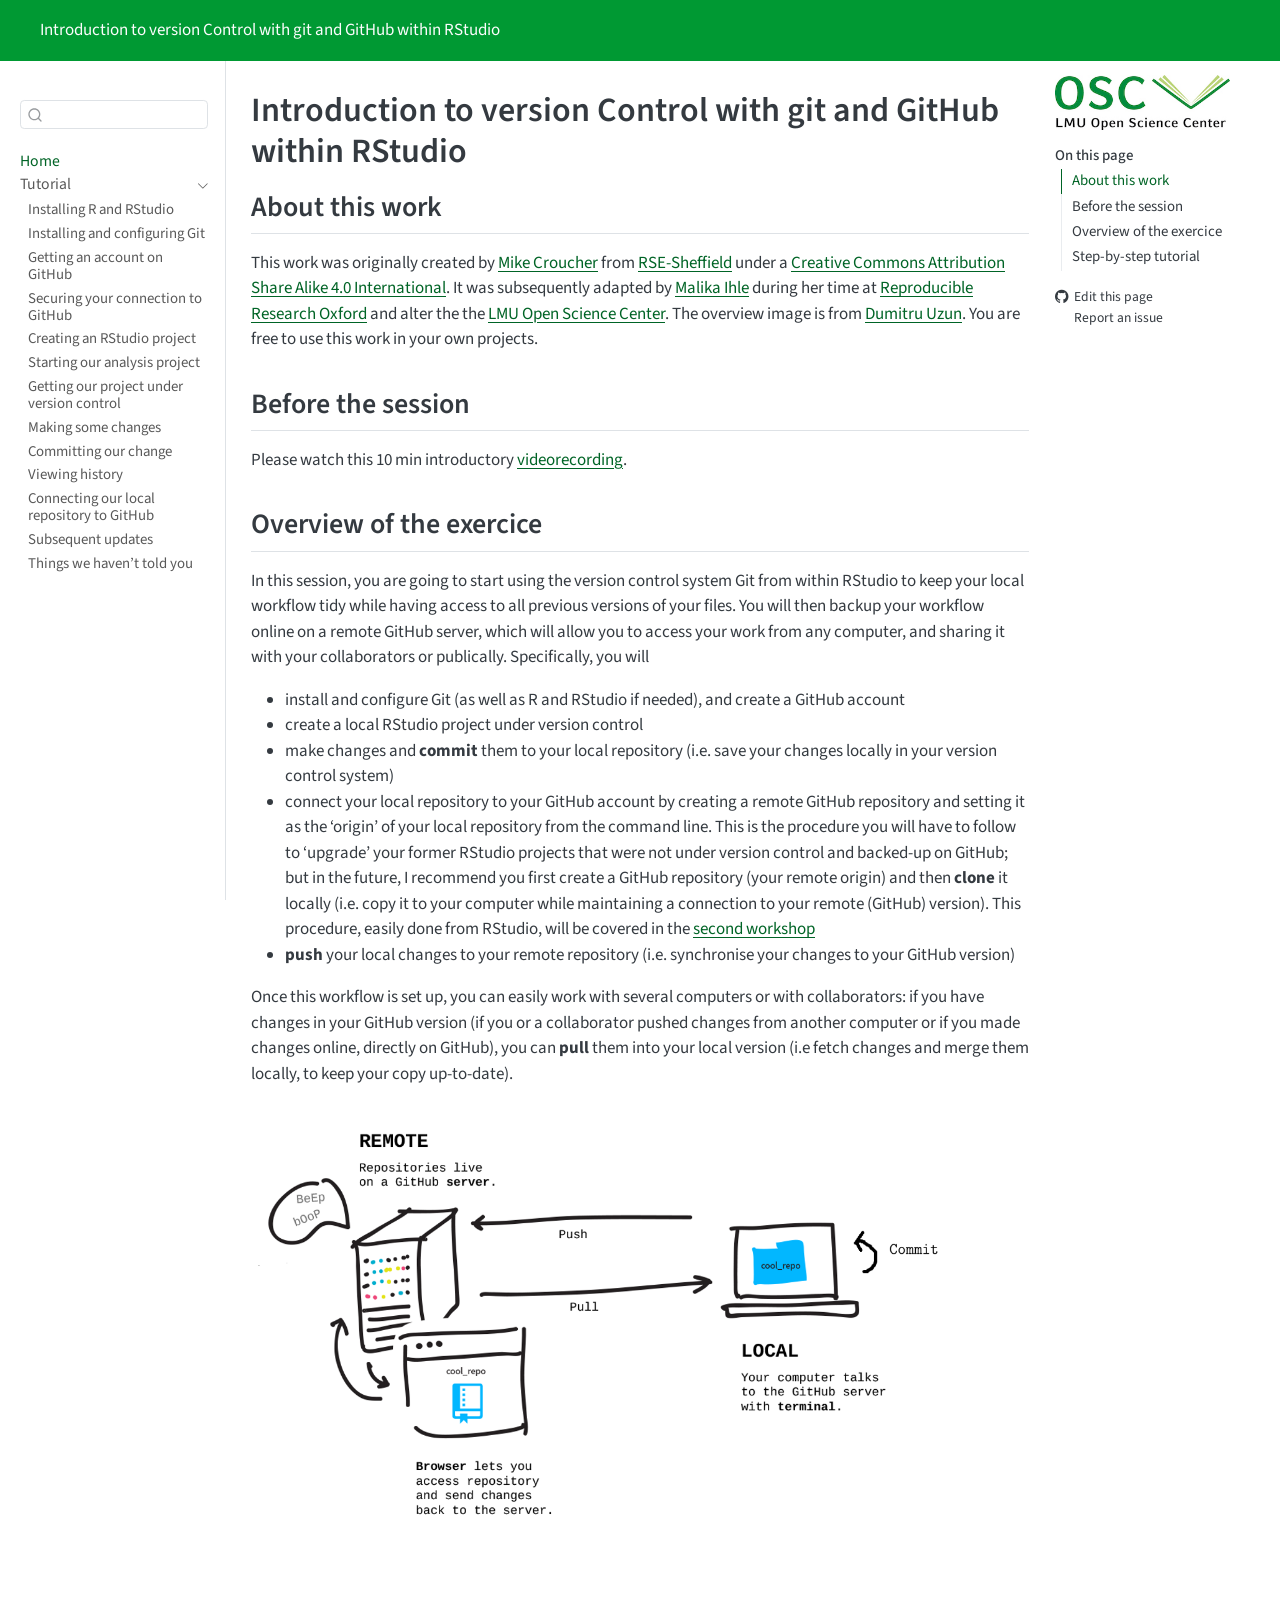
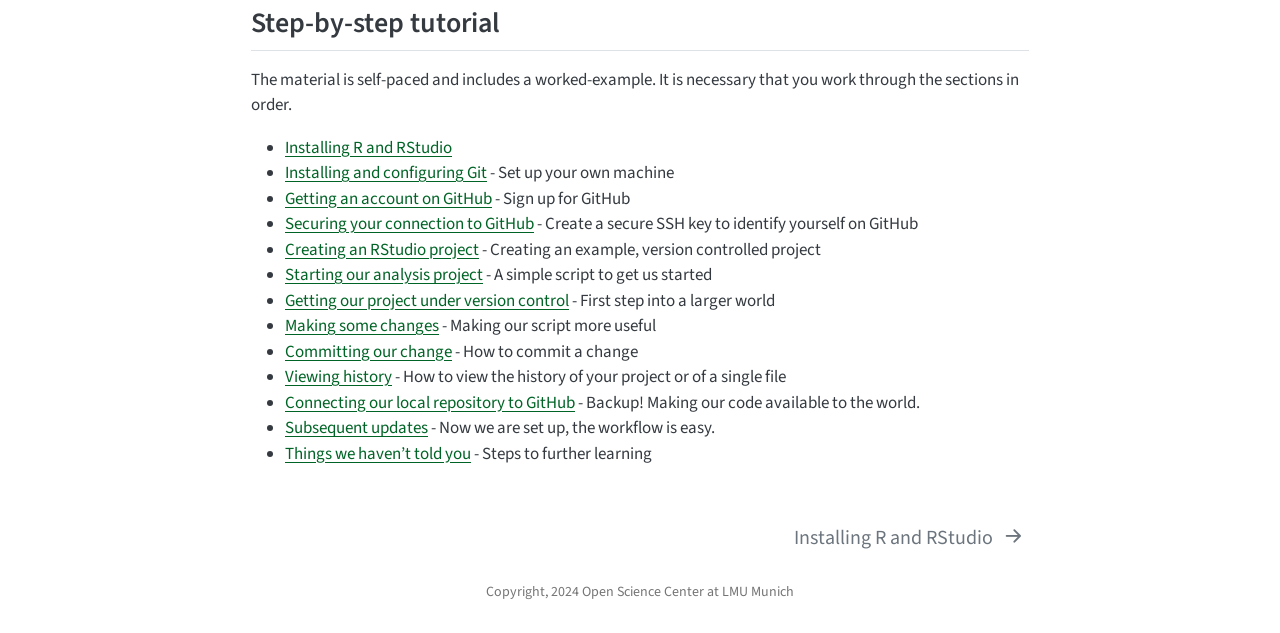
<file: index.html>
<!DOCTYPE html>
<html xmlns="http://www.w3.org/1999/xhtml" lang="en" xml:lang="en"><head>

<meta charset="utf-8">
<meta name="generator" content="quarto-1.5.57">

<meta name="viewport" content="width=device-width, initial-scale=1.0, user-scalable=yes">


<title>Introduction to version Control with git and GitHub within RStudio</title>
<style>
code{white-space: pre-wrap;}
span.smallcaps{font-variant: small-caps;}
div.columns{display: flex; gap: min(4vw, 1.5em);}
div.column{flex: auto; overflow-x: auto;}
div.hanging-indent{margin-left: 1.5em; text-indent: -1.5em;}
ul.task-list{list-style: none;}
ul.task-list li input[type="checkbox"] {
  width: 0.8em;
  margin: 0 0.8em 0.2em -1em; /* quarto-specific, see https://github.com/quarto-dev/quarto-cli/issues/4556 */ 
  vertical-align: middle;
}
</style>


<script src="site_libs/quarto-nav/quarto-nav.js"></script>
<script src="site_libs/quarto-nav/headroom.min.js"></script>
<script src="site_libs/clipboard/clipboard.min.js"></script>
<script src="site_libs/quarto-search/autocomplete.umd.js"></script>
<script src="site_libs/quarto-search/fuse.min.js"></script>
<script src="site_libs/quarto-search/quarto-search.js"></script>
<meta name="quarto:offset" content="./">
<link href="./installing_software.html" rel="next">
<link href="./assets/LMU-OSC_favicon.jpg" rel="icon" type="image/jpeg">
<script src="site_libs/quarto-html/quarto.js"></script>
<script src="site_libs/quarto-html/popper.min.js"></script>
<script src="site_libs/quarto-html/tippy.umd.min.js"></script>
<script src="site_libs/quarto-html/anchor.min.js"></script>
<link href="site_libs/quarto-html/tippy.css" rel="stylesheet">
<link href="site_libs/quarto-html/quarto-syntax-highlighting.css" rel="stylesheet" id="quarto-text-highlighting-styles">
<script src="site_libs/bootstrap/bootstrap.min.js"></script>
<link href="site_libs/bootstrap/bootstrap-icons.css" rel="stylesheet">
<link href="site_libs/bootstrap/bootstrap.min.css" rel="stylesheet" id="quarto-bootstrap" data-mode="light">
<script id="quarto-search-options" type="application/json">{
  "location": "sidebar",
  "copy-button": false,
  "collapse-after": 3,
  "panel-placement": "start",
  "type": "textbox",
  "limit": 50,
  "keyboard-shortcut": [
    "f",
    "/",
    "s"
  ],
  "language": {
    "search-no-results-text": "No results",
    "search-matching-documents-text": "matching documents",
    "search-copy-link-title": "Copy link to search",
    "search-hide-matches-text": "Hide additional matches",
    "search-more-match-text": "more match in this document",
    "search-more-matches-text": "more matches in this document",
    "search-clear-button-title": "Clear",
    "search-text-placeholder": "",
    "search-detached-cancel-button-title": "Cancel",
    "search-submit-button-title": "Submit",
    "search-label": "Search"
  }
}</script>


<link rel="stylesheet" href="styles.css">
</head>

<body class="nav-sidebar docked nav-fixed">

<div id="quarto-search-results"></div>
  <header id="quarto-header" class="headroom fixed-top">
    <nav class="navbar navbar-expand-lg " data-bs-theme="dark">
      <div class="navbar-container container-fluid">
          <button class="navbar-toggler" type="button" data-bs-toggle="collapse" data-bs-target="#navbarCollapse" aria-controls="navbarCollapse" role="menu" aria-expanded="false" aria-label="Toggle navigation" onclick="if (window.quartoToggleHeadroom) { window.quartoToggleHeadroom(); }">
  <span class="navbar-toggler-icon"></span>
</button>
          <div class="collapse navbar-collapse" id="navbarCollapse">
            <ul class="navbar-nav navbar-nav-scroll me-auto">
  <li class="nav-item">
    <a class="nav-link active" href="./index.html" aria-current="page"> 
<span class="menu-text">Introduction to version Control with git and GitHub within RStudio</span></a>
  </li>  
</ul>
          </div> <!-- /navcollapse -->
            <div class="quarto-navbar-tools">
</div>
      </div> <!-- /container-fluid -->
    </nav>
  <nav class="quarto-secondary-nav">
    <div class="container-fluid d-flex">
      <button type="button" class="quarto-btn-toggle btn" data-bs-toggle="collapse" role="button" data-bs-target=".quarto-sidebar-collapse-item" aria-controls="quarto-sidebar" aria-expanded="false" aria-label="Toggle sidebar navigation" onclick="if (window.quartoToggleHeadroom) { window.quartoToggleHeadroom(); }">
        <i class="bi bi-layout-text-sidebar-reverse"></i>
      </button>
        <nav class="quarto-page-breadcrumbs" aria-label="breadcrumb"><ol class="breadcrumb"><li class="breadcrumb-item"><a href="./index.html">Home</a></li></ol></nav>
        <a class="flex-grow-1" role="navigation" data-bs-toggle="collapse" data-bs-target=".quarto-sidebar-collapse-item" aria-controls="quarto-sidebar" aria-expanded="false" aria-label="Toggle sidebar navigation" onclick="if (window.quartoToggleHeadroom) { window.quartoToggleHeadroom(); }">      
        </a>
      <button type="button" class="btn quarto-search-button" aria-label="Search" onclick="window.quartoOpenSearch();">
        <i class="bi bi-search"></i>
      </button>
    </div>
  </nav>
</header>
<!-- content -->
<div id="quarto-content" class="quarto-container page-columns page-rows-contents page-layout-article page-navbar">
<!-- sidebar -->
  <nav id="quarto-sidebar" class="sidebar collapse collapse-horizontal quarto-sidebar-collapse-item sidebar-navigation docked overflow-auto">
        <div class="mt-2 flex-shrink-0 align-items-center">
        <div class="sidebar-search">
        <div id="quarto-search" class="" title="Search"></div>
        </div>
        </div>
    <div class="sidebar-menu-container"> 
    <ul class="list-unstyled mt-1">
        <li class="sidebar-item">
  <div class="sidebar-item-container"> 
  <a href="./index.html" class="sidebar-item-text sidebar-link active">
 <span class="menu-text">Home</span></a>
  </div>
</li>
        <li class="sidebar-item sidebar-item-section">
      <div class="sidebar-item-container"> 
            <a class="sidebar-item-text sidebar-link text-start" data-bs-toggle="collapse" data-bs-target="#quarto-sidebar-section-1" role="navigation" aria-expanded="true">
 <span class="menu-text">Tutorial</span></a>
          <a class="sidebar-item-toggle text-start" data-bs-toggle="collapse" data-bs-target="#quarto-sidebar-section-1" role="navigation" aria-expanded="true" aria-label="Toggle section">
            <i class="bi bi-chevron-right ms-2"></i>
          </a> 
      </div>
      <ul id="quarto-sidebar-section-1" class="collapse list-unstyled sidebar-section depth1 show">  
          <li class="sidebar-item">
  <div class="sidebar-item-container"> 
  <a href="./installing_software.html" class="sidebar-item-text sidebar-link">
 <span class="menu-text">Installing R and RStudio</span></a>
  </div>
</li>
          <li class="sidebar-item">
  <div class="sidebar-item-container"> 
  <a href="./installing_git.html" class="sidebar-item-text sidebar-link">
 <span class="menu-text">Installing and configuring Git</span></a>
  </div>
</li>
          <li class="sidebar-item">
  <div class="sidebar-item-container"> 
  <a href="./github.html" class="sidebar-item-text sidebar-link">
 <span class="menu-text">Getting an account on GitHub</span></a>
  </div>
</li>
          <li class="sidebar-item">
  <div class="sidebar-item-container"> 
  <a href="./SSH.html" class="sidebar-item-text sidebar-link">
 <span class="menu-text">Securing your connection to GitHub</span></a>
  </div>
</li>
          <li class="sidebar-item">
  <div class="sidebar-item-container"> 
  <a href="./rstudio_project.html" class="sidebar-item-text sidebar-link">
 <span class="menu-text">Creating an RStudio project</span></a>
  </div>
</li>
          <li class="sidebar-item">
  <div class="sidebar-item-container"> 
  <a href="./analysis_start.html" class="sidebar-item-text sidebar-link">
 <span class="menu-text">Starting our analysis project</span></a>
  </div>
</li>
          <li class="sidebar-item">
  <div class="sidebar-item-container"> 
  <a href="./version_control.html" class="sidebar-item-text sidebar-link">
 <span class="menu-text">Getting our project under version control</span></a>
  </div>
</li>
          <li class="sidebar-item">
  <div class="sidebar-item-container"> 
  <a href="./making_change.html" class="sidebar-item-text sidebar-link">
 <span class="menu-text">Making some changes</span></a>
  </div>
</li>
          <li class="sidebar-item">
  <div class="sidebar-item-container"> 
  <a href="./commit.html" class="sidebar-item-text sidebar-link">
 <span class="menu-text">Committing our change</span></a>
  </div>
</li>
          <li class="sidebar-item">
  <div class="sidebar-item-container"> 
  <a href="./viewing_history.html" class="sidebar-item-text sidebar-link">
 <span class="menu-text">Viewing history</span></a>
  </div>
</li>
          <li class="sidebar-item">
  <div class="sidebar-item-container"> 
  <a href="./github_sync.html" class="sidebar-item-text sidebar-link">
 <span class="menu-text">Connecting our local repository to GitHub</span></a>
  </div>
</li>
          <li class="sidebar-item">
  <div class="sidebar-item-container"> 
  <a href="./updates.html" class="sidebar-item-text sidebar-link">
 <span class="menu-text">Subsequent updates</span></a>
  </div>
</li>
          <li class="sidebar-item">
  <div class="sidebar-item-container"> 
  <a href="./next_steps.html" class="sidebar-item-text sidebar-link">
 <span class="menu-text">Things we haven’t told you</span></a>
  </div>
</li>
      </ul>
  </li>
    </ul>
    </div>
</nav>
<div id="quarto-sidebar-glass" class="quarto-sidebar-collapse-item" data-bs-toggle="collapse" data-bs-target=".quarto-sidebar-collapse-item"></div>
<!-- margin-sidebar -->
    <div id="quarto-margin-sidebar" class="sidebar margin-sidebar"><div class="quarto-margin-header"><div class="margin-header-item">
<p><img src=".\assets/LMU-OSC_logo.jpg" class="img-fluid" width="175"></p>
</div></div>
        <nav id="TOC" role="doc-toc" class="toc-active">
    <h2 id="toc-title">On this page</h2>
   
  <ul>
  <li><a href="#about-this-work" id="toc-about-this-work" class="nav-link active" data-scroll-target="#about-this-work">About this work</a></li>
  <li><a href="#before-the-session" id="toc-before-the-session" class="nav-link" data-scroll-target="#before-the-session">Before the session</a></li>
  <li><a href="#overview-of-the-exercice" id="toc-overview-of-the-exercice" class="nav-link" data-scroll-target="#overview-of-the-exercice">Overview of the exercice</a></li>
  <li><a href="#step-by-step-tutorial" id="toc-step-by-step-tutorial" class="nav-link" data-scroll-target="#step-by-step-tutorial">Step-by-step tutorial</a></li>
  </ul>
<div class="toc-actions"><ul><li><a href="https://github.com/sprocketsullivan/Introduction-RStudio-Git-GitHub_Berlin/edit/main/index.qmd" class="toc-action"><i class="bi bi-github"></i>Edit this page</a></li><li><a href="https://github.com/sprocketsullivan/Introduction-RStudio-Git-GitHub_Berlin/issues/new" class="toc-action"><i class="bi empty"></i>Report an issue</a></li></ul></div></nav>
    </div>
<!-- main -->
<main class="content" id="quarto-document-content">

<header id="title-block-header" class="quarto-title-block default">
<div class="quarto-title">
<h1 class="title">Introduction to version Control with git and GitHub within RStudio</h1>
</div>



<div class="quarto-title-meta">

    
  
    
  </div>
  


</header>


<section id="about-this-work" class="level2">
<h2 class="anchored" data-anchor-id="about-this-work">About this work</h2>
<p>This work was originally created by <a href="https://github.com/mikecroucher">Mike Croucher</a> from <a href="https://github.com/RSE-Sheffield">RSE-Sheffield</a> under a <a href="https://creativecommons.org/licenses/by-sa/4.0/legalcode">Creative Commons Attribution Share Alike 4.0 International</a>. It was subsequently adapted by <a href="https://www.osc.uni-muenchen.de/about_us/coordinator/index.html">Malika Ihle</a> during her time at <a href="https://ox.ukrn.org/">Reproducible Research Oxford</a> and alter the the <a href="https://www.osc.uni-muenchen.de/index.html">LMU Open Science Center</a>. The overview image is from <a href="https://duzun.me/tips/git">Dumitru Uzun</a>. You are free to use this work in your own projects.</p>
</section>
<section id="before-the-session" class="level2">
<h2 class="anchored" data-anchor-id="before-the-session">Before the session</h2>
<p>Please watch this 10 min introductory <a href="https://osf.io/dcqt9/">videorecording</a>.</p>
</section>
<section id="overview-of-the-exercice" class="level2">
<h2 class="anchored" data-anchor-id="overview-of-the-exercice">Overview of the exercice</h2>
<p>In this session, you are going to start using the version control system Git from within RStudio to keep your local workflow tidy while having access to all previous versions of your files. You will then backup your workflow online on a remote GitHub server, which will allow you to access your work from any computer, and sharing it with your collaborators or publically. Specifically, you will</p>
<ul>
<li>install and configure Git (as well as R and RStudio if needed), and create a GitHub account<br>
</li>
<li>create a local RStudio project under version control<br>
</li>
<li>make changes and <strong>commit</strong> them to your local repository (i.e.&nbsp;save your changes locally in your version control system)<br>
</li>
<li>connect your local repository to your GitHub account by creating a remote GitHub repository and setting it as the ‘origin’ of your local repository from the command line. This is the procedure you will have to follow to ‘upgrade’ your former RStudio projects that were not under version control and backed-up on GitHub; but in the future, I recommend you first create a GitHub repository (your remote origin) and then <strong>clone</strong> it locally (i.e.&nbsp;copy it to your computer while maintaining a connection to your remote (GitHub) version). This procedure, easily done from RStudio, will be covered in the <a href="https://lmu-osc.github.io/Collaborative-RStudio-GitHub/">second workshop</a><br>
</li>
<li><strong>push</strong> your local changes to your remote repository (i.e.&nbsp;synchronise your changes to your GitHub version)</li>
</ul>
<p>Once this workflow is set up, you can easily work with several computers or with collaborators: if you have changes in your GitHub version (if you or a collaborator pushed changes from another computer or if you made changes online, directly on GitHub), you can <strong>pull</strong> them into your local version (i.e fetch changes and merge them locally, to keep your copy up-to-date).</p>
<p><br> <img src="assets/GitHub-remote.png" width="750"><br>
<br></p>
</section>
<section id="step-by-step-tutorial" class="level2">
<h2 class="anchored" data-anchor-id="step-by-step-tutorial">Step-by-step tutorial</h2>
<p>The material is self-paced and includes a worked-example. It is necessary that you work through the sections in order.</p>
<ul>
<li><a href="./installing_software.html">Installing R and RStudio</a></li>
<li><a href="./installing_git.html">Installing and configuring Git</a> - Set up your own machine</li>
<li><a href="./github.html">Getting an account on GitHub</a> - Sign up for GitHub</li>
<li><a href="./SSH.html">Securing your connection to GitHub</a> - Create a secure SSH key to identify yourself on GitHub</li>
<li><a href="./rstudio_project.html">Creating an RStudio project</a> - Creating an example, version controlled project</li>
<li><a href="./analysis_start.html">Starting our analysis project</a> - A simple script to get us started</li>
<li><a href="./version_control.html">Getting our project under version control</a> - First step into a larger world</li>
<li><a href="./making_change.html">Making some changes</a> - Making our script more useful</li>
<li><a href="./commit.html">Committing our change</a> - How to commit a change</li>
<li><a href="./viewing_history.html">Viewing history</a> - How to view the history of your project or of a single file</li>
<li><a href="./github_sync.html">Connecting our local repository to GitHub</a> - Backup! Making our code available to the world.</li>
<li><a href="./updates.html">Subsequent updates</a> - Now we are set up, the workflow is easy.</li>
<li><a href="./next_steps.html">Things we haven’t told you</a> - Steps to further learning</li>
</ul>


</section>

</main> <!-- /main -->
<script id="quarto-html-after-body" type="application/javascript">
window.document.addEventListener("DOMContentLoaded", function (event) {
  const toggleBodyColorMode = (bsSheetEl) => {
    const mode = bsSheetEl.getAttribute("data-mode");
    const bodyEl = window.document.querySelector("body");
    if (mode === "dark") {
      bodyEl.classList.add("quarto-dark");
      bodyEl.classList.remove("quarto-light");
    } else {
      bodyEl.classList.add("quarto-light");
      bodyEl.classList.remove("quarto-dark");
    }
  }
  const toggleBodyColorPrimary = () => {
    const bsSheetEl = window.document.querySelector("link#quarto-bootstrap");
    if (bsSheetEl) {
      toggleBodyColorMode(bsSheetEl);
    }
  }
  toggleBodyColorPrimary();  
  const icon = "";
  const anchorJS = new window.AnchorJS();
  anchorJS.options = {
    placement: 'right',
    icon: icon
  };
  anchorJS.add('.anchored');
  const isCodeAnnotation = (el) => {
    for (const clz of el.classList) {
      if (clz.startsWith('code-annotation-')) {                     
        return true;
      }
    }
    return false;
  }
  const onCopySuccess = function(e) {
    // button target
    const button = e.trigger;
    // don't keep focus
    button.blur();
    // flash "checked"
    button.classList.add('code-copy-button-checked');
    var currentTitle = button.getAttribute("title");
    button.setAttribute("title", "Copied!");
    let tooltip;
    if (window.bootstrap) {
      button.setAttribute("data-bs-toggle", "tooltip");
      button.setAttribute("data-bs-placement", "left");
      button.setAttribute("data-bs-title", "Copied!");
      tooltip = new bootstrap.Tooltip(button, 
        { trigger: "manual", 
          customClass: "code-copy-button-tooltip",
          offset: [0, -8]});
      tooltip.show();    
    }
    setTimeout(function() {
      if (tooltip) {
        tooltip.hide();
        button.removeAttribute("data-bs-title");
        button.removeAttribute("data-bs-toggle");
        button.removeAttribute("data-bs-placement");
      }
      button.setAttribute("title", currentTitle);
      button.classList.remove('code-copy-button-checked');
    }, 1000);
    // clear code selection
    e.clearSelection();
  }
  const getTextToCopy = function(trigger) {
      const codeEl = trigger.previousElementSibling.cloneNode(true);
      for (const childEl of codeEl.children) {
        if (isCodeAnnotation(childEl)) {
          childEl.remove();
        }
      }
      return codeEl.innerText;
  }
  const clipboard = new window.ClipboardJS('.code-copy-button:not([data-in-quarto-modal])', {
    text: getTextToCopy
  });
  clipboard.on('success', onCopySuccess);
  if (window.document.getElementById('quarto-embedded-source-code-modal')) {
    // For code content inside modals, clipBoardJS needs to be initialized with a container option
    // TODO: Check when it could be a function (https://github.com/zenorocha/clipboard.js/issues/860)
    const clipboardModal = new window.ClipboardJS('.code-copy-button[data-in-quarto-modal]', {
      text: getTextToCopy,
      container: window.document.getElementById('quarto-embedded-source-code-modal')
    });
    clipboardModal.on('success', onCopySuccess);
  }
    var localhostRegex = new RegExp(/^(?:http|https):\/\/localhost\:?[0-9]*\//);
    var mailtoRegex = new RegExp(/^mailto:/);
      var filterRegex = new RegExp('/' + window.location.host + '/');
    var isInternal = (href) => {
        return filterRegex.test(href) || localhostRegex.test(href) || mailtoRegex.test(href);
    }
    // Inspect non-navigation links and adorn them if external
 	var links = window.document.querySelectorAll('a[href]:not(.nav-link):not(.navbar-brand):not(.toc-action):not(.sidebar-link):not(.sidebar-item-toggle):not(.pagination-link):not(.no-external):not([aria-hidden]):not(.dropdown-item):not(.quarto-navigation-tool):not(.about-link)');
    for (var i=0; i<links.length; i++) {
      const link = links[i];
      if (!isInternal(link.href)) {
        // undo the damage that might have been done by quarto-nav.js in the case of
        // links that we want to consider external
        if (link.dataset.originalHref !== undefined) {
          link.href = link.dataset.originalHref;
        }
      }
    }
  function tippyHover(el, contentFn, onTriggerFn, onUntriggerFn) {
    const config = {
      allowHTML: true,
      maxWidth: 500,
      delay: 100,
      arrow: false,
      appendTo: function(el) {
          return el.parentElement;
      },
      interactive: true,
      interactiveBorder: 10,
      theme: 'quarto',
      placement: 'bottom-start',
    };
    if (contentFn) {
      config.content = contentFn;
    }
    if (onTriggerFn) {
      config.onTrigger = onTriggerFn;
    }
    if (onUntriggerFn) {
      config.onUntrigger = onUntriggerFn;
    }
    window.tippy(el, config); 
  }
  const noterefs = window.document.querySelectorAll('a[role="doc-noteref"]');
  for (var i=0; i<noterefs.length; i++) {
    const ref = noterefs[i];
    tippyHover(ref, function() {
      // use id or data attribute instead here
      let href = ref.getAttribute('data-footnote-href') || ref.getAttribute('href');
      try { href = new URL(href).hash; } catch {}
      const id = href.replace(/^#\/?/, "");
      const note = window.document.getElementById(id);
      if (note) {
        return note.innerHTML;
      } else {
        return "";
      }
    });
  }
  const xrefs = window.document.querySelectorAll('a.quarto-xref');
  const processXRef = (id, note) => {
    // Strip column container classes
    const stripColumnClz = (el) => {
      el.classList.remove("page-full", "page-columns");
      if (el.children) {
        for (const child of el.children) {
          stripColumnClz(child);
        }
      }
    }
    stripColumnClz(note)
    if (id === null || id.startsWith('sec-')) {
      // Special case sections, only their first couple elements
      const container = document.createElement("div");
      if (note.children && note.children.length > 2) {
        container.appendChild(note.children[0].cloneNode(true));
        for (let i = 1; i < note.children.length; i++) {
          const child = note.children[i];
          if (child.tagName === "P" && child.innerText === "") {
            continue;
          } else {
            container.appendChild(child.cloneNode(true));
            break;
          }
        }
        if (window.Quarto?.typesetMath) {
          window.Quarto.typesetMath(container);
        }
        return container.innerHTML
      } else {
        if (window.Quarto?.typesetMath) {
          window.Quarto.typesetMath(note);
        }
        return note.innerHTML;
      }
    } else {
      // Remove any anchor links if they are present
      const anchorLink = note.querySelector('a.anchorjs-link');
      if (anchorLink) {
        anchorLink.remove();
      }
      if (window.Quarto?.typesetMath) {
        window.Quarto.typesetMath(note);
      }
      // TODO in 1.5, we should make sure this works without a callout special case
      if (note.classList.contains("callout")) {
        return note.outerHTML;
      } else {
        return note.innerHTML;
      }
    }
  }
  for (var i=0; i<xrefs.length; i++) {
    const xref = xrefs[i];
    tippyHover(xref, undefined, function(instance) {
      instance.disable();
      let url = xref.getAttribute('href');
      let hash = undefined; 
      if (url.startsWith('#')) {
        hash = url;
      } else {
        try { hash = new URL(url).hash; } catch {}
      }
      if (hash) {
        const id = hash.replace(/^#\/?/, "");
        const note = window.document.getElementById(id);
        if (note !== null) {
          try {
            const html = processXRef(id, note.cloneNode(true));
            instance.setContent(html);
          } finally {
            instance.enable();
            instance.show();
          }
        } else {
          // See if we can fetch this
          fetch(url.split('#')[0])
          .then(res => res.text())
          .then(html => {
            const parser = new DOMParser();
            const htmlDoc = parser.parseFromString(html, "text/html");
            const note = htmlDoc.getElementById(id);
            if (note !== null) {
              const html = processXRef(id, note);
              instance.setContent(html);
            } 
          }).finally(() => {
            instance.enable();
            instance.show();
          });
        }
      } else {
        // See if we can fetch a full url (with no hash to target)
        // This is a special case and we should probably do some content thinning / targeting
        fetch(url)
        .then(res => res.text())
        .then(html => {
          const parser = new DOMParser();
          const htmlDoc = parser.parseFromString(html, "text/html");
          const note = htmlDoc.querySelector('main.content');
          if (note !== null) {
            // This should only happen for chapter cross references
            // (since there is no id in the URL)
            // remove the first header
            if (note.children.length > 0 && note.children[0].tagName === "HEADER") {
              note.children[0].remove();
            }
            const html = processXRef(null, note);
            instance.setContent(html);
          } 
        }).finally(() => {
          instance.enable();
          instance.show();
        });
      }
    }, function(instance) {
    });
  }
      let selectedAnnoteEl;
      const selectorForAnnotation = ( cell, annotation) => {
        let cellAttr = 'data-code-cell="' + cell + '"';
        let lineAttr = 'data-code-annotation="' +  annotation + '"';
        const selector = 'span[' + cellAttr + '][' + lineAttr + ']';
        return selector;
      }
      const selectCodeLines = (annoteEl) => {
        const doc = window.document;
        const targetCell = annoteEl.getAttribute("data-target-cell");
        const targetAnnotation = annoteEl.getAttribute("data-target-annotation");
        const annoteSpan = window.document.querySelector(selectorForAnnotation(targetCell, targetAnnotation));
        const lines = annoteSpan.getAttribute("data-code-lines").split(",");
        const lineIds = lines.map((line) => {
          return targetCell + "-" + line;
        })
        let top = null;
        let height = null;
        let parent = null;
        if (lineIds.length > 0) {
            //compute the position of the single el (top and bottom and make a div)
            const el = window.document.getElementById(lineIds[0]);
            top = el.offsetTop;
            height = el.offsetHeight;
            parent = el.parentElement.parentElement;
          if (lineIds.length > 1) {
            const lastEl = window.document.getElementById(lineIds[lineIds.length - 1]);
            const bottom = lastEl.offsetTop + lastEl.offsetHeight;
            height = bottom - top;
          }
          if (top !== null && height !== null && parent !== null) {
            // cook up a div (if necessary) and position it 
            let div = window.document.getElementById("code-annotation-line-highlight");
            if (div === null) {
              div = window.document.createElement("div");
              div.setAttribute("id", "code-annotation-line-highlight");
              div.style.position = 'absolute';
              parent.appendChild(div);
            }
            div.style.top = top - 2 + "px";
            div.style.height = height + 4 + "px";
            div.style.left = 0;
            let gutterDiv = window.document.getElementById("code-annotation-line-highlight-gutter");
            if (gutterDiv === null) {
              gutterDiv = window.document.createElement("div");
              gutterDiv.setAttribute("id", "code-annotation-line-highlight-gutter");
              gutterDiv.style.position = 'absolute';
              const codeCell = window.document.getElementById(targetCell);
              const gutter = codeCell.querySelector('.code-annotation-gutter');
              gutter.appendChild(gutterDiv);
            }
            gutterDiv.style.top = top - 2 + "px";
            gutterDiv.style.height = height + 4 + "px";
          }
          selectedAnnoteEl = annoteEl;
        }
      };
      const unselectCodeLines = () => {
        const elementsIds = ["code-annotation-line-highlight", "code-annotation-line-highlight-gutter"];
        elementsIds.forEach((elId) => {
          const div = window.document.getElementById(elId);
          if (div) {
            div.remove();
          }
        });
        selectedAnnoteEl = undefined;
      };
        // Handle positioning of the toggle
    window.addEventListener(
      "resize",
      throttle(() => {
        elRect = undefined;
        if (selectedAnnoteEl) {
          selectCodeLines(selectedAnnoteEl);
        }
      }, 10)
    );
    function throttle(fn, ms) {
    let throttle = false;
    let timer;
      return (...args) => {
        if(!throttle) { // first call gets through
            fn.apply(this, args);
            throttle = true;
        } else { // all the others get throttled
            if(timer) clearTimeout(timer); // cancel #2
            timer = setTimeout(() => {
              fn.apply(this, args);
              timer = throttle = false;
            }, ms);
        }
      };
    }
      // Attach click handler to the DT
      const annoteDls = window.document.querySelectorAll('dt[data-target-cell]');
      for (const annoteDlNode of annoteDls) {
        annoteDlNode.addEventListener('click', (event) => {
          const clickedEl = event.target;
          if (clickedEl !== selectedAnnoteEl) {
            unselectCodeLines();
            const activeEl = window.document.querySelector('dt[data-target-cell].code-annotation-active');
            if (activeEl) {
              activeEl.classList.remove('code-annotation-active');
            }
            selectCodeLines(clickedEl);
            clickedEl.classList.add('code-annotation-active');
          } else {
            // Unselect the line
            unselectCodeLines();
            clickedEl.classList.remove('code-annotation-active');
          }
        });
      }
  const findCites = (el) => {
    const parentEl = el.parentElement;
    if (parentEl) {
      const cites = parentEl.dataset.cites;
      if (cites) {
        return {
          el,
          cites: cites.split(' ')
        };
      } else {
        return findCites(el.parentElement)
      }
    } else {
      return undefined;
    }
  };
  var bibliorefs = window.document.querySelectorAll('a[role="doc-biblioref"]');
  for (var i=0; i<bibliorefs.length; i++) {
    const ref = bibliorefs[i];
    const citeInfo = findCites(ref);
    if (citeInfo) {
      tippyHover(citeInfo.el, function() {
        var popup = window.document.createElement('div');
        citeInfo.cites.forEach(function(cite) {
          var citeDiv = window.document.createElement('div');
          citeDiv.classList.add('hanging-indent');
          citeDiv.classList.add('csl-entry');
          var biblioDiv = window.document.getElementById('ref-' + cite);
          if (biblioDiv) {
            citeDiv.innerHTML = biblioDiv.innerHTML;
          }
          popup.appendChild(citeDiv);
        });
        return popup.innerHTML;
      });
    }
  }
});
</script>
<nav class="page-navigation">
  <div class="nav-page nav-page-previous">
  </div>
  <div class="nav-page nav-page-next">
      <a href="./installing_software.html" class="pagination-link" aria-label="Installing R and RStudio">
        <span class="nav-page-text">Installing R and RStudio</span> <i class="bi bi-arrow-right-short"></i>
      </a>
  </div>
</nav>
</div> <!-- /content -->
<footer class="footer">
  <div class="nav-footer">
    <div class="nav-footer-left">
      &nbsp;
    </div>   
    <div class="nav-footer-center">
<p>Copyright, 2024 Open Science Center at LMU Munich</p>
<div class="toc-actions d-sm-block d-md-none"><ul><li><a href="https://github.com/sprocketsullivan/Introduction-RStudio-Git-GitHub_Berlin/edit/main/index.qmd" class="toc-action"><i class="bi bi-github"></i>Edit this page</a></li><li><a href="https://github.com/sprocketsullivan/Introduction-RStudio-Git-GitHub_Berlin/issues/new" class="toc-action"><i class="bi empty"></i>Report an issue</a></li></ul></div></div>
    <div class="nav-footer-right">
      &nbsp;
    </div>
  </div>
</footer>




</body></html>
</file>
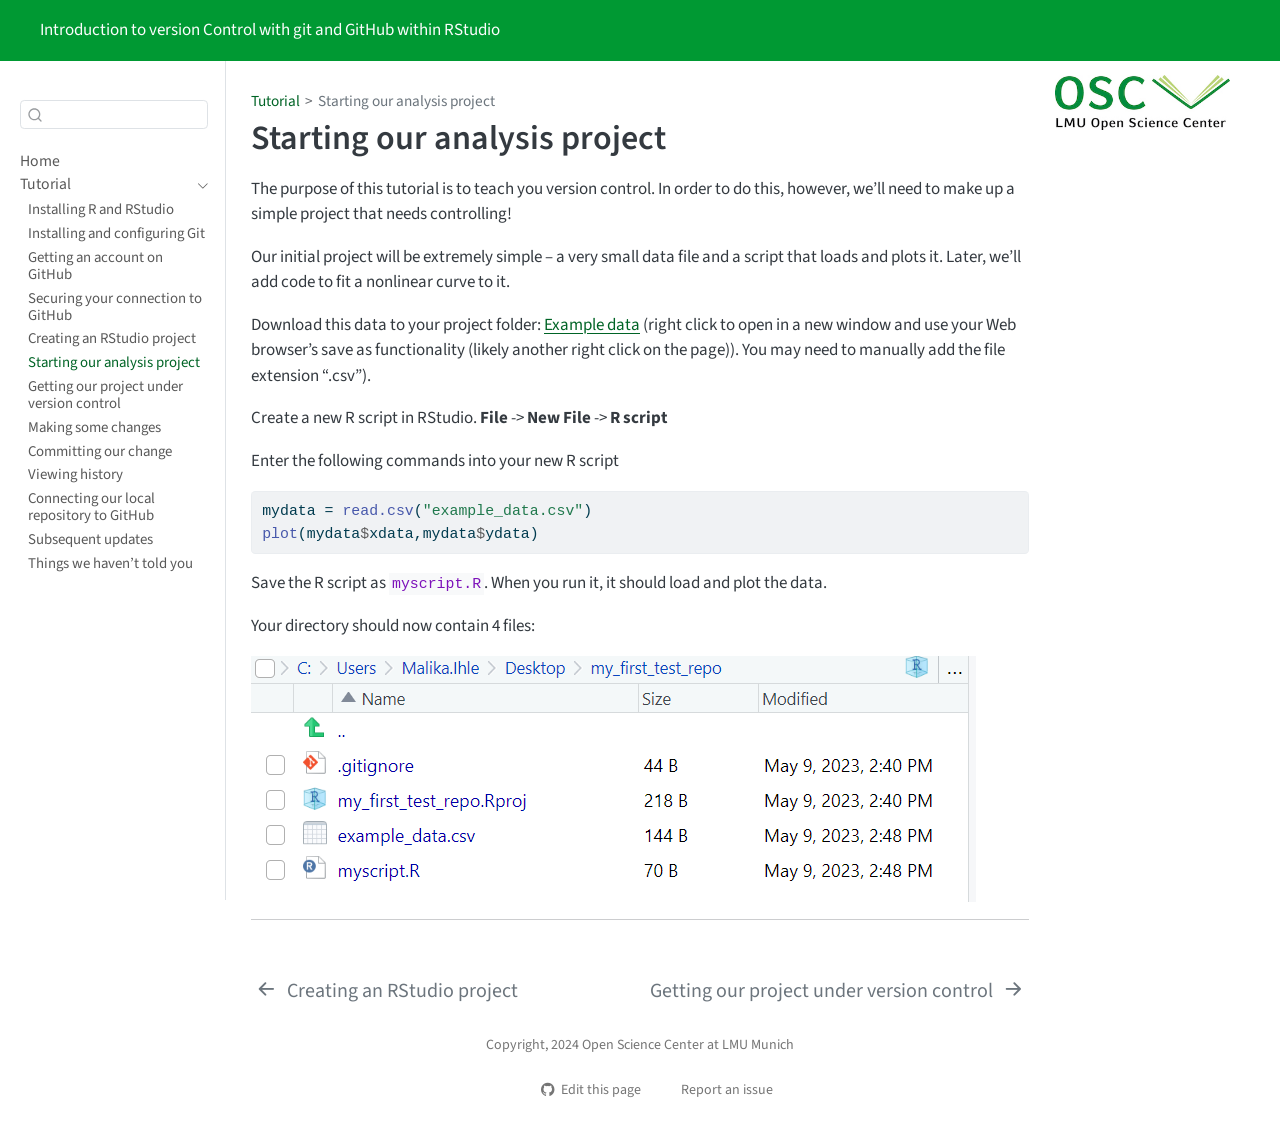
<file: analysis_start.html>
<!DOCTYPE html>
<html xmlns="http://www.w3.org/1999/xhtml" lang="en" xml:lang="en"><head>

<meta charset="utf-8">
<meta name="generator" content="quarto-1.5.57">

<meta name="viewport" content="width=device-width, initial-scale=1.0, user-scalable=yes">


<title>Starting our analysis project</title>
<style>
code{white-space: pre-wrap;}
span.smallcaps{font-variant: small-caps;}
div.columns{display: flex; gap: min(4vw, 1.5em);}
div.column{flex: auto; overflow-x: auto;}
div.hanging-indent{margin-left: 1.5em; text-indent: -1.5em;}
ul.task-list{list-style: none;}
ul.task-list li input[type="checkbox"] {
  width: 0.8em;
  margin: 0 0.8em 0.2em -1em; /* quarto-specific, see https://github.com/quarto-dev/quarto-cli/issues/4556 */ 
  vertical-align: middle;
}
/* CSS for syntax highlighting */
pre > code.sourceCode { white-space: pre; position: relative; }
pre > code.sourceCode > span { line-height: 1.25; }
pre > code.sourceCode > span:empty { height: 1.2em; }
.sourceCode { overflow: visible; }
code.sourceCode > span { color: inherit; text-decoration: inherit; }
div.sourceCode { margin: 1em 0; }
pre.sourceCode { margin: 0; }
@media screen {
div.sourceCode { overflow: auto; }
}
@media print {
pre > code.sourceCode { white-space: pre-wrap; }
pre > code.sourceCode > span { display: inline-block; text-indent: -5em; padding-left: 5em; }
}
pre.numberSource code
  { counter-reset: source-line 0; }
pre.numberSource code > span
  { position: relative; left: -4em; counter-increment: source-line; }
pre.numberSource code > span > a:first-child::before
  { content: counter(source-line);
    position: relative; left: -1em; text-align: right; vertical-align: baseline;
    border: none; display: inline-block;
    -webkit-touch-callout: none; -webkit-user-select: none;
    -khtml-user-select: none; -moz-user-select: none;
    -ms-user-select: none; user-select: none;
    padding: 0 4px; width: 4em;
  }
pre.numberSource { margin-left: 3em;  padding-left: 4px; }
div.sourceCode
  {   }
@media screen {
pre > code.sourceCode > span > a:first-child::before { text-decoration: underline; }
}
</style>


<script src="site_libs/quarto-nav/quarto-nav.js"></script>
<script src="site_libs/quarto-nav/headroom.min.js"></script>
<script src="site_libs/clipboard/clipboard.min.js"></script>
<script src="site_libs/quarto-search/autocomplete.umd.js"></script>
<script src="site_libs/quarto-search/fuse.min.js"></script>
<script src="site_libs/quarto-search/quarto-search.js"></script>
<meta name="quarto:offset" content="./">
<link href="./version_control.html" rel="next">
<link href="./rstudio_project.html" rel="prev">
<link href="./assets/LMU-OSC_favicon.jpg" rel="icon" type="image/jpeg">
<script src="site_libs/quarto-html/quarto.js"></script>
<script src="site_libs/quarto-html/popper.min.js"></script>
<script src="site_libs/quarto-html/tippy.umd.min.js"></script>
<script src="site_libs/quarto-html/anchor.min.js"></script>
<link href="site_libs/quarto-html/tippy.css" rel="stylesheet">
<link href="site_libs/quarto-html/quarto-syntax-highlighting.css" rel="stylesheet" id="quarto-text-highlighting-styles">
<script src="site_libs/bootstrap/bootstrap.min.js"></script>
<link href="site_libs/bootstrap/bootstrap-icons.css" rel="stylesheet">
<link href="site_libs/bootstrap/bootstrap.min.css" rel="stylesheet" id="quarto-bootstrap" data-mode="light">
<script id="quarto-search-options" type="application/json">{
  "location": "sidebar",
  "copy-button": false,
  "collapse-after": 3,
  "panel-placement": "start",
  "type": "textbox",
  "limit": 50,
  "keyboard-shortcut": [
    "f",
    "/",
    "s"
  ],
  "language": {
    "search-no-results-text": "No results",
    "search-matching-documents-text": "matching documents",
    "search-copy-link-title": "Copy link to search",
    "search-hide-matches-text": "Hide additional matches",
    "search-more-match-text": "more match in this document",
    "search-more-matches-text": "more matches in this document",
    "search-clear-button-title": "Clear",
    "search-text-placeholder": "",
    "search-detached-cancel-button-title": "Cancel",
    "search-submit-button-title": "Submit",
    "search-label": "Search"
  }
}</script>


<link rel="stylesheet" href="styles.css">
</head>

<body class="nav-sidebar docked nav-fixed">

<div id="quarto-search-results"></div>
  <header id="quarto-header" class="headroom fixed-top">
    <nav class="navbar navbar-expand-lg " data-bs-theme="dark">
      <div class="navbar-container container-fluid">
          <button class="navbar-toggler" type="button" data-bs-toggle="collapse" data-bs-target="#navbarCollapse" aria-controls="navbarCollapse" role="menu" aria-expanded="false" aria-label="Toggle navigation" onclick="if (window.quartoToggleHeadroom) { window.quartoToggleHeadroom(); }">
  <span class="navbar-toggler-icon"></span>
</button>
          <div class="collapse navbar-collapse" id="navbarCollapse">
            <ul class="navbar-nav navbar-nav-scroll me-auto">
  <li class="nav-item">
    <a class="nav-link active" href="./index.html" aria-current="page"> 
<span class="menu-text">Introduction to version Control with git and GitHub within RStudio</span></a>
  </li>  
</ul>
          </div> <!-- /navcollapse -->
            <div class="quarto-navbar-tools">
</div>
      </div> <!-- /container-fluid -->
    </nav>
  <nav class="quarto-secondary-nav">
    <div class="container-fluid d-flex">
      <button type="button" class="quarto-btn-toggle btn" data-bs-toggle="collapse" role="button" data-bs-target=".quarto-sidebar-collapse-item" aria-controls="quarto-sidebar" aria-expanded="false" aria-label="Toggle sidebar navigation" onclick="if (window.quartoToggleHeadroom) { window.quartoToggleHeadroom(); }">
        <i class="bi bi-layout-text-sidebar-reverse"></i>
      </button>
        <nav class="quarto-page-breadcrumbs" aria-label="breadcrumb"><ol class="breadcrumb"><li class="breadcrumb-item"><a href="./installing_software.html">Tutorial</a></li><li class="breadcrumb-item"><a href="./analysis_start.html">Starting our analysis project</a></li></ol></nav>
        <a class="flex-grow-1" role="navigation" data-bs-toggle="collapse" data-bs-target=".quarto-sidebar-collapse-item" aria-controls="quarto-sidebar" aria-expanded="false" aria-label="Toggle sidebar navigation" onclick="if (window.quartoToggleHeadroom) { window.quartoToggleHeadroom(); }">      
        </a>
      <button type="button" class="btn quarto-search-button" aria-label="Search" onclick="window.quartoOpenSearch();">
        <i class="bi bi-search"></i>
      </button>
    </div>
  </nav>
</header>
<!-- content -->
<div id="quarto-content" class="quarto-container page-columns page-rows-contents page-layout-article page-navbar">
<!-- sidebar -->
  <nav id="quarto-sidebar" class="sidebar collapse collapse-horizontal quarto-sidebar-collapse-item sidebar-navigation docked overflow-auto">
        <div class="mt-2 flex-shrink-0 align-items-center">
        <div class="sidebar-search">
        <div id="quarto-search" class="" title="Search"></div>
        </div>
        </div>
    <div class="sidebar-menu-container"> 
    <ul class="list-unstyled mt-1">
        <li class="sidebar-item">
  <div class="sidebar-item-container"> 
  <a href="./index.html" class="sidebar-item-text sidebar-link">
 <span class="menu-text">Home</span></a>
  </div>
</li>
        <li class="sidebar-item sidebar-item-section">
      <div class="sidebar-item-container"> 
            <a class="sidebar-item-text sidebar-link text-start" data-bs-toggle="collapse" data-bs-target="#quarto-sidebar-section-1" role="navigation" aria-expanded="true">
 <span class="menu-text">Tutorial</span></a>
          <a class="sidebar-item-toggle text-start" data-bs-toggle="collapse" data-bs-target="#quarto-sidebar-section-1" role="navigation" aria-expanded="true" aria-label="Toggle section">
            <i class="bi bi-chevron-right ms-2"></i>
          </a> 
      </div>
      <ul id="quarto-sidebar-section-1" class="collapse list-unstyled sidebar-section depth1 show">  
          <li class="sidebar-item">
  <div class="sidebar-item-container"> 
  <a href="./installing_software.html" class="sidebar-item-text sidebar-link">
 <span class="menu-text">Installing R and RStudio</span></a>
  </div>
</li>
          <li class="sidebar-item">
  <div class="sidebar-item-container"> 
  <a href="./installing_git.html" class="sidebar-item-text sidebar-link">
 <span class="menu-text">Installing and configuring Git</span></a>
  </div>
</li>
          <li class="sidebar-item">
  <div class="sidebar-item-container"> 
  <a href="./github.html" class="sidebar-item-text sidebar-link">
 <span class="menu-text">Getting an account on GitHub</span></a>
  </div>
</li>
          <li class="sidebar-item">
  <div class="sidebar-item-container"> 
  <a href="./SSH.html" class="sidebar-item-text sidebar-link">
 <span class="menu-text">Securing your connection to GitHub</span></a>
  </div>
</li>
          <li class="sidebar-item">
  <div class="sidebar-item-container"> 
  <a href="./rstudio_project.html" class="sidebar-item-text sidebar-link">
 <span class="menu-text">Creating an RStudio project</span></a>
  </div>
</li>
          <li class="sidebar-item">
  <div class="sidebar-item-container"> 
  <a href="./analysis_start.html" class="sidebar-item-text sidebar-link active">
 <span class="menu-text">Starting our analysis project</span></a>
  </div>
</li>
          <li class="sidebar-item">
  <div class="sidebar-item-container"> 
  <a href="./version_control.html" class="sidebar-item-text sidebar-link">
 <span class="menu-text">Getting our project under version control</span></a>
  </div>
</li>
          <li class="sidebar-item">
  <div class="sidebar-item-container"> 
  <a href="./making_change.html" class="sidebar-item-text sidebar-link">
 <span class="menu-text">Making some changes</span></a>
  </div>
</li>
          <li class="sidebar-item">
  <div class="sidebar-item-container"> 
  <a href="./commit.html" class="sidebar-item-text sidebar-link">
 <span class="menu-text">Committing our change</span></a>
  </div>
</li>
          <li class="sidebar-item">
  <div class="sidebar-item-container"> 
  <a href="./viewing_history.html" class="sidebar-item-text sidebar-link">
 <span class="menu-text">Viewing history</span></a>
  </div>
</li>
          <li class="sidebar-item">
  <div class="sidebar-item-container"> 
  <a href="./github_sync.html" class="sidebar-item-text sidebar-link">
 <span class="menu-text">Connecting our local repository to GitHub</span></a>
  </div>
</li>
          <li class="sidebar-item">
  <div class="sidebar-item-container"> 
  <a href="./updates.html" class="sidebar-item-text sidebar-link">
 <span class="menu-text">Subsequent updates</span></a>
  </div>
</li>
          <li class="sidebar-item">
  <div class="sidebar-item-container"> 
  <a href="./next_steps.html" class="sidebar-item-text sidebar-link">
 <span class="menu-text">Things we haven’t told you</span></a>
  </div>
</li>
      </ul>
  </li>
    </ul>
    </div>
</nav>
<div id="quarto-sidebar-glass" class="quarto-sidebar-collapse-item" data-bs-toggle="collapse" data-bs-target=".quarto-sidebar-collapse-item"></div>
<!-- margin-sidebar -->
    <div id="quarto-margin-sidebar" class="sidebar margin-sidebar"><div class="quarto-margin-header"><div class="margin-header-item">
<p><img src=".\assets/LMU-OSC_logo.jpg" class="img-fluid" width="175"></p>
</div></div>
        
    </div>
<!-- main -->
<main class="content" id="quarto-document-content">

<header id="title-block-header" class="quarto-title-block default"><nav class="quarto-page-breadcrumbs quarto-title-breadcrumbs d-none d-lg-block" aria-label="breadcrumb"><ol class="breadcrumb"><li class="breadcrumb-item"><a href="./installing_software.html">Tutorial</a></li><li class="breadcrumb-item"><a href="./analysis_start.html">Starting our analysis project</a></li></ol></nav>
<div class="quarto-title">
<h1 class="title">Starting our analysis project</h1>
</div>



<div class="quarto-title-meta">

    
  
    
  </div>
  


</header>


<p>The purpose of this tutorial is to teach you version control. In order to do this, however, we’ll need to make up a simple project that needs controlling!</p>
<p>Our initial project will be extremely simple – a very small data file and a script that loads and plots it. Later, we’ll add code to fit a nonlinear curve to it.</p>
<p>Download this data to your project folder: <a href="https://raw.githubusercontent.com/RSE-Sheffield/Code_cafe/master/example_data.csv">Example data</a> (right click to open in a new window and use your Web browser’s save as functionality (likely another right click on the page)). You may need to manually add the file extension “.csv”).</p>
<p>Create a new R script in RStudio. <strong>File</strong> -&gt; <strong>New File</strong> -&gt; <strong>R script</strong></p>
<p>Enter the following commands into your new R script</p>
<div class="sourceCode" id="cb1"><pre class="sourceCode r code-with-copy"><code class="sourceCode r"><span id="cb1-1"><a href="#cb1-1" aria-hidden="true" tabindex="-1"></a>mydata <span class="ot">=</span> <span class="fu">read.csv</span>(<span class="st">"example_data.csv"</span>)</span>
<span id="cb1-2"><a href="#cb1-2" aria-hidden="true" tabindex="-1"></a><span class="fu">plot</span>(mydata<span class="sc">$</span>xdata,mydata<span class="sc">$</span>ydata)</span></code><button title="Copy to Clipboard" class="code-copy-button"><i class="bi"></i></button></pre></div>
<p>Save the R script as <code>myscript.R</code>. When you run it, it should load and plot the data.</p>
<p>Your directory should now contain 4 files:</p>
<p><img src="./assets/file_list.png" class="img-fluid"></p>
<hr>



</main> <!-- /main -->
<script id="quarto-html-after-body" type="application/javascript">
window.document.addEventListener("DOMContentLoaded", function (event) {
  const toggleBodyColorMode = (bsSheetEl) => {
    const mode = bsSheetEl.getAttribute("data-mode");
    const bodyEl = window.document.querySelector("body");
    if (mode === "dark") {
      bodyEl.classList.add("quarto-dark");
      bodyEl.classList.remove("quarto-light");
    } else {
      bodyEl.classList.add("quarto-light");
      bodyEl.classList.remove("quarto-dark");
    }
  }
  const toggleBodyColorPrimary = () => {
    const bsSheetEl = window.document.querySelector("link#quarto-bootstrap");
    if (bsSheetEl) {
      toggleBodyColorMode(bsSheetEl);
    }
  }
  toggleBodyColorPrimary();  
  const icon = "";
  const anchorJS = new window.AnchorJS();
  anchorJS.options = {
    placement: 'right',
    icon: icon
  };
  anchorJS.add('.anchored');
  const isCodeAnnotation = (el) => {
    for (const clz of el.classList) {
      if (clz.startsWith('code-annotation-')) {                     
        return true;
      }
    }
    return false;
  }
  const onCopySuccess = function(e) {
    // button target
    const button = e.trigger;
    // don't keep focus
    button.blur();
    // flash "checked"
    button.classList.add('code-copy-button-checked');
    var currentTitle = button.getAttribute("title");
    button.setAttribute("title", "Copied!");
    let tooltip;
    if (window.bootstrap) {
      button.setAttribute("data-bs-toggle", "tooltip");
      button.setAttribute("data-bs-placement", "left");
      button.setAttribute("data-bs-title", "Copied!");
      tooltip = new bootstrap.Tooltip(button, 
        { trigger: "manual", 
          customClass: "code-copy-button-tooltip",
          offset: [0, -8]});
      tooltip.show();    
    }
    setTimeout(function() {
      if (tooltip) {
        tooltip.hide();
        button.removeAttribute("data-bs-title");
        button.removeAttribute("data-bs-toggle");
        button.removeAttribute("data-bs-placement");
      }
      button.setAttribute("title", currentTitle);
      button.classList.remove('code-copy-button-checked');
    }, 1000);
    // clear code selection
    e.clearSelection();
  }
  const getTextToCopy = function(trigger) {
      const codeEl = trigger.previousElementSibling.cloneNode(true);
      for (const childEl of codeEl.children) {
        if (isCodeAnnotation(childEl)) {
          childEl.remove();
        }
      }
      return codeEl.innerText;
  }
  const clipboard = new window.ClipboardJS('.code-copy-button:not([data-in-quarto-modal])', {
    text: getTextToCopy
  });
  clipboard.on('success', onCopySuccess);
  if (window.document.getElementById('quarto-embedded-source-code-modal')) {
    // For code content inside modals, clipBoardJS needs to be initialized with a container option
    // TODO: Check when it could be a function (https://github.com/zenorocha/clipboard.js/issues/860)
    const clipboardModal = new window.ClipboardJS('.code-copy-button[data-in-quarto-modal]', {
      text: getTextToCopy,
      container: window.document.getElementById('quarto-embedded-source-code-modal')
    });
    clipboardModal.on('success', onCopySuccess);
  }
    var localhostRegex = new RegExp(/^(?:http|https):\/\/localhost\:?[0-9]*\//);
    var mailtoRegex = new RegExp(/^mailto:/);
      var filterRegex = new RegExp('/' + window.location.host + '/');
    var isInternal = (href) => {
        return filterRegex.test(href) || localhostRegex.test(href) || mailtoRegex.test(href);
    }
    // Inspect non-navigation links and adorn them if external
 	var links = window.document.querySelectorAll('a[href]:not(.nav-link):not(.navbar-brand):not(.toc-action):not(.sidebar-link):not(.sidebar-item-toggle):not(.pagination-link):not(.no-external):not([aria-hidden]):not(.dropdown-item):not(.quarto-navigation-tool):not(.about-link)');
    for (var i=0; i<links.length; i++) {
      const link = links[i];
      if (!isInternal(link.href)) {
        // undo the damage that might have been done by quarto-nav.js in the case of
        // links that we want to consider external
        if (link.dataset.originalHref !== undefined) {
          link.href = link.dataset.originalHref;
        }
      }
    }
  function tippyHover(el, contentFn, onTriggerFn, onUntriggerFn) {
    const config = {
      allowHTML: true,
      maxWidth: 500,
      delay: 100,
      arrow: false,
      appendTo: function(el) {
          return el.parentElement;
      },
      interactive: true,
      interactiveBorder: 10,
      theme: 'quarto',
      placement: 'bottom-start',
    };
    if (contentFn) {
      config.content = contentFn;
    }
    if (onTriggerFn) {
      config.onTrigger = onTriggerFn;
    }
    if (onUntriggerFn) {
      config.onUntrigger = onUntriggerFn;
    }
    window.tippy(el, config); 
  }
  const noterefs = window.document.querySelectorAll('a[role="doc-noteref"]');
  for (var i=0; i<noterefs.length; i++) {
    const ref = noterefs[i];
    tippyHover(ref, function() {
      // use id or data attribute instead here
      let href = ref.getAttribute('data-footnote-href') || ref.getAttribute('href');
      try { href = new URL(href).hash; } catch {}
      const id = href.replace(/^#\/?/, "");
      const note = window.document.getElementById(id);
      if (note) {
        return note.innerHTML;
      } else {
        return "";
      }
    });
  }
  const xrefs = window.document.querySelectorAll('a.quarto-xref');
  const processXRef = (id, note) => {
    // Strip column container classes
    const stripColumnClz = (el) => {
      el.classList.remove("page-full", "page-columns");
      if (el.children) {
        for (const child of el.children) {
          stripColumnClz(child);
        }
      }
    }
    stripColumnClz(note)
    if (id === null || id.startsWith('sec-')) {
      // Special case sections, only their first couple elements
      const container = document.createElement("div");
      if (note.children && note.children.length > 2) {
        container.appendChild(note.children[0].cloneNode(true));
        for (let i = 1; i < note.children.length; i++) {
          const child = note.children[i];
          if (child.tagName === "P" && child.innerText === "") {
            continue;
          } else {
            container.appendChild(child.cloneNode(true));
            break;
          }
        }
        if (window.Quarto?.typesetMath) {
          window.Quarto.typesetMath(container);
        }
        return container.innerHTML
      } else {
        if (window.Quarto?.typesetMath) {
          window.Quarto.typesetMath(note);
        }
        return note.innerHTML;
      }
    } else {
      // Remove any anchor links if they are present
      const anchorLink = note.querySelector('a.anchorjs-link');
      if (anchorLink) {
        anchorLink.remove();
      }
      if (window.Quarto?.typesetMath) {
        window.Quarto.typesetMath(note);
      }
      // TODO in 1.5, we should make sure this works without a callout special case
      if (note.classList.contains("callout")) {
        return note.outerHTML;
      } else {
        return note.innerHTML;
      }
    }
  }
  for (var i=0; i<xrefs.length; i++) {
    const xref = xrefs[i];
    tippyHover(xref, undefined, function(instance) {
      instance.disable();
      let url = xref.getAttribute('href');
      let hash = undefined; 
      if (url.startsWith('#')) {
        hash = url;
      } else {
        try { hash = new URL(url).hash; } catch {}
      }
      if (hash) {
        const id = hash.replace(/^#\/?/, "");
        const note = window.document.getElementById(id);
        if (note !== null) {
          try {
            const html = processXRef(id, note.cloneNode(true));
            instance.setContent(html);
          } finally {
            instance.enable();
            instance.show();
          }
        } else {
          // See if we can fetch this
          fetch(url.split('#')[0])
          .then(res => res.text())
          .then(html => {
            const parser = new DOMParser();
            const htmlDoc = parser.parseFromString(html, "text/html");
            const note = htmlDoc.getElementById(id);
            if (note !== null) {
              const html = processXRef(id, note);
              instance.setContent(html);
            } 
          }).finally(() => {
            instance.enable();
            instance.show();
          });
        }
      } else {
        // See if we can fetch a full url (with no hash to target)
        // This is a special case and we should probably do some content thinning / targeting
        fetch(url)
        .then(res => res.text())
        .then(html => {
          const parser = new DOMParser();
          const htmlDoc = parser.parseFromString(html, "text/html");
          const note = htmlDoc.querySelector('main.content');
          if (note !== null) {
            // This should only happen for chapter cross references
            // (since there is no id in the URL)
            // remove the first header
            if (note.children.length > 0 && note.children[0].tagName === "HEADER") {
              note.children[0].remove();
            }
            const html = processXRef(null, note);
            instance.setContent(html);
          } 
        }).finally(() => {
          instance.enable();
          instance.show();
        });
      }
    }, function(instance) {
    });
  }
      let selectedAnnoteEl;
      const selectorForAnnotation = ( cell, annotation) => {
        let cellAttr = 'data-code-cell="' + cell + '"';
        let lineAttr = 'data-code-annotation="' +  annotation + '"';
        const selector = 'span[' + cellAttr + '][' + lineAttr + ']';
        return selector;
      }
      const selectCodeLines = (annoteEl) => {
        const doc = window.document;
        const targetCell = annoteEl.getAttribute("data-target-cell");
        const targetAnnotation = annoteEl.getAttribute("data-target-annotation");
        const annoteSpan = window.document.querySelector(selectorForAnnotation(targetCell, targetAnnotation));
        const lines = annoteSpan.getAttribute("data-code-lines").split(",");
        const lineIds = lines.map((line) => {
          return targetCell + "-" + line;
        })
        let top = null;
        let height = null;
        let parent = null;
        if (lineIds.length > 0) {
            //compute the position of the single el (top and bottom and make a div)
            const el = window.document.getElementById(lineIds[0]);
            top = el.offsetTop;
            height = el.offsetHeight;
            parent = el.parentElement.parentElement;
          if (lineIds.length > 1) {
            const lastEl = window.document.getElementById(lineIds[lineIds.length - 1]);
            const bottom = lastEl.offsetTop + lastEl.offsetHeight;
            height = bottom - top;
          }
          if (top !== null && height !== null && parent !== null) {
            // cook up a div (if necessary) and position it 
            let div = window.document.getElementById("code-annotation-line-highlight");
            if (div === null) {
              div = window.document.createElement("div");
              div.setAttribute("id", "code-annotation-line-highlight");
              div.style.position = 'absolute';
              parent.appendChild(div);
            }
            div.style.top = top - 2 + "px";
            div.style.height = height + 4 + "px";
            div.style.left = 0;
            let gutterDiv = window.document.getElementById("code-annotation-line-highlight-gutter");
            if (gutterDiv === null) {
              gutterDiv = window.document.createElement("div");
              gutterDiv.setAttribute("id", "code-annotation-line-highlight-gutter");
              gutterDiv.style.position = 'absolute';
              const codeCell = window.document.getElementById(targetCell);
              const gutter = codeCell.querySelector('.code-annotation-gutter');
              gutter.appendChild(gutterDiv);
            }
            gutterDiv.style.top = top - 2 + "px";
            gutterDiv.style.height = height + 4 + "px";
          }
          selectedAnnoteEl = annoteEl;
        }
      };
      const unselectCodeLines = () => {
        const elementsIds = ["code-annotation-line-highlight", "code-annotation-line-highlight-gutter"];
        elementsIds.forEach((elId) => {
          const div = window.document.getElementById(elId);
          if (div) {
            div.remove();
          }
        });
        selectedAnnoteEl = undefined;
      };
        // Handle positioning of the toggle
    window.addEventListener(
      "resize",
      throttle(() => {
        elRect = undefined;
        if (selectedAnnoteEl) {
          selectCodeLines(selectedAnnoteEl);
        }
      }, 10)
    );
    function throttle(fn, ms) {
    let throttle = false;
    let timer;
      return (...args) => {
        if(!throttle) { // first call gets through
            fn.apply(this, args);
            throttle = true;
        } else { // all the others get throttled
            if(timer) clearTimeout(timer); // cancel #2
            timer = setTimeout(() => {
              fn.apply(this, args);
              timer = throttle = false;
            }, ms);
        }
      };
    }
      // Attach click handler to the DT
      const annoteDls = window.document.querySelectorAll('dt[data-target-cell]');
      for (const annoteDlNode of annoteDls) {
        annoteDlNode.addEventListener('click', (event) => {
          const clickedEl = event.target;
          if (clickedEl !== selectedAnnoteEl) {
            unselectCodeLines();
            const activeEl = window.document.querySelector('dt[data-target-cell].code-annotation-active');
            if (activeEl) {
              activeEl.classList.remove('code-annotation-active');
            }
            selectCodeLines(clickedEl);
            clickedEl.classList.add('code-annotation-active');
          } else {
            // Unselect the line
            unselectCodeLines();
            clickedEl.classList.remove('code-annotation-active');
          }
        });
      }
  const findCites = (el) => {
    const parentEl = el.parentElement;
    if (parentEl) {
      const cites = parentEl.dataset.cites;
      if (cites) {
        return {
          el,
          cites: cites.split(' ')
        };
      } else {
        return findCites(el.parentElement)
      }
    } else {
      return undefined;
    }
  };
  var bibliorefs = window.document.querySelectorAll('a[role="doc-biblioref"]');
  for (var i=0; i<bibliorefs.length; i++) {
    const ref = bibliorefs[i];
    const citeInfo = findCites(ref);
    if (citeInfo) {
      tippyHover(citeInfo.el, function() {
        var popup = window.document.createElement('div');
        citeInfo.cites.forEach(function(cite) {
          var citeDiv = window.document.createElement('div');
          citeDiv.classList.add('hanging-indent');
          citeDiv.classList.add('csl-entry');
          var biblioDiv = window.document.getElementById('ref-' + cite);
          if (biblioDiv) {
            citeDiv.innerHTML = biblioDiv.innerHTML;
          }
          popup.appendChild(citeDiv);
        });
        return popup.innerHTML;
      });
    }
  }
});
</script>
<nav class="page-navigation">
  <div class="nav-page nav-page-previous">
      <a href="./rstudio_project.html" class="pagination-link" aria-label="Creating an RStudio project">
        <i class="bi bi-arrow-left-short"></i> <span class="nav-page-text">Creating an RStudio project</span>
      </a>          
  </div>
  <div class="nav-page nav-page-next">
      <a href="./version_control.html" class="pagination-link" aria-label="Getting our project under version control">
        <span class="nav-page-text">Getting our project under version control</span> <i class="bi bi-arrow-right-short"></i>
      </a>
  </div>
</nav>
</div> <!-- /content -->
<footer class="footer">
  <div class="nav-footer">
    <div class="nav-footer-left">
      &nbsp;
    </div>   
    <div class="nav-footer-center">
<p>Copyright, 2024 Open Science Center at LMU Munich</p>
<div class="toc-actions"><ul><li><a href="https://github.com/sprocketsullivan/Introduction-RStudio-Git-GitHub_Berlin/edit/main/analysis_start.qmd" class="toc-action"><i class="bi bi-github"></i>Edit this page</a></li><li><a href="https://github.com/sprocketsullivan/Introduction-RStudio-Git-GitHub_Berlin/issues/new" class="toc-action"><i class="bi empty"></i>Report an issue</a></li></ul></div></div>
    <div class="nav-footer-right">
      &nbsp;
    </div>
  </div>
</footer>




</body></html>
</file>
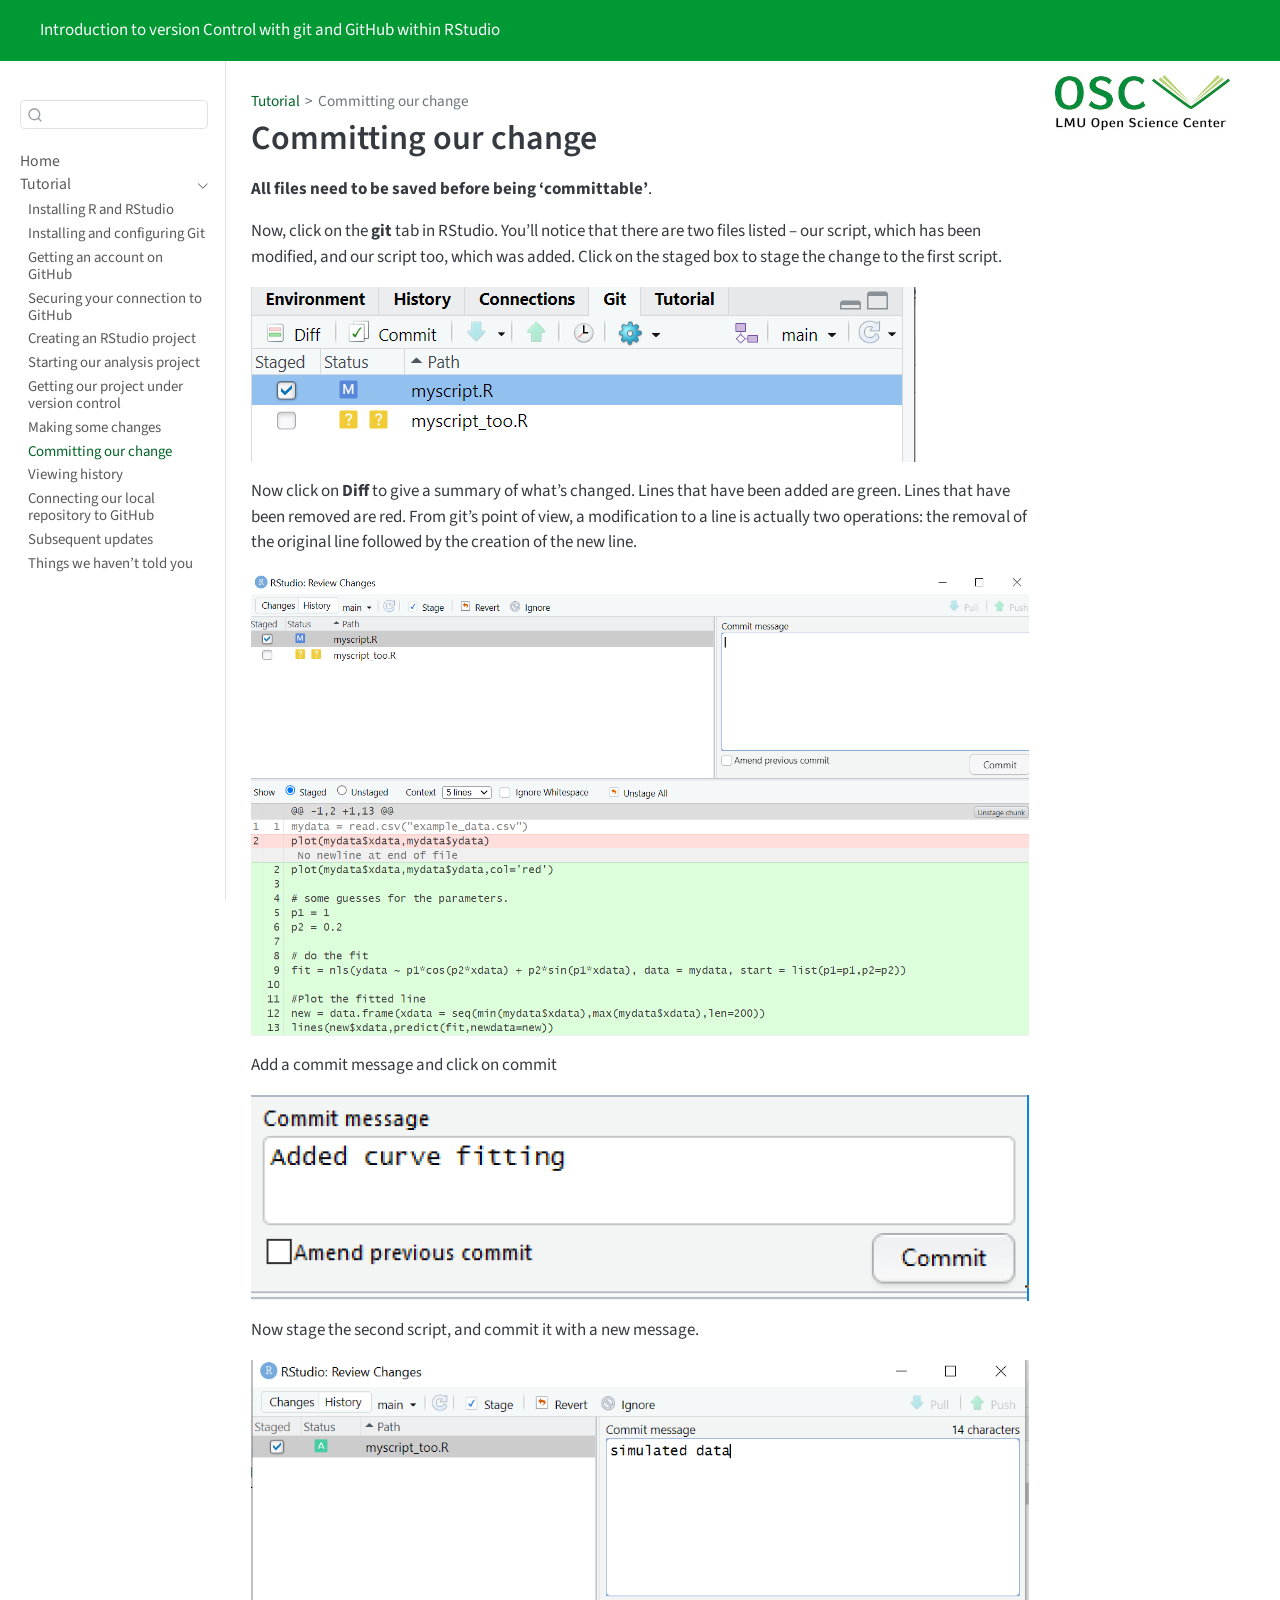
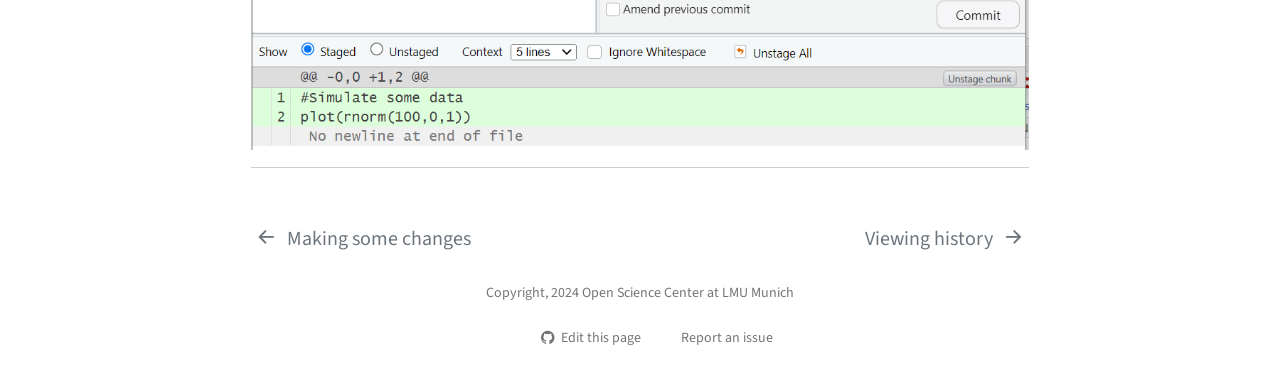
<file: commit.html>
<!DOCTYPE html>
<html xmlns="http://www.w3.org/1999/xhtml" lang="en" xml:lang="en"><head>

<meta charset="utf-8">
<meta name="generator" content="quarto-1.5.57">

<meta name="viewport" content="width=device-width, initial-scale=1.0, user-scalable=yes">


<title>Committing our change</title>
<style>
code{white-space: pre-wrap;}
span.smallcaps{font-variant: small-caps;}
div.columns{display: flex; gap: min(4vw, 1.5em);}
div.column{flex: auto; overflow-x: auto;}
div.hanging-indent{margin-left: 1.5em; text-indent: -1.5em;}
ul.task-list{list-style: none;}
ul.task-list li input[type="checkbox"] {
  width: 0.8em;
  margin: 0 0.8em 0.2em -1em; /* quarto-specific, see https://github.com/quarto-dev/quarto-cli/issues/4556 */ 
  vertical-align: middle;
}
</style>


<script src="site_libs/quarto-nav/quarto-nav.js"></script>
<script src="site_libs/quarto-nav/headroom.min.js"></script>
<script src="site_libs/clipboard/clipboard.min.js"></script>
<script src="site_libs/quarto-search/autocomplete.umd.js"></script>
<script src="site_libs/quarto-search/fuse.min.js"></script>
<script src="site_libs/quarto-search/quarto-search.js"></script>
<meta name="quarto:offset" content="./">
<link href="./viewing_history.html" rel="next">
<link href="./making_change.html" rel="prev">
<link href="./assets/LMU-OSC_favicon.jpg" rel="icon" type="image/jpeg">
<script src="site_libs/quarto-html/quarto.js"></script>
<script src="site_libs/quarto-html/popper.min.js"></script>
<script src="site_libs/quarto-html/tippy.umd.min.js"></script>
<script src="site_libs/quarto-html/anchor.min.js"></script>
<link href="site_libs/quarto-html/tippy.css" rel="stylesheet">
<link href="site_libs/quarto-html/quarto-syntax-highlighting.css" rel="stylesheet" id="quarto-text-highlighting-styles">
<script src="site_libs/bootstrap/bootstrap.min.js"></script>
<link href="site_libs/bootstrap/bootstrap-icons.css" rel="stylesheet">
<link href="site_libs/bootstrap/bootstrap.min.css" rel="stylesheet" id="quarto-bootstrap" data-mode="light">
<script id="quarto-search-options" type="application/json">{
  "location": "sidebar",
  "copy-button": false,
  "collapse-after": 3,
  "panel-placement": "start",
  "type": "textbox",
  "limit": 50,
  "keyboard-shortcut": [
    "f",
    "/",
    "s"
  ],
  "language": {
    "search-no-results-text": "No results",
    "search-matching-documents-text": "matching documents",
    "search-copy-link-title": "Copy link to search",
    "search-hide-matches-text": "Hide additional matches",
    "search-more-match-text": "more match in this document",
    "search-more-matches-text": "more matches in this document",
    "search-clear-button-title": "Clear",
    "search-text-placeholder": "",
    "search-detached-cancel-button-title": "Cancel",
    "search-submit-button-title": "Submit",
    "search-label": "Search"
  }
}</script>


<link rel="stylesheet" href="styles.css">
</head>

<body class="nav-sidebar docked nav-fixed">

<div id="quarto-search-results"></div>
  <header id="quarto-header" class="headroom fixed-top">
    <nav class="navbar navbar-expand-lg " data-bs-theme="dark">
      <div class="navbar-container container-fluid">
          <button class="navbar-toggler" type="button" data-bs-toggle="collapse" data-bs-target="#navbarCollapse" aria-controls="navbarCollapse" role="menu" aria-expanded="false" aria-label="Toggle navigation" onclick="if (window.quartoToggleHeadroom) { window.quartoToggleHeadroom(); }">
  <span class="navbar-toggler-icon"></span>
</button>
          <div class="collapse navbar-collapse" id="navbarCollapse">
            <ul class="navbar-nav navbar-nav-scroll me-auto">
  <li class="nav-item">
    <a class="nav-link active" href="./index.html" aria-current="page"> 
<span class="menu-text">Introduction to version Control with git and GitHub within RStudio</span></a>
  </li>  
</ul>
          </div> <!-- /navcollapse -->
            <div class="quarto-navbar-tools">
</div>
      </div> <!-- /container-fluid -->
    </nav>
  <nav class="quarto-secondary-nav">
    <div class="container-fluid d-flex">
      <button type="button" class="quarto-btn-toggle btn" data-bs-toggle="collapse" role="button" data-bs-target=".quarto-sidebar-collapse-item" aria-controls="quarto-sidebar" aria-expanded="false" aria-label="Toggle sidebar navigation" onclick="if (window.quartoToggleHeadroom) { window.quartoToggleHeadroom(); }">
        <i class="bi bi-layout-text-sidebar-reverse"></i>
      </button>
        <nav class="quarto-page-breadcrumbs" aria-label="breadcrumb"><ol class="breadcrumb"><li class="breadcrumb-item"><a href="./installing_software.html">Tutorial</a></li><li class="breadcrumb-item"><a href="./commit.html">Committing our change</a></li></ol></nav>
        <a class="flex-grow-1" role="navigation" data-bs-toggle="collapse" data-bs-target=".quarto-sidebar-collapse-item" aria-controls="quarto-sidebar" aria-expanded="false" aria-label="Toggle sidebar navigation" onclick="if (window.quartoToggleHeadroom) { window.quartoToggleHeadroom(); }">      
        </a>
      <button type="button" class="btn quarto-search-button" aria-label="Search" onclick="window.quartoOpenSearch();">
        <i class="bi bi-search"></i>
      </button>
    </div>
  </nav>
</header>
<!-- content -->
<div id="quarto-content" class="quarto-container page-columns page-rows-contents page-layout-article page-navbar">
<!-- sidebar -->
  <nav id="quarto-sidebar" class="sidebar collapse collapse-horizontal quarto-sidebar-collapse-item sidebar-navigation docked overflow-auto">
        <div class="mt-2 flex-shrink-0 align-items-center">
        <div class="sidebar-search">
        <div id="quarto-search" class="" title="Search"></div>
        </div>
        </div>
    <div class="sidebar-menu-container"> 
    <ul class="list-unstyled mt-1">
        <li class="sidebar-item">
  <div class="sidebar-item-container"> 
  <a href="./index.html" class="sidebar-item-text sidebar-link">
 <span class="menu-text">Home</span></a>
  </div>
</li>
        <li class="sidebar-item sidebar-item-section">
      <div class="sidebar-item-container"> 
            <a class="sidebar-item-text sidebar-link text-start" data-bs-toggle="collapse" data-bs-target="#quarto-sidebar-section-1" role="navigation" aria-expanded="true">
 <span class="menu-text">Tutorial</span></a>
          <a class="sidebar-item-toggle text-start" data-bs-toggle="collapse" data-bs-target="#quarto-sidebar-section-1" role="navigation" aria-expanded="true" aria-label="Toggle section">
            <i class="bi bi-chevron-right ms-2"></i>
          </a> 
      </div>
      <ul id="quarto-sidebar-section-1" class="collapse list-unstyled sidebar-section depth1 show">  
          <li class="sidebar-item">
  <div class="sidebar-item-container"> 
  <a href="./installing_software.html" class="sidebar-item-text sidebar-link">
 <span class="menu-text">Installing R and RStudio</span></a>
  </div>
</li>
          <li class="sidebar-item">
  <div class="sidebar-item-container"> 
  <a href="./installing_git.html" class="sidebar-item-text sidebar-link">
 <span class="menu-text">Installing and configuring Git</span></a>
  </div>
</li>
          <li class="sidebar-item">
  <div class="sidebar-item-container"> 
  <a href="./github.html" class="sidebar-item-text sidebar-link">
 <span class="menu-text">Getting an account on GitHub</span></a>
  </div>
</li>
          <li class="sidebar-item">
  <div class="sidebar-item-container"> 
  <a href="./SSH.html" class="sidebar-item-text sidebar-link">
 <span class="menu-text">Securing your connection to GitHub</span></a>
  </div>
</li>
          <li class="sidebar-item">
  <div class="sidebar-item-container"> 
  <a href="./rstudio_project.html" class="sidebar-item-text sidebar-link">
 <span class="menu-text">Creating an RStudio project</span></a>
  </div>
</li>
          <li class="sidebar-item">
  <div class="sidebar-item-container"> 
  <a href="./analysis_start.html" class="sidebar-item-text sidebar-link">
 <span class="menu-text">Starting our analysis project</span></a>
  </div>
</li>
          <li class="sidebar-item">
  <div class="sidebar-item-container"> 
  <a href="./version_control.html" class="sidebar-item-text sidebar-link">
 <span class="menu-text">Getting our project under version control</span></a>
  </div>
</li>
          <li class="sidebar-item">
  <div class="sidebar-item-container"> 
  <a href="./making_change.html" class="sidebar-item-text sidebar-link">
 <span class="menu-text">Making some changes</span></a>
  </div>
</li>
          <li class="sidebar-item">
  <div class="sidebar-item-container"> 
  <a href="./commit.html" class="sidebar-item-text sidebar-link active">
 <span class="menu-text">Committing our change</span></a>
  </div>
</li>
          <li class="sidebar-item">
  <div class="sidebar-item-container"> 
  <a href="./viewing_history.html" class="sidebar-item-text sidebar-link">
 <span class="menu-text">Viewing history</span></a>
  </div>
</li>
          <li class="sidebar-item">
  <div class="sidebar-item-container"> 
  <a href="./github_sync.html" class="sidebar-item-text sidebar-link">
 <span class="menu-text">Connecting our local repository to GitHub</span></a>
  </div>
</li>
          <li class="sidebar-item">
  <div class="sidebar-item-container"> 
  <a href="./updates.html" class="sidebar-item-text sidebar-link">
 <span class="menu-text">Subsequent updates</span></a>
  </div>
</li>
          <li class="sidebar-item">
  <div class="sidebar-item-container"> 
  <a href="./next_steps.html" class="sidebar-item-text sidebar-link">
 <span class="menu-text">Things we haven’t told you</span></a>
  </div>
</li>
      </ul>
  </li>
    </ul>
    </div>
</nav>
<div id="quarto-sidebar-glass" class="quarto-sidebar-collapse-item" data-bs-toggle="collapse" data-bs-target=".quarto-sidebar-collapse-item"></div>
<!-- margin-sidebar -->
    <div id="quarto-margin-sidebar" class="sidebar margin-sidebar"><div class="quarto-margin-header"><div class="margin-header-item">
<p><img src=".\assets/LMU-OSC_logo.jpg" class="img-fluid" width="175"></p>
</div></div>
        
    </div>
<!-- main -->
<main class="content" id="quarto-document-content">

<header id="title-block-header" class="quarto-title-block default"><nav class="quarto-page-breadcrumbs quarto-title-breadcrumbs d-none d-lg-block" aria-label="breadcrumb"><ol class="breadcrumb"><li class="breadcrumb-item"><a href="./installing_software.html">Tutorial</a></li><li class="breadcrumb-item"><a href="./commit.html">Committing our change</a></li></ol></nav>
<div class="quarto-title">
<h1 class="title">Committing our change</h1>
</div>



<div class="quarto-title-meta">

    
  
    
  </div>
  


</header>


<p><strong>All files need to be saved before being ‘committable’</strong>.</p>
<p>Now, click on the <strong>git</strong> tab in RStudio. You’ll notice that there are two files listed – our script, which has been modified, and our script too, which was added. Click on the staged box to stage the change to the first script.</p>
<p><img src="./assets/git_changed.png" class="img-fluid"></p>
<p>Now click on <strong>Diff</strong> to give a summary of what’s changed. Lines that have been added are green. Lines that have been removed are red. From git’s point of view, a modification to a line is actually two operations: the removal of the original line followed by the creation of the new line.</p>
<p><img src="./assets/git_diff.png" class="img-fluid"></p>
<p>Add a commit message and click on commit</p>
<p><img src="./assets/git_commit_message2.png" class="img-fluid"></p>
<p>Now stage the second script, and commit it with a new message.</p>
<p><img src="./assets/git_commit_message3.png" class="img-fluid"></p>
<hr>



</main> <!-- /main -->
<script id="quarto-html-after-body" type="application/javascript">
window.document.addEventListener("DOMContentLoaded", function (event) {
  const toggleBodyColorMode = (bsSheetEl) => {
    const mode = bsSheetEl.getAttribute("data-mode");
    const bodyEl = window.document.querySelector("body");
    if (mode === "dark") {
      bodyEl.classList.add("quarto-dark");
      bodyEl.classList.remove("quarto-light");
    } else {
      bodyEl.classList.add("quarto-light");
      bodyEl.classList.remove("quarto-dark");
    }
  }
  const toggleBodyColorPrimary = () => {
    const bsSheetEl = window.document.querySelector("link#quarto-bootstrap");
    if (bsSheetEl) {
      toggleBodyColorMode(bsSheetEl);
    }
  }
  toggleBodyColorPrimary();  
  const icon = "";
  const anchorJS = new window.AnchorJS();
  anchorJS.options = {
    placement: 'right',
    icon: icon
  };
  anchorJS.add('.anchored');
  const isCodeAnnotation = (el) => {
    for (const clz of el.classList) {
      if (clz.startsWith('code-annotation-')) {                     
        return true;
      }
    }
    return false;
  }
  const onCopySuccess = function(e) {
    // button target
    const button = e.trigger;
    // don't keep focus
    button.blur();
    // flash "checked"
    button.classList.add('code-copy-button-checked');
    var currentTitle = button.getAttribute("title");
    button.setAttribute("title", "Copied!");
    let tooltip;
    if (window.bootstrap) {
      button.setAttribute("data-bs-toggle", "tooltip");
      button.setAttribute("data-bs-placement", "left");
      button.setAttribute("data-bs-title", "Copied!");
      tooltip = new bootstrap.Tooltip(button, 
        { trigger: "manual", 
          customClass: "code-copy-button-tooltip",
          offset: [0, -8]});
      tooltip.show();    
    }
    setTimeout(function() {
      if (tooltip) {
        tooltip.hide();
        button.removeAttribute("data-bs-title");
        button.removeAttribute("data-bs-toggle");
        button.removeAttribute("data-bs-placement");
      }
      button.setAttribute("title", currentTitle);
      button.classList.remove('code-copy-button-checked');
    }, 1000);
    // clear code selection
    e.clearSelection();
  }
  const getTextToCopy = function(trigger) {
      const codeEl = trigger.previousElementSibling.cloneNode(true);
      for (const childEl of codeEl.children) {
        if (isCodeAnnotation(childEl)) {
          childEl.remove();
        }
      }
      return codeEl.innerText;
  }
  const clipboard = new window.ClipboardJS('.code-copy-button:not([data-in-quarto-modal])', {
    text: getTextToCopy
  });
  clipboard.on('success', onCopySuccess);
  if (window.document.getElementById('quarto-embedded-source-code-modal')) {
    // For code content inside modals, clipBoardJS needs to be initialized with a container option
    // TODO: Check when it could be a function (https://github.com/zenorocha/clipboard.js/issues/860)
    const clipboardModal = new window.ClipboardJS('.code-copy-button[data-in-quarto-modal]', {
      text: getTextToCopy,
      container: window.document.getElementById('quarto-embedded-source-code-modal')
    });
    clipboardModal.on('success', onCopySuccess);
  }
    var localhostRegex = new RegExp(/^(?:http|https):\/\/localhost\:?[0-9]*\//);
    var mailtoRegex = new RegExp(/^mailto:/);
      var filterRegex = new RegExp('/' + window.location.host + '/');
    var isInternal = (href) => {
        return filterRegex.test(href) || localhostRegex.test(href) || mailtoRegex.test(href);
    }
    // Inspect non-navigation links and adorn them if external
 	var links = window.document.querySelectorAll('a[href]:not(.nav-link):not(.navbar-brand):not(.toc-action):not(.sidebar-link):not(.sidebar-item-toggle):not(.pagination-link):not(.no-external):not([aria-hidden]):not(.dropdown-item):not(.quarto-navigation-tool):not(.about-link)');
    for (var i=0; i<links.length; i++) {
      const link = links[i];
      if (!isInternal(link.href)) {
        // undo the damage that might have been done by quarto-nav.js in the case of
        // links that we want to consider external
        if (link.dataset.originalHref !== undefined) {
          link.href = link.dataset.originalHref;
        }
      }
    }
  function tippyHover(el, contentFn, onTriggerFn, onUntriggerFn) {
    const config = {
      allowHTML: true,
      maxWidth: 500,
      delay: 100,
      arrow: false,
      appendTo: function(el) {
          return el.parentElement;
      },
      interactive: true,
      interactiveBorder: 10,
      theme: 'quarto',
      placement: 'bottom-start',
    };
    if (contentFn) {
      config.content = contentFn;
    }
    if (onTriggerFn) {
      config.onTrigger = onTriggerFn;
    }
    if (onUntriggerFn) {
      config.onUntrigger = onUntriggerFn;
    }
    window.tippy(el, config); 
  }
  const noterefs = window.document.querySelectorAll('a[role="doc-noteref"]');
  for (var i=0; i<noterefs.length; i++) {
    const ref = noterefs[i];
    tippyHover(ref, function() {
      // use id or data attribute instead here
      let href = ref.getAttribute('data-footnote-href') || ref.getAttribute('href');
      try { href = new URL(href).hash; } catch {}
      const id = href.replace(/^#\/?/, "");
      const note = window.document.getElementById(id);
      if (note) {
        return note.innerHTML;
      } else {
        return "";
      }
    });
  }
  const xrefs = window.document.querySelectorAll('a.quarto-xref');
  const processXRef = (id, note) => {
    // Strip column container classes
    const stripColumnClz = (el) => {
      el.classList.remove("page-full", "page-columns");
      if (el.children) {
        for (const child of el.children) {
          stripColumnClz(child);
        }
      }
    }
    stripColumnClz(note)
    if (id === null || id.startsWith('sec-')) {
      // Special case sections, only their first couple elements
      const container = document.createElement("div");
      if (note.children && note.children.length > 2) {
        container.appendChild(note.children[0].cloneNode(true));
        for (let i = 1; i < note.children.length; i++) {
          const child = note.children[i];
          if (child.tagName === "P" && child.innerText === "") {
            continue;
          } else {
            container.appendChild(child.cloneNode(true));
            break;
          }
        }
        if (window.Quarto?.typesetMath) {
          window.Quarto.typesetMath(container);
        }
        return container.innerHTML
      } else {
        if (window.Quarto?.typesetMath) {
          window.Quarto.typesetMath(note);
        }
        return note.innerHTML;
      }
    } else {
      // Remove any anchor links if they are present
      const anchorLink = note.querySelector('a.anchorjs-link');
      if (anchorLink) {
        anchorLink.remove();
      }
      if (window.Quarto?.typesetMath) {
        window.Quarto.typesetMath(note);
      }
      // TODO in 1.5, we should make sure this works without a callout special case
      if (note.classList.contains("callout")) {
        return note.outerHTML;
      } else {
        return note.innerHTML;
      }
    }
  }
  for (var i=0; i<xrefs.length; i++) {
    const xref = xrefs[i];
    tippyHover(xref, undefined, function(instance) {
      instance.disable();
      let url = xref.getAttribute('href');
      let hash = undefined; 
      if (url.startsWith('#')) {
        hash = url;
      } else {
        try { hash = new URL(url).hash; } catch {}
      }
      if (hash) {
        const id = hash.replace(/^#\/?/, "");
        const note = window.document.getElementById(id);
        if (note !== null) {
          try {
            const html = processXRef(id, note.cloneNode(true));
            instance.setContent(html);
          } finally {
            instance.enable();
            instance.show();
          }
        } else {
          // See if we can fetch this
          fetch(url.split('#')[0])
          .then(res => res.text())
          .then(html => {
            const parser = new DOMParser();
            const htmlDoc = parser.parseFromString(html, "text/html");
            const note = htmlDoc.getElementById(id);
            if (note !== null) {
              const html = processXRef(id, note);
              instance.setContent(html);
            } 
          }).finally(() => {
            instance.enable();
            instance.show();
          });
        }
      } else {
        // See if we can fetch a full url (with no hash to target)
        // This is a special case and we should probably do some content thinning / targeting
        fetch(url)
        .then(res => res.text())
        .then(html => {
          const parser = new DOMParser();
          const htmlDoc = parser.parseFromString(html, "text/html");
          const note = htmlDoc.querySelector('main.content');
          if (note !== null) {
            // This should only happen for chapter cross references
            // (since there is no id in the URL)
            // remove the first header
            if (note.children.length > 0 && note.children[0].tagName === "HEADER") {
              note.children[0].remove();
            }
            const html = processXRef(null, note);
            instance.setContent(html);
          } 
        }).finally(() => {
          instance.enable();
          instance.show();
        });
      }
    }, function(instance) {
    });
  }
      let selectedAnnoteEl;
      const selectorForAnnotation = ( cell, annotation) => {
        let cellAttr = 'data-code-cell="' + cell + '"';
        let lineAttr = 'data-code-annotation="' +  annotation + '"';
        const selector = 'span[' + cellAttr + '][' + lineAttr + ']';
        return selector;
      }
      const selectCodeLines = (annoteEl) => {
        const doc = window.document;
        const targetCell = annoteEl.getAttribute("data-target-cell");
        const targetAnnotation = annoteEl.getAttribute("data-target-annotation");
        const annoteSpan = window.document.querySelector(selectorForAnnotation(targetCell, targetAnnotation));
        const lines = annoteSpan.getAttribute("data-code-lines").split(",");
        const lineIds = lines.map((line) => {
          return targetCell + "-" + line;
        })
        let top = null;
        let height = null;
        let parent = null;
        if (lineIds.length > 0) {
            //compute the position of the single el (top and bottom and make a div)
            const el = window.document.getElementById(lineIds[0]);
            top = el.offsetTop;
            height = el.offsetHeight;
            parent = el.parentElement.parentElement;
          if (lineIds.length > 1) {
            const lastEl = window.document.getElementById(lineIds[lineIds.length - 1]);
            const bottom = lastEl.offsetTop + lastEl.offsetHeight;
            height = bottom - top;
          }
          if (top !== null && height !== null && parent !== null) {
            // cook up a div (if necessary) and position it 
            let div = window.document.getElementById("code-annotation-line-highlight");
            if (div === null) {
              div = window.document.createElement("div");
              div.setAttribute("id", "code-annotation-line-highlight");
              div.style.position = 'absolute';
              parent.appendChild(div);
            }
            div.style.top = top - 2 + "px";
            div.style.height = height + 4 + "px";
            div.style.left = 0;
            let gutterDiv = window.document.getElementById("code-annotation-line-highlight-gutter");
            if (gutterDiv === null) {
              gutterDiv = window.document.createElement("div");
              gutterDiv.setAttribute("id", "code-annotation-line-highlight-gutter");
              gutterDiv.style.position = 'absolute';
              const codeCell = window.document.getElementById(targetCell);
              const gutter = codeCell.querySelector('.code-annotation-gutter');
              gutter.appendChild(gutterDiv);
            }
            gutterDiv.style.top = top - 2 + "px";
            gutterDiv.style.height = height + 4 + "px";
          }
          selectedAnnoteEl = annoteEl;
        }
      };
      const unselectCodeLines = () => {
        const elementsIds = ["code-annotation-line-highlight", "code-annotation-line-highlight-gutter"];
        elementsIds.forEach((elId) => {
          const div = window.document.getElementById(elId);
          if (div) {
            div.remove();
          }
        });
        selectedAnnoteEl = undefined;
      };
        // Handle positioning of the toggle
    window.addEventListener(
      "resize",
      throttle(() => {
        elRect = undefined;
        if (selectedAnnoteEl) {
          selectCodeLines(selectedAnnoteEl);
        }
      }, 10)
    );
    function throttle(fn, ms) {
    let throttle = false;
    let timer;
      return (...args) => {
        if(!throttle) { // first call gets through
            fn.apply(this, args);
            throttle = true;
        } else { // all the others get throttled
            if(timer) clearTimeout(timer); // cancel #2
            timer = setTimeout(() => {
              fn.apply(this, args);
              timer = throttle = false;
            }, ms);
        }
      };
    }
      // Attach click handler to the DT
      const annoteDls = window.document.querySelectorAll('dt[data-target-cell]');
      for (const annoteDlNode of annoteDls) {
        annoteDlNode.addEventListener('click', (event) => {
          const clickedEl = event.target;
          if (clickedEl !== selectedAnnoteEl) {
            unselectCodeLines();
            const activeEl = window.document.querySelector('dt[data-target-cell].code-annotation-active');
            if (activeEl) {
              activeEl.classList.remove('code-annotation-active');
            }
            selectCodeLines(clickedEl);
            clickedEl.classList.add('code-annotation-active');
          } else {
            // Unselect the line
            unselectCodeLines();
            clickedEl.classList.remove('code-annotation-active');
          }
        });
      }
  const findCites = (el) => {
    const parentEl = el.parentElement;
    if (parentEl) {
      const cites = parentEl.dataset.cites;
      if (cites) {
        return {
          el,
          cites: cites.split(' ')
        };
      } else {
        return findCites(el.parentElement)
      }
    } else {
      return undefined;
    }
  };
  var bibliorefs = window.document.querySelectorAll('a[role="doc-biblioref"]');
  for (var i=0; i<bibliorefs.length; i++) {
    const ref = bibliorefs[i];
    const citeInfo = findCites(ref);
    if (citeInfo) {
      tippyHover(citeInfo.el, function() {
        var popup = window.document.createElement('div');
        citeInfo.cites.forEach(function(cite) {
          var citeDiv = window.document.createElement('div');
          citeDiv.classList.add('hanging-indent');
          citeDiv.classList.add('csl-entry');
          var biblioDiv = window.document.getElementById('ref-' + cite);
          if (biblioDiv) {
            citeDiv.innerHTML = biblioDiv.innerHTML;
          }
          popup.appendChild(citeDiv);
        });
        return popup.innerHTML;
      });
    }
  }
});
</script>
<nav class="page-navigation">
  <div class="nav-page nav-page-previous">
      <a href="./making_change.html" class="pagination-link" aria-label="Making some changes">
        <i class="bi bi-arrow-left-short"></i> <span class="nav-page-text">Making some changes</span>
      </a>          
  </div>
  <div class="nav-page nav-page-next">
      <a href="./viewing_history.html" class="pagination-link" aria-label="Viewing history">
        <span class="nav-page-text">Viewing history</span> <i class="bi bi-arrow-right-short"></i>
      </a>
  </div>
</nav>
</div> <!-- /content -->
<footer class="footer">
  <div class="nav-footer">
    <div class="nav-footer-left">
      &nbsp;
    </div>   
    <div class="nav-footer-center">
<p>Copyright, 2024 Open Science Center at LMU Munich</p>
<div class="toc-actions"><ul><li><a href="https://github.com/sprocketsullivan/Introduction-RStudio-Git-GitHub_Berlin/edit/main/commit.qmd" class="toc-action"><i class="bi bi-github"></i>Edit this page</a></li><li><a href="https://github.com/sprocketsullivan/Introduction-RStudio-Git-GitHub_Berlin/issues/new" class="toc-action"><i class="bi empty"></i>Report an issue</a></li></ul></div></div>
    <div class="nav-footer-right">
      &nbsp;
    </div>
  </div>
</footer>




</body></html>
</file>
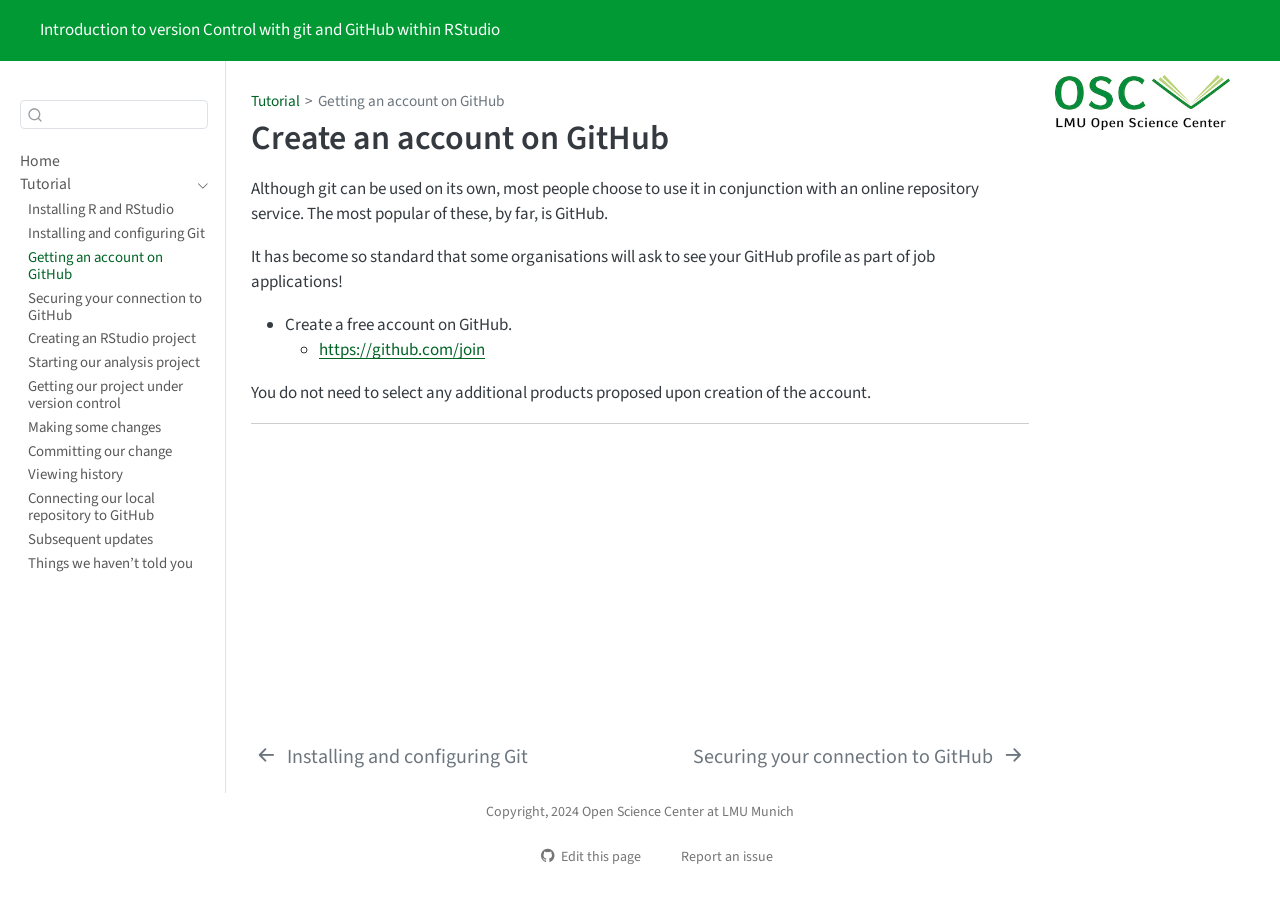
<file: github.html>
<!DOCTYPE html>
<html xmlns="http://www.w3.org/1999/xhtml" lang="en" xml:lang="en"><head>

<meta charset="utf-8">
<meta name="generator" content="quarto-1.5.57">

<meta name="viewport" content="width=device-width, initial-scale=1.0, user-scalable=yes">


<title>Create an account on GitHub</title>
<style>
code{white-space: pre-wrap;}
span.smallcaps{font-variant: small-caps;}
div.columns{display: flex; gap: min(4vw, 1.5em);}
div.column{flex: auto; overflow-x: auto;}
div.hanging-indent{margin-left: 1.5em; text-indent: -1.5em;}
ul.task-list{list-style: none;}
ul.task-list li input[type="checkbox"] {
  width: 0.8em;
  margin: 0 0.8em 0.2em -1em; /* quarto-specific, see https://github.com/quarto-dev/quarto-cli/issues/4556 */ 
  vertical-align: middle;
}
</style>


<script src="site_libs/quarto-nav/quarto-nav.js"></script>
<script src="site_libs/quarto-nav/headroom.min.js"></script>
<script src="site_libs/clipboard/clipboard.min.js"></script>
<script src="site_libs/quarto-search/autocomplete.umd.js"></script>
<script src="site_libs/quarto-search/fuse.min.js"></script>
<script src="site_libs/quarto-search/quarto-search.js"></script>
<meta name="quarto:offset" content="./">
<link href="./SSH.html" rel="next">
<link href="./installing_git.html" rel="prev">
<link href="./assets/LMU-OSC_favicon.jpg" rel="icon" type="image/jpeg">
<script src="site_libs/quarto-html/quarto.js"></script>
<script src="site_libs/quarto-html/popper.min.js"></script>
<script src="site_libs/quarto-html/tippy.umd.min.js"></script>
<script src="site_libs/quarto-html/anchor.min.js"></script>
<link href="site_libs/quarto-html/tippy.css" rel="stylesheet">
<link href="site_libs/quarto-html/quarto-syntax-highlighting.css" rel="stylesheet" id="quarto-text-highlighting-styles">
<script src="site_libs/bootstrap/bootstrap.min.js"></script>
<link href="site_libs/bootstrap/bootstrap-icons.css" rel="stylesheet">
<link href="site_libs/bootstrap/bootstrap.min.css" rel="stylesheet" id="quarto-bootstrap" data-mode="light">
<script id="quarto-search-options" type="application/json">{
  "location": "sidebar",
  "copy-button": false,
  "collapse-after": 3,
  "panel-placement": "start",
  "type": "textbox",
  "limit": 50,
  "keyboard-shortcut": [
    "f",
    "/",
    "s"
  ],
  "language": {
    "search-no-results-text": "No results",
    "search-matching-documents-text": "matching documents",
    "search-copy-link-title": "Copy link to search",
    "search-hide-matches-text": "Hide additional matches",
    "search-more-match-text": "more match in this document",
    "search-more-matches-text": "more matches in this document",
    "search-clear-button-title": "Clear",
    "search-text-placeholder": "",
    "search-detached-cancel-button-title": "Cancel",
    "search-submit-button-title": "Submit",
    "search-label": "Search"
  }
}</script>


<link rel="stylesheet" href="styles.css">
</head>

<body class="nav-sidebar docked nav-fixed">

<div id="quarto-search-results"></div>
  <header id="quarto-header" class="headroom fixed-top">
    <nav class="navbar navbar-expand-lg " data-bs-theme="dark">
      <div class="navbar-container container-fluid">
          <button class="navbar-toggler" type="button" data-bs-toggle="collapse" data-bs-target="#navbarCollapse" aria-controls="navbarCollapse" role="menu" aria-expanded="false" aria-label="Toggle navigation" onclick="if (window.quartoToggleHeadroom) { window.quartoToggleHeadroom(); }">
  <span class="navbar-toggler-icon"></span>
</button>
          <div class="collapse navbar-collapse" id="navbarCollapse">
            <ul class="navbar-nav navbar-nav-scroll me-auto">
  <li class="nav-item">
    <a class="nav-link active" href="./index.html" aria-current="page"> 
<span class="menu-text">Introduction to version Control with git and GitHub within RStudio</span></a>
  </li>  
</ul>
          </div> <!-- /navcollapse -->
            <div class="quarto-navbar-tools">
</div>
      </div> <!-- /container-fluid -->
    </nav>
  <nav class="quarto-secondary-nav">
    <div class="container-fluid d-flex">
      <button type="button" class="quarto-btn-toggle btn" data-bs-toggle="collapse" role="button" data-bs-target=".quarto-sidebar-collapse-item" aria-controls="quarto-sidebar" aria-expanded="false" aria-label="Toggle sidebar navigation" onclick="if (window.quartoToggleHeadroom) { window.quartoToggleHeadroom(); }">
        <i class="bi bi-layout-text-sidebar-reverse"></i>
      </button>
        <nav class="quarto-page-breadcrumbs" aria-label="breadcrumb"><ol class="breadcrumb"><li class="breadcrumb-item"><a href="./installing_software.html">Tutorial</a></li><li class="breadcrumb-item"><a href="./github.html">Getting an account on GitHub</a></li></ol></nav>
        <a class="flex-grow-1" role="navigation" data-bs-toggle="collapse" data-bs-target=".quarto-sidebar-collapse-item" aria-controls="quarto-sidebar" aria-expanded="false" aria-label="Toggle sidebar navigation" onclick="if (window.quartoToggleHeadroom) { window.quartoToggleHeadroom(); }">      
        </a>
      <button type="button" class="btn quarto-search-button" aria-label="Search" onclick="window.quartoOpenSearch();">
        <i class="bi bi-search"></i>
      </button>
    </div>
  </nav>
</header>
<!-- content -->
<div id="quarto-content" class="quarto-container page-columns page-rows-contents page-layout-article page-navbar">
<!-- sidebar -->
  <nav id="quarto-sidebar" class="sidebar collapse collapse-horizontal quarto-sidebar-collapse-item sidebar-navigation docked overflow-auto">
        <div class="mt-2 flex-shrink-0 align-items-center">
        <div class="sidebar-search">
        <div id="quarto-search" class="" title="Search"></div>
        </div>
        </div>
    <div class="sidebar-menu-container"> 
    <ul class="list-unstyled mt-1">
        <li class="sidebar-item">
  <div class="sidebar-item-container"> 
  <a href="./index.html" class="sidebar-item-text sidebar-link">
 <span class="menu-text">Home</span></a>
  </div>
</li>
        <li class="sidebar-item sidebar-item-section">
      <div class="sidebar-item-container"> 
            <a class="sidebar-item-text sidebar-link text-start" data-bs-toggle="collapse" data-bs-target="#quarto-sidebar-section-1" role="navigation" aria-expanded="true">
 <span class="menu-text">Tutorial</span></a>
          <a class="sidebar-item-toggle text-start" data-bs-toggle="collapse" data-bs-target="#quarto-sidebar-section-1" role="navigation" aria-expanded="true" aria-label="Toggle section">
            <i class="bi bi-chevron-right ms-2"></i>
          </a> 
      </div>
      <ul id="quarto-sidebar-section-1" class="collapse list-unstyled sidebar-section depth1 show">  
          <li class="sidebar-item">
  <div class="sidebar-item-container"> 
  <a href="./installing_software.html" class="sidebar-item-text sidebar-link">
 <span class="menu-text">Installing R and RStudio</span></a>
  </div>
</li>
          <li class="sidebar-item">
  <div class="sidebar-item-container"> 
  <a href="./installing_git.html" class="sidebar-item-text sidebar-link">
 <span class="menu-text">Installing and configuring Git</span></a>
  </div>
</li>
          <li class="sidebar-item">
  <div class="sidebar-item-container"> 
  <a href="./github.html" class="sidebar-item-text sidebar-link active">
 <span class="menu-text">Getting an account on GitHub</span></a>
  </div>
</li>
          <li class="sidebar-item">
  <div class="sidebar-item-container"> 
  <a href="./SSH.html" class="sidebar-item-text sidebar-link">
 <span class="menu-text">Securing your connection to GitHub</span></a>
  </div>
</li>
          <li class="sidebar-item">
  <div class="sidebar-item-container"> 
  <a href="./rstudio_project.html" class="sidebar-item-text sidebar-link">
 <span class="menu-text">Creating an RStudio project</span></a>
  </div>
</li>
          <li class="sidebar-item">
  <div class="sidebar-item-container"> 
  <a href="./analysis_start.html" class="sidebar-item-text sidebar-link">
 <span class="menu-text">Starting our analysis project</span></a>
  </div>
</li>
          <li class="sidebar-item">
  <div class="sidebar-item-container"> 
  <a href="./version_control.html" class="sidebar-item-text sidebar-link">
 <span class="menu-text">Getting our project under version control</span></a>
  </div>
</li>
          <li class="sidebar-item">
  <div class="sidebar-item-container"> 
  <a href="./making_change.html" class="sidebar-item-text sidebar-link">
 <span class="menu-text">Making some changes</span></a>
  </div>
</li>
          <li class="sidebar-item">
  <div class="sidebar-item-container"> 
  <a href="./commit.html" class="sidebar-item-text sidebar-link">
 <span class="menu-text">Committing our change</span></a>
  </div>
</li>
          <li class="sidebar-item">
  <div class="sidebar-item-container"> 
  <a href="./viewing_history.html" class="sidebar-item-text sidebar-link">
 <span class="menu-text">Viewing history</span></a>
  </div>
</li>
          <li class="sidebar-item">
  <div class="sidebar-item-container"> 
  <a href="./github_sync.html" class="sidebar-item-text sidebar-link">
 <span class="menu-text">Connecting our local repository to GitHub</span></a>
  </div>
</li>
          <li class="sidebar-item">
  <div class="sidebar-item-container"> 
  <a href="./updates.html" class="sidebar-item-text sidebar-link">
 <span class="menu-text">Subsequent updates</span></a>
  </div>
</li>
          <li class="sidebar-item">
  <div class="sidebar-item-container"> 
  <a href="./next_steps.html" class="sidebar-item-text sidebar-link">
 <span class="menu-text">Things we haven’t told you</span></a>
  </div>
</li>
      </ul>
  </li>
    </ul>
    </div>
</nav>
<div id="quarto-sidebar-glass" class="quarto-sidebar-collapse-item" data-bs-toggle="collapse" data-bs-target=".quarto-sidebar-collapse-item"></div>
<!-- margin-sidebar -->
    <div id="quarto-margin-sidebar" class="sidebar margin-sidebar"><div class="quarto-margin-header"><div class="margin-header-item">
<p><img src=".\assets/LMU-OSC_logo.jpg" class="img-fluid" width="175"></p>
</div></div>
        
    </div>
<!-- main -->
<main class="content" id="quarto-document-content">

<header id="title-block-header" class="quarto-title-block default"><nav class="quarto-page-breadcrumbs quarto-title-breadcrumbs d-none d-lg-block" aria-label="breadcrumb"><ol class="breadcrumb"><li class="breadcrumb-item"><a href="./installing_software.html">Tutorial</a></li><li class="breadcrumb-item"><a href="./github.html">Getting an account on GitHub</a></li></ol></nav>
<div class="quarto-title">
<h1 class="title">Create an account on GitHub</h1>
</div>



<div class="quarto-title-meta">

    
  
    
  </div>
  


</header>


<p>Although git can be used on its own, most people choose to use it in conjunction with an online repository service. The most popular of these, by far, is GitHub.</p>
<p>It has become so standard that some organisations will ask to see your GitHub profile as part of job applications!</p>
<ul>
<li>Create a free account on GitHub.
<ul>
<li><a href="https://github.com/join" target="_blank">https://github.com/join</a></li>
</ul></li>
</ul>
<p>You do not need to select any additional products proposed upon creation of the account.</p>
<hr>



</main> <!-- /main -->
<script id="quarto-html-after-body" type="application/javascript">
window.document.addEventListener("DOMContentLoaded", function (event) {
  const toggleBodyColorMode = (bsSheetEl) => {
    const mode = bsSheetEl.getAttribute("data-mode");
    const bodyEl = window.document.querySelector("body");
    if (mode === "dark") {
      bodyEl.classList.add("quarto-dark");
      bodyEl.classList.remove("quarto-light");
    } else {
      bodyEl.classList.add("quarto-light");
      bodyEl.classList.remove("quarto-dark");
    }
  }
  const toggleBodyColorPrimary = () => {
    const bsSheetEl = window.document.querySelector("link#quarto-bootstrap");
    if (bsSheetEl) {
      toggleBodyColorMode(bsSheetEl);
    }
  }
  toggleBodyColorPrimary();  
  const icon = "";
  const anchorJS = new window.AnchorJS();
  anchorJS.options = {
    placement: 'right',
    icon: icon
  };
  anchorJS.add('.anchored');
  const isCodeAnnotation = (el) => {
    for (const clz of el.classList) {
      if (clz.startsWith('code-annotation-')) {                     
        return true;
      }
    }
    return false;
  }
  const onCopySuccess = function(e) {
    // button target
    const button = e.trigger;
    // don't keep focus
    button.blur();
    // flash "checked"
    button.classList.add('code-copy-button-checked');
    var currentTitle = button.getAttribute("title");
    button.setAttribute("title", "Copied!");
    let tooltip;
    if (window.bootstrap) {
      button.setAttribute("data-bs-toggle", "tooltip");
      button.setAttribute("data-bs-placement", "left");
      button.setAttribute("data-bs-title", "Copied!");
      tooltip = new bootstrap.Tooltip(button, 
        { trigger: "manual", 
          customClass: "code-copy-button-tooltip",
          offset: [0, -8]});
      tooltip.show();    
    }
    setTimeout(function() {
      if (tooltip) {
        tooltip.hide();
        button.removeAttribute("data-bs-title");
        button.removeAttribute("data-bs-toggle");
        button.removeAttribute("data-bs-placement");
      }
      button.setAttribute("title", currentTitle);
      button.classList.remove('code-copy-button-checked');
    }, 1000);
    // clear code selection
    e.clearSelection();
  }
  const getTextToCopy = function(trigger) {
      const codeEl = trigger.previousElementSibling.cloneNode(true);
      for (const childEl of codeEl.children) {
        if (isCodeAnnotation(childEl)) {
          childEl.remove();
        }
      }
      return codeEl.innerText;
  }
  const clipboard = new window.ClipboardJS('.code-copy-button:not([data-in-quarto-modal])', {
    text: getTextToCopy
  });
  clipboard.on('success', onCopySuccess);
  if (window.document.getElementById('quarto-embedded-source-code-modal')) {
    // For code content inside modals, clipBoardJS needs to be initialized with a container option
    // TODO: Check when it could be a function (https://github.com/zenorocha/clipboard.js/issues/860)
    const clipboardModal = new window.ClipboardJS('.code-copy-button[data-in-quarto-modal]', {
      text: getTextToCopy,
      container: window.document.getElementById('quarto-embedded-source-code-modal')
    });
    clipboardModal.on('success', onCopySuccess);
  }
    var localhostRegex = new RegExp(/^(?:http|https):\/\/localhost\:?[0-9]*\//);
    var mailtoRegex = new RegExp(/^mailto:/);
      var filterRegex = new RegExp('/' + window.location.host + '/');
    var isInternal = (href) => {
        return filterRegex.test(href) || localhostRegex.test(href) || mailtoRegex.test(href);
    }
    // Inspect non-navigation links and adorn them if external
 	var links = window.document.querySelectorAll('a[href]:not(.nav-link):not(.navbar-brand):not(.toc-action):not(.sidebar-link):not(.sidebar-item-toggle):not(.pagination-link):not(.no-external):not([aria-hidden]):not(.dropdown-item):not(.quarto-navigation-tool):not(.about-link)');
    for (var i=0; i<links.length; i++) {
      const link = links[i];
      if (!isInternal(link.href)) {
        // undo the damage that might have been done by quarto-nav.js in the case of
        // links that we want to consider external
        if (link.dataset.originalHref !== undefined) {
          link.href = link.dataset.originalHref;
        }
      }
    }
  function tippyHover(el, contentFn, onTriggerFn, onUntriggerFn) {
    const config = {
      allowHTML: true,
      maxWidth: 500,
      delay: 100,
      arrow: false,
      appendTo: function(el) {
          return el.parentElement;
      },
      interactive: true,
      interactiveBorder: 10,
      theme: 'quarto',
      placement: 'bottom-start',
    };
    if (contentFn) {
      config.content = contentFn;
    }
    if (onTriggerFn) {
      config.onTrigger = onTriggerFn;
    }
    if (onUntriggerFn) {
      config.onUntrigger = onUntriggerFn;
    }
    window.tippy(el, config); 
  }
  const noterefs = window.document.querySelectorAll('a[role="doc-noteref"]');
  for (var i=0; i<noterefs.length; i++) {
    const ref = noterefs[i];
    tippyHover(ref, function() {
      // use id or data attribute instead here
      let href = ref.getAttribute('data-footnote-href') || ref.getAttribute('href');
      try { href = new URL(href).hash; } catch {}
      const id = href.replace(/^#\/?/, "");
      const note = window.document.getElementById(id);
      if (note) {
        return note.innerHTML;
      } else {
        return "";
      }
    });
  }
  const xrefs = window.document.querySelectorAll('a.quarto-xref');
  const processXRef = (id, note) => {
    // Strip column container classes
    const stripColumnClz = (el) => {
      el.classList.remove("page-full", "page-columns");
      if (el.children) {
        for (const child of el.children) {
          stripColumnClz(child);
        }
      }
    }
    stripColumnClz(note)
    if (id === null || id.startsWith('sec-')) {
      // Special case sections, only their first couple elements
      const container = document.createElement("div");
      if (note.children && note.children.length > 2) {
        container.appendChild(note.children[0].cloneNode(true));
        for (let i = 1; i < note.children.length; i++) {
          const child = note.children[i];
          if (child.tagName === "P" && child.innerText === "") {
            continue;
          } else {
            container.appendChild(child.cloneNode(true));
            break;
          }
        }
        if (window.Quarto?.typesetMath) {
          window.Quarto.typesetMath(container);
        }
        return container.innerHTML
      } else {
        if (window.Quarto?.typesetMath) {
          window.Quarto.typesetMath(note);
        }
        return note.innerHTML;
      }
    } else {
      // Remove any anchor links if they are present
      const anchorLink = note.querySelector('a.anchorjs-link');
      if (anchorLink) {
        anchorLink.remove();
      }
      if (window.Quarto?.typesetMath) {
        window.Quarto.typesetMath(note);
      }
      // TODO in 1.5, we should make sure this works without a callout special case
      if (note.classList.contains("callout")) {
        return note.outerHTML;
      } else {
        return note.innerHTML;
      }
    }
  }
  for (var i=0; i<xrefs.length; i++) {
    const xref = xrefs[i];
    tippyHover(xref, undefined, function(instance) {
      instance.disable();
      let url = xref.getAttribute('href');
      let hash = undefined; 
      if (url.startsWith('#')) {
        hash = url;
      } else {
        try { hash = new URL(url).hash; } catch {}
      }
      if (hash) {
        const id = hash.replace(/^#\/?/, "");
        const note = window.document.getElementById(id);
        if (note !== null) {
          try {
            const html = processXRef(id, note.cloneNode(true));
            instance.setContent(html);
          } finally {
            instance.enable();
            instance.show();
          }
        } else {
          // See if we can fetch this
          fetch(url.split('#')[0])
          .then(res => res.text())
          .then(html => {
            const parser = new DOMParser();
            const htmlDoc = parser.parseFromString(html, "text/html");
            const note = htmlDoc.getElementById(id);
            if (note !== null) {
              const html = processXRef(id, note);
              instance.setContent(html);
            } 
          }).finally(() => {
            instance.enable();
            instance.show();
          });
        }
      } else {
        // See if we can fetch a full url (with no hash to target)
        // This is a special case and we should probably do some content thinning / targeting
        fetch(url)
        .then(res => res.text())
        .then(html => {
          const parser = new DOMParser();
          const htmlDoc = parser.parseFromString(html, "text/html");
          const note = htmlDoc.querySelector('main.content');
          if (note !== null) {
            // This should only happen for chapter cross references
            // (since there is no id in the URL)
            // remove the first header
            if (note.children.length > 0 && note.children[0].tagName === "HEADER") {
              note.children[0].remove();
            }
            const html = processXRef(null, note);
            instance.setContent(html);
          } 
        }).finally(() => {
          instance.enable();
          instance.show();
        });
      }
    }, function(instance) {
    });
  }
      let selectedAnnoteEl;
      const selectorForAnnotation = ( cell, annotation) => {
        let cellAttr = 'data-code-cell="' + cell + '"';
        let lineAttr = 'data-code-annotation="' +  annotation + '"';
        const selector = 'span[' + cellAttr + '][' + lineAttr + ']';
        return selector;
      }
      const selectCodeLines = (annoteEl) => {
        const doc = window.document;
        const targetCell = annoteEl.getAttribute("data-target-cell");
        const targetAnnotation = annoteEl.getAttribute("data-target-annotation");
        const annoteSpan = window.document.querySelector(selectorForAnnotation(targetCell, targetAnnotation));
        const lines = annoteSpan.getAttribute("data-code-lines").split(",");
        const lineIds = lines.map((line) => {
          return targetCell + "-" + line;
        })
        let top = null;
        let height = null;
        let parent = null;
        if (lineIds.length > 0) {
            //compute the position of the single el (top and bottom and make a div)
            const el = window.document.getElementById(lineIds[0]);
            top = el.offsetTop;
            height = el.offsetHeight;
            parent = el.parentElement.parentElement;
          if (lineIds.length > 1) {
            const lastEl = window.document.getElementById(lineIds[lineIds.length - 1]);
            const bottom = lastEl.offsetTop + lastEl.offsetHeight;
            height = bottom - top;
          }
          if (top !== null && height !== null && parent !== null) {
            // cook up a div (if necessary) and position it 
            let div = window.document.getElementById("code-annotation-line-highlight");
            if (div === null) {
              div = window.document.createElement("div");
              div.setAttribute("id", "code-annotation-line-highlight");
              div.style.position = 'absolute';
              parent.appendChild(div);
            }
            div.style.top = top - 2 + "px";
            div.style.height = height + 4 + "px";
            div.style.left = 0;
            let gutterDiv = window.document.getElementById("code-annotation-line-highlight-gutter");
            if (gutterDiv === null) {
              gutterDiv = window.document.createElement("div");
              gutterDiv.setAttribute("id", "code-annotation-line-highlight-gutter");
              gutterDiv.style.position = 'absolute';
              const codeCell = window.document.getElementById(targetCell);
              const gutter = codeCell.querySelector('.code-annotation-gutter');
              gutter.appendChild(gutterDiv);
            }
            gutterDiv.style.top = top - 2 + "px";
            gutterDiv.style.height = height + 4 + "px";
          }
          selectedAnnoteEl = annoteEl;
        }
      };
      const unselectCodeLines = () => {
        const elementsIds = ["code-annotation-line-highlight", "code-annotation-line-highlight-gutter"];
        elementsIds.forEach((elId) => {
          const div = window.document.getElementById(elId);
          if (div) {
            div.remove();
          }
        });
        selectedAnnoteEl = undefined;
      };
        // Handle positioning of the toggle
    window.addEventListener(
      "resize",
      throttle(() => {
        elRect = undefined;
        if (selectedAnnoteEl) {
          selectCodeLines(selectedAnnoteEl);
        }
      }, 10)
    );
    function throttle(fn, ms) {
    let throttle = false;
    let timer;
      return (...args) => {
        if(!throttle) { // first call gets through
            fn.apply(this, args);
            throttle = true;
        } else { // all the others get throttled
            if(timer) clearTimeout(timer); // cancel #2
            timer = setTimeout(() => {
              fn.apply(this, args);
              timer = throttle = false;
            }, ms);
        }
      };
    }
      // Attach click handler to the DT
      const annoteDls = window.document.querySelectorAll('dt[data-target-cell]');
      for (const annoteDlNode of annoteDls) {
        annoteDlNode.addEventListener('click', (event) => {
          const clickedEl = event.target;
          if (clickedEl !== selectedAnnoteEl) {
            unselectCodeLines();
            const activeEl = window.document.querySelector('dt[data-target-cell].code-annotation-active');
            if (activeEl) {
              activeEl.classList.remove('code-annotation-active');
            }
            selectCodeLines(clickedEl);
            clickedEl.classList.add('code-annotation-active');
          } else {
            // Unselect the line
            unselectCodeLines();
            clickedEl.classList.remove('code-annotation-active');
          }
        });
      }
  const findCites = (el) => {
    const parentEl = el.parentElement;
    if (parentEl) {
      const cites = parentEl.dataset.cites;
      if (cites) {
        return {
          el,
          cites: cites.split(' ')
        };
      } else {
        return findCites(el.parentElement)
      }
    } else {
      return undefined;
    }
  };
  var bibliorefs = window.document.querySelectorAll('a[role="doc-biblioref"]');
  for (var i=0; i<bibliorefs.length; i++) {
    const ref = bibliorefs[i];
    const citeInfo = findCites(ref);
    if (citeInfo) {
      tippyHover(citeInfo.el, function() {
        var popup = window.document.createElement('div');
        citeInfo.cites.forEach(function(cite) {
          var citeDiv = window.document.createElement('div');
          citeDiv.classList.add('hanging-indent');
          citeDiv.classList.add('csl-entry');
          var biblioDiv = window.document.getElementById('ref-' + cite);
          if (biblioDiv) {
            citeDiv.innerHTML = biblioDiv.innerHTML;
          }
          popup.appendChild(citeDiv);
        });
        return popup.innerHTML;
      });
    }
  }
});
</script>
<nav class="page-navigation">
  <div class="nav-page nav-page-previous">
      <a href="./installing_git.html" class="pagination-link" aria-label="Installing and configuring Git">
        <i class="bi bi-arrow-left-short"></i> <span class="nav-page-text">Installing and configuring Git</span>
      </a>          
  </div>
  <div class="nav-page nav-page-next">
      <a href="./SSH.html" class="pagination-link" aria-label="Securing your connection to GitHub">
        <span class="nav-page-text">Securing your connection to GitHub</span> <i class="bi bi-arrow-right-short"></i>
      </a>
  </div>
</nav>
</div> <!-- /content -->
<footer class="footer">
  <div class="nav-footer">
    <div class="nav-footer-left">
      &nbsp;
    </div>   
    <div class="nav-footer-center">
<p>Copyright, 2024 Open Science Center at LMU Munich</p>
<div class="toc-actions"><ul><li><a href="https://github.com/sprocketsullivan/Introduction-RStudio-Git-GitHub_Berlin/edit/main/github.qmd" class="toc-action"><i class="bi bi-github"></i>Edit this page</a></li><li><a href="https://github.com/sprocketsullivan/Introduction-RStudio-Git-GitHub_Berlin/issues/new" class="toc-action"><i class="bi empty"></i>Report an issue</a></li></ul></div></div>
    <div class="nav-footer-right">
      &nbsp;
    </div>
  </div>
</footer>




</body></html>
</file>
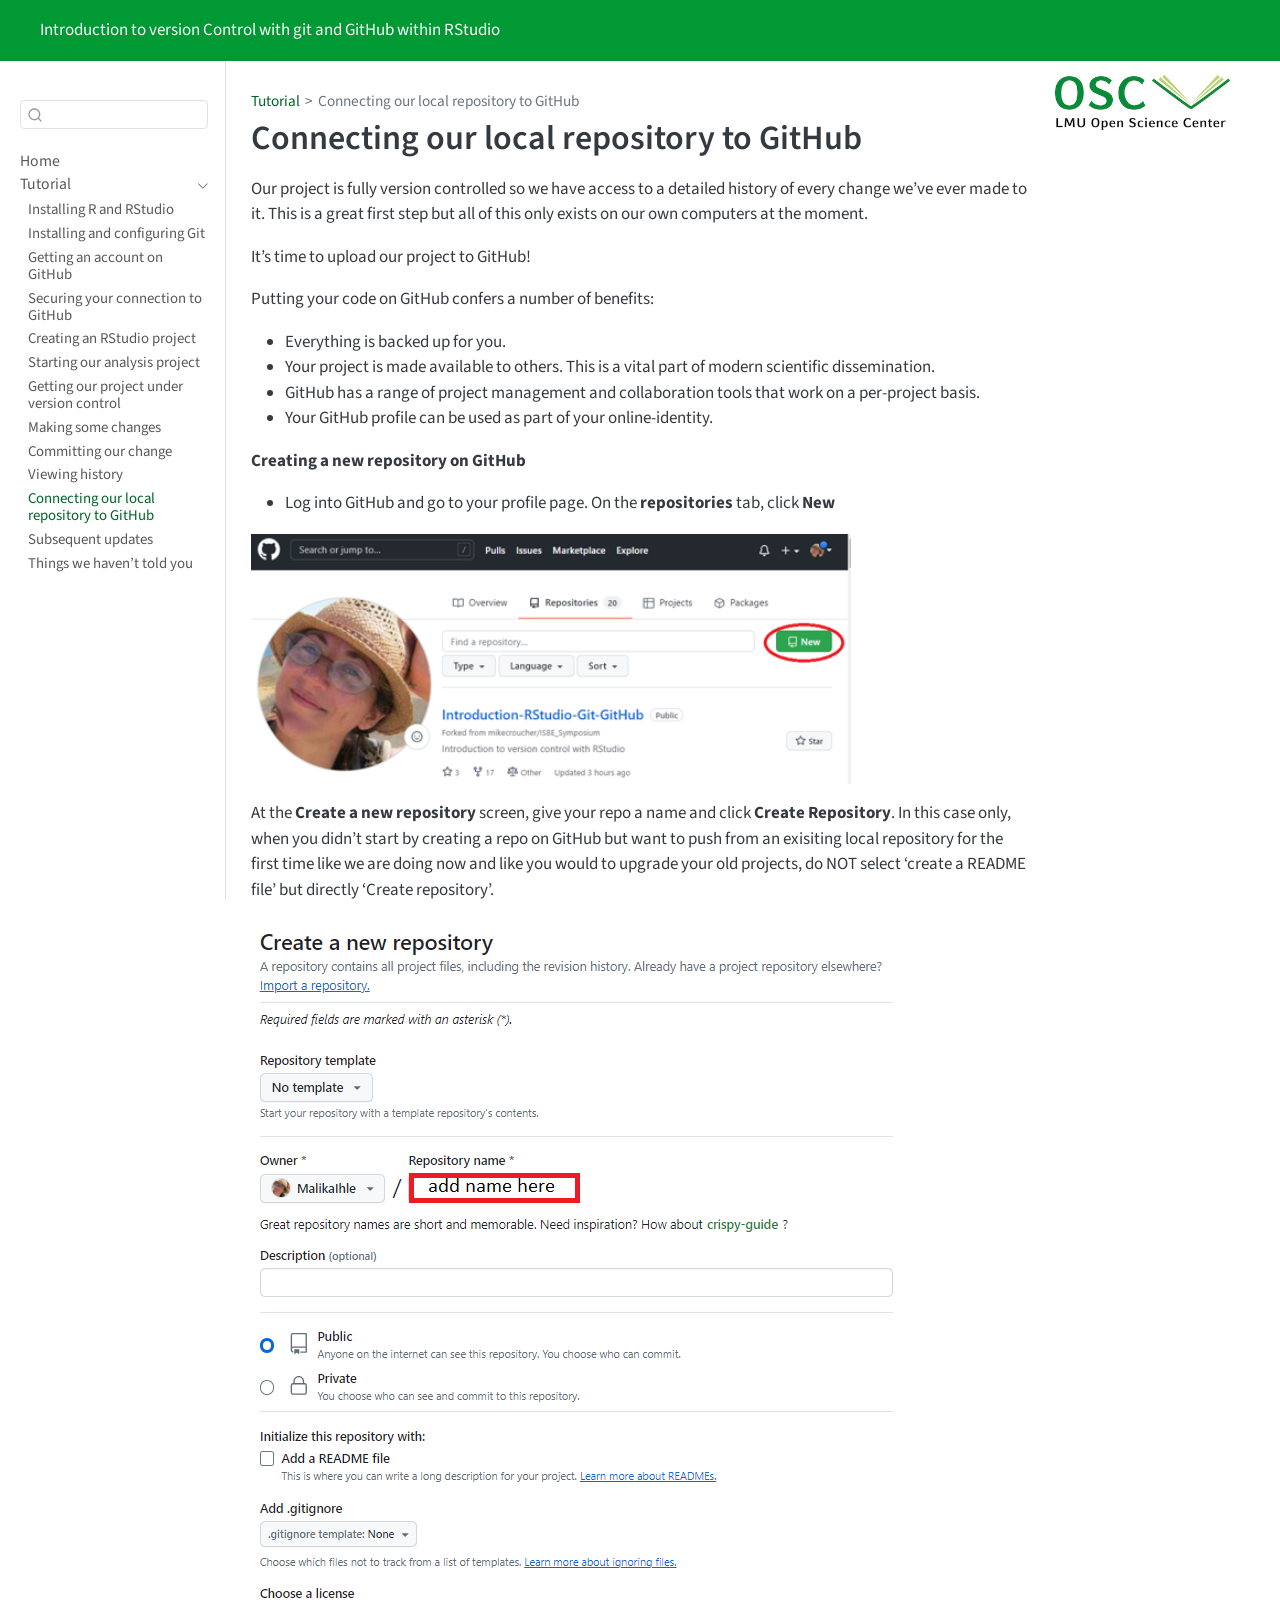
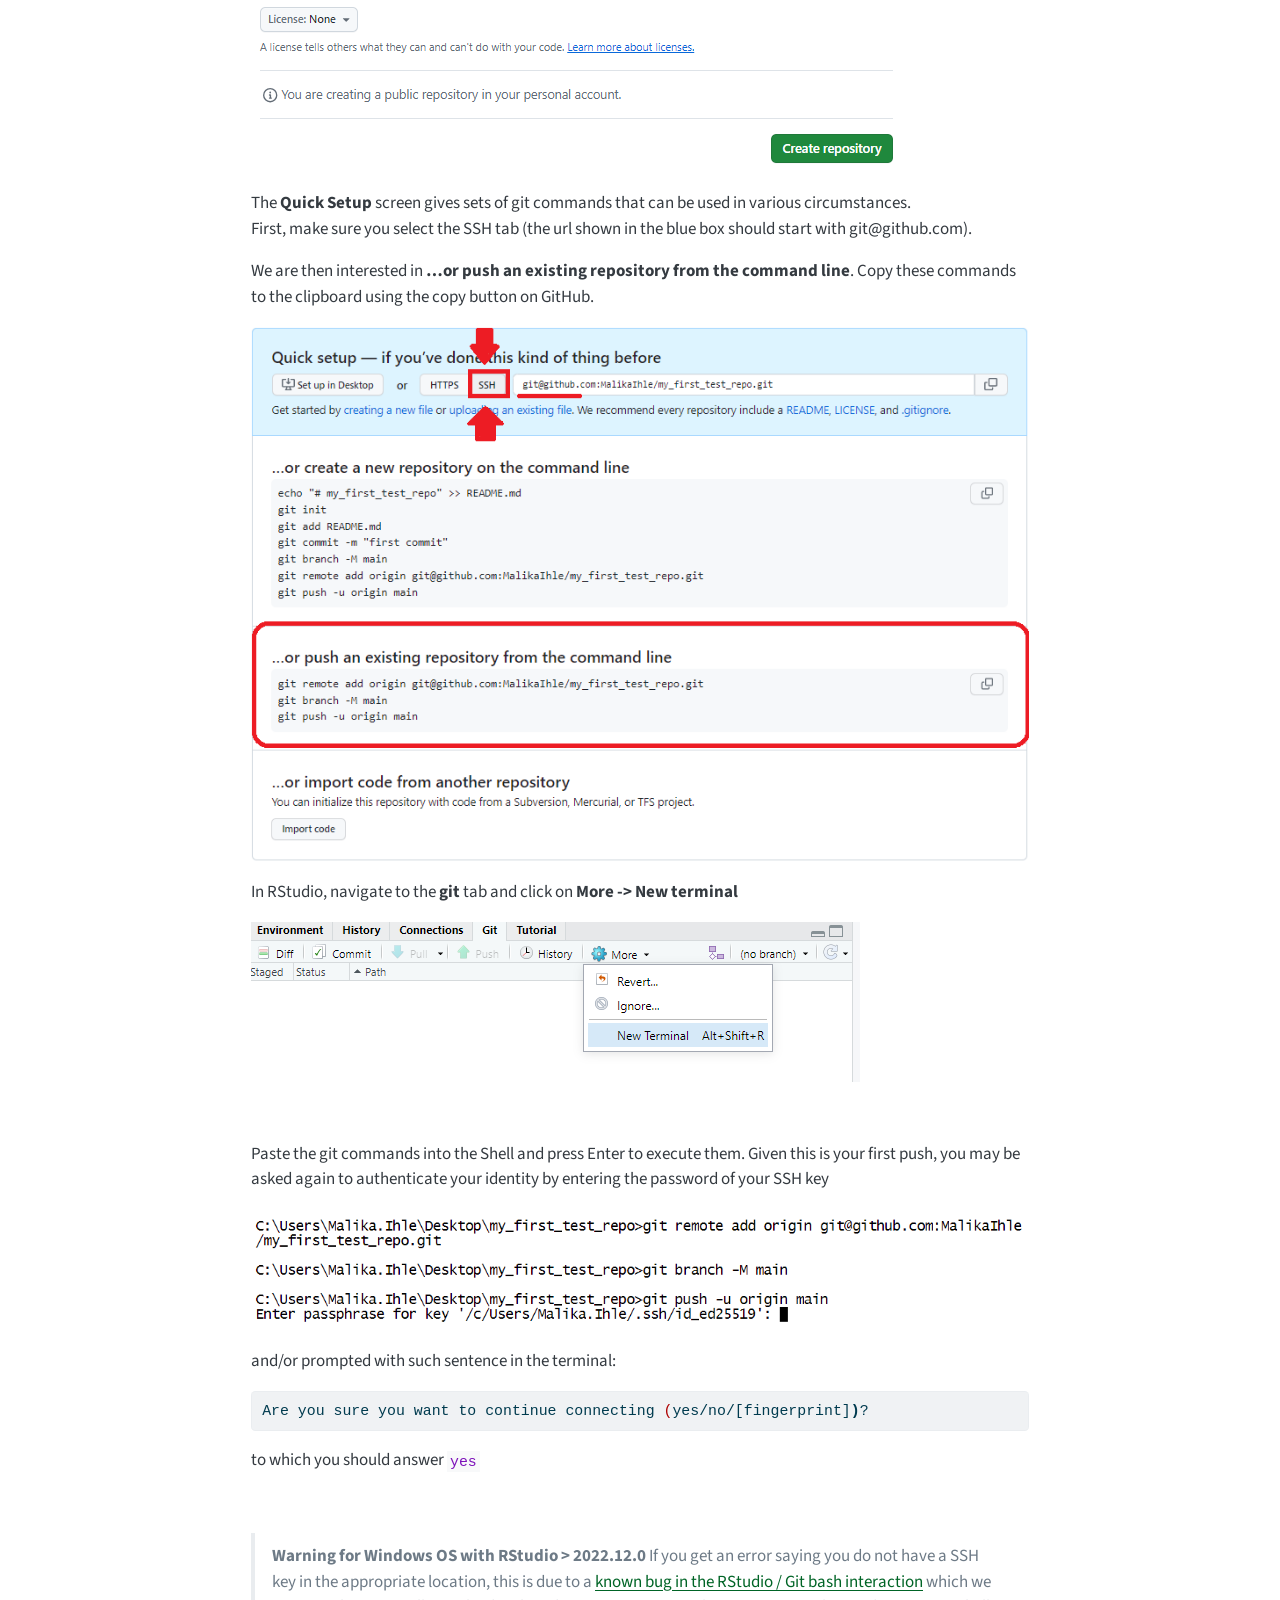
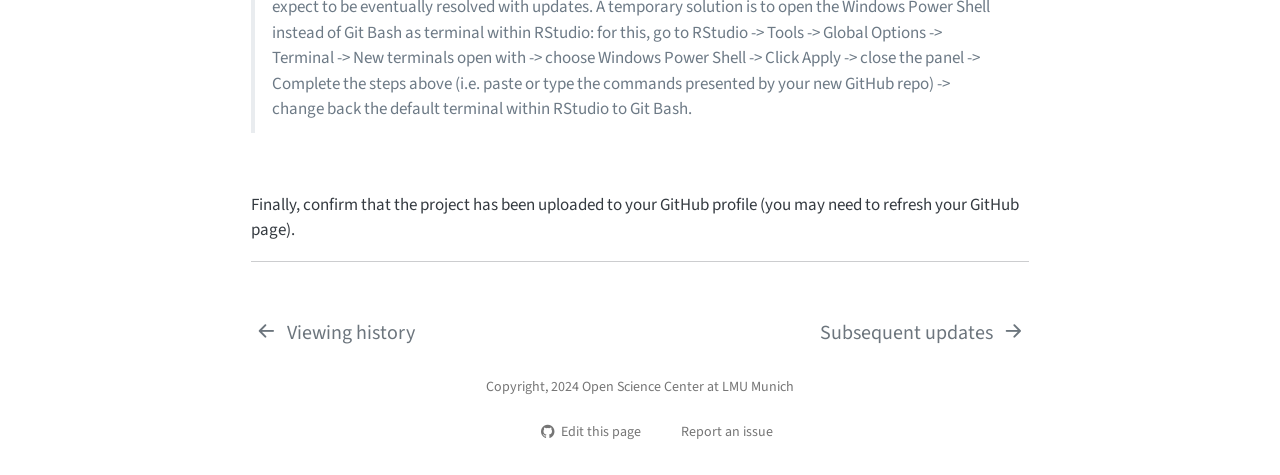
<file: github_sync.html>
<!DOCTYPE html>
<html xmlns="http://www.w3.org/1999/xhtml" lang="en" xml:lang="en"><head>

<meta charset="utf-8">
<meta name="generator" content="quarto-1.5.57">

<meta name="viewport" content="width=device-width, initial-scale=1.0, user-scalable=yes">


<title>Connecting our local repository to GitHub</title>
<style>
code{white-space: pre-wrap;}
span.smallcaps{font-variant: small-caps;}
div.columns{display: flex; gap: min(4vw, 1.5em);}
div.column{flex: auto; overflow-x: auto;}
div.hanging-indent{margin-left: 1.5em; text-indent: -1.5em;}
ul.task-list{list-style: none;}
ul.task-list li input[type="checkbox"] {
  width: 0.8em;
  margin: 0 0.8em 0.2em -1em; /* quarto-specific, see https://github.com/quarto-dev/quarto-cli/issues/4556 */ 
  vertical-align: middle;
}
/* CSS for syntax highlighting */
pre > code.sourceCode { white-space: pre; position: relative; }
pre > code.sourceCode > span { line-height: 1.25; }
pre > code.sourceCode > span:empty { height: 1.2em; }
.sourceCode { overflow: visible; }
code.sourceCode > span { color: inherit; text-decoration: inherit; }
div.sourceCode { margin: 1em 0; }
pre.sourceCode { margin: 0; }
@media screen {
div.sourceCode { overflow: auto; }
}
@media print {
pre > code.sourceCode { white-space: pre-wrap; }
pre > code.sourceCode > span { display: inline-block; text-indent: -5em; padding-left: 5em; }
}
pre.numberSource code
  { counter-reset: source-line 0; }
pre.numberSource code > span
  { position: relative; left: -4em; counter-increment: source-line; }
pre.numberSource code > span > a:first-child::before
  { content: counter(source-line);
    position: relative; left: -1em; text-align: right; vertical-align: baseline;
    border: none; display: inline-block;
    -webkit-touch-callout: none; -webkit-user-select: none;
    -khtml-user-select: none; -moz-user-select: none;
    -ms-user-select: none; user-select: none;
    padding: 0 4px; width: 4em;
  }
pre.numberSource { margin-left: 3em;  padding-left: 4px; }
div.sourceCode
  {   }
@media screen {
pre > code.sourceCode > span > a:first-child::before { text-decoration: underline; }
}
</style>


<script src="site_libs/quarto-nav/quarto-nav.js"></script>
<script src="site_libs/quarto-nav/headroom.min.js"></script>
<script src="site_libs/clipboard/clipboard.min.js"></script>
<script src="site_libs/quarto-search/autocomplete.umd.js"></script>
<script src="site_libs/quarto-search/fuse.min.js"></script>
<script src="site_libs/quarto-search/quarto-search.js"></script>
<meta name="quarto:offset" content="./">
<link href="./updates.html" rel="next">
<link href="./viewing_history.html" rel="prev">
<link href="./assets/LMU-OSC_favicon.jpg" rel="icon" type="image/jpeg">
<script src="site_libs/quarto-html/quarto.js"></script>
<script src="site_libs/quarto-html/popper.min.js"></script>
<script src="site_libs/quarto-html/tippy.umd.min.js"></script>
<script src="site_libs/quarto-html/anchor.min.js"></script>
<link href="site_libs/quarto-html/tippy.css" rel="stylesheet">
<link href="site_libs/quarto-html/quarto-syntax-highlighting.css" rel="stylesheet" id="quarto-text-highlighting-styles">
<script src="site_libs/bootstrap/bootstrap.min.js"></script>
<link href="site_libs/bootstrap/bootstrap-icons.css" rel="stylesheet">
<link href="site_libs/bootstrap/bootstrap.min.css" rel="stylesheet" id="quarto-bootstrap" data-mode="light">
<script id="quarto-search-options" type="application/json">{
  "location": "sidebar",
  "copy-button": false,
  "collapse-after": 3,
  "panel-placement": "start",
  "type": "textbox",
  "limit": 50,
  "keyboard-shortcut": [
    "f",
    "/",
    "s"
  ],
  "language": {
    "search-no-results-text": "No results",
    "search-matching-documents-text": "matching documents",
    "search-copy-link-title": "Copy link to search",
    "search-hide-matches-text": "Hide additional matches",
    "search-more-match-text": "more match in this document",
    "search-more-matches-text": "more matches in this document",
    "search-clear-button-title": "Clear",
    "search-text-placeholder": "",
    "search-detached-cancel-button-title": "Cancel",
    "search-submit-button-title": "Submit",
    "search-label": "Search"
  }
}</script>


<link rel="stylesheet" href="styles.css">
</head>

<body class="nav-sidebar docked nav-fixed">

<div id="quarto-search-results"></div>
  <header id="quarto-header" class="headroom fixed-top">
    <nav class="navbar navbar-expand-lg " data-bs-theme="dark">
      <div class="navbar-container container-fluid">
          <button class="navbar-toggler" type="button" data-bs-toggle="collapse" data-bs-target="#navbarCollapse" aria-controls="navbarCollapse" role="menu" aria-expanded="false" aria-label="Toggle navigation" onclick="if (window.quartoToggleHeadroom) { window.quartoToggleHeadroom(); }">
  <span class="navbar-toggler-icon"></span>
</button>
          <div class="collapse navbar-collapse" id="navbarCollapse">
            <ul class="navbar-nav navbar-nav-scroll me-auto">
  <li class="nav-item">
    <a class="nav-link active" href="./index.html" aria-current="page"> 
<span class="menu-text">Introduction to version Control with git and GitHub within RStudio</span></a>
  </li>  
</ul>
          </div> <!-- /navcollapse -->
            <div class="quarto-navbar-tools">
</div>
      </div> <!-- /container-fluid -->
    </nav>
  <nav class="quarto-secondary-nav">
    <div class="container-fluid d-flex">
      <button type="button" class="quarto-btn-toggle btn" data-bs-toggle="collapse" role="button" data-bs-target=".quarto-sidebar-collapse-item" aria-controls="quarto-sidebar" aria-expanded="false" aria-label="Toggle sidebar navigation" onclick="if (window.quartoToggleHeadroom) { window.quartoToggleHeadroom(); }">
        <i class="bi bi-layout-text-sidebar-reverse"></i>
      </button>
        <nav class="quarto-page-breadcrumbs" aria-label="breadcrumb"><ol class="breadcrumb"><li class="breadcrumb-item"><a href="./installing_software.html">Tutorial</a></li><li class="breadcrumb-item"><a href="./github_sync.html">Connecting our local repository to GitHub</a></li></ol></nav>
        <a class="flex-grow-1" role="navigation" data-bs-toggle="collapse" data-bs-target=".quarto-sidebar-collapse-item" aria-controls="quarto-sidebar" aria-expanded="false" aria-label="Toggle sidebar navigation" onclick="if (window.quartoToggleHeadroom) { window.quartoToggleHeadroom(); }">      
        </a>
      <button type="button" class="btn quarto-search-button" aria-label="Search" onclick="window.quartoOpenSearch();">
        <i class="bi bi-search"></i>
      </button>
    </div>
  </nav>
</header>
<!-- content -->
<div id="quarto-content" class="quarto-container page-columns page-rows-contents page-layout-article page-navbar">
<!-- sidebar -->
  <nav id="quarto-sidebar" class="sidebar collapse collapse-horizontal quarto-sidebar-collapse-item sidebar-navigation docked overflow-auto">
        <div class="mt-2 flex-shrink-0 align-items-center">
        <div class="sidebar-search">
        <div id="quarto-search" class="" title="Search"></div>
        </div>
        </div>
    <div class="sidebar-menu-container"> 
    <ul class="list-unstyled mt-1">
        <li class="sidebar-item">
  <div class="sidebar-item-container"> 
  <a href="./index.html" class="sidebar-item-text sidebar-link">
 <span class="menu-text">Home</span></a>
  </div>
</li>
        <li class="sidebar-item sidebar-item-section">
      <div class="sidebar-item-container"> 
            <a class="sidebar-item-text sidebar-link text-start" data-bs-toggle="collapse" data-bs-target="#quarto-sidebar-section-1" role="navigation" aria-expanded="true">
 <span class="menu-text">Tutorial</span></a>
          <a class="sidebar-item-toggle text-start" data-bs-toggle="collapse" data-bs-target="#quarto-sidebar-section-1" role="navigation" aria-expanded="true" aria-label="Toggle section">
            <i class="bi bi-chevron-right ms-2"></i>
          </a> 
      </div>
      <ul id="quarto-sidebar-section-1" class="collapse list-unstyled sidebar-section depth1 show">  
          <li class="sidebar-item">
  <div class="sidebar-item-container"> 
  <a href="./installing_software.html" class="sidebar-item-text sidebar-link">
 <span class="menu-text">Installing R and RStudio</span></a>
  </div>
</li>
          <li class="sidebar-item">
  <div class="sidebar-item-container"> 
  <a href="./installing_git.html" class="sidebar-item-text sidebar-link">
 <span class="menu-text">Installing and configuring Git</span></a>
  </div>
</li>
          <li class="sidebar-item">
  <div class="sidebar-item-container"> 
  <a href="./github.html" class="sidebar-item-text sidebar-link">
 <span class="menu-text">Getting an account on GitHub</span></a>
  </div>
</li>
          <li class="sidebar-item">
  <div class="sidebar-item-container"> 
  <a href="./SSH.html" class="sidebar-item-text sidebar-link">
 <span class="menu-text">Securing your connection to GitHub</span></a>
  </div>
</li>
          <li class="sidebar-item">
  <div class="sidebar-item-container"> 
  <a href="./rstudio_project.html" class="sidebar-item-text sidebar-link">
 <span class="menu-text">Creating an RStudio project</span></a>
  </div>
</li>
          <li class="sidebar-item">
  <div class="sidebar-item-container"> 
  <a href="./analysis_start.html" class="sidebar-item-text sidebar-link">
 <span class="menu-text">Starting our analysis project</span></a>
  </div>
</li>
          <li class="sidebar-item">
  <div class="sidebar-item-container"> 
  <a href="./version_control.html" class="sidebar-item-text sidebar-link">
 <span class="menu-text">Getting our project under version control</span></a>
  </div>
</li>
          <li class="sidebar-item">
  <div class="sidebar-item-container"> 
  <a href="./making_change.html" class="sidebar-item-text sidebar-link">
 <span class="menu-text">Making some changes</span></a>
  </div>
</li>
          <li class="sidebar-item">
  <div class="sidebar-item-container"> 
  <a href="./commit.html" class="sidebar-item-text sidebar-link">
 <span class="menu-text">Committing our change</span></a>
  </div>
</li>
          <li class="sidebar-item">
  <div class="sidebar-item-container"> 
  <a href="./viewing_history.html" class="sidebar-item-text sidebar-link">
 <span class="menu-text">Viewing history</span></a>
  </div>
</li>
          <li class="sidebar-item">
  <div class="sidebar-item-container"> 
  <a href="./github_sync.html" class="sidebar-item-text sidebar-link active">
 <span class="menu-text">Connecting our local repository to GitHub</span></a>
  </div>
</li>
          <li class="sidebar-item">
  <div class="sidebar-item-container"> 
  <a href="./updates.html" class="sidebar-item-text sidebar-link">
 <span class="menu-text">Subsequent updates</span></a>
  </div>
</li>
          <li class="sidebar-item">
  <div class="sidebar-item-container"> 
  <a href="./next_steps.html" class="sidebar-item-text sidebar-link">
 <span class="menu-text">Things we haven’t told you</span></a>
  </div>
</li>
      </ul>
  </li>
    </ul>
    </div>
</nav>
<div id="quarto-sidebar-glass" class="quarto-sidebar-collapse-item" data-bs-toggle="collapse" data-bs-target=".quarto-sidebar-collapse-item"></div>
<!-- margin-sidebar -->
    <div id="quarto-margin-sidebar" class="sidebar margin-sidebar"><div class="quarto-margin-header"><div class="margin-header-item">
<p><img src=".\assets/LMU-OSC_logo.jpg" class="img-fluid" width="175"></p>
</div></div>
        
    </div>
<!-- main -->
<main class="content" id="quarto-document-content">

<header id="title-block-header" class="quarto-title-block default"><nav class="quarto-page-breadcrumbs quarto-title-breadcrumbs d-none d-lg-block" aria-label="breadcrumb"><ol class="breadcrumb"><li class="breadcrumb-item"><a href="./installing_software.html">Tutorial</a></li><li class="breadcrumb-item"><a href="./github_sync.html">Connecting our local repository to GitHub</a></li></ol></nav>
<div class="quarto-title">
<h1 class="title">Connecting our local repository to GitHub</h1>
</div>



<div class="quarto-title-meta">

    
  
    
  </div>
  


</header>


<p>Our project is fully version controlled so we have access to a detailed history of every change we’ve ever made to it. This is a great first step but all of this only exists on our own computers at the moment.</p>
<p>It’s time to upload our project to GitHub!</p>
<p>Putting your code on GitHub confers a number of benefits:</p>
<ul>
<li>Everything is backed up for you.</li>
<li>Your project is made available to others. This is a vital part of modern scientific dissemination.</li>
<li>GitHub has a range of project management and collaboration tools that work on a per-project basis.</li>
<li>Your GitHub profile can be used as part of your online-identity.</li>
</ul>
<p><strong>Creating a new repository on GitHub</strong></p>
<ul>
<li>Log into GitHub and go to your profile page. On the <strong>repositories</strong> tab, click <strong>New</strong></li>
</ul>
<p><img src="assets/new_repo.png" width="600"></p>
<p>At the <strong>Create a new repository</strong> screen, give your repo a name and click <strong>Create Repository</strong>. In this case only, when you didn’t start by creating a repo on GitHub but want to push from an exisiting local repository for the first time like we are doing now and like you would to upgrade your old projects, do NOT select ‘create a README file’ but directly ‘Create repository’.</p>
<p><img src="./assets/new_repo_name.png" class="img-fluid"></p>
<p>The <strong>Quick Setup</strong> screen gives sets of git commands that can be used in various circumstances.<br>
First, make sure you select the SSH tab (the url shown in the blue box should start with git@github.com).</p>
<p>We are then interested in <strong>…or push an existing repository from the command line</strong>. Copy these commands to the clipboard using the copy button on GitHub.</p>
<p><img src="./assets/github_git_commands.png" class="img-fluid"></p>
<p>In RStudio, navigate to the <strong>git</strong> tab and click on <strong>More -&gt; New terminal</strong></p>
<p><img src="./assets/git_more_shell.png" class="img-fluid"></p>
<p><br></p>
<p>Paste the git commands into the Shell and press Enter to execute them. Given this is your first push, you may be asked again to authenticate your identity by entering the password of your SSH key</p>
<p><img src="./assets/first_push_confirm_identity.png" class="img-fluid"></p>
<p>and/or prompted with such sentence in the terminal:</p>
<div class="sourceCode" id="cb1"><pre class="sourceCode bash code-with-copy"><code class="sourceCode bash"><span id="cb1-1"><a href="#cb1-1" aria-hidden="true" tabindex="-1"></a><span class="ex">Are</span> you sure you want to continue connecting <span class="er">(</span><span class="ex">yes/no/[fingerprint]</span><span class="kw">)</span><span class="ex">?</span></span></code><button title="Copy to Clipboard" class="code-copy-button"><i class="bi"></i></button></pre></div>
<p>to which you should answer <code>yes</code></p>
<p><br></p>
<blockquote class="blockquote">
<p><strong>Warning for Windows OS with RStudio &gt; 2022.12.0</strong> If you get an error saying you do not have a SSH key in the appropriate location, this is due to a <a href="https://community.rstudio.com/t/git-bash-uses-different-home-directory-in-rstudio-2022-12-0-on-windows/155508">known bug in the RStudio / Git bash interaction</a> which we expect to be eventually resolved with updates. A temporary solution is to open the Windows Power Shell instead of Git Bash as terminal within RStudio: for this, go to RStudio -&gt; Tools -&gt; Global Options -&gt; Terminal -&gt; New terminals open with -&gt; choose Windows Power Shell -&gt; Click Apply -&gt; close the panel -&gt; Complete the steps above (i.e.&nbsp;paste or type the commands presented by your new GitHub repo) -&gt; change back the default terminal within RStudio to Git Bash.</p>
</blockquote>
<p><br></p>
<p>Finally, confirm that the project has been uploaded to your GitHub profile (you may need to refresh your GitHub page).</p>
<hr>



</main> <!-- /main -->
<script id="quarto-html-after-body" type="application/javascript">
window.document.addEventListener("DOMContentLoaded", function (event) {
  const toggleBodyColorMode = (bsSheetEl) => {
    const mode = bsSheetEl.getAttribute("data-mode");
    const bodyEl = window.document.querySelector("body");
    if (mode === "dark") {
      bodyEl.classList.add("quarto-dark");
      bodyEl.classList.remove("quarto-light");
    } else {
      bodyEl.classList.add("quarto-light");
      bodyEl.classList.remove("quarto-dark");
    }
  }
  const toggleBodyColorPrimary = () => {
    const bsSheetEl = window.document.querySelector("link#quarto-bootstrap");
    if (bsSheetEl) {
      toggleBodyColorMode(bsSheetEl);
    }
  }
  toggleBodyColorPrimary();  
  const icon = "";
  const anchorJS = new window.AnchorJS();
  anchorJS.options = {
    placement: 'right',
    icon: icon
  };
  anchorJS.add('.anchored');
  const isCodeAnnotation = (el) => {
    for (const clz of el.classList) {
      if (clz.startsWith('code-annotation-')) {                     
        return true;
      }
    }
    return false;
  }
  const onCopySuccess = function(e) {
    // button target
    const button = e.trigger;
    // don't keep focus
    button.blur();
    // flash "checked"
    button.classList.add('code-copy-button-checked');
    var currentTitle = button.getAttribute("title");
    button.setAttribute("title", "Copied!");
    let tooltip;
    if (window.bootstrap) {
      button.setAttribute("data-bs-toggle", "tooltip");
      button.setAttribute("data-bs-placement", "left");
      button.setAttribute("data-bs-title", "Copied!");
      tooltip = new bootstrap.Tooltip(button, 
        { trigger: "manual", 
          customClass: "code-copy-button-tooltip",
          offset: [0, -8]});
      tooltip.show();    
    }
    setTimeout(function() {
      if (tooltip) {
        tooltip.hide();
        button.removeAttribute("data-bs-title");
        button.removeAttribute("data-bs-toggle");
        button.removeAttribute("data-bs-placement");
      }
      button.setAttribute("title", currentTitle);
      button.classList.remove('code-copy-button-checked');
    }, 1000);
    // clear code selection
    e.clearSelection();
  }
  const getTextToCopy = function(trigger) {
      const codeEl = trigger.previousElementSibling.cloneNode(true);
      for (const childEl of codeEl.children) {
        if (isCodeAnnotation(childEl)) {
          childEl.remove();
        }
      }
      return codeEl.innerText;
  }
  const clipboard = new window.ClipboardJS('.code-copy-button:not([data-in-quarto-modal])', {
    text: getTextToCopy
  });
  clipboard.on('success', onCopySuccess);
  if (window.document.getElementById('quarto-embedded-source-code-modal')) {
    // For code content inside modals, clipBoardJS needs to be initialized with a container option
    // TODO: Check when it could be a function (https://github.com/zenorocha/clipboard.js/issues/860)
    const clipboardModal = new window.ClipboardJS('.code-copy-button[data-in-quarto-modal]', {
      text: getTextToCopy,
      container: window.document.getElementById('quarto-embedded-source-code-modal')
    });
    clipboardModal.on('success', onCopySuccess);
  }
    var localhostRegex = new RegExp(/^(?:http|https):\/\/localhost\:?[0-9]*\//);
    var mailtoRegex = new RegExp(/^mailto:/);
      var filterRegex = new RegExp('/' + window.location.host + '/');
    var isInternal = (href) => {
        return filterRegex.test(href) || localhostRegex.test(href) || mailtoRegex.test(href);
    }
    // Inspect non-navigation links and adorn them if external
 	var links = window.document.querySelectorAll('a[href]:not(.nav-link):not(.navbar-brand):not(.toc-action):not(.sidebar-link):not(.sidebar-item-toggle):not(.pagination-link):not(.no-external):not([aria-hidden]):not(.dropdown-item):not(.quarto-navigation-tool):not(.about-link)');
    for (var i=0; i<links.length; i++) {
      const link = links[i];
      if (!isInternal(link.href)) {
        // undo the damage that might have been done by quarto-nav.js in the case of
        // links that we want to consider external
        if (link.dataset.originalHref !== undefined) {
          link.href = link.dataset.originalHref;
        }
      }
    }
  function tippyHover(el, contentFn, onTriggerFn, onUntriggerFn) {
    const config = {
      allowHTML: true,
      maxWidth: 500,
      delay: 100,
      arrow: false,
      appendTo: function(el) {
          return el.parentElement;
      },
      interactive: true,
      interactiveBorder: 10,
      theme: 'quarto',
      placement: 'bottom-start',
    };
    if (contentFn) {
      config.content = contentFn;
    }
    if (onTriggerFn) {
      config.onTrigger = onTriggerFn;
    }
    if (onUntriggerFn) {
      config.onUntrigger = onUntriggerFn;
    }
    window.tippy(el, config); 
  }
  const noterefs = window.document.querySelectorAll('a[role="doc-noteref"]');
  for (var i=0; i<noterefs.length; i++) {
    const ref = noterefs[i];
    tippyHover(ref, function() {
      // use id or data attribute instead here
      let href = ref.getAttribute('data-footnote-href') || ref.getAttribute('href');
      try { href = new URL(href).hash; } catch {}
      const id = href.replace(/^#\/?/, "");
      const note = window.document.getElementById(id);
      if (note) {
        return note.innerHTML;
      } else {
        return "";
      }
    });
  }
  const xrefs = window.document.querySelectorAll('a.quarto-xref');
  const processXRef = (id, note) => {
    // Strip column container classes
    const stripColumnClz = (el) => {
      el.classList.remove("page-full", "page-columns");
      if (el.children) {
        for (const child of el.children) {
          stripColumnClz(child);
        }
      }
    }
    stripColumnClz(note)
    if (id === null || id.startsWith('sec-')) {
      // Special case sections, only their first couple elements
      const container = document.createElement("div");
      if (note.children && note.children.length > 2) {
        container.appendChild(note.children[0].cloneNode(true));
        for (let i = 1; i < note.children.length; i++) {
          const child = note.children[i];
          if (child.tagName === "P" && child.innerText === "") {
            continue;
          } else {
            container.appendChild(child.cloneNode(true));
            break;
          }
        }
        if (window.Quarto?.typesetMath) {
          window.Quarto.typesetMath(container);
        }
        return container.innerHTML
      } else {
        if (window.Quarto?.typesetMath) {
          window.Quarto.typesetMath(note);
        }
        return note.innerHTML;
      }
    } else {
      // Remove any anchor links if they are present
      const anchorLink = note.querySelector('a.anchorjs-link');
      if (anchorLink) {
        anchorLink.remove();
      }
      if (window.Quarto?.typesetMath) {
        window.Quarto.typesetMath(note);
      }
      // TODO in 1.5, we should make sure this works without a callout special case
      if (note.classList.contains("callout")) {
        return note.outerHTML;
      } else {
        return note.innerHTML;
      }
    }
  }
  for (var i=0; i<xrefs.length; i++) {
    const xref = xrefs[i];
    tippyHover(xref, undefined, function(instance) {
      instance.disable();
      let url = xref.getAttribute('href');
      let hash = undefined; 
      if (url.startsWith('#')) {
        hash = url;
      } else {
        try { hash = new URL(url).hash; } catch {}
      }
      if (hash) {
        const id = hash.replace(/^#\/?/, "");
        const note = window.document.getElementById(id);
        if (note !== null) {
          try {
            const html = processXRef(id, note.cloneNode(true));
            instance.setContent(html);
          } finally {
            instance.enable();
            instance.show();
          }
        } else {
          // See if we can fetch this
          fetch(url.split('#')[0])
          .then(res => res.text())
          .then(html => {
            const parser = new DOMParser();
            const htmlDoc = parser.parseFromString(html, "text/html");
            const note = htmlDoc.getElementById(id);
            if (note !== null) {
              const html = processXRef(id, note);
              instance.setContent(html);
            } 
          }).finally(() => {
            instance.enable();
            instance.show();
          });
        }
      } else {
        // See if we can fetch a full url (with no hash to target)
        // This is a special case and we should probably do some content thinning / targeting
        fetch(url)
        .then(res => res.text())
        .then(html => {
          const parser = new DOMParser();
          const htmlDoc = parser.parseFromString(html, "text/html");
          const note = htmlDoc.querySelector('main.content');
          if (note !== null) {
            // This should only happen for chapter cross references
            // (since there is no id in the URL)
            // remove the first header
            if (note.children.length > 0 && note.children[0].tagName === "HEADER") {
              note.children[0].remove();
            }
            const html = processXRef(null, note);
            instance.setContent(html);
          } 
        }).finally(() => {
          instance.enable();
          instance.show();
        });
      }
    }, function(instance) {
    });
  }
      let selectedAnnoteEl;
      const selectorForAnnotation = ( cell, annotation) => {
        let cellAttr = 'data-code-cell="' + cell + '"';
        let lineAttr = 'data-code-annotation="' +  annotation + '"';
        const selector = 'span[' + cellAttr + '][' + lineAttr + ']';
        return selector;
      }
      const selectCodeLines = (annoteEl) => {
        const doc = window.document;
        const targetCell = annoteEl.getAttribute("data-target-cell");
        const targetAnnotation = annoteEl.getAttribute("data-target-annotation");
        const annoteSpan = window.document.querySelector(selectorForAnnotation(targetCell, targetAnnotation));
        const lines = annoteSpan.getAttribute("data-code-lines").split(",");
        const lineIds = lines.map((line) => {
          return targetCell + "-" + line;
        })
        let top = null;
        let height = null;
        let parent = null;
        if (lineIds.length > 0) {
            //compute the position of the single el (top and bottom and make a div)
            const el = window.document.getElementById(lineIds[0]);
            top = el.offsetTop;
            height = el.offsetHeight;
            parent = el.parentElement.parentElement;
          if (lineIds.length > 1) {
            const lastEl = window.document.getElementById(lineIds[lineIds.length - 1]);
            const bottom = lastEl.offsetTop + lastEl.offsetHeight;
            height = bottom - top;
          }
          if (top !== null && height !== null && parent !== null) {
            // cook up a div (if necessary) and position it 
            let div = window.document.getElementById("code-annotation-line-highlight");
            if (div === null) {
              div = window.document.createElement("div");
              div.setAttribute("id", "code-annotation-line-highlight");
              div.style.position = 'absolute';
              parent.appendChild(div);
            }
            div.style.top = top - 2 + "px";
            div.style.height = height + 4 + "px";
            div.style.left = 0;
            let gutterDiv = window.document.getElementById("code-annotation-line-highlight-gutter");
            if (gutterDiv === null) {
              gutterDiv = window.document.createElement("div");
              gutterDiv.setAttribute("id", "code-annotation-line-highlight-gutter");
              gutterDiv.style.position = 'absolute';
              const codeCell = window.document.getElementById(targetCell);
              const gutter = codeCell.querySelector('.code-annotation-gutter');
              gutter.appendChild(gutterDiv);
            }
            gutterDiv.style.top = top - 2 + "px";
            gutterDiv.style.height = height + 4 + "px";
          }
          selectedAnnoteEl = annoteEl;
        }
      };
      const unselectCodeLines = () => {
        const elementsIds = ["code-annotation-line-highlight", "code-annotation-line-highlight-gutter"];
        elementsIds.forEach((elId) => {
          const div = window.document.getElementById(elId);
          if (div) {
            div.remove();
          }
        });
        selectedAnnoteEl = undefined;
      };
        // Handle positioning of the toggle
    window.addEventListener(
      "resize",
      throttle(() => {
        elRect = undefined;
        if (selectedAnnoteEl) {
          selectCodeLines(selectedAnnoteEl);
        }
      }, 10)
    );
    function throttle(fn, ms) {
    let throttle = false;
    let timer;
      return (...args) => {
        if(!throttle) { // first call gets through
            fn.apply(this, args);
            throttle = true;
        } else { // all the others get throttled
            if(timer) clearTimeout(timer); // cancel #2
            timer = setTimeout(() => {
              fn.apply(this, args);
              timer = throttle = false;
            }, ms);
        }
      };
    }
      // Attach click handler to the DT
      const annoteDls = window.document.querySelectorAll('dt[data-target-cell]');
      for (const annoteDlNode of annoteDls) {
        annoteDlNode.addEventListener('click', (event) => {
          const clickedEl = event.target;
          if (clickedEl !== selectedAnnoteEl) {
            unselectCodeLines();
            const activeEl = window.document.querySelector('dt[data-target-cell].code-annotation-active');
            if (activeEl) {
              activeEl.classList.remove('code-annotation-active');
            }
            selectCodeLines(clickedEl);
            clickedEl.classList.add('code-annotation-active');
          } else {
            // Unselect the line
            unselectCodeLines();
            clickedEl.classList.remove('code-annotation-active');
          }
        });
      }
  const findCites = (el) => {
    const parentEl = el.parentElement;
    if (parentEl) {
      const cites = parentEl.dataset.cites;
      if (cites) {
        return {
          el,
          cites: cites.split(' ')
        };
      } else {
        return findCites(el.parentElement)
      }
    } else {
      return undefined;
    }
  };
  var bibliorefs = window.document.querySelectorAll('a[role="doc-biblioref"]');
  for (var i=0; i<bibliorefs.length; i++) {
    const ref = bibliorefs[i];
    const citeInfo = findCites(ref);
    if (citeInfo) {
      tippyHover(citeInfo.el, function() {
        var popup = window.document.createElement('div');
        citeInfo.cites.forEach(function(cite) {
          var citeDiv = window.document.createElement('div');
          citeDiv.classList.add('hanging-indent');
          citeDiv.classList.add('csl-entry');
          var biblioDiv = window.document.getElementById('ref-' + cite);
          if (biblioDiv) {
            citeDiv.innerHTML = biblioDiv.innerHTML;
          }
          popup.appendChild(citeDiv);
        });
        return popup.innerHTML;
      });
    }
  }
});
</script>
<nav class="page-navigation">
  <div class="nav-page nav-page-previous">
      <a href="./viewing_history.html" class="pagination-link" aria-label="Viewing history">
        <i class="bi bi-arrow-left-short"></i> <span class="nav-page-text">Viewing history</span>
      </a>          
  </div>
  <div class="nav-page nav-page-next">
      <a href="./updates.html" class="pagination-link" aria-label="Subsequent updates">
        <span class="nav-page-text">Subsequent updates</span> <i class="bi bi-arrow-right-short"></i>
      </a>
  </div>
</nav>
</div> <!-- /content -->
<footer class="footer">
  <div class="nav-footer">
    <div class="nav-footer-left">
      &nbsp;
    </div>   
    <div class="nav-footer-center">
<p>Copyright, 2024 Open Science Center at LMU Munich</p>
<div class="toc-actions"><ul><li><a href="https://github.com/sprocketsullivan/Introduction-RStudio-Git-GitHub_Berlin/edit/main/github_sync.qmd" class="toc-action"><i class="bi bi-github"></i>Edit this page</a></li><li><a href="https://github.com/sprocketsullivan/Introduction-RStudio-Git-GitHub_Berlin/issues/new" class="toc-action"><i class="bi empty"></i>Report an issue</a></li></ul></div></div>
    <div class="nav-footer-right">
      &nbsp;
    </div>
  </div>
</footer>




</body></html>
</file>
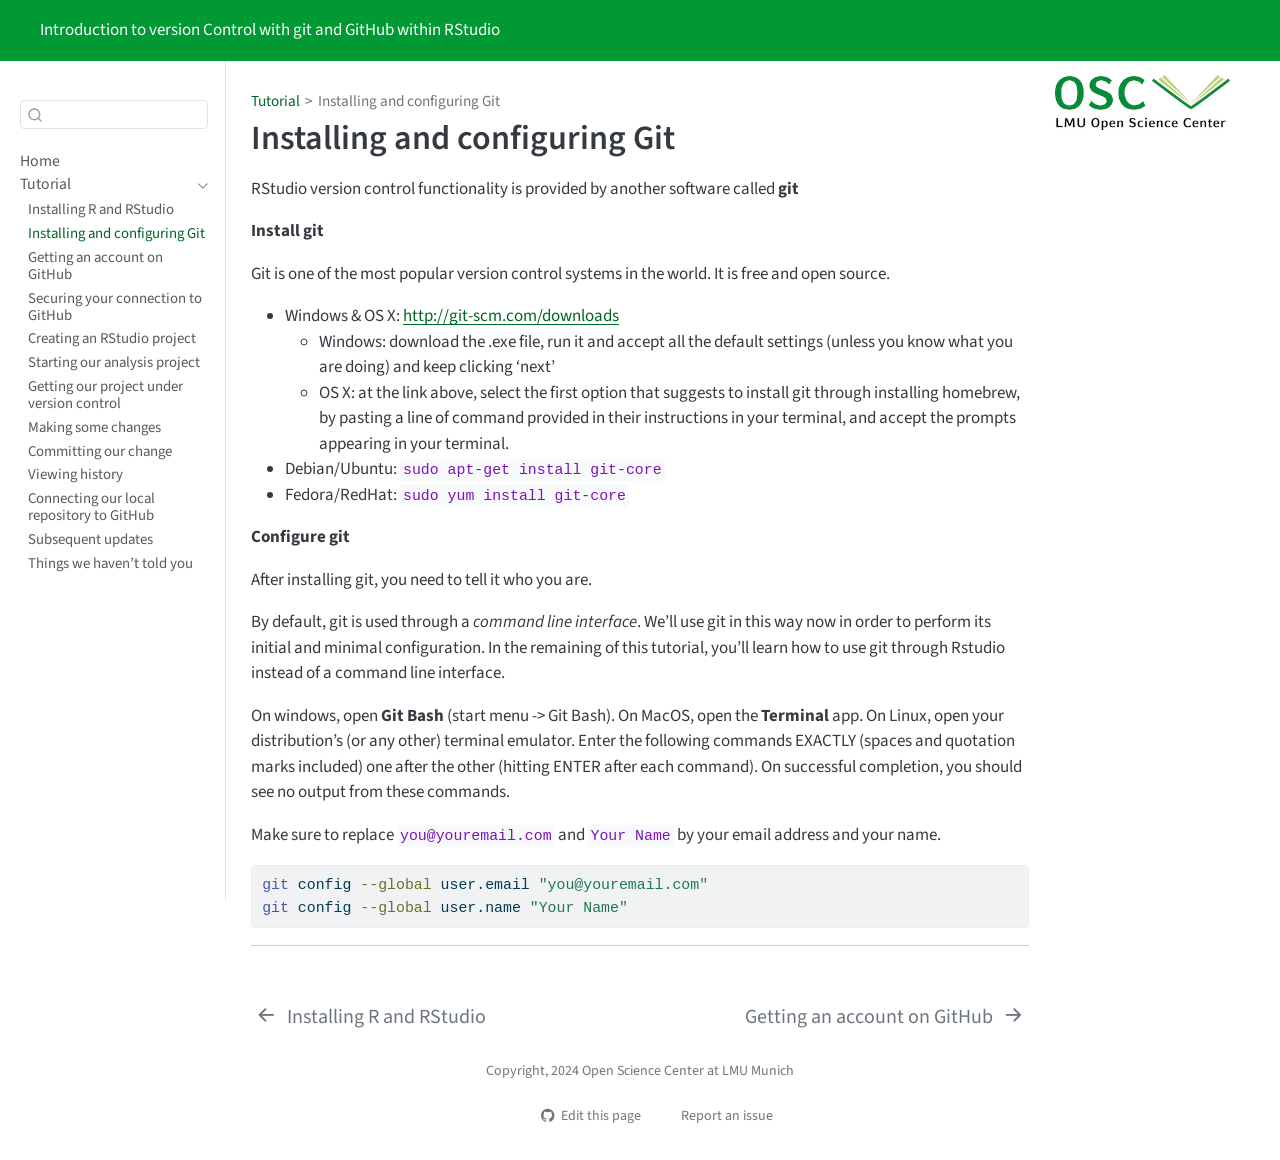
<file: installing_git.html>
<!DOCTYPE html>
<html xmlns="http://www.w3.org/1999/xhtml" lang="en" xml:lang="en"><head>

<meta charset="utf-8">
<meta name="generator" content="quarto-1.5.57">

<meta name="viewport" content="width=device-width, initial-scale=1.0, user-scalable=yes">


<title>Installing and configuring Git</title>
<style>
code{white-space: pre-wrap;}
span.smallcaps{font-variant: small-caps;}
div.columns{display: flex; gap: min(4vw, 1.5em);}
div.column{flex: auto; overflow-x: auto;}
div.hanging-indent{margin-left: 1.5em; text-indent: -1.5em;}
ul.task-list{list-style: none;}
ul.task-list li input[type="checkbox"] {
  width: 0.8em;
  margin: 0 0.8em 0.2em -1em; /* quarto-specific, see https://github.com/quarto-dev/quarto-cli/issues/4556 */ 
  vertical-align: middle;
}
/* CSS for syntax highlighting */
pre > code.sourceCode { white-space: pre; position: relative; }
pre > code.sourceCode > span { line-height: 1.25; }
pre > code.sourceCode > span:empty { height: 1.2em; }
.sourceCode { overflow: visible; }
code.sourceCode > span { color: inherit; text-decoration: inherit; }
div.sourceCode { margin: 1em 0; }
pre.sourceCode { margin: 0; }
@media screen {
div.sourceCode { overflow: auto; }
}
@media print {
pre > code.sourceCode { white-space: pre-wrap; }
pre > code.sourceCode > span { display: inline-block; text-indent: -5em; padding-left: 5em; }
}
pre.numberSource code
  { counter-reset: source-line 0; }
pre.numberSource code > span
  { position: relative; left: -4em; counter-increment: source-line; }
pre.numberSource code > span > a:first-child::before
  { content: counter(source-line);
    position: relative; left: -1em; text-align: right; vertical-align: baseline;
    border: none; display: inline-block;
    -webkit-touch-callout: none; -webkit-user-select: none;
    -khtml-user-select: none; -moz-user-select: none;
    -ms-user-select: none; user-select: none;
    padding: 0 4px; width: 4em;
  }
pre.numberSource { margin-left: 3em;  padding-left: 4px; }
div.sourceCode
  {   }
@media screen {
pre > code.sourceCode > span > a:first-child::before { text-decoration: underline; }
}
</style>


<script src="site_libs/quarto-nav/quarto-nav.js"></script>
<script src="site_libs/quarto-nav/headroom.min.js"></script>
<script src="site_libs/clipboard/clipboard.min.js"></script>
<script src="site_libs/quarto-search/autocomplete.umd.js"></script>
<script src="site_libs/quarto-search/fuse.min.js"></script>
<script src="site_libs/quarto-search/quarto-search.js"></script>
<meta name="quarto:offset" content="./">
<link href="./github.html" rel="next">
<link href="./installing_software.html" rel="prev">
<link href="./assets/LMU-OSC_favicon.jpg" rel="icon" type="image/jpeg">
<script src="site_libs/quarto-html/quarto.js"></script>
<script src="site_libs/quarto-html/popper.min.js"></script>
<script src="site_libs/quarto-html/tippy.umd.min.js"></script>
<script src="site_libs/quarto-html/anchor.min.js"></script>
<link href="site_libs/quarto-html/tippy.css" rel="stylesheet">
<link href="site_libs/quarto-html/quarto-syntax-highlighting.css" rel="stylesheet" id="quarto-text-highlighting-styles">
<script src="site_libs/bootstrap/bootstrap.min.js"></script>
<link href="site_libs/bootstrap/bootstrap-icons.css" rel="stylesheet">
<link href="site_libs/bootstrap/bootstrap.min.css" rel="stylesheet" id="quarto-bootstrap" data-mode="light">
<script id="quarto-search-options" type="application/json">{
  "location": "sidebar",
  "copy-button": false,
  "collapse-after": 3,
  "panel-placement": "start",
  "type": "textbox",
  "limit": 50,
  "keyboard-shortcut": [
    "f",
    "/",
    "s"
  ],
  "language": {
    "search-no-results-text": "No results",
    "search-matching-documents-text": "matching documents",
    "search-copy-link-title": "Copy link to search",
    "search-hide-matches-text": "Hide additional matches",
    "search-more-match-text": "more match in this document",
    "search-more-matches-text": "more matches in this document",
    "search-clear-button-title": "Clear",
    "search-text-placeholder": "",
    "search-detached-cancel-button-title": "Cancel",
    "search-submit-button-title": "Submit",
    "search-label": "Search"
  }
}</script>


<link rel="stylesheet" href="styles.css">
</head>

<body class="nav-sidebar docked nav-fixed">

<div id="quarto-search-results"></div>
  <header id="quarto-header" class="headroom fixed-top">
    <nav class="navbar navbar-expand-lg " data-bs-theme="dark">
      <div class="navbar-container container-fluid">
          <button class="navbar-toggler" type="button" data-bs-toggle="collapse" data-bs-target="#navbarCollapse" aria-controls="navbarCollapse" role="menu" aria-expanded="false" aria-label="Toggle navigation" onclick="if (window.quartoToggleHeadroom) { window.quartoToggleHeadroom(); }">
  <span class="navbar-toggler-icon"></span>
</button>
          <div class="collapse navbar-collapse" id="navbarCollapse">
            <ul class="navbar-nav navbar-nav-scroll me-auto">
  <li class="nav-item">
    <a class="nav-link active" href="./index.html" aria-current="page"> 
<span class="menu-text">Introduction to version Control with git and GitHub within RStudio</span></a>
  </li>  
</ul>
          </div> <!-- /navcollapse -->
            <div class="quarto-navbar-tools">
</div>
      </div> <!-- /container-fluid -->
    </nav>
  <nav class="quarto-secondary-nav">
    <div class="container-fluid d-flex">
      <button type="button" class="quarto-btn-toggle btn" data-bs-toggle="collapse" role="button" data-bs-target=".quarto-sidebar-collapse-item" aria-controls="quarto-sidebar" aria-expanded="false" aria-label="Toggle sidebar navigation" onclick="if (window.quartoToggleHeadroom) { window.quartoToggleHeadroom(); }">
        <i class="bi bi-layout-text-sidebar-reverse"></i>
      </button>
        <nav class="quarto-page-breadcrumbs" aria-label="breadcrumb"><ol class="breadcrumb"><li class="breadcrumb-item"><a href="./installing_software.html">Tutorial</a></li><li class="breadcrumb-item"><a href="./installing_git.html">Installing and configuring Git</a></li></ol></nav>
        <a class="flex-grow-1" role="navigation" data-bs-toggle="collapse" data-bs-target=".quarto-sidebar-collapse-item" aria-controls="quarto-sidebar" aria-expanded="false" aria-label="Toggle sidebar navigation" onclick="if (window.quartoToggleHeadroom) { window.quartoToggleHeadroom(); }">      
        </a>
      <button type="button" class="btn quarto-search-button" aria-label="Search" onclick="window.quartoOpenSearch();">
        <i class="bi bi-search"></i>
      </button>
    </div>
  </nav>
</header>
<!-- content -->
<div id="quarto-content" class="quarto-container page-columns page-rows-contents page-layout-article page-navbar">
<!-- sidebar -->
  <nav id="quarto-sidebar" class="sidebar collapse collapse-horizontal quarto-sidebar-collapse-item sidebar-navigation docked overflow-auto">
        <div class="mt-2 flex-shrink-0 align-items-center">
        <div class="sidebar-search">
        <div id="quarto-search" class="" title="Search"></div>
        </div>
        </div>
    <div class="sidebar-menu-container"> 
    <ul class="list-unstyled mt-1">
        <li class="sidebar-item">
  <div class="sidebar-item-container"> 
  <a href="./index.html" class="sidebar-item-text sidebar-link">
 <span class="menu-text">Home</span></a>
  </div>
</li>
        <li class="sidebar-item sidebar-item-section">
      <div class="sidebar-item-container"> 
            <a class="sidebar-item-text sidebar-link text-start" data-bs-toggle="collapse" data-bs-target="#quarto-sidebar-section-1" role="navigation" aria-expanded="true">
 <span class="menu-text">Tutorial</span></a>
          <a class="sidebar-item-toggle text-start" data-bs-toggle="collapse" data-bs-target="#quarto-sidebar-section-1" role="navigation" aria-expanded="true" aria-label="Toggle section">
            <i class="bi bi-chevron-right ms-2"></i>
          </a> 
      </div>
      <ul id="quarto-sidebar-section-1" class="collapse list-unstyled sidebar-section depth1 show">  
          <li class="sidebar-item">
  <div class="sidebar-item-container"> 
  <a href="./installing_software.html" class="sidebar-item-text sidebar-link">
 <span class="menu-text">Installing R and RStudio</span></a>
  </div>
</li>
          <li class="sidebar-item">
  <div class="sidebar-item-container"> 
  <a href="./installing_git.html" class="sidebar-item-text sidebar-link active">
 <span class="menu-text">Installing and configuring Git</span></a>
  </div>
</li>
          <li class="sidebar-item">
  <div class="sidebar-item-container"> 
  <a href="./github.html" class="sidebar-item-text sidebar-link">
 <span class="menu-text">Getting an account on GitHub</span></a>
  </div>
</li>
          <li class="sidebar-item">
  <div class="sidebar-item-container"> 
  <a href="./SSH.html" class="sidebar-item-text sidebar-link">
 <span class="menu-text">Securing your connection to GitHub</span></a>
  </div>
</li>
          <li class="sidebar-item">
  <div class="sidebar-item-container"> 
  <a href="./rstudio_project.html" class="sidebar-item-text sidebar-link">
 <span class="menu-text">Creating an RStudio project</span></a>
  </div>
</li>
          <li class="sidebar-item">
  <div class="sidebar-item-container"> 
  <a href="./analysis_start.html" class="sidebar-item-text sidebar-link">
 <span class="menu-text">Starting our analysis project</span></a>
  </div>
</li>
          <li class="sidebar-item">
  <div class="sidebar-item-container"> 
  <a href="./version_control.html" class="sidebar-item-text sidebar-link">
 <span class="menu-text">Getting our project under version control</span></a>
  </div>
</li>
          <li class="sidebar-item">
  <div class="sidebar-item-container"> 
  <a href="./making_change.html" class="sidebar-item-text sidebar-link">
 <span class="menu-text">Making some changes</span></a>
  </div>
</li>
          <li class="sidebar-item">
  <div class="sidebar-item-container"> 
  <a href="./commit.html" class="sidebar-item-text sidebar-link">
 <span class="menu-text">Committing our change</span></a>
  </div>
</li>
          <li class="sidebar-item">
  <div class="sidebar-item-container"> 
  <a href="./viewing_history.html" class="sidebar-item-text sidebar-link">
 <span class="menu-text">Viewing history</span></a>
  </div>
</li>
          <li class="sidebar-item">
  <div class="sidebar-item-container"> 
  <a href="./github_sync.html" class="sidebar-item-text sidebar-link">
 <span class="menu-text">Connecting our local repository to GitHub</span></a>
  </div>
</li>
          <li class="sidebar-item">
  <div class="sidebar-item-container"> 
  <a href="./updates.html" class="sidebar-item-text sidebar-link">
 <span class="menu-text">Subsequent updates</span></a>
  </div>
</li>
          <li class="sidebar-item">
  <div class="sidebar-item-container"> 
  <a href="./next_steps.html" class="sidebar-item-text sidebar-link">
 <span class="menu-text">Things we haven’t told you</span></a>
  </div>
</li>
      </ul>
  </li>
    </ul>
    </div>
</nav>
<div id="quarto-sidebar-glass" class="quarto-sidebar-collapse-item" data-bs-toggle="collapse" data-bs-target=".quarto-sidebar-collapse-item"></div>
<!-- margin-sidebar -->
    <div id="quarto-margin-sidebar" class="sidebar margin-sidebar"><div class="quarto-margin-header"><div class="margin-header-item">
<p><img src=".\assets/LMU-OSC_logo.jpg" class="img-fluid" width="175"></p>
</div></div>
        
    </div>
<!-- main -->
<main class="content" id="quarto-document-content">

<header id="title-block-header" class="quarto-title-block default"><nav class="quarto-page-breadcrumbs quarto-title-breadcrumbs d-none d-lg-block" aria-label="breadcrumb"><ol class="breadcrumb"><li class="breadcrumb-item"><a href="./installing_software.html">Tutorial</a></li><li class="breadcrumb-item"><a href="./installing_git.html">Installing and configuring Git</a></li></ol></nav>
<div class="quarto-title">
<h1 class="title">Installing and configuring Git</h1>
</div>



<div class="quarto-title-meta">

    
  
    
  </div>
  


</header>


<p>RStudio version control functionality is provided by another software called <strong>git</strong></p>
<p><strong>Install git</strong></p>
<p>Git is one of the most popular version control systems in the world. It is free and open source.</p>
<ul>
<li>Windows &amp; OS X: <a href="http://git-scm.com/downloads" target="_blank">http://git-scm.com/downloads</a>
<ul>
<li>Windows: download the .exe file, run it and accept all the default settings (unless you know what you are doing) and keep clicking ‘next’</li>
<li>OS X: at the link above, select the first option that suggests to install git through installing homebrew, by pasting a line of command provided in their instructions in your terminal, and accept the prompts appearing in your terminal.</li>
</ul></li>
<li>Debian/Ubuntu: <code>sudo apt-get install git-core</code></li>
<li>Fedora/RedHat: <code>sudo yum install git-core</code></li>
</ul>
<p><strong>Configure git</strong></p>
<p>After installing git, you need to tell it who you are.</p>
<p>By default, git is used through a <em>command line interface</em>. We’ll use git in this way now in order to perform its initial and minimal configuration. In the remaining of this tutorial, you’ll learn how to use git through Rstudio instead of a command line interface.</p>
<p>On windows, open <strong>Git Bash</strong> (start menu -&gt; Git Bash). On MacOS, open the <strong>Terminal</strong> app. On Linux, open your distribution’s (or any other) terminal emulator. Enter the following commands EXACTLY (spaces and quotation marks included) one after the other (hitting ENTER after each command). On successful completion, you should see no output from these commands.</p>
<p>Make sure to replace <code>you@youremail.com</code> and <code>Your Name</code> by your email address and your name.</p>
<div class="sourceCode" id="cb1"><pre class="sourceCode bash code-with-copy"><code class="sourceCode bash"><span id="cb1-1"><a href="#cb1-1" aria-hidden="true" tabindex="-1"></a><span class="fu">git</span> config <span class="at">--global</span> user.email <span class="st">"you@youremail.com"</span></span>
<span id="cb1-2"><a href="#cb1-2" aria-hidden="true" tabindex="-1"></a><span class="fu">git</span> config <span class="at">--global</span> user.name <span class="st">"Your Name"</span></span></code><button title="Copy to Clipboard" class="code-copy-button"><i class="bi"></i></button></pre></div>
<hr>



</main> <!-- /main -->
<script id="quarto-html-after-body" type="application/javascript">
window.document.addEventListener("DOMContentLoaded", function (event) {
  const toggleBodyColorMode = (bsSheetEl) => {
    const mode = bsSheetEl.getAttribute("data-mode");
    const bodyEl = window.document.querySelector("body");
    if (mode === "dark") {
      bodyEl.classList.add("quarto-dark");
      bodyEl.classList.remove("quarto-light");
    } else {
      bodyEl.classList.add("quarto-light");
      bodyEl.classList.remove("quarto-dark");
    }
  }
  const toggleBodyColorPrimary = () => {
    const bsSheetEl = window.document.querySelector("link#quarto-bootstrap");
    if (bsSheetEl) {
      toggleBodyColorMode(bsSheetEl);
    }
  }
  toggleBodyColorPrimary();  
  const icon = "";
  const anchorJS = new window.AnchorJS();
  anchorJS.options = {
    placement: 'right',
    icon: icon
  };
  anchorJS.add('.anchored');
  const isCodeAnnotation = (el) => {
    for (const clz of el.classList) {
      if (clz.startsWith('code-annotation-')) {                     
        return true;
      }
    }
    return false;
  }
  const onCopySuccess = function(e) {
    // button target
    const button = e.trigger;
    // don't keep focus
    button.blur();
    // flash "checked"
    button.classList.add('code-copy-button-checked');
    var currentTitle = button.getAttribute("title");
    button.setAttribute("title", "Copied!");
    let tooltip;
    if (window.bootstrap) {
      button.setAttribute("data-bs-toggle", "tooltip");
      button.setAttribute("data-bs-placement", "left");
      button.setAttribute("data-bs-title", "Copied!");
      tooltip = new bootstrap.Tooltip(button, 
        { trigger: "manual", 
          customClass: "code-copy-button-tooltip",
          offset: [0, -8]});
      tooltip.show();    
    }
    setTimeout(function() {
      if (tooltip) {
        tooltip.hide();
        button.removeAttribute("data-bs-title");
        button.removeAttribute("data-bs-toggle");
        button.removeAttribute("data-bs-placement");
      }
      button.setAttribute("title", currentTitle);
      button.classList.remove('code-copy-button-checked');
    }, 1000);
    // clear code selection
    e.clearSelection();
  }
  const getTextToCopy = function(trigger) {
      const codeEl = trigger.previousElementSibling.cloneNode(true);
      for (const childEl of codeEl.children) {
        if (isCodeAnnotation(childEl)) {
          childEl.remove();
        }
      }
      return codeEl.innerText;
  }
  const clipboard = new window.ClipboardJS('.code-copy-button:not([data-in-quarto-modal])', {
    text: getTextToCopy
  });
  clipboard.on('success', onCopySuccess);
  if (window.document.getElementById('quarto-embedded-source-code-modal')) {
    // For code content inside modals, clipBoardJS needs to be initialized with a container option
    // TODO: Check when it could be a function (https://github.com/zenorocha/clipboard.js/issues/860)
    const clipboardModal = new window.ClipboardJS('.code-copy-button[data-in-quarto-modal]', {
      text: getTextToCopy,
      container: window.document.getElementById('quarto-embedded-source-code-modal')
    });
    clipboardModal.on('success', onCopySuccess);
  }
    var localhostRegex = new RegExp(/^(?:http|https):\/\/localhost\:?[0-9]*\//);
    var mailtoRegex = new RegExp(/^mailto:/);
      var filterRegex = new RegExp('/' + window.location.host + '/');
    var isInternal = (href) => {
        return filterRegex.test(href) || localhostRegex.test(href) || mailtoRegex.test(href);
    }
    // Inspect non-navigation links and adorn them if external
 	var links = window.document.querySelectorAll('a[href]:not(.nav-link):not(.navbar-brand):not(.toc-action):not(.sidebar-link):not(.sidebar-item-toggle):not(.pagination-link):not(.no-external):not([aria-hidden]):not(.dropdown-item):not(.quarto-navigation-tool):not(.about-link)');
    for (var i=0; i<links.length; i++) {
      const link = links[i];
      if (!isInternal(link.href)) {
        // undo the damage that might have been done by quarto-nav.js in the case of
        // links that we want to consider external
        if (link.dataset.originalHref !== undefined) {
          link.href = link.dataset.originalHref;
        }
      }
    }
  function tippyHover(el, contentFn, onTriggerFn, onUntriggerFn) {
    const config = {
      allowHTML: true,
      maxWidth: 500,
      delay: 100,
      arrow: false,
      appendTo: function(el) {
          return el.parentElement;
      },
      interactive: true,
      interactiveBorder: 10,
      theme: 'quarto',
      placement: 'bottom-start',
    };
    if (contentFn) {
      config.content = contentFn;
    }
    if (onTriggerFn) {
      config.onTrigger = onTriggerFn;
    }
    if (onUntriggerFn) {
      config.onUntrigger = onUntriggerFn;
    }
    window.tippy(el, config); 
  }
  const noterefs = window.document.querySelectorAll('a[role="doc-noteref"]');
  for (var i=0; i<noterefs.length; i++) {
    const ref = noterefs[i];
    tippyHover(ref, function() {
      // use id or data attribute instead here
      let href = ref.getAttribute('data-footnote-href') || ref.getAttribute('href');
      try { href = new URL(href).hash; } catch {}
      const id = href.replace(/^#\/?/, "");
      const note = window.document.getElementById(id);
      if (note) {
        return note.innerHTML;
      } else {
        return "";
      }
    });
  }
  const xrefs = window.document.querySelectorAll('a.quarto-xref');
  const processXRef = (id, note) => {
    // Strip column container classes
    const stripColumnClz = (el) => {
      el.classList.remove("page-full", "page-columns");
      if (el.children) {
        for (const child of el.children) {
          stripColumnClz(child);
        }
      }
    }
    stripColumnClz(note)
    if (id === null || id.startsWith('sec-')) {
      // Special case sections, only their first couple elements
      const container = document.createElement("div");
      if (note.children && note.children.length > 2) {
        container.appendChild(note.children[0].cloneNode(true));
        for (let i = 1; i < note.children.length; i++) {
          const child = note.children[i];
          if (child.tagName === "P" && child.innerText === "") {
            continue;
          } else {
            container.appendChild(child.cloneNode(true));
            break;
          }
        }
        if (window.Quarto?.typesetMath) {
          window.Quarto.typesetMath(container);
        }
        return container.innerHTML
      } else {
        if (window.Quarto?.typesetMath) {
          window.Quarto.typesetMath(note);
        }
        return note.innerHTML;
      }
    } else {
      // Remove any anchor links if they are present
      const anchorLink = note.querySelector('a.anchorjs-link');
      if (anchorLink) {
        anchorLink.remove();
      }
      if (window.Quarto?.typesetMath) {
        window.Quarto.typesetMath(note);
      }
      // TODO in 1.5, we should make sure this works without a callout special case
      if (note.classList.contains("callout")) {
        return note.outerHTML;
      } else {
        return note.innerHTML;
      }
    }
  }
  for (var i=0; i<xrefs.length; i++) {
    const xref = xrefs[i];
    tippyHover(xref, undefined, function(instance) {
      instance.disable();
      let url = xref.getAttribute('href');
      let hash = undefined; 
      if (url.startsWith('#')) {
        hash = url;
      } else {
        try { hash = new URL(url).hash; } catch {}
      }
      if (hash) {
        const id = hash.replace(/^#\/?/, "");
        const note = window.document.getElementById(id);
        if (note !== null) {
          try {
            const html = processXRef(id, note.cloneNode(true));
            instance.setContent(html);
          } finally {
            instance.enable();
            instance.show();
          }
        } else {
          // See if we can fetch this
          fetch(url.split('#')[0])
          .then(res => res.text())
          .then(html => {
            const parser = new DOMParser();
            const htmlDoc = parser.parseFromString(html, "text/html");
            const note = htmlDoc.getElementById(id);
            if (note !== null) {
              const html = processXRef(id, note);
              instance.setContent(html);
            } 
          }).finally(() => {
            instance.enable();
            instance.show();
          });
        }
      } else {
        // See if we can fetch a full url (with no hash to target)
        // This is a special case and we should probably do some content thinning / targeting
        fetch(url)
        .then(res => res.text())
        .then(html => {
          const parser = new DOMParser();
          const htmlDoc = parser.parseFromString(html, "text/html");
          const note = htmlDoc.querySelector('main.content');
          if (note !== null) {
            // This should only happen for chapter cross references
            // (since there is no id in the URL)
            // remove the first header
            if (note.children.length > 0 && note.children[0].tagName === "HEADER") {
              note.children[0].remove();
            }
            const html = processXRef(null, note);
            instance.setContent(html);
          } 
        }).finally(() => {
          instance.enable();
          instance.show();
        });
      }
    }, function(instance) {
    });
  }
      let selectedAnnoteEl;
      const selectorForAnnotation = ( cell, annotation) => {
        let cellAttr = 'data-code-cell="' + cell + '"';
        let lineAttr = 'data-code-annotation="' +  annotation + '"';
        const selector = 'span[' + cellAttr + '][' + lineAttr + ']';
        return selector;
      }
      const selectCodeLines = (annoteEl) => {
        const doc = window.document;
        const targetCell = annoteEl.getAttribute("data-target-cell");
        const targetAnnotation = annoteEl.getAttribute("data-target-annotation");
        const annoteSpan = window.document.querySelector(selectorForAnnotation(targetCell, targetAnnotation));
        const lines = annoteSpan.getAttribute("data-code-lines").split(",");
        const lineIds = lines.map((line) => {
          return targetCell + "-" + line;
        })
        let top = null;
        let height = null;
        let parent = null;
        if (lineIds.length > 0) {
            //compute the position of the single el (top and bottom and make a div)
            const el = window.document.getElementById(lineIds[0]);
            top = el.offsetTop;
            height = el.offsetHeight;
            parent = el.parentElement.parentElement;
          if (lineIds.length > 1) {
            const lastEl = window.document.getElementById(lineIds[lineIds.length - 1]);
            const bottom = lastEl.offsetTop + lastEl.offsetHeight;
            height = bottom - top;
          }
          if (top !== null && height !== null && parent !== null) {
            // cook up a div (if necessary) and position it 
            let div = window.document.getElementById("code-annotation-line-highlight");
            if (div === null) {
              div = window.document.createElement("div");
              div.setAttribute("id", "code-annotation-line-highlight");
              div.style.position = 'absolute';
              parent.appendChild(div);
            }
            div.style.top = top - 2 + "px";
            div.style.height = height + 4 + "px";
            div.style.left = 0;
            let gutterDiv = window.document.getElementById("code-annotation-line-highlight-gutter");
            if (gutterDiv === null) {
              gutterDiv = window.document.createElement("div");
              gutterDiv.setAttribute("id", "code-annotation-line-highlight-gutter");
              gutterDiv.style.position = 'absolute';
              const codeCell = window.document.getElementById(targetCell);
              const gutter = codeCell.querySelector('.code-annotation-gutter');
              gutter.appendChild(gutterDiv);
            }
            gutterDiv.style.top = top - 2 + "px";
            gutterDiv.style.height = height + 4 + "px";
          }
          selectedAnnoteEl = annoteEl;
        }
      };
      const unselectCodeLines = () => {
        const elementsIds = ["code-annotation-line-highlight", "code-annotation-line-highlight-gutter"];
        elementsIds.forEach((elId) => {
          const div = window.document.getElementById(elId);
          if (div) {
            div.remove();
          }
        });
        selectedAnnoteEl = undefined;
      };
        // Handle positioning of the toggle
    window.addEventListener(
      "resize",
      throttle(() => {
        elRect = undefined;
        if (selectedAnnoteEl) {
          selectCodeLines(selectedAnnoteEl);
        }
      }, 10)
    );
    function throttle(fn, ms) {
    let throttle = false;
    let timer;
      return (...args) => {
        if(!throttle) { // first call gets through
            fn.apply(this, args);
            throttle = true;
        } else { // all the others get throttled
            if(timer) clearTimeout(timer); // cancel #2
            timer = setTimeout(() => {
              fn.apply(this, args);
              timer = throttle = false;
            }, ms);
        }
      };
    }
      // Attach click handler to the DT
      const annoteDls = window.document.querySelectorAll('dt[data-target-cell]');
      for (const annoteDlNode of annoteDls) {
        annoteDlNode.addEventListener('click', (event) => {
          const clickedEl = event.target;
          if (clickedEl !== selectedAnnoteEl) {
            unselectCodeLines();
            const activeEl = window.document.querySelector('dt[data-target-cell].code-annotation-active');
            if (activeEl) {
              activeEl.classList.remove('code-annotation-active');
            }
            selectCodeLines(clickedEl);
            clickedEl.classList.add('code-annotation-active');
          } else {
            // Unselect the line
            unselectCodeLines();
            clickedEl.classList.remove('code-annotation-active');
          }
        });
      }
  const findCites = (el) => {
    const parentEl = el.parentElement;
    if (parentEl) {
      const cites = parentEl.dataset.cites;
      if (cites) {
        return {
          el,
          cites: cites.split(' ')
        };
      } else {
        return findCites(el.parentElement)
      }
    } else {
      return undefined;
    }
  };
  var bibliorefs = window.document.querySelectorAll('a[role="doc-biblioref"]');
  for (var i=0; i<bibliorefs.length; i++) {
    const ref = bibliorefs[i];
    const citeInfo = findCites(ref);
    if (citeInfo) {
      tippyHover(citeInfo.el, function() {
        var popup = window.document.createElement('div');
        citeInfo.cites.forEach(function(cite) {
          var citeDiv = window.document.createElement('div');
          citeDiv.classList.add('hanging-indent');
          citeDiv.classList.add('csl-entry');
          var biblioDiv = window.document.getElementById('ref-' + cite);
          if (biblioDiv) {
            citeDiv.innerHTML = biblioDiv.innerHTML;
          }
          popup.appendChild(citeDiv);
        });
        return popup.innerHTML;
      });
    }
  }
});
</script>
<nav class="page-navigation">
  <div class="nav-page nav-page-previous">
      <a href="./installing_software.html" class="pagination-link" aria-label="Installing R and RStudio">
        <i class="bi bi-arrow-left-short"></i> <span class="nav-page-text">Installing R and RStudio</span>
      </a>          
  </div>
  <div class="nav-page nav-page-next">
      <a href="./github.html" class="pagination-link" aria-label="Getting an account on GitHub">
        <span class="nav-page-text">Getting an account on GitHub</span> <i class="bi bi-arrow-right-short"></i>
      </a>
  </div>
</nav>
</div> <!-- /content -->
<footer class="footer">
  <div class="nav-footer">
    <div class="nav-footer-left">
      &nbsp;
    </div>   
    <div class="nav-footer-center">
<p>Copyright, 2024 Open Science Center at LMU Munich</p>
<div class="toc-actions"><ul><li><a href="https://github.com/sprocketsullivan/Introduction-RStudio-Git-GitHub_Berlin/edit/main/installing_git.qmd" class="toc-action"><i class="bi bi-github"></i>Edit this page</a></li><li><a href="https://github.com/sprocketsullivan/Introduction-RStudio-Git-GitHub_Berlin/issues/new" class="toc-action"><i class="bi empty"></i>Report an issue</a></li></ul></div></div>
    <div class="nav-footer-right">
      &nbsp;
    </div>
  </div>
</footer>




</body></html>
</file>
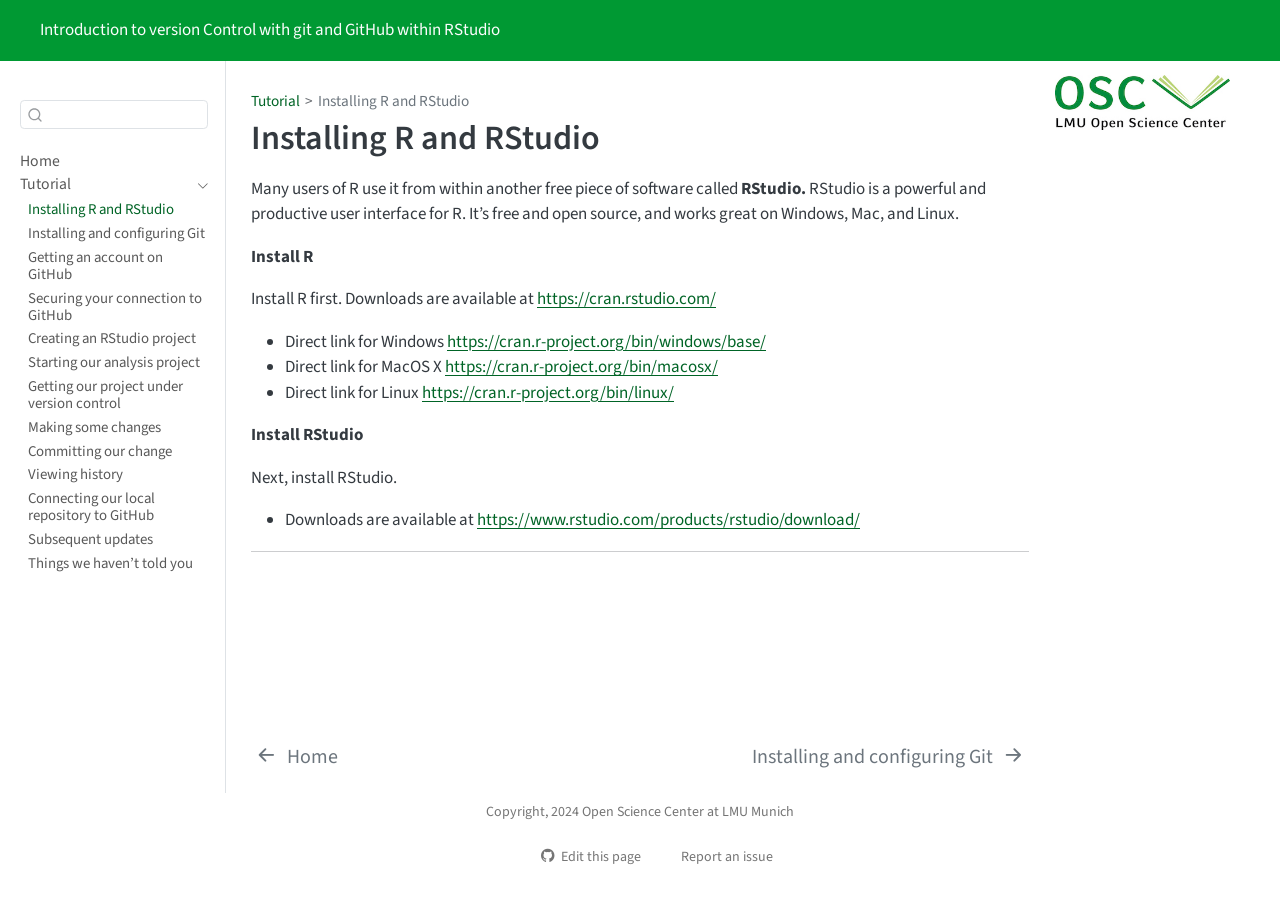
<file: installing_software.html>
<!DOCTYPE html>
<html xmlns="http://www.w3.org/1999/xhtml" lang="en" xml:lang="en"><head>

<meta charset="utf-8">
<meta name="generator" content="quarto-1.5.57">

<meta name="viewport" content="width=device-width, initial-scale=1.0, user-scalable=yes">


<title>Installing R and RStudio</title>
<style>
code{white-space: pre-wrap;}
span.smallcaps{font-variant: small-caps;}
div.columns{display: flex; gap: min(4vw, 1.5em);}
div.column{flex: auto; overflow-x: auto;}
div.hanging-indent{margin-left: 1.5em; text-indent: -1.5em;}
ul.task-list{list-style: none;}
ul.task-list li input[type="checkbox"] {
  width: 0.8em;
  margin: 0 0.8em 0.2em -1em; /* quarto-specific, see https://github.com/quarto-dev/quarto-cli/issues/4556 */ 
  vertical-align: middle;
}
</style>


<script src="site_libs/quarto-nav/quarto-nav.js"></script>
<script src="site_libs/quarto-nav/headroom.min.js"></script>
<script src="site_libs/clipboard/clipboard.min.js"></script>
<script src="site_libs/quarto-search/autocomplete.umd.js"></script>
<script src="site_libs/quarto-search/fuse.min.js"></script>
<script src="site_libs/quarto-search/quarto-search.js"></script>
<meta name="quarto:offset" content="./">
<link href="./installing_git.html" rel="next">
<link href="./index.html" rel="prev">
<link href="./assets/LMU-OSC_favicon.jpg" rel="icon" type="image/jpeg">
<script src="site_libs/quarto-html/quarto.js"></script>
<script src="site_libs/quarto-html/popper.min.js"></script>
<script src="site_libs/quarto-html/tippy.umd.min.js"></script>
<script src="site_libs/quarto-html/anchor.min.js"></script>
<link href="site_libs/quarto-html/tippy.css" rel="stylesheet">
<link href="site_libs/quarto-html/quarto-syntax-highlighting.css" rel="stylesheet" id="quarto-text-highlighting-styles">
<script src="site_libs/bootstrap/bootstrap.min.js"></script>
<link href="site_libs/bootstrap/bootstrap-icons.css" rel="stylesheet">
<link href="site_libs/bootstrap/bootstrap.min.css" rel="stylesheet" id="quarto-bootstrap" data-mode="light">
<script id="quarto-search-options" type="application/json">{
  "location": "sidebar",
  "copy-button": false,
  "collapse-after": 3,
  "panel-placement": "start",
  "type": "textbox",
  "limit": 50,
  "keyboard-shortcut": [
    "f",
    "/",
    "s"
  ],
  "language": {
    "search-no-results-text": "No results",
    "search-matching-documents-text": "matching documents",
    "search-copy-link-title": "Copy link to search",
    "search-hide-matches-text": "Hide additional matches",
    "search-more-match-text": "more match in this document",
    "search-more-matches-text": "more matches in this document",
    "search-clear-button-title": "Clear",
    "search-text-placeholder": "",
    "search-detached-cancel-button-title": "Cancel",
    "search-submit-button-title": "Submit",
    "search-label": "Search"
  }
}</script>


<link rel="stylesheet" href="styles.css">
</head>

<body class="nav-sidebar docked nav-fixed">

<div id="quarto-search-results"></div>
  <header id="quarto-header" class="headroom fixed-top">
    <nav class="navbar navbar-expand-lg " data-bs-theme="dark">
      <div class="navbar-container container-fluid">
          <button class="navbar-toggler" type="button" data-bs-toggle="collapse" data-bs-target="#navbarCollapse" aria-controls="navbarCollapse" role="menu" aria-expanded="false" aria-label="Toggle navigation" onclick="if (window.quartoToggleHeadroom) { window.quartoToggleHeadroom(); }">
  <span class="navbar-toggler-icon"></span>
</button>
          <div class="collapse navbar-collapse" id="navbarCollapse">
            <ul class="navbar-nav navbar-nav-scroll me-auto">
  <li class="nav-item">
    <a class="nav-link active" href="./index.html" aria-current="page"> 
<span class="menu-text">Introduction to version Control with git and GitHub within RStudio</span></a>
  </li>  
</ul>
          </div> <!-- /navcollapse -->
            <div class="quarto-navbar-tools">
</div>
      </div> <!-- /container-fluid -->
    </nav>
  <nav class="quarto-secondary-nav">
    <div class="container-fluid d-flex">
      <button type="button" class="quarto-btn-toggle btn" data-bs-toggle="collapse" role="button" data-bs-target=".quarto-sidebar-collapse-item" aria-controls="quarto-sidebar" aria-expanded="false" aria-label="Toggle sidebar navigation" onclick="if (window.quartoToggleHeadroom) { window.quartoToggleHeadroom(); }">
        <i class="bi bi-layout-text-sidebar-reverse"></i>
      </button>
        <nav class="quarto-page-breadcrumbs" aria-label="breadcrumb"><ol class="breadcrumb"><li class="breadcrumb-item"><a href="./installing_software.html">Tutorial</a></li><li class="breadcrumb-item"><a href="./installing_software.html">Installing R and RStudio</a></li></ol></nav>
        <a class="flex-grow-1" role="navigation" data-bs-toggle="collapse" data-bs-target=".quarto-sidebar-collapse-item" aria-controls="quarto-sidebar" aria-expanded="false" aria-label="Toggle sidebar navigation" onclick="if (window.quartoToggleHeadroom) { window.quartoToggleHeadroom(); }">      
        </a>
      <button type="button" class="btn quarto-search-button" aria-label="Search" onclick="window.quartoOpenSearch();">
        <i class="bi bi-search"></i>
      </button>
    </div>
  </nav>
</header>
<!-- content -->
<div id="quarto-content" class="quarto-container page-columns page-rows-contents page-layout-article page-navbar">
<!-- sidebar -->
  <nav id="quarto-sidebar" class="sidebar collapse collapse-horizontal quarto-sidebar-collapse-item sidebar-navigation docked overflow-auto">
        <div class="mt-2 flex-shrink-0 align-items-center">
        <div class="sidebar-search">
        <div id="quarto-search" class="" title="Search"></div>
        </div>
        </div>
    <div class="sidebar-menu-container"> 
    <ul class="list-unstyled mt-1">
        <li class="sidebar-item">
  <div class="sidebar-item-container"> 
  <a href="./index.html" class="sidebar-item-text sidebar-link">
 <span class="menu-text">Home</span></a>
  </div>
</li>
        <li class="sidebar-item sidebar-item-section">
      <div class="sidebar-item-container"> 
            <a class="sidebar-item-text sidebar-link text-start" data-bs-toggle="collapse" data-bs-target="#quarto-sidebar-section-1" role="navigation" aria-expanded="true">
 <span class="menu-text">Tutorial</span></a>
          <a class="sidebar-item-toggle text-start" data-bs-toggle="collapse" data-bs-target="#quarto-sidebar-section-1" role="navigation" aria-expanded="true" aria-label="Toggle section">
            <i class="bi bi-chevron-right ms-2"></i>
          </a> 
      </div>
      <ul id="quarto-sidebar-section-1" class="collapse list-unstyled sidebar-section depth1 show">  
          <li class="sidebar-item">
  <div class="sidebar-item-container"> 
  <a href="./installing_software.html" class="sidebar-item-text sidebar-link active">
 <span class="menu-text">Installing R and RStudio</span></a>
  </div>
</li>
          <li class="sidebar-item">
  <div class="sidebar-item-container"> 
  <a href="./installing_git.html" class="sidebar-item-text sidebar-link">
 <span class="menu-text">Installing and configuring Git</span></a>
  </div>
</li>
          <li class="sidebar-item">
  <div class="sidebar-item-container"> 
  <a href="./github.html" class="sidebar-item-text sidebar-link">
 <span class="menu-text">Getting an account on GitHub</span></a>
  </div>
</li>
          <li class="sidebar-item">
  <div class="sidebar-item-container"> 
  <a href="./SSH.html" class="sidebar-item-text sidebar-link">
 <span class="menu-text">Securing your connection to GitHub</span></a>
  </div>
</li>
          <li class="sidebar-item">
  <div class="sidebar-item-container"> 
  <a href="./rstudio_project.html" class="sidebar-item-text sidebar-link">
 <span class="menu-text">Creating an RStudio project</span></a>
  </div>
</li>
          <li class="sidebar-item">
  <div class="sidebar-item-container"> 
  <a href="./analysis_start.html" class="sidebar-item-text sidebar-link">
 <span class="menu-text">Starting our analysis project</span></a>
  </div>
</li>
          <li class="sidebar-item">
  <div class="sidebar-item-container"> 
  <a href="./version_control.html" class="sidebar-item-text sidebar-link">
 <span class="menu-text">Getting our project under version control</span></a>
  </div>
</li>
          <li class="sidebar-item">
  <div class="sidebar-item-container"> 
  <a href="./making_change.html" class="sidebar-item-text sidebar-link">
 <span class="menu-text">Making some changes</span></a>
  </div>
</li>
          <li class="sidebar-item">
  <div class="sidebar-item-container"> 
  <a href="./commit.html" class="sidebar-item-text sidebar-link">
 <span class="menu-text">Committing our change</span></a>
  </div>
</li>
          <li class="sidebar-item">
  <div class="sidebar-item-container"> 
  <a href="./viewing_history.html" class="sidebar-item-text sidebar-link">
 <span class="menu-text">Viewing history</span></a>
  </div>
</li>
          <li class="sidebar-item">
  <div class="sidebar-item-container"> 
  <a href="./github_sync.html" class="sidebar-item-text sidebar-link">
 <span class="menu-text">Connecting our local repository to GitHub</span></a>
  </div>
</li>
          <li class="sidebar-item">
  <div class="sidebar-item-container"> 
  <a href="./updates.html" class="sidebar-item-text sidebar-link">
 <span class="menu-text">Subsequent updates</span></a>
  </div>
</li>
          <li class="sidebar-item">
  <div class="sidebar-item-container"> 
  <a href="./next_steps.html" class="sidebar-item-text sidebar-link">
 <span class="menu-text">Things we haven’t told you</span></a>
  </div>
</li>
      </ul>
  </li>
    </ul>
    </div>
</nav>
<div id="quarto-sidebar-glass" class="quarto-sidebar-collapse-item" data-bs-toggle="collapse" data-bs-target=".quarto-sidebar-collapse-item"></div>
<!-- margin-sidebar -->
    <div id="quarto-margin-sidebar" class="sidebar margin-sidebar"><div class="quarto-margin-header"><div class="margin-header-item">
<p><img src=".\assets/LMU-OSC_logo.jpg" class="img-fluid" width="175"></p>
</div></div>
        
    </div>
<!-- main -->
<main class="content" id="quarto-document-content">

<header id="title-block-header" class="quarto-title-block default"><nav class="quarto-page-breadcrumbs quarto-title-breadcrumbs d-none d-lg-block" aria-label="breadcrumb"><ol class="breadcrumb"><li class="breadcrumb-item"><a href="./installing_software.html">Tutorial</a></li><li class="breadcrumb-item"><a href="./installing_software.html">Installing R and RStudio</a></li></ol></nav>
<div class="quarto-title">
<h1 class="title">Installing R and RStudio</h1>
</div>



<div class="quarto-title-meta">

    
  
    
  </div>
  


</header>


<p>Many users of R use it from within another free piece of software called <strong>RStudio.</strong> RStudio is a powerful and productive user interface for R. It’s free and open source, and works great on Windows, Mac, and Linux.</p>
<p><strong>Install R</strong></p>
<p>Install R first. Downloads are available at <a href="https://cran.rstudio.com/" target="_blank">https://cran.rstudio.com/</a></p>
<ul>
<li>Direct link for Windows <a href="https://cran.r-project.org/bin/windows/base/" target="_blank">https://cran.r-project.org/bin/windows/base/</a><br>
</li>
<li>Direct link for MacOS X <a href="https://cran.r-project.org/bin/macosx/" target="_blank">https://cran.r-project.org/bin/macosx/</a></li>
<li>Direct link for Linux <a href="https://cran.r-project.org/bin/linux/" target="_blank">https://cran.r-project.org/bin/linux/</a></li>
</ul>
<p><strong>Install RStudio</strong></p>
<p>Next, install RStudio.</p>
<ul>
<li>Downloads are available at <a href="https://www.rstudio.com/products/rstudio/download/" target="_blank">https://www.rstudio.com/products/rstudio/download/</a></li>
</ul>
<hr>



</main> <!-- /main -->
<script id="quarto-html-after-body" type="application/javascript">
window.document.addEventListener("DOMContentLoaded", function (event) {
  const toggleBodyColorMode = (bsSheetEl) => {
    const mode = bsSheetEl.getAttribute("data-mode");
    const bodyEl = window.document.querySelector("body");
    if (mode === "dark") {
      bodyEl.classList.add("quarto-dark");
      bodyEl.classList.remove("quarto-light");
    } else {
      bodyEl.classList.add("quarto-light");
      bodyEl.classList.remove("quarto-dark");
    }
  }
  const toggleBodyColorPrimary = () => {
    const bsSheetEl = window.document.querySelector("link#quarto-bootstrap");
    if (bsSheetEl) {
      toggleBodyColorMode(bsSheetEl);
    }
  }
  toggleBodyColorPrimary();  
  const icon = "";
  const anchorJS = new window.AnchorJS();
  anchorJS.options = {
    placement: 'right',
    icon: icon
  };
  anchorJS.add('.anchored');
  const isCodeAnnotation = (el) => {
    for (const clz of el.classList) {
      if (clz.startsWith('code-annotation-')) {                     
        return true;
      }
    }
    return false;
  }
  const onCopySuccess = function(e) {
    // button target
    const button = e.trigger;
    // don't keep focus
    button.blur();
    // flash "checked"
    button.classList.add('code-copy-button-checked');
    var currentTitle = button.getAttribute("title");
    button.setAttribute("title", "Copied!");
    let tooltip;
    if (window.bootstrap) {
      button.setAttribute("data-bs-toggle", "tooltip");
      button.setAttribute("data-bs-placement", "left");
      button.setAttribute("data-bs-title", "Copied!");
      tooltip = new bootstrap.Tooltip(button, 
        { trigger: "manual", 
          customClass: "code-copy-button-tooltip",
          offset: [0, -8]});
      tooltip.show();    
    }
    setTimeout(function() {
      if (tooltip) {
        tooltip.hide();
        button.removeAttribute("data-bs-title");
        button.removeAttribute("data-bs-toggle");
        button.removeAttribute("data-bs-placement");
      }
      button.setAttribute("title", currentTitle);
      button.classList.remove('code-copy-button-checked');
    }, 1000);
    // clear code selection
    e.clearSelection();
  }
  const getTextToCopy = function(trigger) {
      const codeEl = trigger.previousElementSibling.cloneNode(true);
      for (const childEl of codeEl.children) {
        if (isCodeAnnotation(childEl)) {
          childEl.remove();
        }
      }
      return codeEl.innerText;
  }
  const clipboard = new window.ClipboardJS('.code-copy-button:not([data-in-quarto-modal])', {
    text: getTextToCopy
  });
  clipboard.on('success', onCopySuccess);
  if (window.document.getElementById('quarto-embedded-source-code-modal')) {
    // For code content inside modals, clipBoardJS needs to be initialized with a container option
    // TODO: Check when it could be a function (https://github.com/zenorocha/clipboard.js/issues/860)
    const clipboardModal = new window.ClipboardJS('.code-copy-button[data-in-quarto-modal]', {
      text: getTextToCopy,
      container: window.document.getElementById('quarto-embedded-source-code-modal')
    });
    clipboardModal.on('success', onCopySuccess);
  }
    var localhostRegex = new RegExp(/^(?:http|https):\/\/localhost\:?[0-9]*\//);
    var mailtoRegex = new RegExp(/^mailto:/);
      var filterRegex = new RegExp('/' + window.location.host + '/');
    var isInternal = (href) => {
        return filterRegex.test(href) || localhostRegex.test(href) || mailtoRegex.test(href);
    }
    // Inspect non-navigation links and adorn them if external
 	var links = window.document.querySelectorAll('a[href]:not(.nav-link):not(.navbar-brand):not(.toc-action):not(.sidebar-link):not(.sidebar-item-toggle):not(.pagination-link):not(.no-external):not([aria-hidden]):not(.dropdown-item):not(.quarto-navigation-tool):not(.about-link)');
    for (var i=0; i<links.length; i++) {
      const link = links[i];
      if (!isInternal(link.href)) {
        // undo the damage that might have been done by quarto-nav.js in the case of
        // links that we want to consider external
        if (link.dataset.originalHref !== undefined) {
          link.href = link.dataset.originalHref;
        }
      }
    }
  function tippyHover(el, contentFn, onTriggerFn, onUntriggerFn) {
    const config = {
      allowHTML: true,
      maxWidth: 500,
      delay: 100,
      arrow: false,
      appendTo: function(el) {
          return el.parentElement;
      },
      interactive: true,
      interactiveBorder: 10,
      theme: 'quarto',
      placement: 'bottom-start',
    };
    if (contentFn) {
      config.content = contentFn;
    }
    if (onTriggerFn) {
      config.onTrigger = onTriggerFn;
    }
    if (onUntriggerFn) {
      config.onUntrigger = onUntriggerFn;
    }
    window.tippy(el, config); 
  }
  const noterefs = window.document.querySelectorAll('a[role="doc-noteref"]');
  for (var i=0; i<noterefs.length; i++) {
    const ref = noterefs[i];
    tippyHover(ref, function() {
      // use id or data attribute instead here
      let href = ref.getAttribute('data-footnote-href') || ref.getAttribute('href');
      try { href = new URL(href).hash; } catch {}
      const id = href.replace(/^#\/?/, "");
      const note = window.document.getElementById(id);
      if (note) {
        return note.innerHTML;
      } else {
        return "";
      }
    });
  }
  const xrefs = window.document.querySelectorAll('a.quarto-xref');
  const processXRef = (id, note) => {
    // Strip column container classes
    const stripColumnClz = (el) => {
      el.classList.remove("page-full", "page-columns");
      if (el.children) {
        for (const child of el.children) {
          stripColumnClz(child);
        }
      }
    }
    stripColumnClz(note)
    if (id === null || id.startsWith('sec-')) {
      // Special case sections, only their first couple elements
      const container = document.createElement("div");
      if (note.children && note.children.length > 2) {
        container.appendChild(note.children[0].cloneNode(true));
        for (let i = 1; i < note.children.length; i++) {
          const child = note.children[i];
          if (child.tagName === "P" && child.innerText === "") {
            continue;
          } else {
            container.appendChild(child.cloneNode(true));
            break;
          }
        }
        if (window.Quarto?.typesetMath) {
          window.Quarto.typesetMath(container);
        }
        return container.innerHTML
      } else {
        if (window.Quarto?.typesetMath) {
          window.Quarto.typesetMath(note);
        }
        return note.innerHTML;
      }
    } else {
      // Remove any anchor links if they are present
      const anchorLink = note.querySelector('a.anchorjs-link');
      if (anchorLink) {
        anchorLink.remove();
      }
      if (window.Quarto?.typesetMath) {
        window.Quarto.typesetMath(note);
      }
      // TODO in 1.5, we should make sure this works without a callout special case
      if (note.classList.contains("callout")) {
        return note.outerHTML;
      } else {
        return note.innerHTML;
      }
    }
  }
  for (var i=0; i<xrefs.length; i++) {
    const xref = xrefs[i];
    tippyHover(xref, undefined, function(instance) {
      instance.disable();
      let url = xref.getAttribute('href');
      let hash = undefined; 
      if (url.startsWith('#')) {
        hash = url;
      } else {
        try { hash = new URL(url).hash; } catch {}
      }
      if (hash) {
        const id = hash.replace(/^#\/?/, "");
        const note = window.document.getElementById(id);
        if (note !== null) {
          try {
            const html = processXRef(id, note.cloneNode(true));
            instance.setContent(html);
          } finally {
            instance.enable();
            instance.show();
          }
        } else {
          // See if we can fetch this
          fetch(url.split('#')[0])
          .then(res => res.text())
          .then(html => {
            const parser = new DOMParser();
            const htmlDoc = parser.parseFromString(html, "text/html");
            const note = htmlDoc.getElementById(id);
            if (note !== null) {
              const html = processXRef(id, note);
              instance.setContent(html);
            } 
          }).finally(() => {
            instance.enable();
            instance.show();
          });
        }
      } else {
        // See if we can fetch a full url (with no hash to target)
        // This is a special case and we should probably do some content thinning / targeting
        fetch(url)
        .then(res => res.text())
        .then(html => {
          const parser = new DOMParser();
          const htmlDoc = parser.parseFromString(html, "text/html");
          const note = htmlDoc.querySelector('main.content');
          if (note !== null) {
            // This should only happen for chapter cross references
            // (since there is no id in the URL)
            // remove the first header
            if (note.children.length > 0 && note.children[0].tagName === "HEADER") {
              note.children[0].remove();
            }
            const html = processXRef(null, note);
            instance.setContent(html);
          } 
        }).finally(() => {
          instance.enable();
          instance.show();
        });
      }
    }, function(instance) {
    });
  }
      let selectedAnnoteEl;
      const selectorForAnnotation = ( cell, annotation) => {
        let cellAttr = 'data-code-cell="' + cell + '"';
        let lineAttr = 'data-code-annotation="' +  annotation + '"';
        const selector = 'span[' + cellAttr + '][' + lineAttr + ']';
        return selector;
      }
      const selectCodeLines = (annoteEl) => {
        const doc = window.document;
        const targetCell = annoteEl.getAttribute("data-target-cell");
        const targetAnnotation = annoteEl.getAttribute("data-target-annotation");
        const annoteSpan = window.document.querySelector(selectorForAnnotation(targetCell, targetAnnotation));
        const lines = annoteSpan.getAttribute("data-code-lines").split(",");
        const lineIds = lines.map((line) => {
          return targetCell + "-" + line;
        })
        let top = null;
        let height = null;
        let parent = null;
        if (lineIds.length > 0) {
            //compute the position of the single el (top and bottom and make a div)
            const el = window.document.getElementById(lineIds[0]);
            top = el.offsetTop;
            height = el.offsetHeight;
            parent = el.parentElement.parentElement;
          if (lineIds.length > 1) {
            const lastEl = window.document.getElementById(lineIds[lineIds.length - 1]);
            const bottom = lastEl.offsetTop + lastEl.offsetHeight;
            height = bottom - top;
          }
          if (top !== null && height !== null && parent !== null) {
            // cook up a div (if necessary) and position it 
            let div = window.document.getElementById("code-annotation-line-highlight");
            if (div === null) {
              div = window.document.createElement("div");
              div.setAttribute("id", "code-annotation-line-highlight");
              div.style.position = 'absolute';
              parent.appendChild(div);
            }
            div.style.top = top - 2 + "px";
            div.style.height = height + 4 + "px";
            div.style.left = 0;
            let gutterDiv = window.document.getElementById("code-annotation-line-highlight-gutter");
            if (gutterDiv === null) {
              gutterDiv = window.document.createElement("div");
              gutterDiv.setAttribute("id", "code-annotation-line-highlight-gutter");
              gutterDiv.style.position = 'absolute';
              const codeCell = window.document.getElementById(targetCell);
              const gutter = codeCell.querySelector('.code-annotation-gutter');
              gutter.appendChild(gutterDiv);
            }
            gutterDiv.style.top = top - 2 + "px";
            gutterDiv.style.height = height + 4 + "px";
          }
          selectedAnnoteEl = annoteEl;
        }
      };
      const unselectCodeLines = () => {
        const elementsIds = ["code-annotation-line-highlight", "code-annotation-line-highlight-gutter"];
        elementsIds.forEach((elId) => {
          const div = window.document.getElementById(elId);
          if (div) {
            div.remove();
          }
        });
        selectedAnnoteEl = undefined;
      };
        // Handle positioning of the toggle
    window.addEventListener(
      "resize",
      throttle(() => {
        elRect = undefined;
        if (selectedAnnoteEl) {
          selectCodeLines(selectedAnnoteEl);
        }
      }, 10)
    );
    function throttle(fn, ms) {
    let throttle = false;
    let timer;
      return (...args) => {
        if(!throttle) { // first call gets through
            fn.apply(this, args);
            throttle = true;
        } else { // all the others get throttled
            if(timer) clearTimeout(timer); // cancel #2
            timer = setTimeout(() => {
              fn.apply(this, args);
              timer = throttle = false;
            }, ms);
        }
      };
    }
      // Attach click handler to the DT
      const annoteDls = window.document.querySelectorAll('dt[data-target-cell]');
      for (const annoteDlNode of annoteDls) {
        annoteDlNode.addEventListener('click', (event) => {
          const clickedEl = event.target;
          if (clickedEl !== selectedAnnoteEl) {
            unselectCodeLines();
            const activeEl = window.document.querySelector('dt[data-target-cell].code-annotation-active');
            if (activeEl) {
              activeEl.classList.remove('code-annotation-active');
            }
            selectCodeLines(clickedEl);
            clickedEl.classList.add('code-annotation-active');
          } else {
            // Unselect the line
            unselectCodeLines();
            clickedEl.classList.remove('code-annotation-active');
          }
        });
      }
  const findCites = (el) => {
    const parentEl = el.parentElement;
    if (parentEl) {
      const cites = parentEl.dataset.cites;
      if (cites) {
        return {
          el,
          cites: cites.split(' ')
        };
      } else {
        return findCites(el.parentElement)
      }
    } else {
      return undefined;
    }
  };
  var bibliorefs = window.document.querySelectorAll('a[role="doc-biblioref"]');
  for (var i=0; i<bibliorefs.length; i++) {
    const ref = bibliorefs[i];
    const citeInfo = findCites(ref);
    if (citeInfo) {
      tippyHover(citeInfo.el, function() {
        var popup = window.document.createElement('div');
        citeInfo.cites.forEach(function(cite) {
          var citeDiv = window.document.createElement('div');
          citeDiv.classList.add('hanging-indent');
          citeDiv.classList.add('csl-entry');
          var biblioDiv = window.document.getElementById('ref-' + cite);
          if (biblioDiv) {
            citeDiv.innerHTML = biblioDiv.innerHTML;
          }
          popup.appendChild(citeDiv);
        });
        return popup.innerHTML;
      });
    }
  }
});
</script>
<nav class="page-navigation">
  <div class="nav-page nav-page-previous">
      <a href="./index.html" class="pagination-link" aria-label="Home">
        <i class="bi bi-arrow-left-short"></i> <span class="nav-page-text">Home</span>
      </a>          
  </div>
  <div class="nav-page nav-page-next">
      <a href="./installing_git.html" class="pagination-link" aria-label="Installing and configuring Git">
        <span class="nav-page-text">Installing and configuring Git</span> <i class="bi bi-arrow-right-short"></i>
      </a>
  </div>
</nav>
</div> <!-- /content -->
<footer class="footer">
  <div class="nav-footer">
    <div class="nav-footer-left">
      &nbsp;
    </div>   
    <div class="nav-footer-center">
<p>Copyright, 2024 Open Science Center at LMU Munich</p>
<div class="toc-actions"><ul><li><a href="https://github.com/sprocketsullivan/Introduction-RStudio-Git-GitHub_Berlin/edit/main/installing_software.qmd" class="toc-action"><i class="bi bi-github"></i>Edit this page</a></li><li><a href="https://github.com/sprocketsullivan/Introduction-RStudio-Git-GitHub_Berlin/issues/new" class="toc-action"><i class="bi empty"></i>Report an issue</a></li></ul></div></div>
    <div class="nav-footer-right">
      &nbsp;
    </div>
  </div>
</footer>




</body></html>
</file>
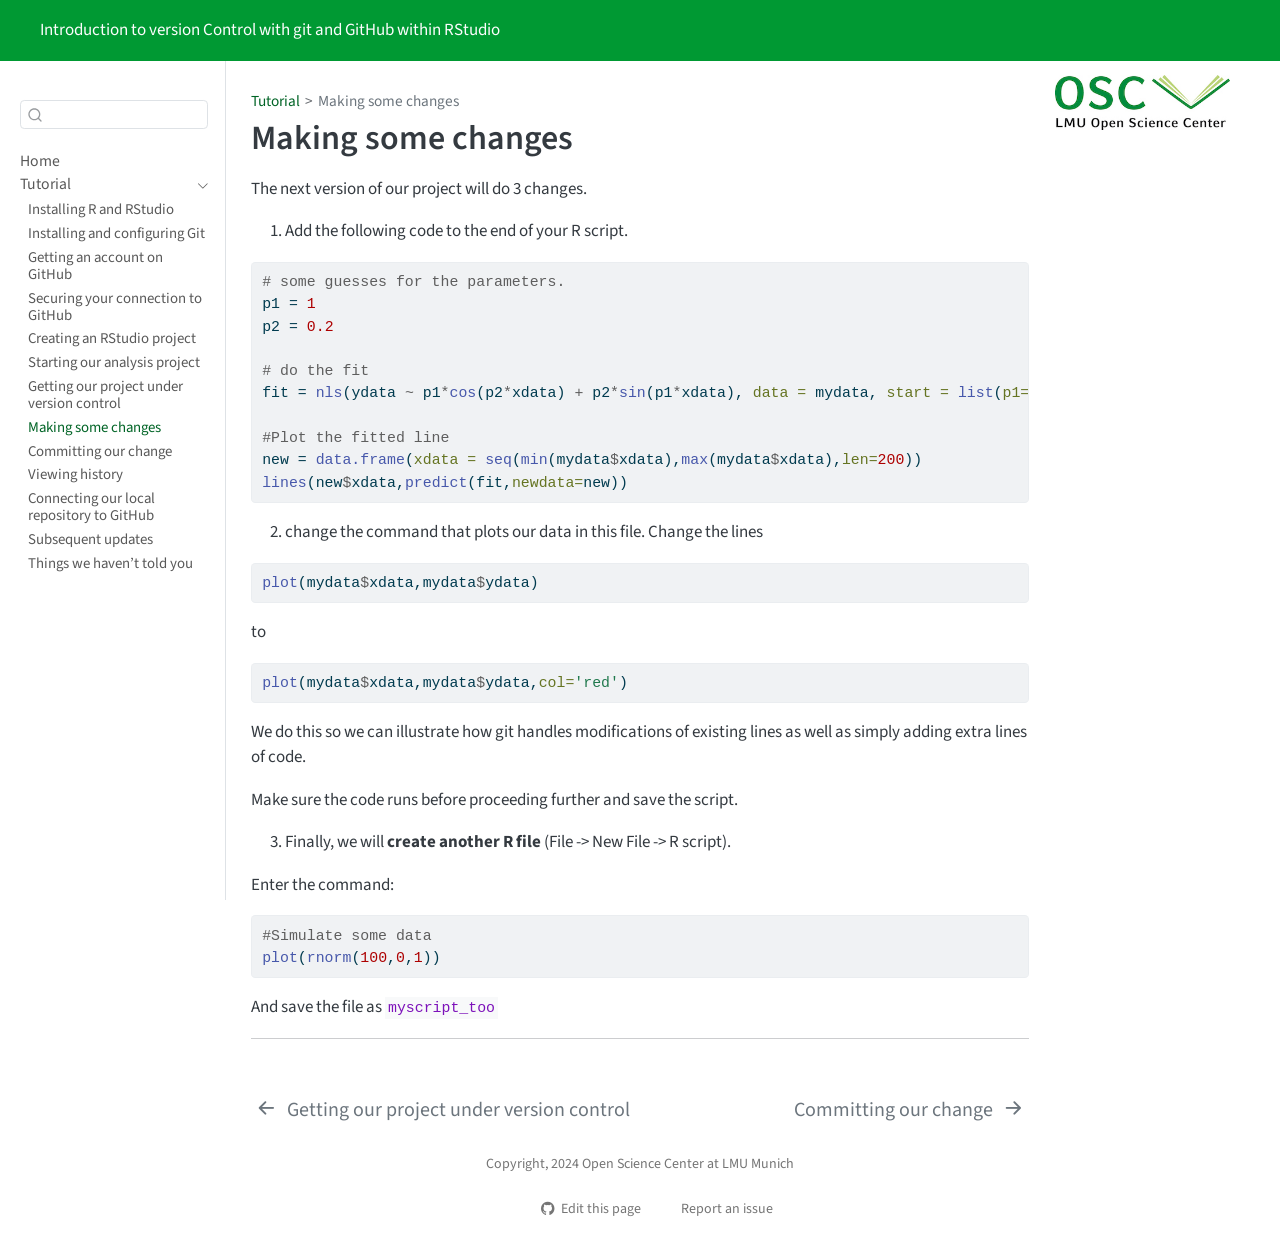
<file: making_change.html>
<!DOCTYPE html>
<html xmlns="http://www.w3.org/1999/xhtml" lang="en" xml:lang="en"><head>

<meta charset="utf-8">
<meta name="generator" content="quarto-1.5.57">

<meta name="viewport" content="width=device-width, initial-scale=1.0, user-scalable=yes">


<title>Making some changes</title>
<style>
code{white-space: pre-wrap;}
span.smallcaps{font-variant: small-caps;}
div.columns{display: flex; gap: min(4vw, 1.5em);}
div.column{flex: auto; overflow-x: auto;}
div.hanging-indent{margin-left: 1.5em; text-indent: -1.5em;}
ul.task-list{list-style: none;}
ul.task-list li input[type="checkbox"] {
  width: 0.8em;
  margin: 0 0.8em 0.2em -1em; /* quarto-specific, see https://github.com/quarto-dev/quarto-cli/issues/4556 */ 
  vertical-align: middle;
}
/* CSS for syntax highlighting */
pre > code.sourceCode { white-space: pre; position: relative; }
pre > code.sourceCode > span { line-height: 1.25; }
pre > code.sourceCode > span:empty { height: 1.2em; }
.sourceCode { overflow: visible; }
code.sourceCode > span { color: inherit; text-decoration: inherit; }
div.sourceCode { margin: 1em 0; }
pre.sourceCode { margin: 0; }
@media screen {
div.sourceCode { overflow: auto; }
}
@media print {
pre > code.sourceCode { white-space: pre-wrap; }
pre > code.sourceCode > span { display: inline-block; text-indent: -5em; padding-left: 5em; }
}
pre.numberSource code
  { counter-reset: source-line 0; }
pre.numberSource code > span
  { position: relative; left: -4em; counter-increment: source-line; }
pre.numberSource code > span > a:first-child::before
  { content: counter(source-line);
    position: relative; left: -1em; text-align: right; vertical-align: baseline;
    border: none; display: inline-block;
    -webkit-touch-callout: none; -webkit-user-select: none;
    -khtml-user-select: none; -moz-user-select: none;
    -ms-user-select: none; user-select: none;
    padding: 0 4px; width: 4em;
  }
pre.numberSource { margin-left: 3em;  padding-left: 4px; }
div.sourceCode
  {   }
@media screen {
pre > code.sourceCode > span > a:first-child::before { text-decoration: underline; }
}
</style>


<script src="site_libs/quarto-nav/quarto-nav.js"></script>
<script src="site_libs/quarto-nav/headroom.min.js"></script>
<script src="site_libs/clipboard/clipboard.min.js"></script>
<script src="site_libs/quarto-search/autocomplete.umd.js"></script>
<script src="site_libs/quarto-search/fuse.min.js"></script>
<script src="site_libs/quarto-search/quarto-search.js"></script>
<meta name="quarto:offset" content="./">
<link href="./commit.html" rel="next">
<link href="./version_control.html" rel="prev">
<link href="./assets/LMU-OSC_favicon.jpg" rel="icon" type="image/jpeg">
<script src="site_libs/quarto-html/quarto.js"></script>
<script src="site_libs/quarto-html/popper.min.js"></script>
<script src="site_libs/quarto-html/tippy.umd.min.js"></script>
<script src="site_libs/quarto-html/anchor.min.js"></script>
<link href="site_libs/quarto-html/tippy.css" rel="stylesheet">
<link href="site_libs/quarto-html/quarto-syntax-highlighting.css" rel="stylesheet" id="quarto-text-highlighting-styles">
<script src="site_libs/bootstrap/bootstrap.min.js"></script>
<link href="site_libs/bootstrap/bootstrap-icons.css" rel="stylesheet">
<link href="site_libs/bootstrap/bootstrap.min.css" rel="stylesheet" id="quarto-bootstrap" data-mode="light">
<script id="quarto-search-options" type="application/json">{
  "location": "sidebar",
  "copy-button": false,
  "collapse-after": 3,
  "panel-placement": "start",
  "type": "textbox",
  "limit": 50,
  "keyboard-shortcut": [
    "f",
    "/",
    "s"
  ],
  "language": {
    "search-no-results-text": "No results",
    "search-matching-documents-text": "matching documents",
    "search-copy-link-title": "Copy link to search",
    "search-hide-matches-text": "Hide additional matches",
    "search-more-match-text": "more match in this document",
    "search-more-matches-text": "more matches in this document",
    "search-clear-button-title": "Clear",
    "search-text-placeholder": "",
    "search-detached-cancel-button-title": "Cancel",
    "search-submit-button-title": "Submit",
    "search-label": "Search"
  }
}</script>


<link rel="stylesheet" href="styles.css">
</head>

<body class="nav-sidebar docked nav-fixed">

<div id="quarto-search-results"></div>
  <header id="quarto-header" class="headroom fixed-top">
    <nav class="navbar navbar-expand-lg " data-bs-theme="dark">
      <div class="navbar-container container-fluid">
          <button class="navbar-toggler" type="button" data-bs-toggle="collapse" data-bs-target="#navbarCollapse" aria-controls="navbarCollapse" role="menu" aria-expanded="false" aria-label="Toggle navigation" onclick="if (window.quartoToggleHeadroom) { window.quartoToggleHeadroom(); }">
  <span class="navbar-toggler-icon"></span>
</button>
          <div class="collapse navbar-collapse" id="navbarCollapse">
            <ul class="navbar-nav navbar-nav-scroll me-auto">
  <li class="nav-item">
    <a class="nav-link active" href="./index.html" aria-current="page"> 
<span class="menu-text">Introduction to version Control with git and GitHub within RStudio</span></a>
  </li>  
</ul>
          </div> <!-- /navcollapse -->
            <div class="quarto-navbar-tools">
</div>
      </div> <!-- /container-fluid -->
    </nav>
  <nav class="quarto-secondary-nav">
    <div class="container-fluid d-flex">
      <button type="button" class="quarto-btn-toggle btn" data-bs-toggle="collapse" role="button" data-bs-target=".quarto-sidebar-collapse-item" aria-controls="quarto-sidebar" aria-expanded="false" aria-label="Toggle sidebar navigation" onclick="if (window.quartoToggleHeadroom) { window.quartoToggleHeadroom(); }">
        <i class="bi bi-layout-text-sidebar-reverse"></i>
      </button>
        <nav class="quarto-page-breadcrumbs" aria-label="breadcrumb"><ol class="breadcrumb"><li class="breadcrumb-item"><a href="./installing_software.html">Tutorial</a></li><li class="breadcrumb-item"><a href="./making_change.html">Making some changes</a></li></ol></nav>
        <a class="flex-grow-1" role="navigation" data-bs-toggle="collapse" data-bs-target=".quarto-sidebar-collapse-item" aria-controls="quarto-sidebar" aria-expanded="false" aria-label="Toggle sidebar navigation" onclick="if (window.quartoToggleHeadroom) { window.quartoToggleHeadroom(); }">      
        </a>
      <button type="button" class="btn quarto-search-button" aria-label="Search" onclick="window.quartoOpenSearch();">
        <i class="bi bi-search"></i>
      </button>
    </div>
  </nav>
</header>
<!-- content -->
<div id="quarto-content" class="quarto-container page-columns page-rows-contents page-layout-article page-navbar">
<!-- sidebar -->
  <nav id="quarto-sidebar" class="sidebar collapse collapse-horizontal quarto-sidebar-collapse-item sidebar-navigation docked overflow-auto">
        <div class="mt-2 flex-shrink-0 align-items-center">
        <div class="sidebar-search">
        <div id="quarto-search" class="" title="Search"></div>
        </div>
        </div>
    <div class="sidebar-menu-container"> 
    <ul class="list-unstyled mt-1">
        <li class="sidebar-item">
  <div class="sidebar-item-container"> 
  <a href="./index.html" class="sidebar-item-text sidebar-link">
 <span class="menu-text">Home</span></a>
  </div>
</li>
        <li class="sidebar-item sidebar-item-section">
      <div class="sidebar-item-container"> 
            <a class="sidebar-item-text sidebar-link text-start" data-bs-toggle="collapse" data-bs-target="#quarto-sidebar-section-1" role="navigation" aria-expanded="true">
 <span class="menu-text">Tutorial</span></a>
          <a class="sidebar-item-toggle text-start" data-bs-toggle="collapse" data-bs-target="#quarto-sidebar-section-1" role="navigation" aria-expanded="true" aria-label="Toggle section">
            <i class="bi bi-chevron-right ms-2"></i>
          </a> 
      </div>
      <ul id="quarto-sidebar-section-1" class="collapse list-unstyled sidebar-section depth1 show">  
          <li class="sidebar-item">
  <div class="sidebar-item-container"> 
  <a href="./installing_software.html" class="sidebar-item-text sidebar-link">
 <span class="menu-text">Installing R and RStudio</span></a>
  </div>
</li>
          <li class="sidebar-item">
  <div class="sidebar-item-container"> 
  <a href="./installing_git.html" class="sidebar-item-text sidebar-link">
 <span class="menu-text">Installing and configuring Git</span></a>
  </div>
</li>
          <li class="sidebar-item">
  <div class="sidebar-item-container"> 
  <a href="./github.html" class="sidebar-item-text sidebar-link">
 <span class="menu-text">Getting an account on GitHub</span></a>
  </div>
</li>
          <li class="sidebar-item">
  <div class="sidebar-item-container"> 
  <a href="./SSH.html" class="sidebar-item-text sidebar-link">
 <span class="menu-text">Securing your connection to GitHub</span></a>
  </div>
</li>
          <li class="sidebar-item">
  <div class="sidebar-item-container"> 
  <a href="./rstudio_project.html" class="sidebar-item-text sidebar-link">
 <span class="menu-text">Creating an RStudio project</span></a>
  </div>
</li>
          <li class="sidebar-item">
  <div class="sidebar-item-container"> 
  <a href="./analysis_start.html" class="sidebar-item-text sidebar-link">
 <span class="menu-text">Starting our analysis project</span></a>
  </div>
</li>
          <li class="sidebar-item">
  <div class="sidebar-item-container"> 
  <a href="./version_control.html" class="sidebar-item-text sidebar-link">
 <span class="menu-text">Getting our project under version control</span></a>
  </div>
</li>
          <li class="sidebar-item">
  <div class="sidebar-item-container"> 
  <a href="./making_change.html" class="sidebar-item-text sidebar-link active">
 <span class="menu-text">Making some changes</span></a>
  </div>
</li>
          <li class="sidebar-item">
  <div class="sidebar-item-container"> 
  <a href="./commit.html" class="sidebar-item-text sidebar-link">
 <span class="menu-text">Committing our change</span></a>
  </div>
</li>
          <li class="sidebar-item">
  <div class="sidebar-item-container"> 
  <a href="./viewing_history.html" class="sidebar-item-text sidebar-link">
 <span class="menu-text">Viewing history</span></a>
  </div>
</li>
          <li class="sidebar-item">
  <div class="sidebar-item-container"> 
  <a href="./github_sync.html" class="sidebar-item-text sidebar-link">
 <span class="menu-text">Connecting our local repository to GitHub</span></a>
  </div>
</li>
          <li class="sidebar-item">
  <div class="sidebar-item-container"> 
  <a href="./updates.html" class="sidebar-item-text sidebar-link">
 <span class="menu-text">Subsequent updates</span></a>
  </div>
</li>
          <li class="sidebar-item">
  <div class="sidebar-item-container"> 
  <a href="./next_steps.html" class="sidebar-item-text sidebar-link">
 <span class="menu-text">Things we haven’t told you</span></a>
  </div>
</li>
      </ul>
  </li>
    </ul>
    </div>
</nav>
<div id="quarto-sidebar-glass" class="quarto-sidebar-collapse-item" data-bs-toggle="collapse" data-bs-target=".quarto-sidebar-collapse-item"></div>
<!-- margin-sidebar -->
    <div id="quarto-margin-sidebar" class="sidebar margin-sidebar"><div class="quarto-margin-header"><div class="margin-header-item">
<p><img src=".\assets/LMU-OSC_logo.jpg" class="img-fluid" width="175"></p>
</div></div>
        
    </div>
<!-- main -->
<main class="content" id="quarto-document-content">

<header id="title-block-header" class="quarto-title-block default"><nav class="quarto-page-breadcrumbs quarto-title-breadcrumbs d-none d-lg-block" aria-label="breadcrumb"><ol class="breadcrumb"><li class="breadcrumb-item"><a href="./installing_software.html">Tutorial</a></li><li class="breadcrumb-item"><a href="./making_change.html">Making some changes</a></li></ol></nav>
<div class="quarto-title">
<h1 class="title">Making some changes</h1>
</div>



<div class="quarto-title-meta">

    
  
    
  </div>
  


</header>


<p>The next version of our project will do 3 changes.</p>
<ol type="1">
<li>Add the following code to the end of your R script.</li>
</ol>
<div class="sourceCode" id="cb1"><pre class="sourceCode r code-with-copy"><code class="sourceCode r"><span id="cb1-1"><a href="#cb1-1" aria-hidden="true" tabindex="-1"></a><span class="co"># some guesses for the parameters.</span></span>
<span id="cb1-2"><a href="#cb1-2" aria-hidden="true" tabindex="-1"></a>p1 <span class="ot">=</span> <span class="dv">1</span></span>
<span id="cb1-3"><a href="#cb1-3" aria-hidden="true" tabindex="-1"></a>p2 <span class="ot">=</span> <span class="fl">0.2</span></span>
<span id="cb1-4"><a href="#cb1-4" aria-hidden="true" tabindex="-1"></a></span>
<span id="cb1-5"><a href="#cb1-5" aria-hidden="true" tabindex="-1"></a><span class="co"># do the fit</span></span>
<span id="cb1-6"><a href="#cb1-6" aria-hidden="true" tabindex="-1"></a>fit <span class="ot">=</span> <span class="fu">nls</span>(ydata <span class="sc">~</span> p1<span class="sc">*</span><span class="fu">cos</span>(p2<span class="sc">*</span>xdata) <span class="sc">+</span> p2<span class="sc">*</span><span class="fu">sin</span>(p1<span class="sc">*</span>xdata), <span class="at">data =</span> mydata, <span class="at">start =</span> <span class="fu">list</span>(<span class="at">p1=</span>p1,<span class="at">p2=</span>p2))</span>
<span id="cb1-7"><a href="#cb1-7" aria-hidden="true" tabindex="-1"></a></span>
<span id="cb1-8"><a href="#cb1-8" aria-hidden="true" tabindex="-1"></a><span class="co">#Plot the fitted line</span></span>
<span id="cb1-9"><a href="#cb1-9" aria-hidden="true" tabindex="-1"></a>new <span class="ot">=</span> <span class="fu">data.frame</span>(<span class="at">xdata =</span> <span class="fu">seq</span>(<span class="fu">min</span>(mydata<span class="sc">$</span>xdata),<span class="fu">max</span>(mydata<span class="sc">$</span>xdata),<span class="at">len=</span><span class="dv">200</span>))</span>
<span id="cb1-10"><a href="#cb1-10" aria-hidden="true" tabindex="-1"></a><span class="fu">lines</span>(new<span class="sc">$</span>xdata,<span class="fu">predict</span>(fit,<span class="at">newdata=</span>new))</span></code><button title="Copy to Clipboard" class="code-copy-button"><i class="bi"></i></button></pre></div>
<ol start="2" type="1">
<li>change the command that plots our data in this file. Change the lines</li>
</ol>
<div class="sourceCode" id="cb2"><pre class="sourceCode r code-with-copy"><code class="sourceCode r"><span id="cb2-1"><a href="#cb2-1" aria-hidden="true" tabindex="-1"></a><span class="fu">plot</span>(mydata<span class="sc">$</span>xdata,mydata<span class="sc">$</span>ydata)</span></code><button title="Copy to Clipboard" class="code-copy-button"><i class="bi"></i></button></pre></div>
<p>to</p>
<div class="sourceCode" id="cb3"><pre class="sourceCode r code-with-copy"><code class="sourceCode r"><span id="cb3-1"><a href="#cb3-1" aria-hidden="true" tabindex="-1"></a><span class="fu">plot</span>(mydata<span class="sc">$</span>xdata,mydata<span class="sc">$</span>ydata,<span class="at">col=</span><span class="st">'red'</span>)</span></code><button title="Copy to Clipboard" class="code-copy-button"><i class="bi"></i></button></pre></div>
<p>We do this so we can illustrate how git handles modifications of existing lines as well as simply adding extra lines of code.</p>
<p>Make sure the code runs before proceeding further and save the script.</p>
<ol start="3" type="1">
<li>Finally, we will <strong>create another R file</strong> (File -&gt; New File -&gt; R script).</li>
</ol>
<p>Enter the command:</p>
<div class="sourceCode" id="cb4"><pre class="sourceCode r code-with-copy"><code class="sourceCode r"><span id="cb4-1"><a href="#cb4-1" aria-hidden="true" tabindex="-1"></a><span class="co">#Simulate some data</span></span>
<span id="cb4-2"><a href="#cb4-2" aria-hidden="true" tabindex="-1"></a><span class="fu">plot</span>(<span class="fu">rnorm</span>(<span class="dv">100</span>,<span class="dv">0</span>,<span class="dv">1</span>))</span></code><button title="Copy to Clipboard" class="code-copy-button"><i class="bi"></i></button></pre></div>
<p>And save the file as <code>myscript_too</code></p>
<hr>



</main> <!-- /main -->
<script id="quarto-html-after-body" type="application/javascript">
window.document.addEventListener("DOMContentLoaded", function (event) {
  const toggleBodyColorMode = (bsSheetEl) => {
    const mode = bsSheetEl.getAttribute("data-mode");
    const bodyEl = window.document.querySelector("body");
    if (mode === "dark") {
      bodyEl.classList.add("quarto-dark");
      bodyEl.classList.remove("quarto-light");
    } else {
      bodyEl.classList.add("quarto-light");
      bodyEl.classList.remove("quarto-dark");
    }
  }
  const toggleBodyColorPrimary = () => {
    const bsSheetEl = window.document.querySelector("link#quarto-bootstrap");
    if (bsSheetEl) {
      toggleBodyColorMode(bsSheetEl);
    }
  }
  toggleBodyColorPrimary();  
  const icon = "";
  const anchorJS = new window.AnchorJS();
  anchorJS.options = {
    placement: 'right',
    icon: icon
  };
  anchorJS.add('.anchored');
  const isCodeAnnotation = (el) => {
    for (const clz of el.classList) {
      if (clz.startsWith('code-annotation-')) {                     
        return true;
      }
    }
    return false;
  }
  const onCopySuccess = function(e) {
    // button target
    const button = e.trigger;
    // don't keep focus
    button.blur();
    // flash "checked"
    button.classList.add('code-copy-button-checked');
    var currentTitle = button.getAttribute("title");
    button.setAttribute("title", "Copied!");
    let tooltip;
    if (window.bootstrap) {
      button.setAttribute("data-bs-toggle", "tooltip");
      button.setAttribute("data-bs-placement", "left");
      button.setAttribute("data-bs-title", "Copied!");
      tooltip = new bootstrap.Tooltip(button, 
        { trigger: "manual", 
          customClass: "code-copy-button-tooltip",
          offset: [0, -8]});
      tooltip.show();    
    }
    setTimeout(function() {
      if (tooltip) {
        tooltip.hide();
        button.removeAttribute("data-bs-title");
        button.removeAttribute("data-bs-toggle");
        button.removeAttribute("data-bs-placement");
      }
      button.setAttribute("title", currentTitle);
      button.classList.remove('code-copy-button-checked');
    }, 1000);
    // clear code selection
    e.clearSelection();
  }
  const getTextToCopy = function(trigger) {
      const codeEl = trigger.previousElementSibling.cloneNode(true);
      for (const childEl of codeEl.children) {
        if (isCodeAnnotation(childEl)) {
          childEl.remove();
        }
      }
      return codeEl.innerText;
  }
  const clipboard = new window.ClipboardJS('.code-copy-button:not([data-in-quarto-modal])', {
    text: getTextToCopy
  });
  clipboard.on('success', onCopySuccess);
  if (window.document.getElementById('quarto-embedded-source-code-modal')) {
    // For code content inside modals, clipBoardJS needs to be initialized with a container option
    // TODO: Check when it could be a function (https://github.com/zenorocha/clipboard.js/issues/860)
    const clipboardModal = new window.ClipboardJS('.code-copy-button[data-in-quarto-modal]', {
      text: getTextToCopy,
      container: window.document.getElementById('quarto-embedded-source-code-modal')
    });
    clipboardModal.on('success', onCopySuccess);
  }
    var localhostRegex = new RegExp(/^(?:http|https):\/\/localhost\:?[0-9]*\//);
    var mailtoRegex = new RegExp(/^mailto:/);
      var filterRegex = new RegExp('/' + window.location.host + '/');
    var isInternal = (href) => {
        return filterRegex.test(href) || localhostRegex.test(href) || mailtoRegex.test(href);
    }
    // Inspect non-navigation links and adorn them if external
 	var links = window.document.querySelectorAll('a[href]:not(.nav-link):not(.navbar-brand):not(.toc-action):not(.sidebar-link):not(.sidebar-item-toggle):not(.pagination-link):not(.no-external):not([aria-hidden]):not(.dropdown-item):not(.quarto-navigation-tool):not(.about-link)');
    for (var i=0; i<links.length; i++) {
      const link = links[i];
      if (!isInternal(link.href)) {
        // undo the damage that might have been done by quarto-nav.js in the case of
        // links that we want to consider external
        if (link.dataset.originalHref !== undefined) {
          link.href = link.dataset.originalHref;
        }
      }
    }
  function tippyHover(el, contentFn, onTriggerFn, onUntriggerFn) {
    const config = {
      allowHTML: true,
      maxWidth: 500,
      delay: 100,
      arrow: false,
      appendTo: function(el) {
          return el.parentElement;
      },
      interactive: true,
      interactiveBorder: 10,
      theme: 'quarto',
      placement: 'bottom-start',
    };
    if (contentFn) {
      config.content = contentFn;
    }
    if (onTriggerFn) {
      config.onTrigger = onTriggerFn;
    }
    if (onUntriggerFn) {
      config.onUntrigger = onUntriggerFn;
    }
    window.tippy(el, config); 
  }
  const noterefs = window.document.querySelectorAll('a[role="doc-noteref"]');
  for (var i=0; i<noterefs.length; i++) {
    const ref = noterefs[i];
    tippyHover(ref, function() {
      // use id or data attribute instead here
      let href = ref.getAttribute('data-footnote-href') || ref.getAttribute('href');
      try { href = new URL(href).hash; } catch {}
      const id = href.replace(/^#\/?/, "");
      const note = window.document.getElementById(id);
      if (note) {
        return note.innerHTML;
      } else {
        return "";
      }
    });
  }
  const xrefs = window.document.querySelectorAll('a.quarto-xref');
  const processXRef = (id, note) => {
    // Strip column container classes
    const stripColumnClz = (el) => {
      el.classList.remove("page-full", "page-columns");
      if (el.children) {
        for (const child of el.children) {
          stripColumnClz(child);
        }
      }
    }
    stripColumnClz(note)
    if (id === null || id.startsWith('sec-')) {
      // Special case sections, only their first couple elements
      const container = document.createElement("div");
      if (note.children && note.children.length > 2) {
        container.appendChild(note.children[0].cloneNode(true));
        for (let i = 1; i < note.children.length; i++) {
          const child = note.children[i];
          if (child.tagName === "P" && child.innerText === "") {
            continue;
          } else {
            container.appendChild(child.cloneNode(true));
            break;
          }
        }
        if (window.Quarto?.typesetMath) {
          window.Quarto.typesetMath(container);
        }
        return container.innerHTML
      } else {
        if (window.Quarto?.typesetMath) {
          window.Quarto.typesetMath(note);
        }
        return note.innerHTML;
      }
    } else {
      // Remove any anchor links if they are present
      const anchorLink = note.querySelector('a.anchorjs-link');
      if (anchorLink) {
        anchorLink.remove();
      }
      if (window.Quarto?.typesetMath) {
        window.Quarto.typesetMath(note);
      }
      // TODO in 1.5, we should make sure this works without a callout special case
      if (note.classList.contains("callout")) {
        return note.outerHTML;
      } else {
        return note.innerHTML;
      }
    }
  }
  for (var i=0; i<xrefs.length; i++) {
    const xref = xrefs[i];
    tippyHover(xref, undefined, function(instance) {
      instance.disable();
      let url = xref.getAttribute('href');
      let hash = undefined; 
      if (url.startsWith('#')) {
        hash = url;
      } else {
        try { hash = new URL(url).hash; } catch {}
      }
      if (hash) {
        const id = hash.replace(/^#\/?/, "");
        const note = window.document.getElementById(id);
        if (note !== null) {
          try {
            const html = processXRef(id, note.cloneNode(true));
            instance.setContent(html);
          } finally {
            instance.enable();
            instance.show();
          }
        } else {
          // See if we can fetch this
          fetch(url.split('#')[0])
          .then(res => res.text())
          .then(html => {
            const parser = new DOMParser();
            const htmlDoc = parser.parseFromString(html, "text/html");
            const note = htmlDoc.getElementById(id);
            if (note !== null) {
              const html = processXRef(id, note);
              instance.setContent(html);
            } 
          }).finally(() => {
            instance.enable();
            instance.show();
          });
        }
      } else {
        // See if we can fetch a full url (with no hash to target)
        // This is a special case and we should probably do some content thinning / targeting
        fetch(url)
        .then(res => res.text())
        .then(html => {
          const parser = new DOMParser();
          const htmlDoc = parser.parseFromString(html, "text/html");
          const note = htmlDoc.querySelector('main.content');
          if (note !== null) {
            // This should only happen for chapter cross references
            // (since there is no id in the URL)
            // remove the first header
            if (note.children.length > 0 && note.children[0].tagName === "HEADER") {
              note.children[0].remove();
            }
            const html = processXRef(null, note);
            instance.setContent(html);
          } 
        }).finally(() => {
          instance.enable();
          instance.show();
        });
      }
    }, function(instance) {
    });
  }
      let selectedAnnoteEl;
      const selectorForAnnotation = ( cell, annotation) => {
        let cellAttr = 'data-code-cell="' + cell + '"';
        let lineAttr = 'data-code-annotation="' +  annotation + '"';
        const selector = 'span[' + cellAttr + '][' + lineAttr + ']';
        return selector;
      }
      const selectCodeLines = (annoteEl) => {
        const doc = window.document;
        const targetCell = annoteEl.getAttribute("data-target-cell");
        const targetAnnotation = annoteEl.getAttribute("data-target-annotation");
        const annoteSpan = window.document.querySelector(selectorForAnnotation(targetCell, targetAnnotation));
        const lines = annoteSpan.getAttribute("data-code-lines").split(",");
        const lineIds = lines.map((line) => {
          return targetCell + "-" + line;
        })
        let top = null;
        let height = null;
        let parent = null;
        if (lineIds.length > 0) {
            //compute the position of the single el (top and bottom and make a div)
            const el = window.document.getElementById(lineIds[0]);
            top = el.offsetTop;
            height = el.offsetHeight;
            parent = el.parentElement.parentElement;
          if (lineIds.length > 1) {
            const lastEl = window.document.getElementById(lineIds[lineIds.length - 1]);
            const bottom = lastEl.offsetTop + lastEl.offsetHeight;
            height = bottom - top;
          }
          if (top !== null && height !== null && parent !== null) {
            // cook up a div (if necessary) and position it 
            let div = window.document.getElementById("code-annotation-line-highlight");
            if (div === null) {
              div = window.document.createElement("div");
              div.setAttribute("id", "code-annotation-line-highlight");
              div.style.position = 'absolute';
              parent.appendChild(div);
            }
            div.style.top = top - 2 + "px";
            div.style.height = height + 4 + "px";
            div.style.left = 0;
            let gutterDiv = window.document.getElementById("code-annotation-line-highlight-gutter");
            if (gutterDiv === null) {
              gutterDiv = window.document.createElement("div");
              gutterDiv.setAttribute("id", "code-annotation-line-highlight-gutter");
              gutterDiv.style.position = 'absolute';
              const codeCell = window.document.getElementById(targetCell);
              const gutter = codeCell.querySelector('.code-annotation-gutter');
              gutter.appendChild(gutterDiv);
            }
            gutterDiv.style.top = top - 2 + "px";
            gutterDiv.style.height = height + 4 + "px";
          }
          selectedAnnoteEl = annoteEl;
        }
      };
      const unselectCodeLines = () => {
        const elementsIds = ["code-annotation-line-highlight", "code-annotation-line-highlight-gutter"];
        elementsIds.forEach((elId) => {
          const div = window.document.getElementById(elId);
          if (div) {
            div.remove();
          }
        });
        selectedAnnoteEl = undefined;
      };
        // Handle positioning of the toggle
    window.addEventListener(
      "resize",
      throttle(() => {
        elRect = undefined;
        if (selectedAnnoteEl) {
          selectCodeLines(selectedAnnoteEl);
        }
      }, 10)
    );
    function throttle(fn, ms) {
    let throttle = false;
    let timer;
      return (...args) => {
        if(!throttle) { // first call gets through
            fn.apply(this, args);
            throttle = true;
        } else { // all the others get throttled
            if(timer) clearTimeout(timer); // cancel #2
            timer = setTimeout(() => {
              fn.apply(this, args);
              timer = throttle = false;
            }, ms);
        }
      };
    }
      // Attach click handler to the DT
      const annoteDls = window.document.querySelectorAll('dt[data-target-cell]');
      for (const annoteDlNode of annoteDls) {
        annoteDlNode.addEventListener('click', (event) => {
          const clickedEl = event.target;
          if (clickedEl !== selectedAnnoteEl) {
            unselectCodeLines();
            const activeEl = window.document.querySelector('dt[data-target-cell].code-annotation-active');
            if (activeEl) {
              activeEl.classList.remove('code-annotation-active');
            }
            selectCodeLines(clickedEl);
            clickedEl.classList.add('code-annotation-active');
          } else {
            // Unselect the line
            unselectCodeLines();
            clickedEl.classList.remove('code-annotation-active');
          }
        });
      }
  const findCites = (el) => {
    const parentEl = el.parentElement;
    if (parentEl) {
      const cites = parentEl.dataset.cites;
      if (cites) {
        return {
          el,
          cites: cites.split(' ')
        };
      } else {
        return findCites(el.parentElement)
      }
    } else {
      return undefined;
    }
  };
  var bibliorefs = window.document.querySelectorAll('a[role="doc-biblioref"]');
  for (var i=0; i<bibliorefs.length; i++) {
    const ref = bibliorefs[i];
    const citeInfo = findCites(ref);
    if (citeInfo) {
      tippyHover(citeInfo.el, function() {
        var popup = window.document.createElement('div');
        citeInfo.cites.forEach(function(cite) {
          var citeDiv = window.document.createElement('div');
          citeDiv.classList.add('hanging-indent');
          citeDiv.classList.add('csl-entry');
          var biblioDiv = window.document.getElementById('ref-' + cite);
          if (biblioDiv) {
            citeDiv.innerHTML = biblioDiv.innerHTML;
          }
          popup.appendChild(citeDiv);
        });
        return popup.innerHTML;
      });
    }
  }
});
</script>
<nav class="page-navigation">
  <div class="nav-page nav-page-previous">
      <a href="./version_control.html" class="pagination-link" aria-label="Getting our project under version control">
        <i class="bi bi-arrow-left-short"></i> <span class="nav-page-text">Getting our project under version control</span>
      </a>          
  </div>
  <div class="nav-page nav-page-next">
      <a href="./commit.html" class="pagination-link" aria-label="Committing our change">
        <span class="nav-page-text">Committing our change</span> <i class="bi bi-arrow-right-short"></i>
      </a>
  </div>
</nav>
</div> <!-- /content -->
<footer class="footer">
  <div class="nav-footer">
    <div class="nav-footer-left">
      &nbsp;
    </div>   
    <div class="nav-footer-center">
<p>Copyright, 2024 Open Science Center at LMU Munich</p>
<div class="toc-actions"><ul><li><a href="https://github.com/sprocketsullivan/Introduction-RStudio-Git-GitHub_Berlin/edit/main/making_change.qmd" class="toc-action"><i class="bi bi-github"></i>Edit this page</a></li><li><a href="https://github.com/sprocketsullivan/Introduction-RStudio-Git-GitHub_Berlin/issues/new" class="toc-action"><i class="bi empty"></i>Report an issue</a></li></ul></div></div>
    <div class="nav-footer-right">
      &nbsp;
    </div>
  </div>
</footer>




</body></html>
</file>
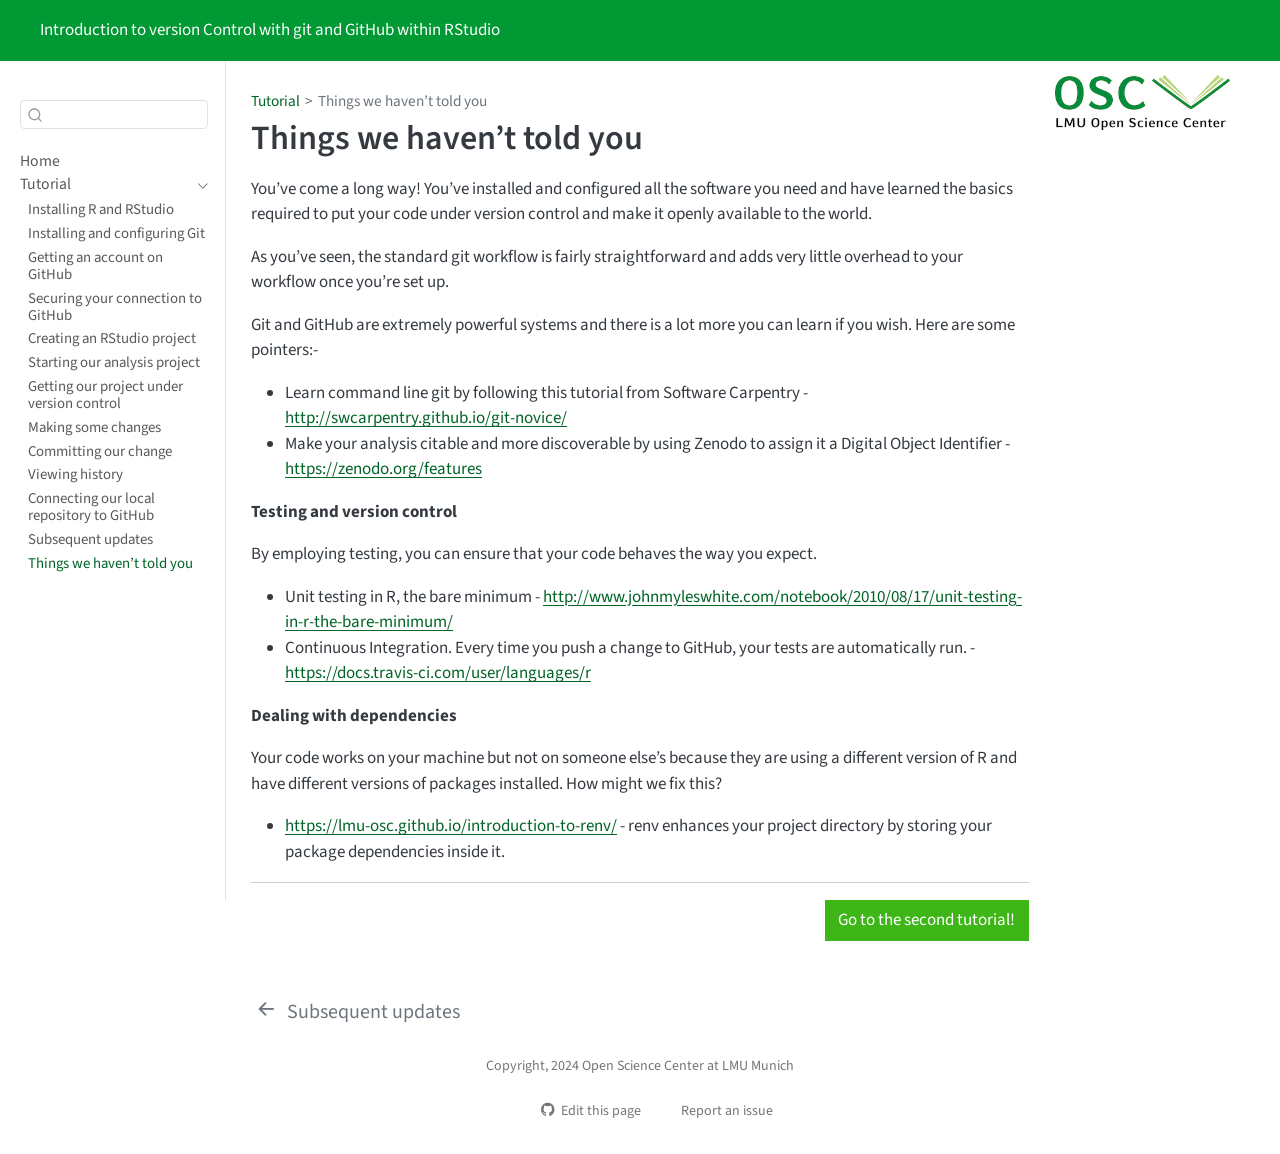
<file: next_steps.html>
<!DOCTYPE html>
<html xmlns="http://www.w3.org/1999/xhtml" lang="en" xml:lang="en"><head>

<meta charset="utf-8">
<meta name="generator" content="quarto-1.5.57">

<meta name="viewport" content="width=device-width, initial-scale=1.0, user-scalable=yes">


<title>Things we haven’t told you</title>
<style>
code{white-space: pre-wrap;}
span.smallcaps{font-variant: small-caps;}
div.columns{display: flex; gap: min(4vw, 1.5em);}
div.column{flex: auto; overflow-x: auto;}
div.hanging-indent{margin-left: 1.5em; text-indent: -1.5em;}
ul.task-list{list-style: none;}
ul.task-list li input[type="checkbox"] {
  width: 0.8em;
  margin: 0 0.8em 0.2em -1em; /* quarto-specific, see https://github.com/quarto-dev/quarto-cli/issues/4556 */ 
  vertical-align: middle;
}
</style>


<script src="site_libs/quarto-nav/quarto-nav.js"></script>
<script src="site_libs/quarto-nav/headroom.min.js"></script>
<script src="site_libs/clipboard/clipboard.min.js"></script>
<script src="site_libs/quarto-search/autocomplete.umd.js"></script>
<script src="site_libs/quarto-search/fuse.min.js"></script>
<script src="site_libs/quarto-search/quarto-search.js"></script>
<meta name="quarto:offset" content="./">
<link href="./updates.html" rel="prev">
<link href="./assets/LMU-OSC_favicon.jpg" rel="icon" type="image/jpeg">
<script src="site_libs/quarto-html/quarto.js"></script>
<script src="site_libs/quarto-html/popper.min.js"></script>
<script src="site_libs/quarto-html/tippy.umd.min.js"></script>
<script src="site_libs/quarto-html/anchor.min.js"></script>
<link href="site_libs/quarto-html/tippy.css" rel="stylesheet">
<link href="site_libs/quarto-html/quarto-syntax-highlighting.css" rel="stylesheet" id="quarto-text-highlighting-styles">
<script src="site_libs/bootstrap/bootstrap.min.js"></script>
<link href="site_libs/bootstrap/bootstrap-icons.css" rel="stylesheet">
<link href="site_libs/bootstrap/bootstrap.min.css" rel="stylesheet" id="quarto-bootstrap" data-mode="light">
<script id="quarto-search-options" type="application/json">{
  "location": "sidebar",
  "copy-button": false,
  "collapse-after": 3,
  "panel-placement": "start",
  "type": "textbox",
  "limit": 50,
  "keyboard-shortcut": [
    "f",
    "/",
    "s"
  ],
  "language": {
    "search-no-results-text": "No results",
    "search-matching-documents-text": "matching documents",
    "search-copy-link-title": "Copy link to search",
    "search-hide-matches-text": "Hide additional matches",
    "search-more-match-text": "more match in this document",
    "search-more-matches-text": "more matches in this document",
    "search-clear-button-title": "Clear",
    "search-text-placeholder": "",
    "search-detached-cancel-button-title": "Cancel",
    "search-submit-button-title": "Submit",
    "search-label": "Search"
  }
}</script>


<link rel="stylesheet" href="styles.css">
</head>

<body class="nav-sidebar docked nav-fixed">

<div id="quarto-search-results"></div>
  <header id="quarto-header" class="headroom fixed-top">
    <nav class="navbar navbar-expand-lg " data-bs-theme="dark">
      <div class="navbar-container container-fluid">
          <button class="navbar-toggler" type="button" data-bs-toggle="collapse" data-bs-target="#navbarCollapse" aria-controls="navbarCollapse" role="menu" aria-expanded="false" aria-label="Toggle navigation" onclick="if (window.quartoToggleHeadroom) { window.quartoToggleHeadroom(); }">
  <span class="navbar-toggler-icon"></span>
</button>
          <div class="collapse navbar-collapse" id="navbarCollapse">
            <ul class="navbar-nav navbar-nav-scroll me-auto">
  <li class="nav-item">
    <a class="nav-link active" href="./index.html" aria-current="page"> 
<span class="menu-text">Introduction to version Control with git and GitHub within RStudio</span></a>
  </li>  
</ul>
          </div> <!-- /navcollapse -->
            <div class="quarto-navbar-tools">
</div>
      </div> <!-- /container-fluid -->
    </nav>
  <nav class="quarto-secondary-nav">
    <div class="container-fluid d-flex">
      <button type="button" class="quarto-btn-toggle btn" data-bs-toggle="collapse" role="button" data-bs-target=".quarto-sidebar-collapse-item" aria-controls="quarto-sidebar" aria-expanded="false" aria-label="Toggle sidebar navigation" onclick="if (window.quartoToggleHeadroom) { window.quartoToggleHeadroom(); }">
        <i class="bi bi-layout-text-sidebar-reverse"></i>
      </button>
        <nav class="quarto-page-breadcrumbs" aria-label="breadcrumb"><ol class="breadcrumb"><li class="breadcrumb-item"><a href="./installing_software.html">Tutorial</a></li><li class="breadcrumb-item"><a href="./next_steps.html">Things we haven’t told you</a></li></ol></nav>
        <a class="flex-grow-1" role="navigation" data-bs-toggle="collapse" data-bs-target=".quarto-sidebar-collapse-item" aria-controls="quarto-sidebar" aria-expanded="false" aria-label="Toggle sidebar navigation" onclick="if (window.quartoToggleHeadroom) { window.quartoToggleHeadroom(); }">      
        </a>
      <button type="button" class="btn quarto-search-button" aria-label="Search" onclick="window.quartoOpenSearch();">
        <i class="bi bi-search"></i>
      </button>
    </div>
  </nav>
</header>
<!-- content -->
<div id="quarto-content" class="quarto-container page-columns page-rows-contents page-layout-article page-navbar">
<!-- sidebar -->
  <nav id="quarto-sidebar" class="sidebar collapse collapse-horizontal quarto-sidebar-collapse-item sidebar-navigation docked overflow-auto">
        <div class="mt-2 flex-shrink-0 align-items-center">
        <div class="sidebar-search">
        <div id="quarto-search" class="" title="Search"></div>
        </div>
        </div>
    <div class="sidebar-menu-container"> 
    <ul class="list-unstyled mt-1">
        <li class="sidebar-item">
  <div class="sidebar-item-container"> 
  <a href="./index.html" class="sidebar-item-text sidebar-link">
 <span class="menu-text">Home</span></a>
  </div>
</li>
        <li class="sidebar-item sidebar-item-section">
      <div class="sidebar-item-container"> 
            <a class="sidebar-item-text sidebar-link text-start" data-bs-toggle="collapse" data-bs-target="#quarto-sidebar-section-1" role="navigation" aria-expanded="true">
 <span class="menu-text">Tutorial</span></a>
          <a class="sidebar-item-toggle text-start" data-bs-toggle="collapse" data-bs-target="#quarto-sidebar-section-1" role="navigation" aria-expanded="true" aria-label="Toggle section">
            <i class="bi bi-chevron-right ms-2"></i>
          </a> 
      </div>
      <ul id="quarto-sidebar-section-1" class="collapse list-unstyled sidebar-section depth1 show">  
          <li class="sidebar-item">
  <div class="sidebar-item-container"> 
  <a href="./installing_software.html" class="sidebar-item-text sidebar-link">
 <span class="menu-text">Installing R and RStudio</span></a>
  </div>
</li>
          <li class="sidebar-item">
  <div class="sidebar-item-container"> 
  <a href="./installing_git.html" class="sidebar-item-text sidebar-link">
 <span class="menu-text">Installing and configuring Git</span></a>
  </div>
</li>
          <li class="sidebar-item">
  <div class="sidebar-item-container"> 
  <a href="./github.html" class="sidebar-item-text sidebar-link">
 <span class="menu-text">Getting an account on GitHub</span></a>
  </div>
</li>
          <li class="sidebar-item">
  <div class="sidebar-item-container"> 
  <a href="./SSH.html" class="sidebar-item-text sidebar-link">
 <span class="menu-text">Securing your connection to GitHub</span></a>
  </div>
</li>
          <li class="sidebar-item">
  <div class="sidebar-item-container"> 
  <a href="./rstudio_project.html" class="sidebar-item-text sidebar-link">
 <span class="menu-text">Creating an RStudio project</span></a>
  </div>
</li>
          <li class="sidebar-item">
  <div class="sidebar-item-container"> 
  <a href="./analysis_start.html" class="sidebar-item-text sidebar-link">
 <span class="menu-text">Starting our analysis project</span></a>
  </div>
</li>
          <li class="sidebar-item">
  <div class="sidebar-item-container"> 
  <a href="./version_control.html" class="sidebar-item-text sidebar-link">
 <span class="menu-text">Getting our project under version control</span></a>
  </div>
</li>
          <li class="sidebar-item">
  <div class="sidebar-item-container"> 
  <a href="./making_change.html" class="sidebar-item-text sidebar-link">
 <span class="menu-text">Making some changes</span></a>
  </div>
</li>
          <li class="sidebar-item">
  <div class="sidebar-item-container"> 
  <a href="./commit.html" class="sidebar-item-text sidebar-link">
 <span class="menu-text">Committing our change</span></a>
  </div>
</li>
          <li class="sidebar-item">
  <div class="sidebar-item-container"> 
  <a href="./viewing_history.html" class="sidebar-item-text sidebar-link">
 <span class="menu-text">Viewing history</span></a>
  </div>
</li>
          <li class="sidebar-item">
  <div class="sidebar-item-container"> 
  <a href="./github_sync.html" class="sidebar-item-text sidebar-link">
 <span class="menu-text">Connecting our local repository to GitHub</span></a>
  </div>
</li>
          <li class="sidebar-item">
  <div class="sidebar-item-container"> 
  <a href="./updates.html" class="sidebar-item-text sidebar-link">
 <span class="menu-text">Subsequent updates</span></a>
  </div>
</li>
          <li class="sidebar-item">
  <div class="sidebar-item-container"> 
  <a href="./next_steps.html" class="sidebar-item-text sidebar-link active">
 <span class="menu-text">Things we haven’t told you</span></a>
  </div>
</li>
      </ul>
  </li>
    </ul>
    </div>
</nav>
<div id="quarto-sidebar-glass" class="quarto-sidebar-collapse-item" data-bs-toggle="collapse" data-bs-target=".quarto-sidebar-collapse-item"></div>
<!-- margin-sidebar -->
    <div id="quarto-margin-sidebar" class="sidebar margin-sidebar"><div class="quarto-margin-header"><div class="margin-header-item">
<p><img src=".\assets/LMU-OSC_logo.jpg" class="img-fluid" width="175"></p>
</div></div>
        
    </div>
<!-- main -->
<main class="content" id="quarto-document-content">

<header id="title-block-header" class="quarto-title-block default"><nav class="quarto-page-breadcrumbs quarto-title-breadcrumbs d-none d-lg-block" aria-label="breadcrumb"><ol class="breadcrumb"><li class="breadcrumb-item"><a href="./installing_software.html">Tutorial</a></li><li class="breadcrumb-item"><a href="./next_steps.html">Things we haven’t told you</a></li></ol></nav>
<div class="quarto-title">
<h1 class="title">Things we haven’t told you</h1>
</div>



<div class="quarto-title-meta">

    
  
    
  </div>
  


</header>


<p>You’ve come a long way! You’ve installed and configured all the software you need and have learned the basics required to put your code under version control and make it openly available to the world.</p>
<p>As you’ve seen, the standard git workflow is fairly straightforward and adds very little overhead to your workflow once you’re set up.</p>
<p>Git and GitHub are extremely powerful systems and there is a lot more you can learn if you wish. Here are some pointers:-</p>
<ul>
<li>Learn command line git by following this tutorial from Software Carpentry - <a href="http://swcarpentry.github.io/git-novice/" target="_blank">http://swcarpentry.github.io/git-novice/</a></li>
<li>Make your analysis citable and more discoverable by using Zenodo to assign it a Digital Object Identifier - <a href="https://zenodo.org/features" target="_blank">https://zenodo.org/features</a></li>
</ul>
<p><strong>Testing and version control</strong></p>
<p>By employing testing, you can ensure that your code behaves the way you expect.</p>
<ul>
<li>Unit testing in R, the bare minimum - <a href="http://www.johnmyleswhite.com/notebook/2010/08/17/unit-testing-in-r-the-bare-minimum/" target="_blank">http://www.johnmyleswhite.com/notebook/2010/08/17/unit-testing-in-r-the-bare-minimum/</a></li>
<li>Continuous Integration. Every time you push a change to GitHub, your tests are automatically run. - <a href="https://docs.travis-ci.com/user/languages/r" target="_blank">https://docs.travis-ci.com/user/languages/r</a></li>
</ul>
<p><strong>Dealing with dependencies</strong></p>
<p>Your code works on your machine but not on someone else’s because they are using a different version of R and have different versions of packages installed. How might we fix this?</p>
<ul>
<li><a href="https://lmu-osc.github.io/introduction-to-renv/" target="_blank">https://lmu-osc.github.io/introduction-to-renv/</a> - renv enhances your project directory by storing your package dependencies inside it.</li>
</ul>
<hr>
<div style="text-align: right">
<p><a href="https://lmu-osc.github.io/Collaborative-RStudio-GitHub/" class="btn btn-success" role="button">Go to the second tutorial!</a></p>
</div>



</main> <!-- /main -->
<script id="quarto-html-after-body" type="application/javascript">
window.document.addEventListener("DOMContentLoaded", function (event) {
  const toggleBodyColorMode = (bsSheetEl) => {
    const mode = bsSheetEl.getAttribute("data-mode");
    const bodyEl = window.document.querySelector("body");
    if (mode === "dark") {
      bodyEl.classList.add("quarto-dark");
      bodyEl.classList.remove("quarto-light");
    } else {
      bodyEl.classList.add("quarto-light");
      bodyEl.classList.remove("quarto-dark");
    }
  }
  const toggleBodyColorPrimary = () => {
    const bsSheetEl = window.document.querySelector("link#quarto-bootstrap");
    if (bsSheetEl) {
      toggleBodyColorMode(bsSheetEl);
    }
  }
  toggleBodyColorPrimary();  
  const icon = "";
  const anchorJS = new window.AnchorJS();
  anchorJS.options = {
    placement: 'right',
    icon: icon
  };
  anchorJS.add('.anchored');
  const isCodeAnnotation = (el) => {
    for (const clz of el.classList) {
      if (clz.startsWith('code-annotation-')) {                     
        return true;
      }
    }
    return false;
  }
  const onCopySuccess = function(e) {
    // button target
    const button = e.trigger;
    // don't keep focus
    button.blur();
    // flash "checked"
    button.classList.add('code-copy-button-checked');
    var currentTitle = button.getAttribute("title");
    button.setAttribute("title", "Copied!");
    let tooltip;
    if (window.bootstrap) {
      button.setAttribute("data-bs-toggle", "tooltip");
      button.setAttribute("data-bs-placement", "left");
      button.setAttribute("data-bs-title", "Copied!");
      tooltip = new bootstrap.Tooltip(button, 
        { trigger: "manual", 
          customClass: "code-copy-button-tooltip",
          offset: [0, -8]});
      tooltip.show();    
    }
    setTimeout(function() {
      if (tooltip) {
        tooltip.hide();
        button.removeAttribute("data-bs-title");
        button.removeAttribute("data-bs-toggle");
        button.removeAttribute("data-bs-placement");
      }
      button.setAttribute("title", currentTitle);
      button.classList.remove('code-copy-button-checked');
    }, 1000);
    // clear code selection
    e.clearSelection();
  }
  const getTextToCopy = function(trigger) {
      const codeEl = trigger.previousElementSibling.cloneNode(true);
      for (const childEl of codeEl.children) {
        if (isCodeAnnotation(childEl)) {
          childEl.remove();
        }
      }
      return codeEl.innerText;
  }
  const clipboard = new window.ClipboardJS('.code-copy-button:not([data-in-quarto-modal])', {
    text: getTextToCopy
  });
  clipboard.on('success', onCopySuccess);
  if (window.document.getElementById('quarto-embedded-source-code-modal')) {
    // For code content inside modals, clipBoardJS needs to be initialized with a container option
    // TODO: Check when it could be a function (https://github.com/zenorocha/clipboard.js/issues/860)
    const clipboardModal = new window.ClipboardJS('.code-copy-button[data-in-quarto-modal]', {
      text: getTextToCopy,
      container: window.document.getElementById('quarto-embedded-source-code-modal')
    });
    clipboardModal.on('success', onCopySuccess);
  }
    var localhostRegex = new RegExp(/^(?:http|https):\/\/localhost\:?[0-9]*\//);
    var mailtoRegex = new RegExp(/^mailto:/);
      var filterRegex = new RegExp('/' + window.location.host + '/');
    var isInternal = (href) => {
        return filterRegex.test(href) || localhostRegex.test(href) || mailtoRegex.test(href);
    }
    // Inspect non-navigation links and adorn them if external
 	var links = window.document.querySelectorAll('a[href]:not(.nav-link):not(.navbar-brand):not(.toc-action):not(.sidebar-link):not(.sidebar-item-toggle):not(.pagination-link):not(.no-external):not([aria-hidden]):not(.dropdown-item):not(.quarto-navigation-tool):not(.about-link)');
    for (var i=0; i<links.length; i++) {
      const link = links[i];
      if (!isInternal(link.href)) {
        // undo the damage that might have been done by quarto-nav.js in the case of
        // links that we want to consider external
        if (link.dataset.originalHref !== undefined) {
          link.href = link.dataset.originalHref;
        }
      }
    }
  function tippyHover(el, contentFn, onTriggerFn, onUntriggerFn) {
    const config = {
      allowHTML: true,
      maxWidth: 500,
      delay: 100,
      arrow: false,
      appendTo: function(el) {
          return el.parentElement;
      },
      interactive: true,
      interactiveBorder: 10,
      theme: 'quarto',
      placement: 'bottom-start',
    };
    if (contentFn) {
      config.content = contentFn;
    }
    if (onTriggerFn) {
      config.onTrigger = onTriggerFn;
    }
    if (onUntriggerFn) {
      config.onUntrigger = onUntriggerFn;
    }
    window.tippy(el, config); 
  }
  const noterefs = window.document.querySelectorAll('a[role="doc-noteref"]');
  for (var i=0; i<noterefs.length; i++) {
    const ref = noterefs[i];
    tippyHover(ref, function() {
      // use id or data attribute instead here
      let href = ref.getAttribute('data-footnote-href') || ref.getAttribute('href');
      try { href = new URL(href).hash; } catch {}
      const id = href.replace(/^#\/?/, "");
      const note = window.document.getElementById(id);
      if (note) {
        return note.innerHTML;
      } else {
        return "";
      }
    });
  }
  const xrefs = window.document.querySelectorAll('a.quarto-xref');
  const processXRef = (id, note) => {
    // Strip column container classes
    const stripColumnClz = (el) => {
      el.classList.remove("page-full", "page-columns");
      if (el.children) {
        for (const child of el.children) {
          stripColumnClz(child);
        }
      }
    }
    stripColumnClz(note)
    if (id === null || id.startsWith('sec-')) {
      // Special case sections, only their first couple elements
      const container = document.createElement("div");
      if (note.children && note.children.length > 2) {
        container.appendChild(note.children[0].cloneNode(true));
        for (let i = 1; i < note.children.length; i++) {
          const child = note.children[i];
          if (child.tagName === "P" && child.innerText === "") {
            continue;
          } else {
            container.appendChild(child.cloneNode(true));
            break;
          }
        }
        if (window.Quarto?.typesetMath) {
          window.Quarto.typesetMath(container);
        }
        return container.innerHTML
      } else {
        if (window.Quarto?.typesetMath) {
          window.Quarto.typesetMath(note);
        }
        return note.innerHTML;
      }
    } else {
      // Remove any anchor links if they are present
      const anchorLink = note.querySelector('a.anchorjs-link');
      if (anchorLink) {
        anchorLink.remove();
      }
      if (window.Quarto?.typesetMath) {
        window.Quarto.typesetMath(note);
      }
      // TODO in 1.5, we should make sure this works without a callout special case
      if (note.classList.contains("callout")) {
        return note.outerHTML;
      } else {
        return note.innerHTML;
      }
    }
  }
  for (var i=0; i<xrefs.length; i++) {
    const xref = xrefs[i];
    tippyHover(xref, undefined, function(instance) {
      instance.disable();
      let url = xref.getAttribute('href');
      let hash = undefined; 
      if (url.startsWith('#')) {
        hash = url;
      } else {
        try { hash = new URL(url).hash; } catch {}
      }
      if (hash) {
        const id = hash.replace(/^#\/?/, "");
        const note = window.document.getElementById(id);
        if (note !== null) {
          try {
            const html = processXRef(id, note.cloneNode(true));
            instance.setContent(html);
          } finally {
            instance.enable();
            instance.show();
          }
        } else {
          // See if we can fetch this
          fetch(url.split('#')[0])
          .then(res => res.text())
          .then(html => {
            const parser = new DOMParser();
            const htmlDoc = parser.parseFromString(html, "text/html");
            const note = htmlDoc.getElementById(id);
            if (note !== null) {
              const html = processXRef(id, note);
              instance.setContent(html);
            } 
          }).finally(() => {
            instance.enable();
            instance.show();
          });
        }
      } else {
        // See if we can fetch a full url (with no hash to target)
        // This is a special case and we should probably do some content thinning / targeting
        fetch(url)
        .then(res => res.text())
        .then(html => {
          const parser = new DOMParser();
          const htmlDoc = parser.parseFromString(html, "text/html");
          const note = htmlDoc.querySelector('main.content');
          if (note !== null) {
            // This should only happen for chapter cross references
            // (since there is no id in the URL)
            // remove the first header
            if (note.children.length > 0 && note.children[0].tagName === "HEADER") {
              note.children[0].remove();
            }
            const html = processXRef(null, note);
            instance.setContent(html);
          } 
        }).finally(() => {
          instance.enable();
          instance.show();
        });
      }
    }, function(instance) {
    });
  }
      let selectedAnnoteEl;
      const selectorForAnnotation = ( cell, annotation) => {
        let cellAttr = 'data-code-cell="' + cell + '"';
        let lineAttr = 'data-code-annotation="' +  annotation + '"';
        const selector = 'span[' + cellAttr + '][' + lineAttr + ']';
        return selector;
      }
      const selectCodeLines = (annoteEl) => {
        const doc = window.document;
        const targetCell = annoteEl.getAttribute("data-target-cell");
        const targetAnnotation = annoteEl.getAttribute("data-target-annotation");
        const annoteSpan = window.document.querySelector(selectorForAnnotation(targetCell, targetAnnotation));
        const lines = annoteSpan.getAttribute("data-code-lines").split(",");
        const lineIds = lines.map((line) => {
          return targetCell + "-" + line;
        })
        let top = null;
        let height = null;
        let parent = null;
        if (lineIds.length > 0) {
            //compute the position of the single el (top and bottom and make a div)
            const el = window.document.getElementById(lineIds[0]);
            top = el.offsetTop;
            height = el.offsetHeight;
            parent = el.parentElement.parentElement;
          if (lineIds.length > 1) {
            const lastEl = window.document.getElementById(lineIds[lineIds.length - 1]);
            const bottom = lastEl.offsetTop + lastEl.offsetHeight;
            height = bottom - top;
          }
          if (top !== null && height !== null && parent !== null) {
            // cook up a div (if necessary) and position it 
            let div = window.document.getElementById("code-annotation-line-highlight");
            if (div === null) {
              div = window.document.createElement("div");
              div.setAttribute("id", "code-annotation-line-highlight");
              div.style.position = 'absolute';
              parent.appendChild(div);
            }
            div.style.top = top - 2 + "px";
            div.style.height = height + 4 + "px";
            div.style.left = 0;
            let gutterDiv = window.document.getElementById("code-annotation-line-highlight-gutter");
            if (gutterDiv === null) {
              gutterDiv = window.document.createElement("div");
              gutterDiv.setAttribute("id", "code-annotation-line-highlight-gutter");
              gutterDiv.style.position = 'absolute';
              const codeCell = window.document.getElementById(targetCell);
              const gutter = codeCell.querySelector('.code-annotation-gutter');
              gutter.appendChild(gutterDiv);
            }
            gutterDiv.style.top = top - 2 + "px";
            gutterDiv.style.height = height + 4 + "px";
          }
          selectedAnnoteEl = annoteEl;
        }
      };
      const unselectCodeLines = () => {
        const elementsIds = ["code-annotation-line-highlight", "code-annotation-line-highlight-gutter"];
        elementsIds.forEach((elId) => {
          const div = window.document.getElementById(elId);
          if (div) {
            div.remove();
          }
        });
        selectedAnnoteEl = undefined;
      };
        // Handle positioning of the toggle
    window.addEventListener(
      "resize",
      throttle(() => {
        elRect = undefined;
        if (selectedAnnoteEl) {
          selectCodeLines(selectedAnnoteEl);
        }
      }, 10)
    );
    function throttle(fn, ms) {
    let throttle = false;
    let timer;
      return (...args) => {
        if(!throttle) { // first call gets through
            fn.apply(this, args);
            throttle = true;
        } else { // all the others get throttled
            if(timer) clearTimeout(timer); // cancel #2
            timer = setTimeout(() => {
              fn.apply(this, args);
              timer = throttle = false;
            }, ms);
        }
      };
    }
      // Attach click handler to the DT
      const annoteDls = window.document.querySelectorAll('dt[data-target-cell]');
      for (const annoteDlNode of annoteDls) {
        annoteDlNode.addEventListener('click', (event) => {
          const clickedEl = event.target;
          if (clickedEl !== selectedAnnoteEl) {
            unselectCodeLines();
            const activeEl = window.document.querySelector('dt[data-target-cell].code-annotation-active');
            if (activeEl) {
              activeEl.classList.remove('code-annotation-active');
            }
            selectCodeLines(clickedEl);
            clickedEl.classList.add('code-annotation-active');
          } else {
            // Unselect the line
            unselectCodeLines();
            clickedEl.classList.remove('code-annotation-active');
          }
        });
      }
  const findCites = (el) => {
    const parentEl = el.parentElement;
    if (parentEl) {
      const cites = parentEl.dataset.cites;
      if (cites) {
        return {
          el,
          cites: cites.split(' ')
        };
      } else {
        return findCites(el.parentElement)
      }
    } else {
      return undefined;
    }
  };
  var bibliorefs = window.document.querySelectorAll('a[role="doc-biblioref"]');
  for (var i=0; i<bibliorefs.length; i++) {
    const ref = bibliorefs[i];
    const citeInfo = findCites(ref);
    if (citeInfo) {
      tippyHover(citeInfo.el, function() {
        var popup = window.document.createElement('div');
        citeInfo.cites.forEach(function(cite) {
          var citeDiv = window.document.createElement('div');
          citeDiv.classList.add('hanging-indent');
          citeDiv.classList.add('csl-entry');
          var biblioDiv = window.document.getElementById('ref-' + cite);
          if (biblioDiv) {
            citeDiv.innerHTML = biblioDiv.innerHTML;
          }
          popup.appendChild(citeDiv);
        });
        return popup.innerHTML;
      });
    }
  }
});
</script>
<nav class="page-navigation">
  <div class="nav-page nav-page-previous">
      <a href="./updates.html" class="pagination-link" aria-label="Subsequent updates">
        <i class="bi bi-arrow-left-short"></i> <span class="nav-page-text">Subsequent updates</span>
      </a>          
  </div>
  <div class="nav-page nav-page-next">
  </div>
</nav>
</div> <!-- /content -->
<footer class="footer">
  <div class="nav-footer">
    <div class="nav-footer-left">
      &nbsp;
    </div>   
    <div class="nav-footer-center">
<p>Copyright, 2024 Open Science Center at LMU Munich</p>
<div class="toc-actions"><ul><li><a href="https://github.com/sprocketsullivan/Introduction-RStudio-Git-GitHub_Berlin/edit/main/next_steps.qmd" class="toc-action"><i class="bi bi-github"></i>Edit this page</a></li><li><a href="https://github.com/sprocketsullivan/Introduction-RStudio-Git-GitHub_Berlin/issues/new" class="toc-action"><i class="bi empty"></i>Report an issue</a></li></ul></div></div>
    <div class="nav-footer-right">
      &nbsp;
    </div>
  </div>
</footer>




</body></html>
</file>
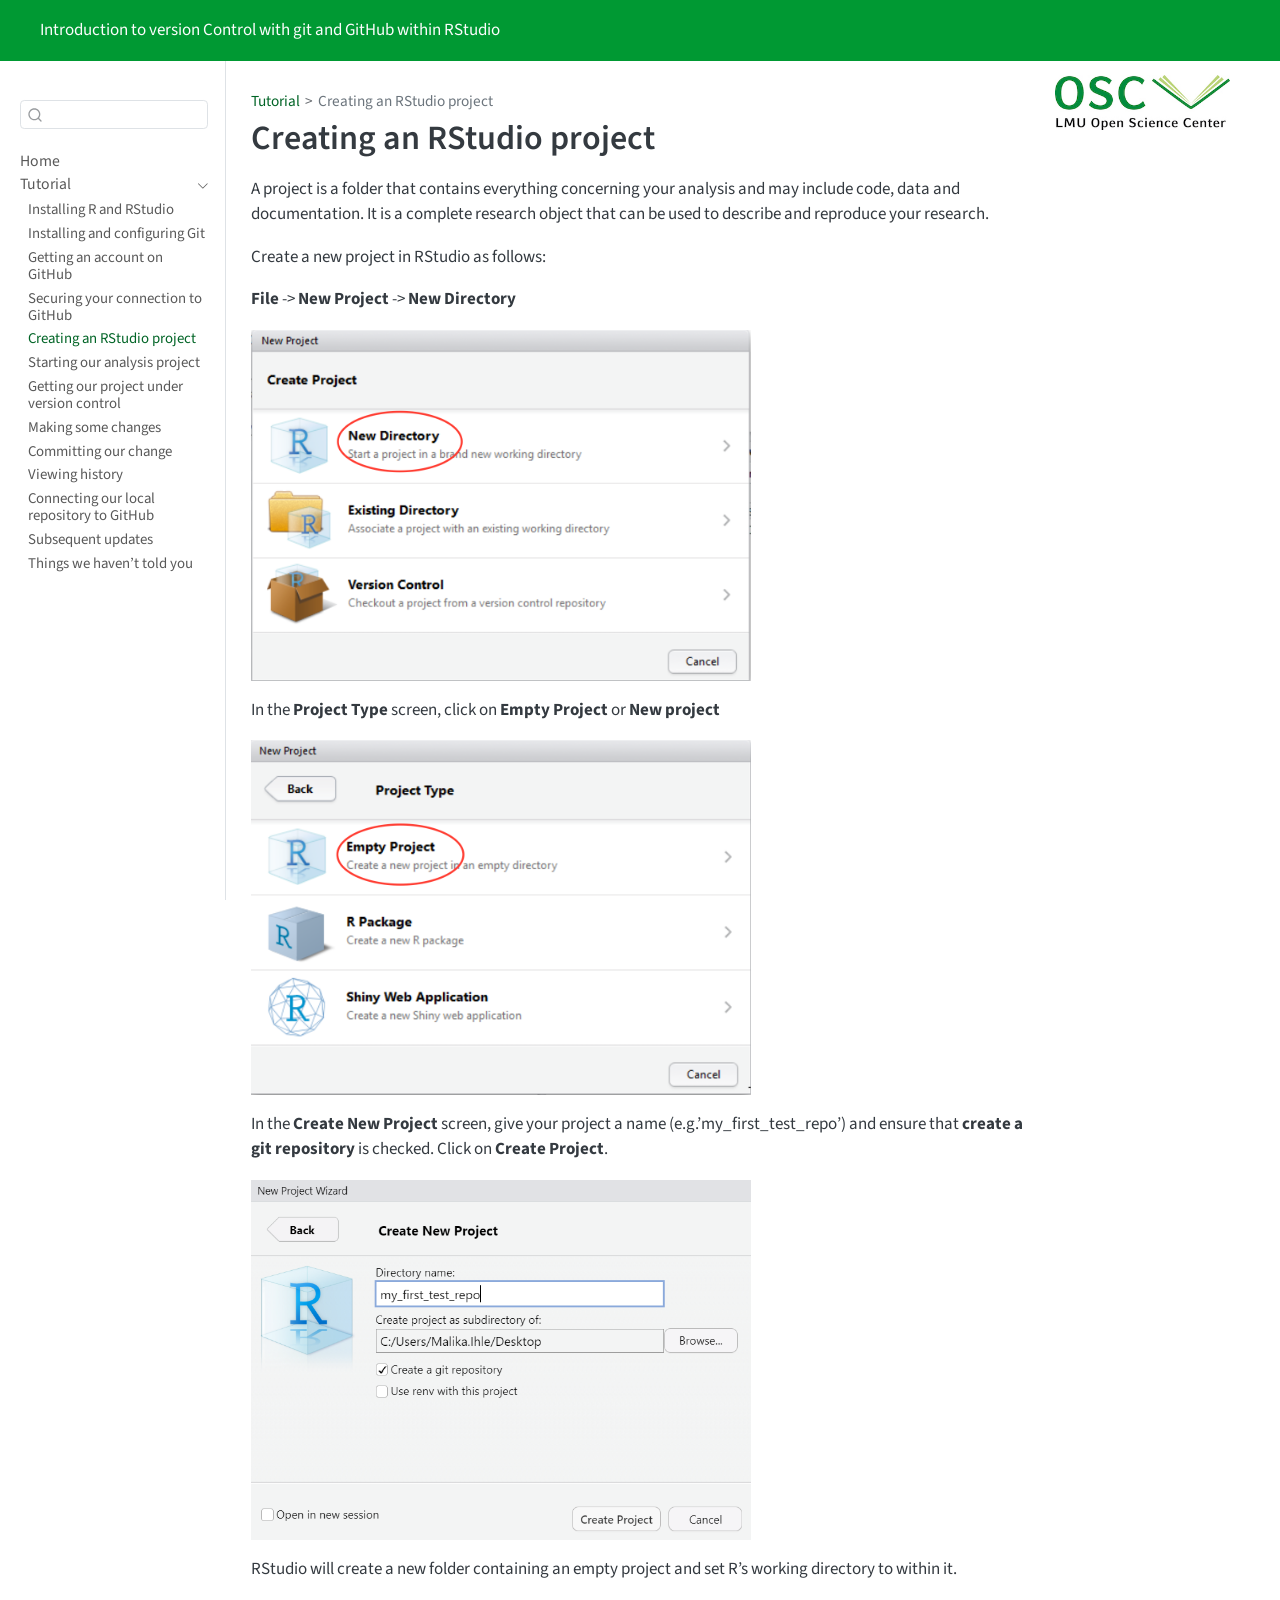
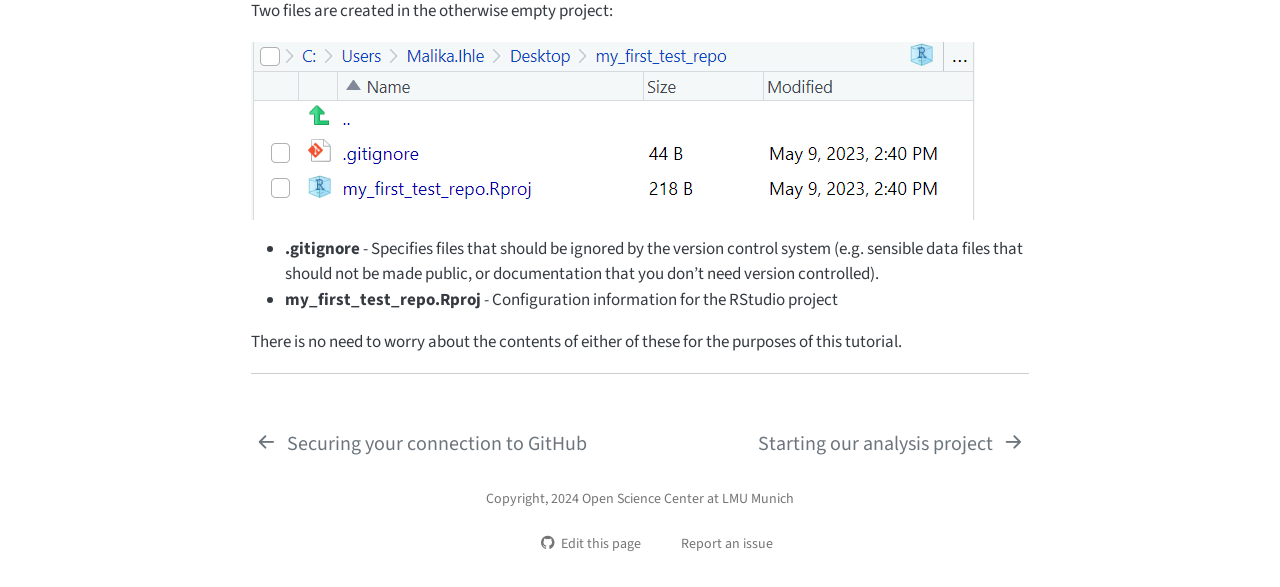
<file: rstudio_project.html>
<!DOCTYPE html>
<html xmlns="http://www.w3.org/1999/xhtml" lang="en" xml:lang="en"><head>

<meta charset="utf-8">
<meta name="generator" content="quarto-1.5.57">

<meta name="viewport" content="width=device-width, initial-scale=1.0, user-scalable=yes">


<title>Creating an RStudio project</title>
<style>
code{white-space: pre-wrap;}
span.smallcaps{font-variant: small-caps;}
div.columns{display: flex; gap: min(4vw, 1.5em);}
div.column{flex: auto; overflow-x: auto;}
div.hanging-indent{margin-left: 1.5em; text-indent: -1.5em;}
ul.task-list{list-style: none;}
ul.task-list li input[type="checkbox"] {
  width: 0.8em;
  margin: 0 0.8em 0.2em -1em; /* quarto-specific, see https://github.com/quarto-dev/quarto-cli/issues/4556 */ 
  vertical-align: middle;
}
</style>


<script src="site_libs/quarto-nav/quarto-nav.js"></script>
<script src="site_libs/quarto-nav/headroom.min.js"></script>
<script src="site_libs/clipboard/clipboard.min.js"></script>
<script src="site_libs/quarto-search/autocomplete.umd.js"></script>
<script src="site_libs/quarto-search/fuse.min.js"></script>
<script src="site_libs/quarto-search/quarto-search.js"></script>
<meta name="quarto:offset" content="./">
<link href="./analysis_start.html" rel="next">
<link href="./SSH.html" rel="prev">
<link href="./assets/LMU-OSC_favicon.jpg" rel="icon" type="image/jpeg">
<script src="site_libs/quarto-html/quarto.js"></script>
<script src="site_libs/quarto-html/popper.min.js"></script>
<script src="site_libs/quarto-html/tippy.umd.min.js"></script>
<script src="site_libs/quarto-html/anchor.min.js"></script>
<link href="site_libs/quarto-html/tippy.css" rel="stylesheet">
<link href="site_libs/quarto-html/quarto-syntax-highlighting.css" rel="stylesheet" id="quarto-text-highlighting-styles">
<script src="site_libs/bootstrap/bootstrap.min.js"></script>
<link href="site_libs/bootstrap/bootstrap-icons.css" rel="stylesheet">
<link href="site_libs/bootstrap/bootstrap.min.css" rel="stylesheet" id="quarto-bootstrap" data-mode="light">
<script id="quarto-search-options" type="application/json">{
  "location": "sidebar",
  "copy-button": false,
  "collapse-after": 3,
  "panel-placement": "start",
  "type": "textbox",
  "limit": 50,
  "keyboard-shortcut": [
    "f",
    "/",
    "s"
  ],
  "language": {
    "search-no-results-text": "No results",
    "search-matching-documents-text": "matching documents",
    "search-copy-link-title": "Copy link to search",
    "search-hide-matches-text": "Hide additional matches",
    "search-more-match-text": "more match in this document",
    "search-more-matches-text": "more matches in this document",
    "search-clear-button-title": "Clear",
    "search-text-placeholder": "",
    "search-detached-cancel-button-title": "Cancel",
    "search-submit-button-title": "Submit",
    "search-label": "Search"
  }
}</script>


<link rel="stylesheet" href="styles.css">
</head>

<body class="nav-sidebar docked nav-fixed">

<div id="quarto-search-results"></div>
  <header id="quarto-header" class="headroom fixed-top">
    <nav class="navbar navbar-expand-lg " data-bs-theme="dark">
      <div class="navbar-container container-fluid">
          <button class="navbar-toggler" type="button" data-bs-toggle="collapse" data-bs-target="#navbarCollapse" aria-controls="navbarCollapse" role="menu" aria-expanded="false" aria-label="Toggle navigation" onclick="if (window.quartoToggleHeadroom) { window.quartoToggleHeadroom(); }">
  <span class="navbar-toggler-icon"></span>
</button>
          <div class="collapse navbar-collapse" id="navbarCollapse">
            <ul class="navbar-nav navbar-nav-scroll me-auto">
  <li class="nav-item">
    <a class="nav-link active" href="./index.html" aria-current="page"> 
<span class="menu-text">Introduction to version Control with git and GitHub within RStudio</span></a>
  </li>  
</ul>
          </div> <!-- /navcollapse -->
            <div class="quarto-navbar-tools">
</div>
      </div> <!-- /container-fluid -->
    </nav>
  <nav class="quarto-secondary-nav">
    <div class="container-fluid d-flex">
      <button type="button" class="quarto-btn-toggle btn" data-bs-toggle="collapse" role="button" data-bs-target=".quarto-sidebar-collapse-item" aria-controls="quarto-sidebar" aria-expanded="false" aria-label="Toggle sidebar navigation" onclick="if (window.quartoToggleHeadroom) { window.quartoToggleHeadroom(); }">
        <i class="bi bi-layout-text-sidebar-reverse"></i>
      </button>
        <nav class="quarto-page-breadcrumbs" aria-label="breadcrumb"><ol class="breadcrumb"><li class="breadcrumb-item"><a href="./installing_software.html">Tutorial</a></li><li class="breadcrumb-item"><a href="./rstudio_project.html">Creating an RStudio project</a></li></ol></nav>
        <a class="flex-grow-1" role="navigation" data-bs-toggle="collapse" data-bs-target=".quarto-sidebar-collapse-item" aria-controls="quarto-sidebar" aria-expanded="false" aria-label="Toggle sidebar navigation" onclick="if (window.quartoToggleHeadroom) { window.quartoToggleHeadroom(); }">      
        </a>
      <button type="button" class="btn quarto-search-button" aria-label="Search" onclick="window.quartoOpenSearch();">
        <i class="bi bi-search"></i>
      </button>
    </div>
  </nav>
</header>
<!-- content -->
<div id="quarto-content" class="quarto-container page-columns page-rows-contents page-layout-article page-navbar">
<!-- sidebar -->
  <nav id="quarto-sidebar" class="sidebar collapse collapse-horizontal quarto-sidebar-collapse-item sidebar-navigation docked overflow-auto">
        <div class="mt-2 flex-shrink-0 align-items-center">
        <div class="sidebar-search">
        <div id="quarto-search" class="" title="Search"></div>
        </div>
        </div>
    <div class="sidebar-menu-container"> 
    <ul class="list-unstyled mt-1">
        <li class="sidebar-item">
  <div class="sidebar-item-container"> 
  <a href="./index.html" class="sidebar-item-text sidebar-link">
 <span class="menu-text">Home</span></a>
  </div>
</li>
        <li class="sidebar-item sidebar-item-section">
      <div class="sidebar-item-container"> 
            <a class="sidebar-item-text sidebar-link text-start" data-bs-toggle="collapse" data-bs-target="#quarto-sidebar-section-1" role="navigation" aria-expanded="true">
 <span class="menu-text">Tutorial</span></a>
          <a class="sidebar-item-toggle text-start" data-bs-toggle="collapse" data-bs-target="#quarto-sidebar-section-1" role="navigation" aria-expanded="true" aria-label="Toggle section">
            <i class="bi bi-chevron-right ms-2"></i>
          </a> 
      </div>
      <ul id="quarto-sidebar-section-1" class="collapse list-unstyled sidebar-section depth1 show">  
          <li class="sidebar-item">
  <div class="sidebar-item-container"> 
  <a href="./installing_software.html" class="sidebar-item-text sidebar-link">
 <span class="menu-text">Installing R and RStudio</span></a>
  </div>
</li>
          <li class="sidebar-item">
  <div class="sidebar-item-container"> 
  <a href="./installing_git.html" class="sidebar-item-text sidebar-link">
 <span class="menu-text">Installing and configuring Git</span></a>
  </div>
</li>
          <li class="sidebar-item">
  <div class="sidebar-item-container"> 
  <a href="./github.html" class="sidebar-item-text sidebar-link">
 <span class="menu-text">Getting an account on GitHub</span></a>
  </div>
</li>
          <li class="sidebar-item">
  <div class="sidebar-item-container"> 
  <a href="./SSH.html" class="sidebar-item-text sidebar-link">
 <span class="menu-text">Securing your connection to GitHub</span></a>
  </div>
</li>
          <li class="sidebar-item">
  <div class="sidebar-item-container"> 
  <a href="./rstudio_project.html" class="sidebar-item-text sidebar-link active">
 <span class="menu-text">Creating an RStudio project</span></a>
  </div>
</li>
          <li class="sidebar-item">
  <div class="sidebar-item-container"> 
  <a href="./analysis_start.html" class="sidebar-item-text sidebar-link">
 <span class="menu-text">Starting our analysis project</span></a>
  </div>
</li>
          <li class="sidebar-item">
  <div class="sidebar-item-container"> 
  <a href="./version_control.html" class="sidebar-item-text sidebar-link">
 <span class="menu-text">Getting our project under version control</span></a>
  </div>
</li>
          <li class="sidebar-item">
  <div class="sidebar-item-container"> 
  <a href="./making_change.html" class="sidebar-item-text sidebar-link">
 <span class="menu-text">Making some changes</span></a>
  </div>
</li>
          <li class="sidebar-item">
  <div class="sidebar-item-container"> 
  <a href="./commit.html" class="sidebar-item-text sidebar-link">
 <span class="menu-text">Committing our change</span></a>
  </div>
</li>
          <li class="sidebar-item">
  <div class="sidebar-item-container"> 
  <a href="./viewing_history.html" class="sidebar-item-text sidebar-link">
 <span class="menu-text">Viewing history</span></a>
  </div>
</li>
          <li class="sidebar-item">
  <div class="sidebar-item-container"> 
  <a href="./github_sync.html" class="sidebar-item-text sidebar-link">
 <span class="menu-text">Connecting our local repository to GitHub</span></a>
  </div>
</li>
          <li class="sidebar-item">
  <div class="sidebar-item-container"> 
  <a href="./updates.html" class="sidebar-item-text sidebar-link">
 <span class="menu-text">Subsequent updates</span></a>
  </div>
</li>
          <li class="sidebar-item">
  <div class="sidebar-item-container"> 
  <a href="./next_steps.html" class="sidebar-item-text sidebar-link">
 <span class="menu-text">Things we haven’t told you</span></a>
  </div>
</li>
      </ul>
  </li>
    </ul>
    </div>
</nav>
<div id="quarto-sidebar-glass" class="quarto-sidebar-collapse-item" data-bs-toggle="collapse" data-bs-target=".quarto-sidebar-collapse-item"></div>
<!-- margin-sidebar -->
    <div id="quarto-margin-sidebar" class="sidebar margin-sidebar"><div class="quarto-margin-header"><div class="margin-header-item">
<p><img src=".\assets/LMU-OSC_logo.jpg" class="img-fluid" width="175"></p>
</div></div>
        
    </div>
<!-- main -->
<main class="content" id="quarto-document-content">

<header id="title-block-header" class="quarto-title-block default"><nav class="quarto-page-breadcrumbs quarto-title-breadcrumbs d-none d-lg-block" aria-label="breadcrumb"><ol class="breadcrumb"><li class="breadcrumb-item"><a href="./installing_software.html">Tutorial</a></li><li class="breadcrumb-item"><a href="./rstudio_project.html">Creating an RStudio project</a></li></ol></nav>
<div class="quarto-title">
<h1 class="title">Creating an RStudio project</h1>
</div>



<div class="quarto-title-meta">

    
  
    
  </div>
  


</header>


<p>A project is a folder that contains everything concerning your analysis and may include code, data and documentation. It is a complete research object that can be used to describe and reproduce your research.</p>
<p>Create a new project in RStudio as follows:</p>
<p><strong>File</strong> -&gt; <strong>New Project</strong> -&gt; <strong>New Directory</strong></p>
<p><img src="assets/project_screen1.png" width="500"></p>
<p>In the <strong>Project Type</strong> screen, click on <strong>Empty Project</strong> or <strong>New project</strong></p>
<p><img src="assets/project_screen2.png" width="500"></p>
<p>In the <strong>Create New Project</strong> screen, give your project a name (e.g.’my_first_test_repo’) and ensure that <strong>create a git repository</strong> is checked. Click on <strong>Create Project</strong>.</p>
<p><img src="assets/project_screen3.png" width="500"></p>
<p>RStudio will create a new folder containing an empty project and set R’s working directory to within it.</p>
<p>Two files are created in the otherwise empty project:</p>
<p><img src="./assets/project_files.png" class="img-fluid"></p>
<ul>
<li><strong>.gitignore</strong> - Specifies files that should be ignored by the version control system (e.g.&nbsp;sensible data files that should not be made public, or documentation that you don’t need version controlled).</li>
<li><strong>my_first_test_repo.Rproj</strong> - Configuration information for the RStudio project</li>
</ul>
<p>There is no need to worry about the contents of either of these for the purposes of this tutorial.</p>
<hr>



</main> <!-- /main -->
<script id="quarto-html-after-body" type="application/javascript">
window.document.addEventListener("DOMContentLoaded", function (event) {
  const toggleBodyColorMode = (bsSheetEl) => {
    const mode = bsSheetEl.getAttribute("data-mode");
    const bodyEl = window.document.querySelector("body");
    if (mode === "dark") {
      bodyEl.classList.add("quarto-dark");
      bodyEl.classList.remove("quarto-light");
    } else {
      bodyEl.classList.add("quarto-light");
      bodyEl.classList.remove("quarto-dark");
    }
  }
  const toggleBodyColorPrimary = () => {
    const bsSheetEl = window.document.querySelector("link#quarto-bootstrap");
    if (bsSheetEl) {
      toggleBodyColorMode(bsSheetEl);
    }
  }
  toggleBodyColorPrimary();  
  const icon = "";
  const anchorJS = new window.AnchorJS();
  anchorJS.options = {
    placement: 'right',
    icon: icon
  };
  anchorJS.add('.anchored');
  const isCodeAnnotation = (el) => {
    for (const clz of el.classList) {
      if (clz.startsWith('code-annotation-')) {                     
        return true;
      }
    }
    return false;
  }
  const onCopySuccess = function(e) {
    // button target
    const button = e.trigger;
    // don't keep focus
    button.blur();
    // flash "checked"
    button.classList.add('code-copy-button-checked');
    var currentTitle = button.getAttribute("title");
    button.setAttribute("title", "Copied!");
    let tooltip;
    if (window.bootstrap) {
      button.setAttribute("data-bs-toggle", "tooltip");
      button.setAttribute("data-bs-placement", "left");
      button.setAttribute("data-bs-title", "Copied!");
      tooltip = new bootstrap.Tooltip(button, 
        { trigger: "manual", 
          customClass: "code-copy-button-tooltip",
          offset: [0, -8]});
      tooltip.show();    
    }
    setTimeout(function() {
      if (tooltip) {
        tooltip.hide();
        button.removeAttribute("data-bs-title");
        button.removeAttribute("data-bs-toggle");
        button.removeAttribute("data-bs-placement");
      }
      button.setAttribute("title", currentTitle);
      button.classList.remove('code-copy-button-checked');
    }, 1000);
    // clear code selection
    e.clearSelection();
  }
  const getTextToCopy = function(trigger) {
      const codeEl = trigger.previousElementSibling.cloneNode(true);
      for (const childEl of codeEl.children) {
        if (isCodeAnnotation(childEl)) {
          childEl.remove();
        }
      }
      return codeEl.innerText;
  }
  const clipboard = new window.ClipboardJS('.code-copy-button:not([data-in-quarto-modal])', {
    text: getTextToCopy
  });
  clipboard.on('success', onCopySuccess);
  if (window.document.getElementById('quarto-embedded-source-code-modal')) {
    // For code content inside modals, clipBoardJS needs to be initialized with a container option
    // TODO: Check when it could be a function (https://github.com/zenorocha/clipboard.js/issues/860)
    const clipboardModal = new window.ClipboardJS('.code-copy-button[data-in-quarto-modal]', {
      text: getTextToCopy,
      container: window.document.getElementById('quarto-embedded-source-code-modal')
    });
    clipboardModal.on('success', onCopySuccess);
  }
    var localhostRegex = new RegExp(/^(?:http|https):\/\/localhost\:?[0-9]*\//);
    var mailtoRegex = new RegExp(/^mailto:/);
      var filterRegex = new RegExp('/' + window.location.host + '/');
    var isInternal = (href) => {
        return filterRegex.test(href) || localhostRegex.test(href) || mailtoRegex.test(href);
    }
    // Inspect non-navigation links and adorn them if external
 	var links = window.document.querySelectorAll('a[href]:not(.nav-link):not(.navbar-brand):not(.toc-action):not(.sidebar-link):not(.sidebar-item-toggle):not(.pagination-link):not(.no-external):not([aria-hidden]):not(.dropdown-item):not(.quarto-navigation-tool):not(.about-link)');
    for (var i=0; i<links.length; i++) {
      const link = links[i];
      if (!isInternal(link.href)) {
        // undo the damage that might have been done by quarto-nav.js in the case of
        // links that we want to consider external
        if (link.dataset.originalHref !== undefined) {
          link.href = link.dataset.originalHref;
        }
      }
    }
  function tippyHover(el, contentFn, onTriggerFn, onUntriggerFn) {
    const config = {
      allowHTML: true,
      maxWidth: 500,
      delay: 100,
      arrow: false,
      appendTo: function(el) {
          return el.parentElement;
      },
      interactive: true,
      interactiveBorder: 10,
      theme: 'quarto',
      placement: 'bottom-start',
    };
    if (contentFn) {
      config.content = contentFn;
    }
    if (onTriggerFn) {
      config.onTrigger = onTriggerFn;
    }
    if (onUntriggerFn) {
      config.onUntrigger = onUntriggerFn;
    }
    window.tippy(el, config); 
  }
  const noterefs = window.document.querySelectorAll('a[role="doc-noteref"]');
  for (var i=0; i<noterefs.length; i++) {
    const ref = noterefs[i];
    tippyHover(ref, function() {
      // use id or data attribute instead here
      let href = ref.getAttribute('data-footnote-href') || ref.getAttribute('href');
      try { href = new URL(href).hash; } catch {}
      const id = href.replace(/^#\/?/, "");
      const note = window.document.getElementById(id);
      if (note) {
        return note.innerHTML;
      } else {
        return "";
      }
    });
  }
  const xrefs = window.document.querySelectorAll('a.quarto-xref');
  const processXRef = (id, note) => {
    // Strip column container classes
    const stripColumnClz = (el) => {
      el.classList.remove("page-full", "page-columns");
      if (el.children) {
        for (const child of el.children) {
          stripColumnClz(child);
        }
      }
    }
    stripColumnClz(note)
    if (id === null || id.startsWith('sec-')) {
      // Special case sections, only their first couple elements
      const container = document.createElement("div");
      if (note.children && note.children.length > 2) {
        container.appendChild(note.children[0].cloneNode(true));
        for (let i = 1; i < note.children.length; i++) {
          const child = note.children[i];
          if (child.tagName === "P" && child.innerText === "") {
            continue;
          } else {
            container.appendChild(child.cloneNode(true));
            break;
          }
        }
        if (window.Quarto?.typesetMath) {
          window.Quarto.typesetMath(container);
        }
        return container.innerHTML
      } else {
        if (window.Quarto?.typesetMath) {
          window.Quarto.typesetMath(note);
        }
        return note.innerHTML;
      }
    } else {
      // Remove any anchor links if they are present
      const anchorLink = note.querySelector('a.anchorjs-link');
      if (anchorLink) {
        anchorLink.remove();
      }
      if (window.Quarto?.typesetMath) {
        window.Quarto.typesetMath(note);
      }
      // TODO in 1.5, we should make sure this works without a callout special case
      if (note.classList.contains("callout")) {
        return note.outerHTML;
      } else {
        return note.innerHTML;
      }
    }
  }
  for (var i=0; i<xrefs.length; i++) {
    const xref = xrefs[i];
    tippyHover(xref, undefined, function(instance) {
      instance.disable();
      let url = xref.getAttribute('href');
      let hash = undefined; 
      if (url.startsWith('#')) {
        hash = url;
      } else {
        try { hash = new URL(url).hash; } catch {}
      }
      if (hash) {
        const id = hash.replace(/^#\/?/, "");
        const note = window.document.getElementById(id);
        if (note !== null) {
          try {
            const html = processXRef(id, note.cloneNode(true));
            instance.setContent(html);
          } finally {
            instance.enable();
            instance.show();
          }
        } else {
          // See if we can fetch this
          fetch(url.split('#')[0])
          .then(res => res.text())
          .then(html => {
            const parser = new DOMParser();
            const htmlDoc = parser.parseFromString(html, "text/html");
            const note = htmlDoc.getElementById(id);
            if (note !== null) {
              const html = processXRef(id, note);
              instance.setContent(html);
            } 
          }).finally(() => {
            instance.enable();
            instance.show();
          });
        }
      } else {
        // See if we can fetch a full url (with no hash to target)
        // This is a special case and we should probably do some content thinning / targeting
        fetch(url)
        .then(res => res.text())
        .then(html => {
          const parser = new DOMParser();
          const htmlDoc = parser.parseFromString(html, "text/html");
          const note = htmlDoc.querySelector('main.content');
          if (note !== null) {
            // This should only happen for chapter cross references
            // (since there is no id in the URL)
            // remove the first header
            if (note.children.length > 0 && note.children[0].tagName === "HEADER") {
              note.children[0].remove();
            }
            const html = processXRef(null, note);
            instance.setContent(html);
          } 
        }).finally(() => {
          instance.enable();
          instance.show();
        });
      }
    }, function(instance) {
    });
  }
      let selectedAnnoteEl;
      const selectorForAnnotation = ( cell, annotation) => {
        let cellAttr = 'data-code-cell="' + cell + '"';
        let lineAttr = 'data-code-annotation="' +  annotation + '"';
        const selector = 'span[' + cellAttr + '][' + lineAttr + ']';
        return selector;
      }
      const selectCodeLines = (annoteEl) => {
        const doc = window.document;
        const targetCell = annoteEl.getAttribute("data-target-cell");
        const targetAnnotation = annoteEl.getAttribute("data-target-annotation");
        const annoteSpan = window.document.querySelector(selectorForAnnotation(targetCell, targetAnnotation));
        const lines = annoteSpan.getAttribute("data-code-lines").split(",");
        const lineIds = lines.map((line) => {
          return targetCell + "-" + line;
        })
        let top = null;
        let height = null;
        let parent = null;
        if (lineIds.length > 0) {
            //compute the position of the single el (top and bottom and make a div)
            const el = window.document.getElementById(lineIds[0]);
            top = el.offsetTop;
            height = el.offsetHeight;
            parent = el.parentElement.parentElement;
          if (lineIds.length > 1) {
            const lastEl = window.document.getElementById(lineIds[lineIds.length - 1]);
            const bottom = lastEl.offsetTop + lastEl.offsetHeight;
            height = bottom - top;
          }
          if (top !== null && height !== null && parent !== null) {
            // cook up a div (if necessary) and position it 
            let div = window.document.getElementById("code-annotation-line-highlight");
            if (div === null) {
              div = window.document.createElement("div");
              div.setAttribute("id", "code-annotation-line-highlight");
              div.style.position = 'absolute';
              parent.appendChild(div);
            }
            div.style.top = top - 2 + "px";
            div.style.height = height + 4 + "px";
            div.style.left = 0;
            let gutterDiv = window.document.getElementById("code-annotation-line-highlight-gutter");
            if (gutterDiv === null) {
              gutterDiv = window.document.createElement("div");
              gutterDiv.setAttribute("id", "code-annotation-line-highlight-gutter");
              gutterDiv.style.position = 'absolute';
              const codeCell = window.document.getElementById(targetCell);
              const gutter = codeCell.querySelector('.code-annotation-gutter');
              gutter.appendChild(gutterDiv);
            }
            gutterDiv.style.top = top - 2 + "px";
            gutterDiv.style.height = height + 4 + "px";
          }
          selectedAnnoteEl = annoteEl;
        }
      };
      const unselectCodeLines = () => {
        const elementsIds = ["code-annotation-line-highlight", "code-annotation-line-highlight-gutter"];
        elementsIds.forEach((elId) => {
          const div = window.document.getElementById(elId);
          if (div) {
            div.remove();
          }
        });
        selectedAnnoteEl = undefined;
      };
        // Handle positioning of the toggle
    window.addEventListener(
      "resize",
      throttle(() => {
        elRect = undefined;
        if (selectedAnnoteEl) {
          selectCodeLines(selectedAnnoteEl);
        }
      }, 10)
    );
    function throttle(fn, ms) {
    let throttle = false;
    let timer;
      return (...args) => {
        if(!throttle) { // first call gets through
            fn.apply(this, args);
            throttle = true;
        } else { // all the others get throttled
            if(timer) clearTimeout(timer); // cancel #2
            timer = setTimeout(() => {
              fn.apply(this, args);
              timer = throttle = false;
            }, ms);
        }
      };
    }
      // Attach click handler to the DT
      const annoteDls = window.document.querySelectorAll('dt[data-target-cell]');
      for (const annoteDlNode of annoteDls) {
        annoteDlNode.addEventListener('click', (event) => {
          const clickedEl = event.target;
          if (clickedEl !== selectedAnnoteEl) {
            unselectCodeLines();
            const activeEl = window.document.querySelector('dt[data-target-cell].code-annotation-active');
            if (activeEl) {
              activeEl.classList.remove('code-annotation-active');
            }
            selectCodeLines(clickedEl);
            clickedEl.classList.add('code-annotation-active');
          } else {
            // Unselect the line
            unselectCodeLines();
            clickedEl.classList.remove('code-annotation-active');
          }
        });
      }
  const findCites = (el) => {
    const parentEl = el.parentElement;
    if (parentEl) {
      const cites = parentEl.dataset.cites;
      if (cites) {
        return {
          el,
          cites: cites.split(' ')
        };
      } else {
        return findCites(el.parentElement)
      }
    } else {
      return undefined;
    }
  };
  var bibliorefs = window.document.querySelectorAll('a[role="doc-biblioref"]');
  for (var i=0; i<bibliorefs.length; i++) {
    const ref = bibliorefs[i];
    const citeInfo = findCites(ref);
    if (citeInfo) {
      tippyHover(citeInfo.el, function() {
        var popup = window.document.createElement('div');
        citeInfo.cites.forEach(function(cite) {
          var citeDiv = window.document.createElement('div');
          citeDiv.classList.add('hanging-indent');
          citeDiv.classList.add('csl-entry');
          var biblioDiv = window.document.getElementById('ref-' + cite);
          if (biblioDiv) {
            citeDiv.innerHTML = biblioDiv.innerHTML;
          }
          popup.appendChild(citeDiv);
        });
        return popup.innerHTML;
      });
    }
  }
});
</script>
<nav class="page-navigation">
  <div class="nav-page nav-page-previous">
      <a href="./SSH.html" class="pagination-link" aria-label="Securing your connection to GitHub">
        <i class="bi bi-arrow-left-short"></i> <span class="nav-page-text">Securing your connection to GitHub</span>
      </a>          
  </div>
  <div class="nav-page nav-page-next">
      <a href="./analysis_start.html" class="pagination-link" aria-label="Starting our analysis project">
        <span class="nav-page-text">Starting our analysis project</span> <i class="bi bi-arrow-right-short"></i>
      </a>
  </div>
</nav>
</div> <!-- /content -->
<footer class="footer">
  <div class="nav-footer">
    <div class="nav-footer-left">
      &nbsp;
    </div>   
    <div class="nav-footer-center">
<p>Copyright, 2024 Open Science Center at LMU Munich</p>
<div class="toc-actions"><ul><li><a href="https://github.com/sprocketsullivan/Introduction-RStudio-Git-GitHub_Berlin/edit/main/rstudio_project.qmd" class="toc-action"><i class="bi bi-github"></i>Edit this page</a></li><li><a href="https://github.com/sprocketsullivan/Introduction-RStudio-Git-GitHub_Berlin/issues/new" class="toc-action"><i class="bi empty"></i>Report an issue</a></li></ul></div></div>
    <div class="nav-footer-right">
      &nbsp;
    </div>
  </div>
</footer>




</body></html>
</file>
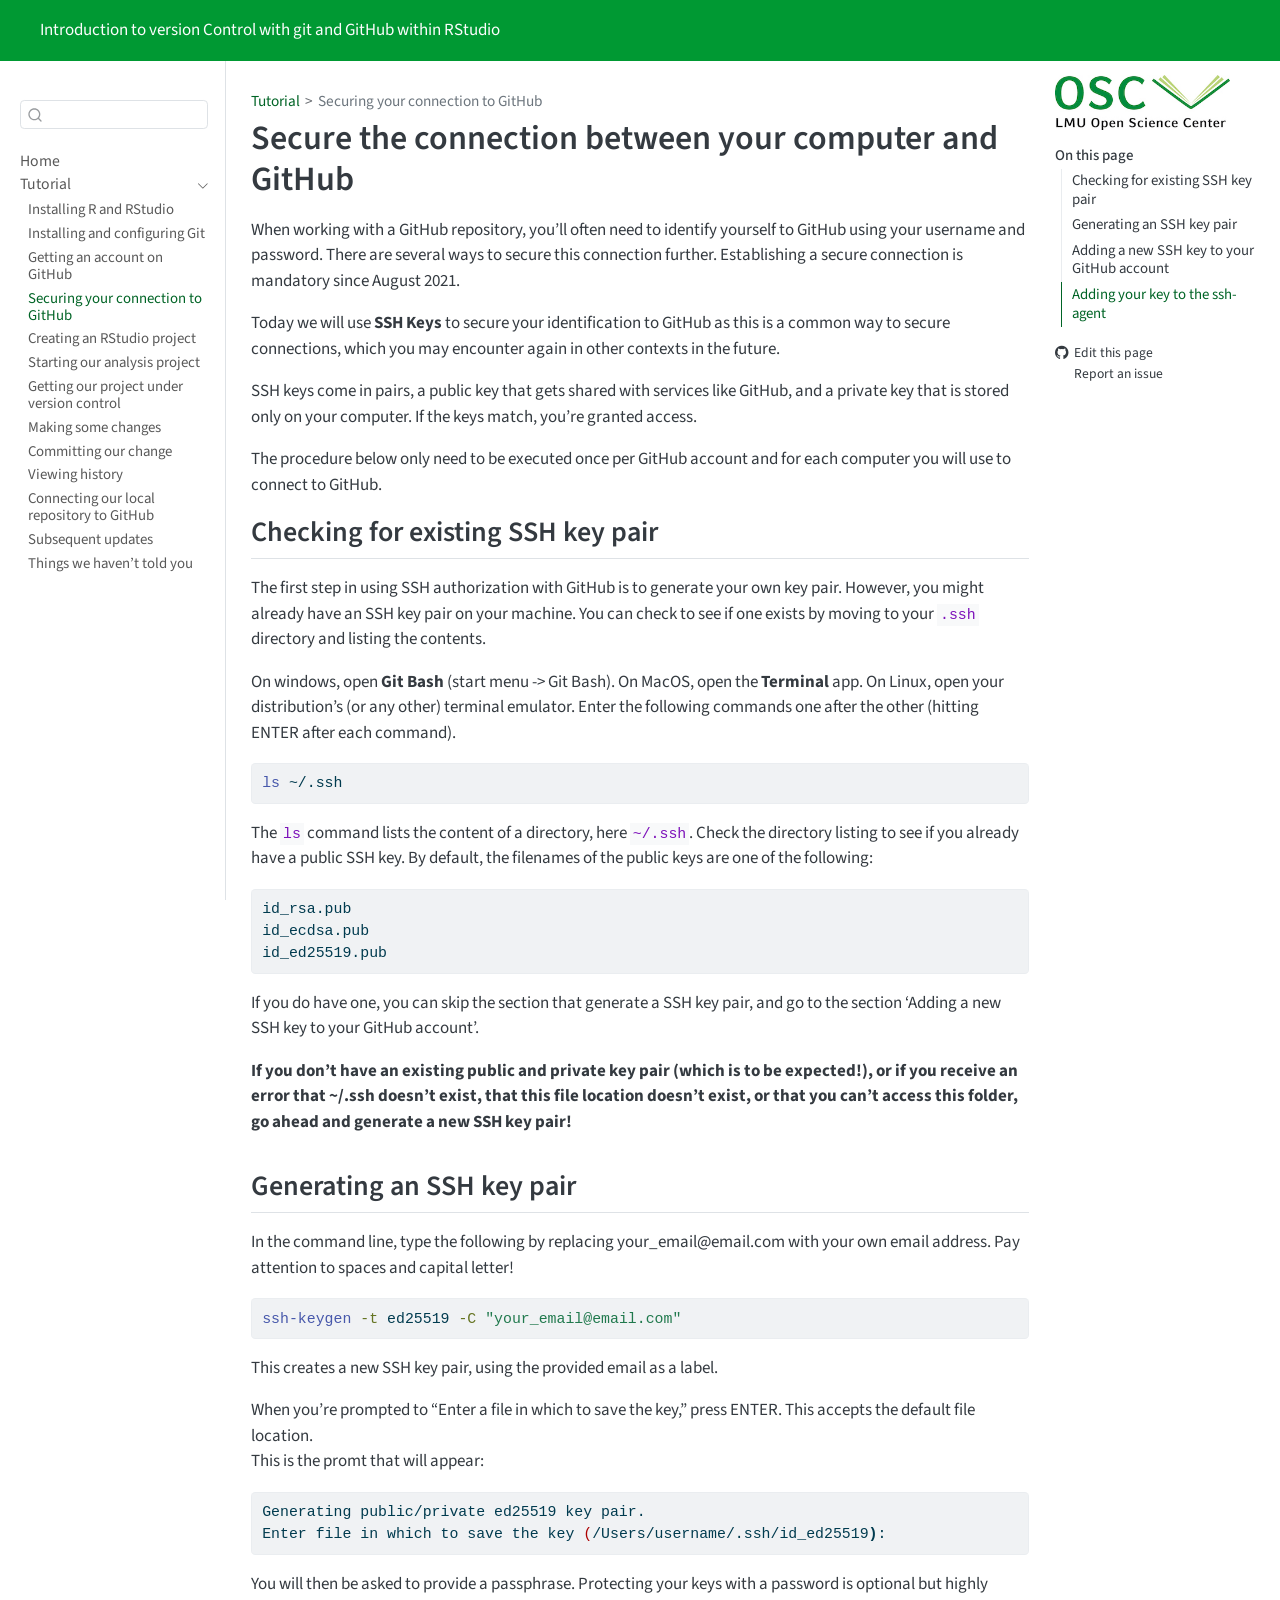
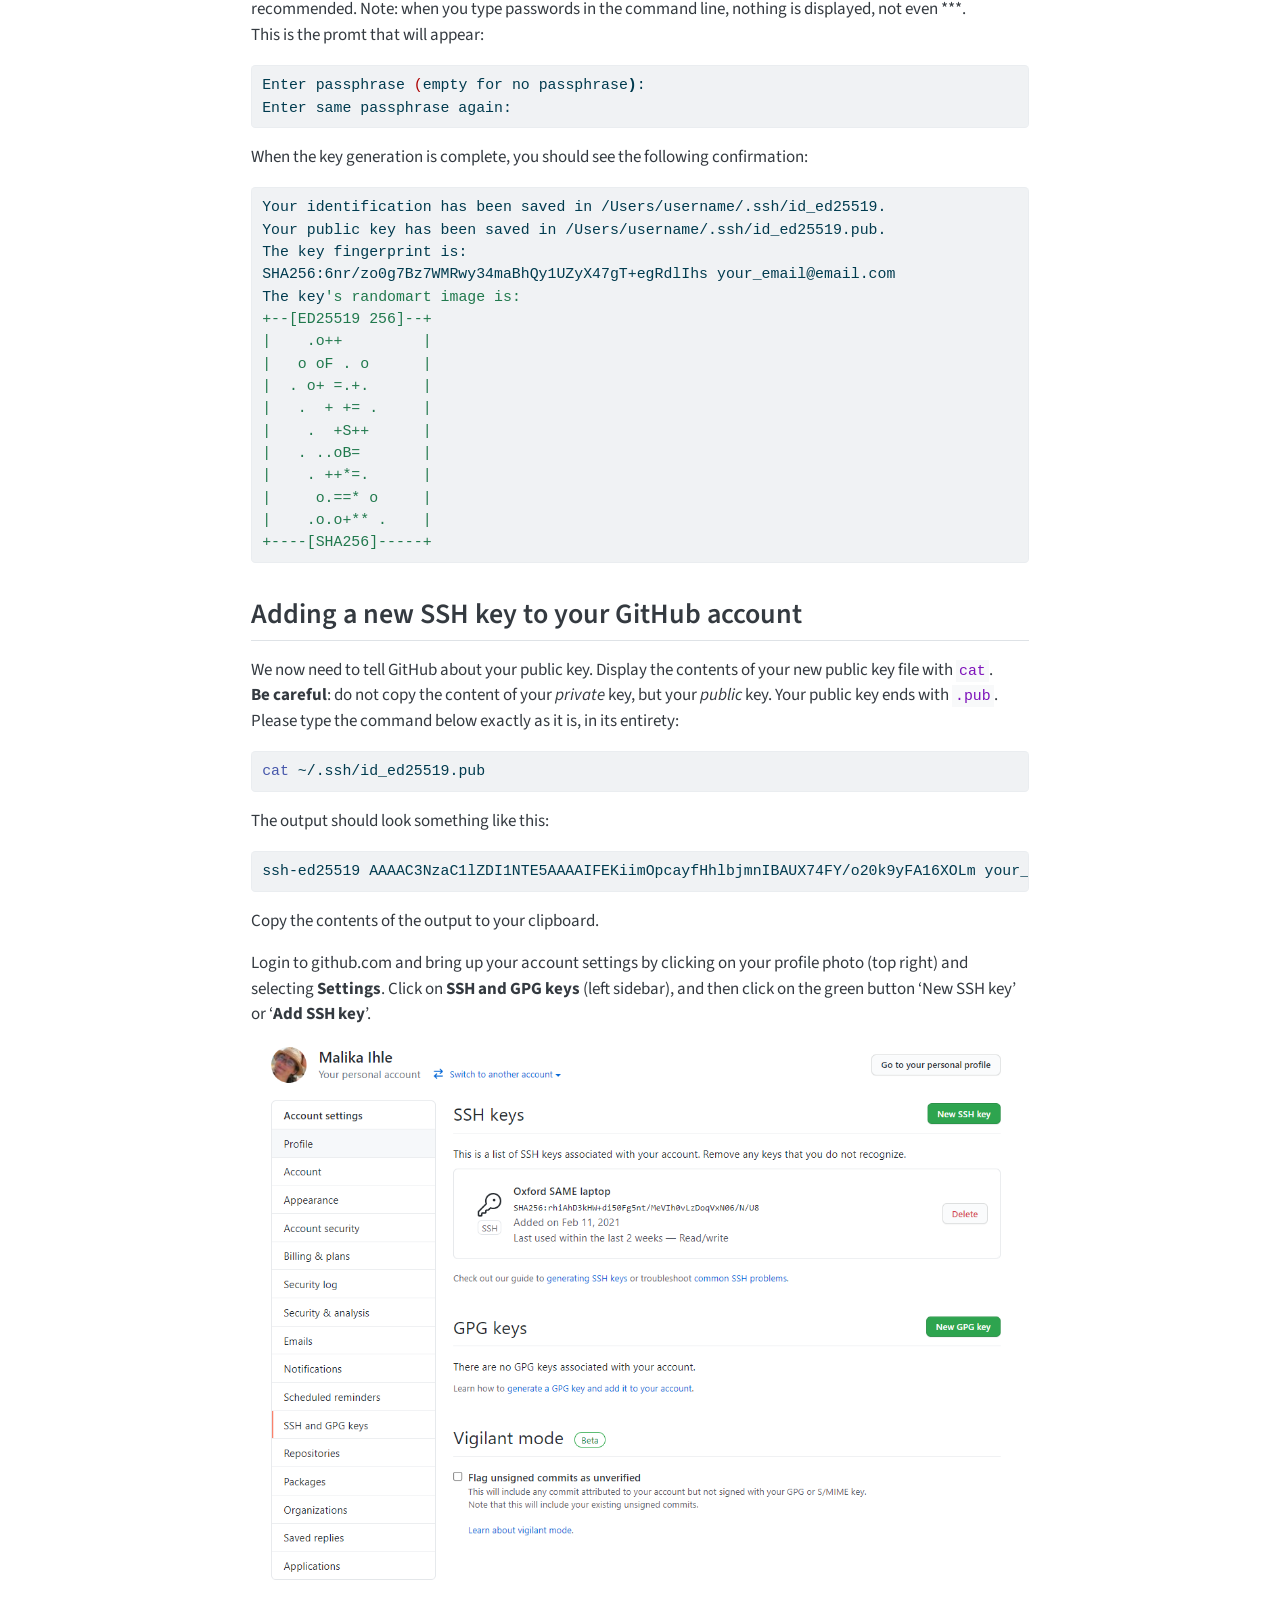
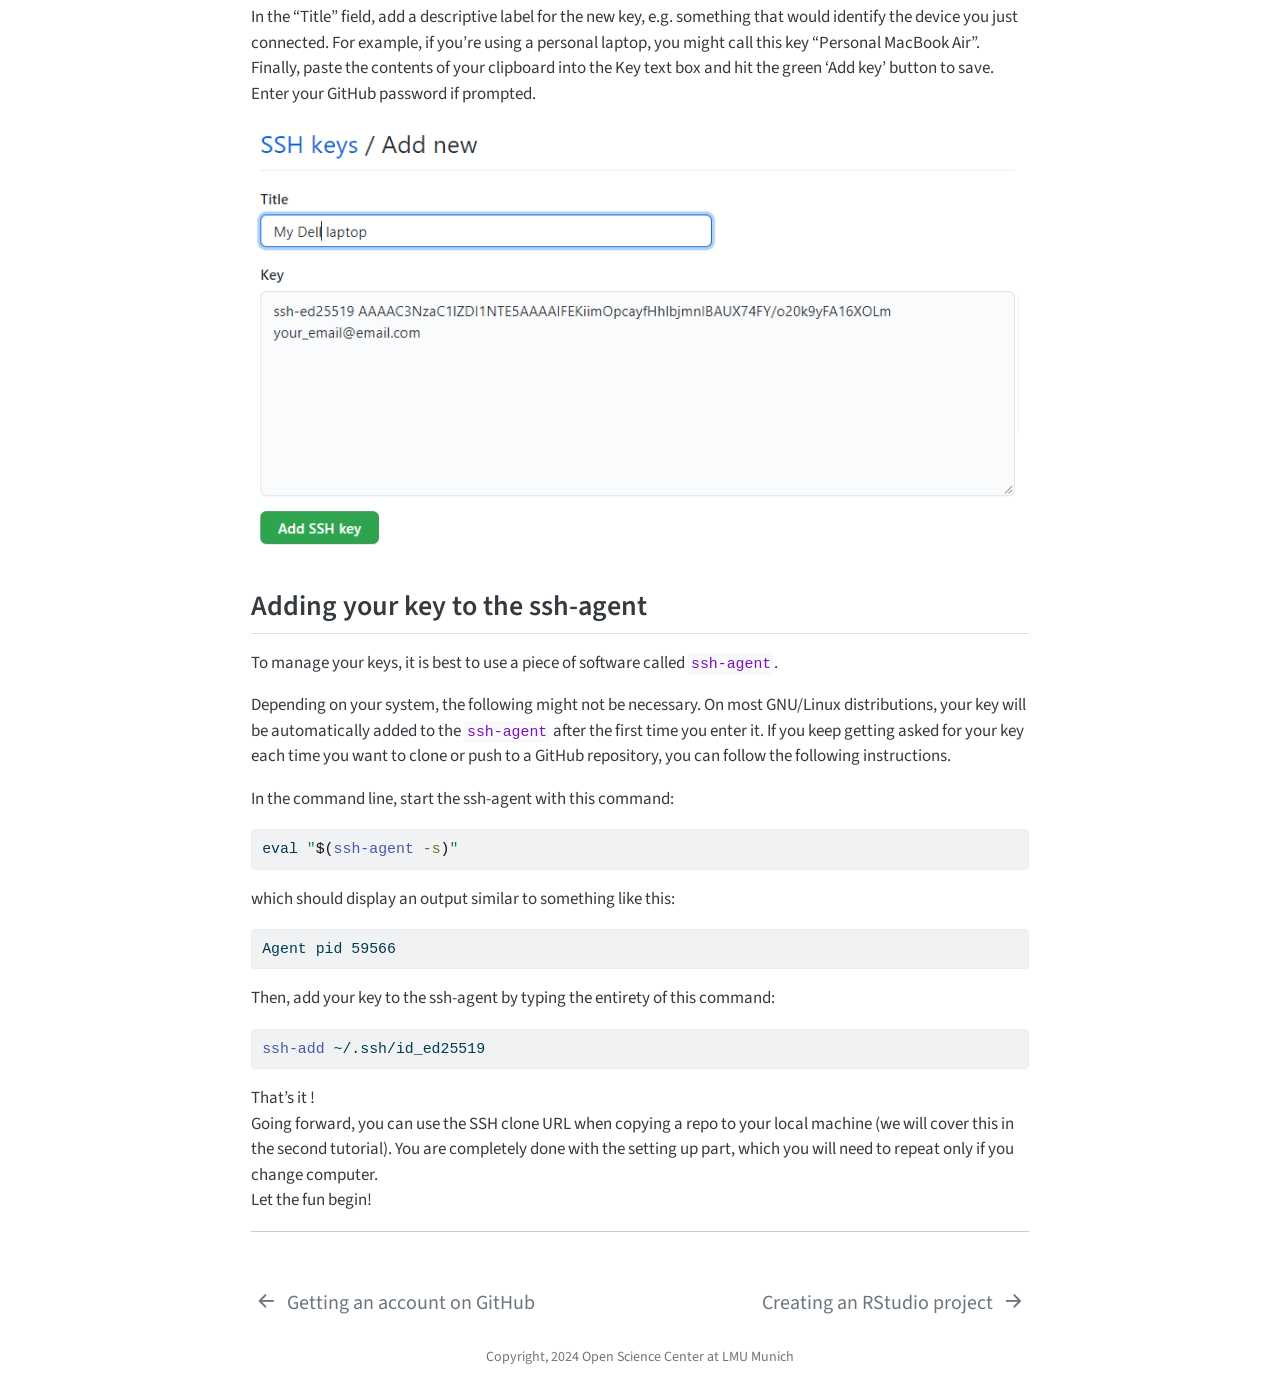
<file: SSH.html>
<!DOCTYPE html>
<html xmlns="http://www.w3.org/1999/xhtml" lang="en" xml:lang="en"><head>

<meta charset="utf-8">
<meta name="generator" content="quarto-1.5.57">

<meta name="viewport" content="width=device-width, initial-scale=1.0, user-scalable=yes">


<title>Secure the connection between your computer and GitHub</title>
<style>
code{white-space: pre-wrap;}
span.smallcaps{font-variant: small-caps;}
div.columns{display: flex; gap: min(4vw, 1.5em);}
div.column{flex: auto; overflow-x: auto;}
div.hanging-indent{margin-left: 1.5em; text-indent: -1.5em;}
ul.task-list{list-style: none;}
ul.task-list li input[type="checkbox"] {
  width: 0.8em;
  margin: 0 0.8em 0.2em -1em; /* quarto-specific, see https://github.com/quarto-dev/quarto-cli/issues/4556 */ 
  vertical-align: middle;
}
/* CSS for syntax highlighting */
pre > code.sourceCode { white-space: pre; position: relative; }
pre > code.sourceCode > span { line-height: 1.25; }
pre > code.sourceCode > span:empty { height: 1.2em; }
.sourceCode { overflow: visible; }
code.sourceCode > span { color: inherit; text-decoration: inherit; }
div.sourceCode { margin: 1em 0; }
pre.sourceCode { margin: 0; }
@media screen {
div.sourceCode { overflow: auto; }
}
@media print {
pre > code.sourceCode { white-space: pre-wrap; }
pre > code.sourceCode > span { display: inline-block; text-indent: -5em; padding-left: 5em; }
}
pre.numberSource code
  { counter-reset: source-line 0; }
pre.numberSource code > span
  { position: relative; left: -4em; counter-increment: source-line; }
pre.numberSource code > span > a:first-child::before
  { content: counter(source-line);
    position: relative; left: -1em; text-align: right; vertical-align: baseline;
    border: none; display: inline-block;
    -webkit-touch-callout: none; -webkit-user-select: none;
    -khtml-user-select: none; -moz-user-select: none;
    -ms-user-select: none; user-select: none;
    padding: 0 4px; width: 4em;
  }
pre.numberSource { margin-left: 3em;  padding-left: 4px; }
div.sourceCode
  {   }
@media screen {
pre > code.sourceCode > span > a:first-child::before { text-decoration: underline; }
}
</style>


<script src="site_libs/quarto-nav/quarto-nav.js"></script>
<script src="site_libs/quarto-nav/headroom.min.js"></script>
<script src="site_libs/clipboard/clipboard.min.js"></script>
<script src="site_libs/quarto-search/autocomplete.umd.js"></script>
<script src="site_libs/quarto-search/fuse.min.js"></script>
<script src="site_libs/quarto-search/quarto-search.js"></script>
<meta name="quarto:offset" content="./">
<link href="./rstudio_project.html" rel="next">
<link href="./github.html" rel="prev">
<link href="./assets/LMU-OSC_favicon.jpg" rel="icon" type="image/jpeg">
<script src="site_libs/quarto-html/quarto.js"></script>
<script src="site_libs/quarto-html/popper.min.js"></script>
<script src="site_libs/quarto-html/tippy.umd.min.js"></script>
<script src="site_libs/quarto-html/anchor.min.js"></script>
<link href="site_libs/quarto-html/tippy.css" rel="stylesheet">
<link href="site_libs/quarto-html/quarto-syntax-highlighting.css" rel="stylesheet" id="quarto-text-highlighting-styles">
<script src="site_libs/bootstrap/bootstrap.min.js"></script>
<link href="site_libs/bootstrap/bootstrap-icons.css" rel="stylesheet">
<link href="site_libs/bootstrap/bootstrap.min.css" rel="stylesheet" id="quarto-bootstrap" data-mode="light">
<script id="quarto-search-options" type="application/json">{
  "location": "sidebar",
  "copy-button": false,
  "collapse-after": 3,
  "panel-placement": "start",
  "type": "textbox",
  "limit": 50,
  "keyboard-shortcut": [
    "f",
    "/",
    "s"
  ],
  "language": {
    "search-no-results-text": "No results",
    "search-matching-documents-text": "matching documents",
    "search-copy-link-title": "Copy link to search",
    "search-hide-matches-text": "Hide additional matches",
    "search-more-match-text": "more match in this document",
    "search-more-matches-text": "more matches in this document",
    "search-clear-button-title": "Clear",
    "search-text-placeholder": "",
    "search-detached-cancel-button-title": "Cancel",
    "search-submit-button-title": "Submit",
    "search-label": "Search"
  }
}</script>


<link rel="stylesheet" href="styles.css">
</head>

<body class="nav-sidebar docked nav-fixed">

<div id="quarto-search-results"></div>
  <header id="quarto-header" class="headroom fixed-top">
    <nav class="navbar navbar-expand-lg " data-bs-theme="dark">
      <div class="navbar-container container-fluid">
          <button class="navbar-toggler" type="button" data-bs-toggle="collapse" data-bs-target="#navbarCollapse" aria-controls="navbarCollapse" role="menu" aria-expanded="false" aria-label="Toggle navigation" onclick="if (window.quartoToggleHeadroom) { window.quartoToggleHeadroom(); }">
  <span class="navbar-toggler-icon"></span>
</button>
          <div class="collapse navbar-collapse" id="navbarCollapse">
            <ul class="navbar-nav navbar-nav-scroll me-auto">
  <li class="nav-item">
    <a class="nav-link active" href="./index.html" aria-current="page"> 
<span class="menu-text">Introduction to version Control with git and GitHub within RStudio</span></a>
  </li>  
</ul>
          </div> <!-- /navcollapse -->
            <div class="quarto-navbar-tools">
</div>
      </div> <!-- /container-fluid -->
    </nav>
  <nav class="quarto-secondary-nav">
    <div class="container-fluid d-flex">
      <button type="button" class="quarto-btn-toggle btn" data-bs-toggle="collapse" role="button" data-bs-target=".quarto-sidebar-collapse-item" aria-controls="quarto-sidebar" aria-expanded="false" aria-label="Toggle sidebar navigation" onclick="if (window.quartoToggleHeadroom) { window.quartoToggleHeadroom(); }">
        <i class="bi bi-layout-text-sidebar-reverse"></i>
      </button>
        <nav class="quarto-page-breadcrumbs" aria-label="breadcrumb"><ol class="breadcrumb"><li class="breadcrumb-item"><a href="./installing_software.html">Tutorial</a></li><li class="breadcrumb-item"><a href="./SSH.html">Securing your connection to GitHub</a></li></ol></nav>
        <a class="flex-grow-1" role="navigation" data-bs-toggle="collapse" data-bs-target=".quarto-sidebar-collapse-item" aria-controls="quarto-sidebar" aria-expanded="false" aria-label="Toggle sidebar navigation" onclick="if (window.quartoToggleHeadroom) { window.quartoToggleHeadroom(); }">      
        </a>
      <button type="button" class="btn quarto-search-button" aria-label="Search" onclick="window.quartoOpenSearch();">
        <i class="bi bi-search"></i>
      </button>
    </div>
  </nav>
</header>
<!-- content -->
<div id="quarto-content" class="quarto-container page-columns page-rows-contents page-layout-article page-navbar">
<!-- sidebar -->
  <nav id="quarto-sidebar" class="sidebar collapse collapse-horizontal quarto-sidebar-collapse-item sidebar-navigation docked overflow-auto">
        <div class="mt-2 flex-shrink-0 align-items-center">
        <div class="sidebar-search">
        <div id="quarto-search" class="" title="Search"></div>
        </div>
        </div>
    <div class="sidebar-menu-container"> 
    <ul class="list-unstyled mt-1">
        <li class="sidebar-item">
  <div class="sidebar-item-container"> 
  <a href="./index.html" class="sidebar-item-text sidebar-link">
 <span class="menu-text">Home</span></a>
  </div>
</li>
        <li class="sidebar-item sidebar-item-section">
      <div class="sidebar-item-container"> 
            <a class="sidebar-item-text sidebar-link text-start" data-bs-toggle="collapse" data-bs-target="#quarto-sidebar-section-1" role="navigation" aria-expanded="true">
 <span class="menu-text">Tutorial</span></a>
          <a class="sidebar-item-toggle text-start" data-bs-toggle="collapse" data-bs-target="#quarto-sidebar-section-1" role="navigation" aria-expanded="true" aria-label="Toggle section">
            <i class="bi bi-chevron-right ms-2"></i>
          </a> 
      </div>
      <ul id="quarto-sidebar-section-1" class="collapse list-unstyled sidebar-section depth1 show">  
          <li class="sidebar-item">
  <div class="sidebar-item-container"> 
  <a href="./installing_software.html" class="sidebar-item-text sidebar-link">
 <span class="menu-text">Installing R and RStudio</span></a>
  </div>
</li>
          <li class="sidebar-item">
  <div class="sidebar-item-container"> 
  <a href="./installing_git.html" class="sidebar-item-text sidebar-link">
 <span class="menu-text">Installing and configuring Git</span></a>
  </div>
</li>
          <li class="sidebar-item">
  <div class="sidebar-item-container"> 
  <a href="./github.html" class="sidebar-item-text sidebar-link">
 <span class="menu-text">Getting an account on GitHub</span></a>
  </div>
</li>
          <li class="sidebar-item">
  <div class="sidebar-item-container"> 
  <a href="./SSH.html" class="sidebar-item-text sidebar-link active">
 <span class="menu-text">Securing your connection to GitHub</span></a>
  </div>
</li>
          <li class="sidebar-item">
  <div class="sidebar-item-container"> 
  <a href="./rstudio_project.html" class="sidebar-item-text sidebar-link">
 <span class="menu-text">Creating an RStudio project</span></a>
  </div>
</li>
          <li class="sidebar-item">
  <div class="sidebar-item-container"> 
  <a href="./analysis_start.html" class="sidebar-item-text sidebar-link">
 <span class="menu-text">Starting our analysis project</span></a>
  </div>
</li>
          <li class="sidebar-item">
  <div class="sidebar-item-container"> 
  <a href="./version_control.html" class="sidebar-item-text sidebar-link">
 <span class="menu-text">Getting our project under version control</span></a>
  </div>
</li>
          <li class="sidebar-item">
  <div class="sidebar-item-container"> 
  <a href="./making_change.html" class="sidebar-item-text sidebar-link">
 <span class="menu-text">Making some changes</span></a>
  </div>
</li>
          <li class="sidebar-item">
  <div class="sidebar-item-container"> 
  <a href="./commit.html" class="sidebar-item-text sidebar-link">
 <span class="menu-text">Committing our change</span></a>
  </div>
</li>
          <li class="sidebar-item">
  <div class="sidebar-item-container"> 
  <a href="./viewing_history.html" class="sidebar-item-text sidebar-link">
 <span class="menu-text">Viewing history</span></a>
  </div>
</li>
          <li class="sidebar-item">
  <div class="sidebar-item-container"> 
  <a href="./github_sync.html" class="sidebar-item-text sidebar-link">
 <span class="menu-text">Connecting our local repository to GitHub</span></a>
  </div>
</li>
          <li class="sidebar-item">
  <div class="sidebar-item-container"> 
  <a href="./updates.html" class="sidebar-item-text sidebar-link">
 <span class="menu-text">Subsequent updates</span></a>
  </div>
</li>
          <li class="sidebar-item">
  <div class="sidebar-item-container"> 
  <a href="./next_steps.html" class="sidebar-item-text sidebar-link">
 <span class="menu-text">Things we haven’t told you</span></a>
  </div>
</li>
      </ul>
  </li>
    </ul>
    </div>
</nav>
<div id="quarto-sidebar-glass" class="quarto-sidebar-collapse-item" data-bs-toggle="collapse" data-bs-target=".quarto-sidebar-collapse-item"></div>
<!-- margin-sidebar -->
    <div id="quarto-margin-sidebar" class="sidebar margin-sidebar"><div class="quarto-margin-header"><div class="margin-header-item">
<p><img src=".\assets/LMU-OSC_logo.jpg" class="img-fluid" width="175"></p>
</div></div>
        <nav id="TOC" role="doc-toc" class="toc-active">
    <h2 id="toc-title">On this page</h2>
   
  <ul>
  <li><a href="#checking-for-existing-ssh-key-pair" id="toc-checking-for-existing-ssh-key-pair" class="nav-link active" data-scroll-target="#checking-for-existing-ssh-key-pair">Checking for existing SSH key pair</a></li>
  <li><a href="#generating-an-ssh-key-pair" id="toc-generating-an-ssh-key-pair" class="nav-link" data-scroll-target="#generating-an-ssh-key-pair">Generating an SSH key pair</a></li>
  <li><a href="#adding-a-new-ssh-key-to-your-github-account" id="toc-adding-a-new-ssh-key-to-your-github-account" class="nav-link" data-scroll-target="#adding-a-new-ssh-key-to-your-github-account">Adding a new SSH key to your GitHub account</a></li>
  <li><a href="#adding-your-key-to-the-ssh-agent" id="toc-adding-your-key-to-the-ssh-agent" class="nav-link" data-scroll-target="#adding-your-key-to-the-ssh-agent">Adding your key to the ssh-agent</a></li>
  </ul>
<div class="toc-actions"><ul><li><a href="https://github.com/sprocketsullivan/Introduction-RStudio-Git-GitHub_Berlin/edit/main/SSH.qmd" class="toc-action"><i class="bi bi-github"></i>Edit this page</a></li><li><a href="https://github.com/sprocketsullivan/Introduction-RStudio-Git-GitHub_Berlin/issues/new" class="toc-action"><i class="bi empty"></i>Report an issue</a></li></ul></div></nav>
    </div>
<!-- main -->
<main class="content" id="quarto-document-content">

<header id="title-block-header" class="quarto-title-block default"><nav class="quarto-page-breadcrumbs quarto-title-breadcrumbs d-none d-lg-block" aria-label="breadcrumb"><ol class="breadcrumb"><li class="breadcrumb-item"><a href="./installing_software.html">Tutorial</a></li><li class="breadcrumb-item"><a href="./SSH.html">Securing your connection to GitHub</a></li></ol></nav>
<div class="quarto-title">
<h1 class="title">Secure the connection between your computer and GitHub</h1>
</div>



<div class="quarto-title-meta">

    
  
    
  </div>
  


</header>


<p>When working with a GitHub repository, you’ll often need to identify yourself to GitHub using your username and password. There are several ways to secure this connection further. Establishing a secure connection is mandatory since August 2021.</p>
<p>Today we will use <strong>SSH Keys</strong> to secure your identification to GitHub as this is a common way to secure connections, which you may encounter again in other contexts in the future.</p>
<p>SSH keys come in pairs, a public key that gets shared with services like GitHub, and a private key that is stored only on your computer. If the keys match, you’re granted access.</p>
<p>The procedure below only need to be executed once per GitHub account and for each computer you will use to connect to GitHub.</p>
<section id="checking-for-existing-ssh-key-pair" class="level2">
<h2 class="anchored" data-anchor-id="checking-for-existing-ssh-key-pair">Checking for existing SSH key pair</h2>
<p>The first step in using SSH authorization with GitHub is to generate your own key pair. However, you might already have an SSH key pair on your machine. You can check to see if one exists by moving to your <code>.ssh</code> directory and listing the contents.</p>
<p>On windows, open <strong>Git Bash</strong> (start menu -&gt; Git Bash). On MacOS, open the <strong>Terminal</strong> app. On Linux, open your distribution’s (or any other) terminal emulator. Enter the following commands one after the other (hitting ENTER after each command).</p>
<div class="sourceCode" id="cb1"><pre class="sourceCode bash code-with-copy"><code class="sourceCode bash"><span id="cb1-1"><a href="#cb1-1" aria-hidden="true" tabindex="-1"></a><span class="fu">ls</span> ~/.ssh</span></code><button title="Copy to Clipboard" class="code-copy-button"><i class="bi"></i></button></pre></div>
<p>The <code>ls</code> command lists the content of a directory, here <code>~/.ssh</code>. Check the directory listing to see if you already have a public SSH key. By default, the filenames of the public keys are one of the following:</p>
<div class="sourceCode" id="cb2"><pre class="sourceCode bash code-with-copy"><code class="sourceCode bash"><span id="cb2-1"><a href="#cb2-1" aria-hidden="true" tabindex="-1"></a><span class="ex">id_rsa.pub</span></span>
<span id="cb2-2"><a href="#cb2-2" aria-hidden="true" tabindex="-1"></a><span class="ex">id_ecdsa.pub</span></span>
<span id="cb2-3"><a href="#cb2-3" aria-hidden="true" tabindex="-1"></a><span class="ex">id_ed25519.pub</span></span></code><button title="Copy to Clipboard" class="code-copy-button"><i class="bi"></i></button></pre></div>
<p>If you do have one, you can skip the section that generate a SSH key pair, and go to the section ‘Adding a new SSH key to your GitHub account’.</p>
<p><strong>If you don’t have an existing public and private key pair (which is to be expected!), or if you receive an error that ~/.ssh doesn’t exist, that this file location doesn’t exist, or that you can’t access this folder, go ahead and generate a new SSH key pair!</strong></p>
</section>
<section id="generating-an-ssh-key-pair" class="level2">
<h2 class="anchored" data-anchor-id="generating-an-ssh-key-pair">Generating an SSH key pair</h2>
<p>In the command line, type the following by replacing your_email@email.com with your own email address. Pay attention to spaces and capital letter!</p>
<div class="sourceCode" id="cb3"><pre class="sourceCode bash code-with-copy"><code class="sourceCode bash"><span id="cb3-1"><a href="#cb3-1" aria-hidden="true" tabindex="-1"></a><span class="fu">ssh-keygen</span> <span class="at">-t</span> ed25519 <span class="at">-C</span> <span class="st">"your_email@email.com"</span></span></code><button title="Copy to Clipboard" class="code-copy-button"><i class="bi"></i></button></pre></div>
<p>This creates a new SSH key pair, using the provided email as a label.</p>
<p>When you’re prompted to “Enter a file in which to save the key,” press ENTER. This accepts the default file location.<br>
This is the promt that will appear:</p>
<div class="sourceCode" id="cb4"><pre class="sourceCode bash code-with-copy"><code class="sourceCode bash"><span id="cb4-1"><a href="#cb4-1" aria-hidden="true" tabindex="-1"></a><span class="ex">Generating</span> public/private ed25519 key pair.  </span>
<span id="cb4-2"><a href="#cb4-2" aria-hidden="true" tabindex="-1"></a><span class="ex">Enter</span> file in which to save the key <span class="er">(</span><span class="ex">/Users/username/.ssh/id_ed25519</span><span class="kw">)</span><span class="bu">:</span>  </span></code><button title="Copy to Clipboard" class="code-copy-button"><i class="bi"></i></button></pre></div>
<p>You will then be asked to provide a passphrase. Protecting your keys with a password is optional but highly recommended. Note: when you type passwords in the command line, nothing is displayed, not even ***.<br>
This is the promt that will appear:</p>
<div class="sourceCode" id="cb5"><pre class="sourceCode bash code-with-copy"><code class="sourceCode bash"><span id="cb5-1"><a href="#cb5-1" aria-hidden="true" tabindex="-1"></a><span class="ex">Enter</span> passphrase <span class="er">(</span><span class="ex">empty</span> for no passphrase<span class="kw">)</span><span class="bu">:</span>  </span>
<span id="cb5-2"><a href="#cb5-2" aria-hidden="true" tabindex="-1"></a><span class="ex">Enter</span> same passphrase again:</span></code><button title="Copy to Clipboard" class="code-copy-button"><i class="bi"></i></button></pre></div>
<p>When the key generation is complete, you should see the following confirmation:</p>
<div class="sourceCode" id="cb6"><pre class="sourceCode bash code-with-copy"><code class="sourceCode bash"><span id="cb6-1"><a href="#cb6-1" aria-hidden="true" tabindex="-1"></a><span class="ex">Your</span> identification has been saved in /Users/username/.ssh/id_ed25519.</span>
<span id="cb6-2"><a href="#cb6-2" aria-hidden="true" tabindex="-1"></a><span class="ex">Your</span> public key has been saved in /Users/username/.ssh/id_ed25519.pub.</span>
<span id="cb6-3"><a href="#cb6-3" aria-hidden="true" tabindex="-1"></a><span class="ex">The</span> key fingerprint is:</span>
<span id="cb6-4"><a href="#cb6-4" aria-hidden="true" tabindex="-1"></a><span class="ex">SHA256:6nr/zo0g7Bz7WMRwy34maBhQy1UZyX47gT+egRdlIhs</span> your_email@email.com</span>
<span id="cb6-5"><a href="#cb6-5" aria-hidden="true" tabindex="-1"></a><span class="ex">The</span> key<span class="st">'s randomart image is:</span></span>
<span id="cb6-6"><a href="#cb6-6" aria-hidden="true" tabindex="-1"></a><span class="st">+--[ED25519 256]--+</span></span>
<span id="cb6-7"><a href="#cb6-7" aria-hidden="true" tabindex="-1"></a><span class="st">|    .o++         |</span></span>
<span id="cb6-8"><a href="#cb6-8" aria-hidden="true" tabindex="-1"></a><span class="st">|   o oF . o      |</span></span>
<span id="cb6-9"><a href="#cb6-9" aria-hidden="true" tabindex="-1"></a><span class="st">|  . o+ =.+.      |</span></span>
<span id="cb6-10"><a href="#cb6-10" aria-hidden="true" tabindex="-1"></a><span class="st">|   .  + += .     |</span></span>
<span id="cb6-11"><a href="#cb6-11" aria-hidden="true" tabindex="-1"></a><span class="st">|    .  +S++      |</span></span>
<span id="cb6-12"><a href="#cb6-12" aria-hidden="true" tabindex="-1"></a><span class="st">|   . ..oB=       |</span></span>
<span id="cb6-13"><a href="#cb6-13" aria-hidden="true" tabindex="-1"></a><span class="st">|    . ++*=.      |</span></span>
<span id="cb6-14"><a href="#cb6-14" aria-hidden="true" tabindex="-1"></a><span class="st">|     o.==* o     |</span></span>
<span id="cb6-15"><a href="#cb6-15" aria-hidden="true" tabindex="-1"></a><span class="st">|    .o.o+** .    |</span></span>
<span id="cb6-16"><a href="#cb6-16" aria-hidden="true" tabindex="-1"></a><span class="st">+----[SHA256]-----+</span></span></code><button title="Copy to Clipboard" class="code-copy-button"><i class="bi"></i></button></pre></div>
</section>
<section id="adding-a-new-ssh-key-to-your-github-account" class="level2">
<h2 class="anchored" data-anchor-id="adding-a-new-ssh-key-to-your-github-account">Adding a new SSH key to your GitHub account</h2>
<p>We now need to tell GitHub about your public key. Display the contents of your new public key file with <code>cat</code>.<br>
<strong>Be careful</strong>: do not copy the content of your <em>private</em> key, but your <em>public</em> key. Your public key ends with <code>.pub</code>.<br>
Please type the command below exactly as it is, in its entirety:</p>
<div class="sourceCode" id="cb7"><pre class="sourceCode bash code-with-copy"><code class="sourceCode bash"><span id="cb7-1"><a href="#cb7-1" aria-hidden="true" tabindex="-1"></a><span class="fu">cat</span> ~/.ssh/id_ed25519.pub</span></code><button title="Copy to Clipboard" class="code-copy-button"><i class="bi"></i></button></pre></div>
<p>The output should look something like this:</p>
<div class="sourceCode" id="cb8"><pre class="sourceCode bash code-with-copy"><code class="sourceCode bash"><span id="cb8-1"><a href="#cb8-1" aria-hidden="true" tabindex="-1"></a><span class="ex">ssh-ed25519</span> AAAAC3NzaC1lZDI1NTE5AAAAIFEKiimOpcayfHhlbjmnIBAUX74FY/o20k9yFA16XOLm your_email@email.com</span></code><button title="Copy to Clipboard" class="code-copy-button"><i class="bi"></i></button></pre></div>
<p>Copy the contents of the output to your clipboard.</p>
<p>Login to github.com and bring up your account settings by clicking on your profile photo (top right) and selecting <strong>Settings</strong>. Click on <strong>SSH and GPG keys</strong> (left sidebar), and then click on the green button ‘New SSH key’ or ‘<strong>Add SSH key</strong>’.</p>
<p><img src="./assets/ssh-key.png" class="img-fluid"></p>
<p>In the “Title” field, add a descriptive label for the new key, e.g.&nbsp;something that would identify the device you just connected. For example, if you’re using a personal laptop, you might call this key “Personal MacBook Air”. Finally, paste the contents of your clipboard into the Key text box and hit the green ‘Add key’ button to save. Enter your GitHub password if prompted.</p>
<p><img src="./assets/add-ssh-key.png" class="img-fluid"></p>
</section>
<section id="adding-your-key-to-the-ssh-agent" class="level2">
<h2 class="anchored" data-anchor-id="adding-your-key-to-the-ssh-agent">Adding your key to the ssh-agent</h2>
<p>To manage your keys, it is best to use a piece of software called <code>ssh-agent</code>.</p>
<p>Depending on your system, the following might not be necessary. On most GNU/Linux distributions, your key will be automatically added to the <code>ssh-agent</code> after the first time you enter it. If you keep getting asked for your key each time you want to clone or push to a GitHub repository, you can follow the following instructions.</p>
<p>In the command line, start the ssh-agent with this command:</p>
<div class="sourceCode" id="cb9"><pre class="sourceCode bash code-with-copy"><code class="sourceCode bash"><span id="cb9-1"><a href="#cb9-1" aria-hidden="true" tabindex="-1"></a><span class="bu">eval</span> <span class="st">"</span><span class="va">$(</span><span class="fu">ssh-agent</span> <span class="at">-s</span><span class="va">)</span><span class="st">"</span></span></code><button title="Copy to Clipboard" class="code-copy-button"><i class="bi"></i></button></pre></div>
<p>which should display an output similar to something like this:</p>
<div class="sourceCode" id="cb10"><pre class="sourceCode bash code-with-copy"><code class="sourceCode bash"><span id="cb10-1"><a href="#cb10-1" aria-hidden="true" tabindex="-1"></a><span class="ex">Agent</span> pid 59566</span></code><button title="Copy to Clipboard" class="code-copy-button"><i class="bi"></i></button></pre></div>
<p>Then, add your key to the ssh-agent by typing the entirety of this command:</p>
<div class="sourceCode" id="cb11"><pre class="sourceCode bash code-with-copy"><code class="sourceCode bash"><span id="cb11-1"><a href="#cb11-1" aria-hidden="true" tabindex="-1"></a><span class="fu">ssh-add</span> ~/.ssh/id_ed25519</span></code><button title="Copy to Clipboard" class="code-copy-button"><i class="bi"></i></button></pre></div>
<p>That’s it !<br>
Going forward, you can use the SSH clone URL when copying a repo to your local machine (we will cover this in the second tutorial). You are completely done with the setting up part, which you will need to repeat only if you change computer.<br>
Let the fun begin!</p>
<hr>


</section>

</main> <!-- /main -->
<script id="quarto-html-after-body" type="application/javascript">
window.document.addEventListener("DOMContentLoaded", function (event) {
  const toggleBodyColorMode = (bsSheetEl) => {
    const mode = bsSheetEl.getAttribute("data-mode");
    const bodyEl = window.document.querySelector("body");
    if (mode === "dark") {
      bodyEl.classList.add("quarto-dark");
      bodyEl.classList.remove("quarto-light");
    } else {
      bodyEl.classList.add("quarto-light");
      bodyEl.classList.remove("quarto-dark");
    }
  }
  const toggleBodyColorPrimary = () => {
    const bsSheetEl = window.document.querySelector("link#quarto-bootstrap");
    if (bsSheetEl) {
      toggleBodyColorMode(bsSheetEl);
    }
  }
  toggleBodyColorPrimary();  
  const icon = "";
  const anchorJS = new window.AnchorJS();
  anchorJS.options = {
    placement: 'right',
    icon: icon
  };
  anchorJS.add('.anchored');
  const isCodeAnnotation = (el) => {
    for (const clz of el.classList) {
      if (clz.startsWith('code-annotation-')) {                     
        return true;
      }
    }
    return false;
  }
  const onCopySuccess = function(e) {
    // button target
    const button = e.trigger;
    // don't keep focus
    button.blur();
    // flash "checked"
    button.classList.add('code-copy-button-checked');
    var currentTitle = button.getAttribute("title");
    button.setAttribute("title", "Copied!");
    let tooltip;
    if (window.bootstrap) {
      button.setAttribute("data-bs-toggle", "tooltip");
      button.setAttribute("data-bs-placement", "left");
      button.setAttribute("data-bs-title", "Copied!");
      tooltip = new bootstrap.Tooltip(button, 
        { trigger: "manual", 
          customClass: "code-copy-button-tooltip",
          offset: [0, -8]});
      tooltip.show();    
    }
    setTimeout(function() {
      if (tooltip) {
        tooltip.hide();
        button.removeAttribute("data-bs-title");
        button.removeAttribute("data-bs-toggle");
        button.removeAttribute("data-bs-placement");
      }
      button.setAttribute("title", currentTitle);
      button.classList.remove('code-copy-button-checked');
    }, 1000);
    // clear code selection
    e.clearSelection();
  }
  const getTextToCopy = function(trigger) {
      const codeEl = trigger.previousElementSibling.cloneNode(true);
      for (const childEl of codeEl.children) {
        if (isCodeAnnotation(childEl)) {
          childEl.remove();
        }
      }
      return codeEl.innerText;
  }
  const clipboard = new window.ClipboardJS('.code-copy-button:not([data-in-quarto-modal])', {
    text: getTextToCopy
  });
  clipboard.on('success', onCopySuccess);
  if (window.document.getElementById('quarto-embedded-source-code-modal')) {
    // For code content inside modals, clipBoardJS needs to be initialized with a container option
    // TODO: Check when it could be a function (https://github.com/zenorocha/clipboard.js/issues/860)
    const clipboardModal = new window.ClipboardJS('.code-copy-button[data-in-quarto-modal]', {
      text: getTextToCopy,
      container: window.document.getElementById('quarto-embedded-source-code-modal')
    });
    clipboardModal.on('success', onCopySuccess);
  }
    var localhostRegex = new RegExp(/^(?:http|https):\/\/localhost\:?[0-9]*\//);
    var mailtoRegex = new RegExp(/^mailto:/);
      var filterRegex = new RegExp('/' + window.location.host + '/');
    var isInternal = (href) => {
        return filterRegex.test(href) || localhostRegex.test(href) || mailtoRegex.test(href);
    }
    // Inspect non-navigation links and adorn them if external
 	var links = window.document.querySelectorAll('a[href]:not(.nav-link):not(.navbar-brand):not(.toc-action):not(.sidebar-link):not(.sidebar-item-toggle):not(.pagination-link):not(.no-external):not([aria-hidden]):not(.dropdown-item):not(.quarto-navigation-tool):not(.about-link)');
    for (var i=0; i<links.length; i++) {
      const link = links[i];
      if (!isInternal(link.href)) {
        // undo the damage that might have been done by quarto-nav.js in the case of
        // links that we want to consider external
        if (link.dataset.originalHref !== undefined) {
          link.href = link.dataset.originalHref;
        }
      }
    }
  function tippyHover(el, contentFn, onTriggerFn, onUntriggerFn) {
    const config = {
      allowHTML: true,
      maxWidth: 500,
      delay: 100,
      arrow: false,
      appendTo: function(el) {
          return el.parentElement;
      },
      interactive: true,
      interactiveBorder: 10,
      theme: 'quarto',
      placement: 'bottom-start',
    };
    if (contentFn) {
      config.content = contentFn;
    }
    if (onTriggerFn) {
      config.onTrigger = onTriggerFn;
    }
    if (onUntriggerFn) {
      config.onUntrigger = onUntriggerFn;
    }
    window.tippy(el, config); 
  }
  const noterefs = window.document.querySelectorAll('a[role="doc-noteref"]');
  for (var i=0; i<noterefs.length; i++) {
    const ref = noterefs[i];
    tippyHover(ref, function() {
      // use id or data attribute instead here
      let href = ref.getAttribute('data-footnote-href') || ref.getAttribute('href');
      try { href = new URL(href).hash; } catch {}
      const id = href.replace(/^#\/?/, "");
      const note = window.document.getElementById(id);
      if (note) {
        return note.innerHTML;
      } else {
        return "";
      }
    });
  }
  const xrefs = window.document.querySelectorAll('a.quarto-xref');
  const processXRef = (id, note) => {
    // Strip column container classes
    const stripColumnClz = (el) => {
      el.classList.remove("page-full", "page-columns");
      if (el.children) {
        for (const child of el.children) {
          stripColumnClz(child);
        }
      }
    }
    stripColumnClz(note)
    if (id === null || id.startsWith('sec-')) {
      // Special case sections, only their first couple elements
      const container = document.createElement("div");
      if (note.children && note.children.length > 2) {
        container.appendChild(note.children[0].cloneNode(true));
        for (let i = 1; i < note.children.length; i++) {
          const child = note.children[i];
          if (child.tagName === "P" && child.innerText === "") {
            continue;
          } else {
            container.appendChild(child.cloneNode(true));
            break;
          }
        }
        if (window.Quarto?.typesetMath) {
          window.Quarto.typesetMath(container);
        }
        return container.innerHTML
      } else {
        if (window.Quarto?.typesetMath) {
          window.Quarto.typesetMath(note);
        }
        return note.innerHTML;
      }
    } else {
      // Remove any anchor links if they are present
      const anchorLink = note.querySelector('a.anchorjs-link');
      if (anchorLink) {
        anchorLink.remove();
      }
      if (window.Quarto?.typesetMath) {
        window.Quarto.typesetMath(note);
      }
      // TODO in 1.5, we should make sure this works without a callout special case
      if (note.classList.contains("callout")) {
        return note.outerHTML;
      } else {
        return note.innerHTML;
      }
    }
  }
  for (var i=0; i<xrefs.length; i++) {
    const xref = xrefs[i];
    tippyHover(xref, undefined, function(instance) {
      instance.disable();
      let url = xref.getAttribute('href');
      let hash = undefined; 
      if (url.startsWith('#')) {
        hash = url;
      } else {
        try { hash = new URL(url).hash; } catch {}
      }
      if (hash) {
        const id = hash.replace(/^#\/?/, "");
        const note = window.document.getElementById(id);
        if (note !== null) {
          try {
            const html = processXRef(id, note.cloneNode(true));
            instance.setContent(html);
          } finally {
            instance.enable();
            instance.show();
          }
        } else {
          // See if we can fetch this
          fetch(url.split('#')[0])
          .then(res => res.text())
          .then(html => {
            const parser = new DOMParser();
            const htmlDoc = parser.parseFromString(html, "text/html");
            const note = htmlDoc.getElementById(id);
            if (note !== null) {
              const html = processXRef(id, note);
              instance.setContent(html);
            } 
          }).finally(() => {
            instance.enable();
            instance.show();
          });
        }
      } else {
        // See if we can fetch a full url (with no hash to target)
        // This is a special case and we should probably do some content thinning / targeting
        fetch(url)
        .then(res => res.text())
        .then(html => {
          const parser = new DOMParser();
          const htmlDoc = parser.parseFromString(html, "text/html");
          const note = htmlDoc.querySelector('main.content');
          if (note !== null) {
            // This should only happen for chapter cross references
            // (since there is no id in the URL)
            // remove the first header
            if (note.children.length > 0 && note.children[0].tagName === "HEADER") {
              note.children[0].remove();
            }
            const html = processXRef(null, note);
            instance.setContent(html);
          } 
        }).finally(() => {
          instance.enable();
          instance.show();
        });
      }
    }, function(instance) {
    });
  }
      let selectedAnnoteEl;
      const selectorForAnnotation = ( cell, annotation) => {
        let cellAttr = 'data-code-cell="' + cell + '"';
        let lineAttr = 'data-code-annotation="' +  annotation + '"';
        const selector = 'span[' + cellAttr + '][' + lineAttr + ']';
        return selector;
      }
      const selectCodeLines = (annoteEl) => {
        const doc = window.document;
        const targetCell = annoteEl.getAttribute("data-target-cell");
        const targetAnnotation = annoteEl.getAttribute("data-target-annotation");
        const annoteSpan = window.document.querySelector(selectorForAnnotation(targetCell, targetAnnotation));
        const lines = annoteSpan.getAttribute("data-code-lines").split(",");
        const lineIds = lines.map((line) => {
          return targetCell + "-" + line;
        })
        let top = null;
        let height = null;
        let parent = null;
        if (lineIds.length > 0) {
            //compute the position of the single el (top and bottom and make a div)
            const el = window.document.getElementById(lineIds[0]);
            top = el.offsetTop;
            height = el.offsetHeight;
            parent = el.parentElement.parentElement;
          if (lineIds.length > 1) {
            const lastEl = window.document.getElementById(lineIds[lineIds.length - 1]);
            const bottom = lastEl.offsetTop + lastEl.offsetHeight;
            height = bottom - top;
          }
          if (top !== null && height !== null && parent !== null) {
            // cook up a div (if necessary) and position it 
            let div = window.document.getElementById("code-annotation-line-highlight");
            if (div === null) {
              div = window.document.createElement("div");
              div.setAttribute("id", "code-annotation-line-highlight");
              div.style.position = 'absolute';
              parent.appendChild(div);
            }
            div.style.top = top - 2 + "px";
            div.style.height = height + 4 + "px";
            div.style.left = 0;
            let gutterDiv = window.document.getElementById("code-annotation-line-highlight-gutter");
            if (gutterDiv === null) {
              gutterDiv = window.document.createElement("div");
              gutterDiv.setAttribute("id", "code-annotation-line-highlight-gutter");
              gutterDiv.style.position = 'absolute';
              const codeCell = window.document.getElementById(targetCell);
              const gutter = codeCell.querySelector('.code-annotation-gutter');
              gutter.appendChild(gutterDiv);
            }
            gutterDiv.style.top = top - 2 + "px";
            gutterDiv.style.height = height + 4 + "px";
          }
          selectedAnnoteEl = annoteEl;
        }
      };
      const unselectCodeLines = () => {
        const elementsIds = ["code-annotation-line-highlight", "code-annotation-line-highlight-gutter"];
        elementsIds.forEach((elId) => {
          const div = window.document.getElementById(elId);
          if (div) {
            div.remove();
          }
        });
        selectedAnnoteEl = undefined;
      };
        // Handle positioning of the toggle
    window.addEventListener(
      "resize",
      throttle(() => {
        elRect = undefined;
        if (selectedAnnoteEl) {
          selectCodeLines(selectedAnnoteEl);
        }
      }, 10)
    );
    function throttle(fn, ms) {
    let throttle = false;
    let timer;
      return (...args) => {
        if(!throttle) { // first call gets through
            fn.apply(this, args);
            throttle = true;
        } else { // all the others get throttled
            if(timer) clearTimeout(timer); // cancel #2
            timer = setTimeout(() => {
              fn.apply(this, args);
              timer = throttle = false;
            }, ms);
        }
      };
    }
      // Attach click handler to the DT
      const annoteDls = window.document.querySelectorAll('dt[data-target-cell]');
      for (const annoteDlNode of annoteDls) {
        annoteDlNode.addEventListener('click', (event) => {
          const clickedEl = event.target;
          if (clickedEl !== selectedAnnoteEl) {
            unselectCodeLines();
            const activeEl = window.document.querySelector('dt[data-target-cell].code-annotation-active');
            if (activeEl) {
              activeEl.classList.remove('code-annotation-active');
            }
            selectCodeLines(clickedEl);
            clickedEl.classList.add('code-annotation-active');
          } else {
            // Unselect the line
            unselectCodeLines();
            clickedEl.classList.remove('code-annotation-active');
          }
        });
      }
  const findCites = (el) => {
    const parentEl = el.parentElement;
    if (parentEl) {
      const cites = parentEl.dataset.cites;
      if (cites) {
        return {
          el,
          cites: cites.split(' ')
        };
      } else {
        return findCites(el.parentElement)
      }
    } else {
      return undefined;
    }
  };
  var bibliorefs = window.document.querySelectorAll('a[role="doc-biblioref"]');
  for (var i=0; i<bibliorefs.length; i++) {
    const ref = bibliorefs[i];
    const citeInfo = findCites(ref);
    if (citeInfo) {
      tippyHover(citeInfo.el, function() {
        var popup = window.document.createElement('div');
        citeInfo.cites.forEach(function(cite) {
          var citeDiv = window.document.createElement('div');
          citeDiv.classList.add('hanging-indent');
          citeDiv.classList.add('csl-entry');
          var biblioDiv = window.document.getElementById('ref-' + cite);
          if (biblioDiv) {
            citeDiv.innerHTML = biblioDiv.innerHTML;
          }
          popup.appendChild(citeDiv);
        });
        return popup.innerHTML;
      });
    }
  }
});
</script>
<nav class="page-navigation">
  <div class="nav-page nav-page-previous">
      <a href="./github.html" class="pagination-link" aria-label="Getting an account on GitHub">
        <i class="bi bi-arrow-left-short"></i> <span class="nav-page-text">Getting an account on GitHub</span>
      </a>          
  </div>
  <div class="nav-page nav-page-next">
      <a href="./rstudio_project.html" class="pagination-link" aria-label="Creating an RStudio project">
        <span class="nav-page-text">Creating an RStudio project</span> <i class="bi bi-arrow-right-short"></i>
      </a>
  </div>
</nav>
</div> <!-- /content -->
<footer class="footer">
  <div class="nav-footer">
    <div class="nav-footer-left">
      &nbsp;
    </div>   
    <div class="nav-footer-center">
<p>Copyright, 2024 Open Science Center at LMU Munich</p>
<div class="toc-actions d-sm-block d-md-none"><ul><li><a href="https://github.com/sprocketsullivan/Introduction-RStudio-Git-GitHub_Berlin/edit/main/SSH.qmd" class="toc-action"><i class="bi bi-github"></i>Edit this page</a></li><li><a href="https://github.com/sprocketsullivan/Introduction-RStudio-Git-GitHub_Berlin/issues/new" class="toc-action"><i class="bi empty"></i>Report an issue</a></li></ul></div></div>
    <div class="nav-footer-right">
      &nbsp;
    </div>
  </div>
</footer>




</body></html>
</file>
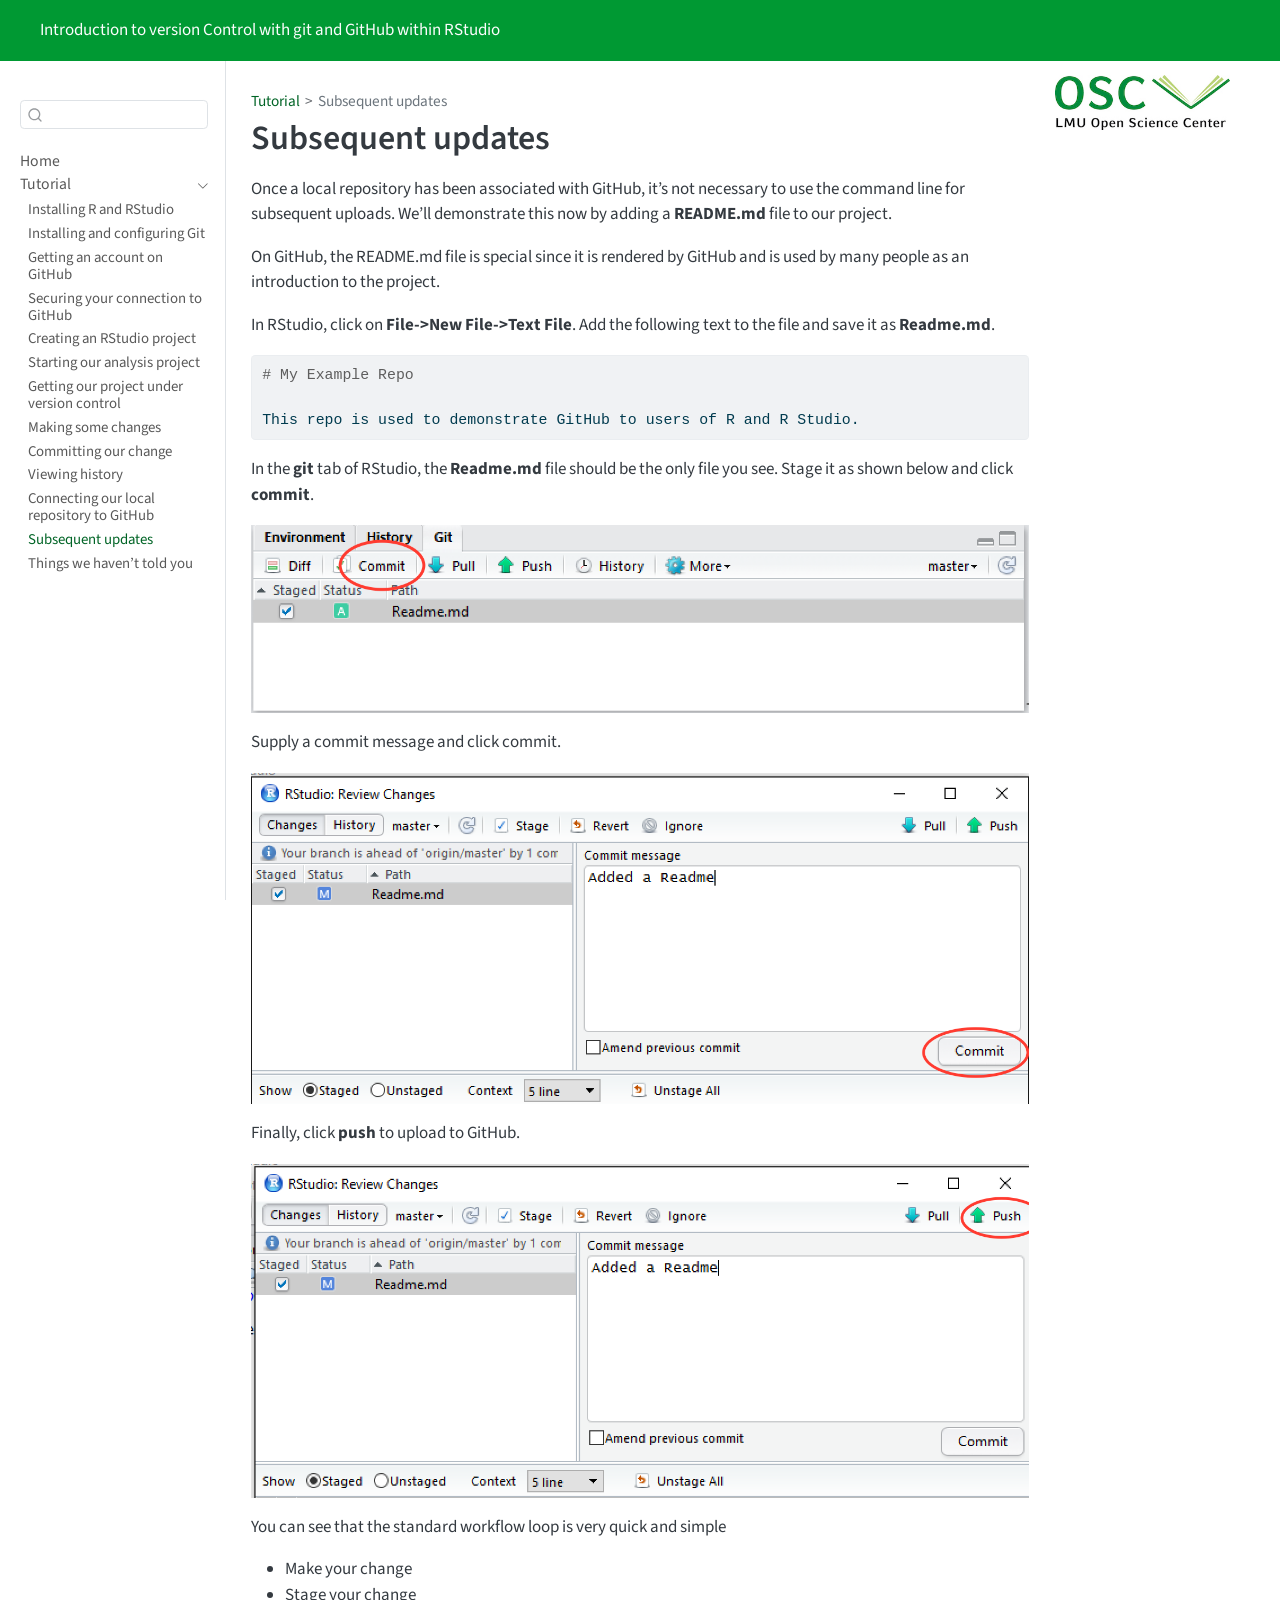
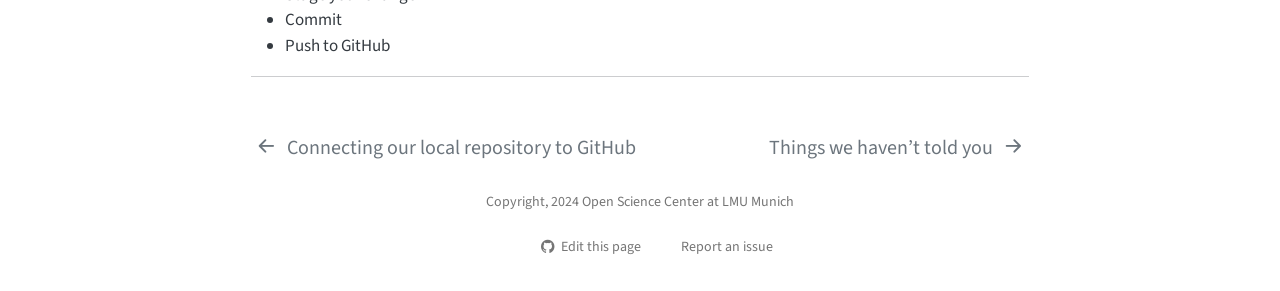
<file: updates.html>
<!DOCTYPE html>
<html xmlns="http://www.w3.org/1999/xhtml" lang="en" xml:lang="en"><head>

<meta charset="utf-8">
<meta name="generator" content="quarto-1.5.57">

<meta name="viewport" content="width=device-width, initial-scale=1.0, user-scalable=yes">


<title>Subsequent updates</title>
<style>
code{white-space: pre-wrap;}
span.smallcaps{font-variant: small-caps;}
div.columns{display: flex; gap: min(4vw, 1.5em);}
div.column{flex: auto; overflow-x: auto;}
div.hanging-indent{margin-left: 1.5em; text-indent: -1.5em;}
ul.task-list{list-style: none;}
ul.task-list li input[type="checkbox"] {
  width: 0.8em;
  margin: 0 0.8em 0.2em -1em; /* quarto-specific, see https://github.com/quarto-dev/quarto-cli/issues/4556 */ 
  vertical-align: middle;
}
/* CSS for syntax highlighting */
pre > code.sourceCode { white-space: pre; position: relative; }
pre > code.sourceCode > span { line-height: 1.25; }
pre > code.sourceCode > span:empty { height: 1.2em; }
.sourceCode { overflow: visible; }
code.sourceCode > span { color: inherit; text-decoration: inherit; }
div.sourceCode { margin: 1em 0; }
pre.sourceCode { margin: 0; }
@media screen {
div.sourceCode { overflow: auto; }
}
@media print {
pre > code.sourceCode { white-space: pre-wrap; }
pre > code.sourceCode > span { display: inline-block; text-indent: -5em; padding-left: 5em; }
}
pre.numberSource code
  { counter-reset: source-line 0; }
pre.numberSource code > span
  { position: relative; left: -4em; counter-increment: source-line; }
pre.numberSource code > span > a:first-child::before
  { content: counter(source-line);
    position: relative; left: -1em; text-align: right; vertical-align: baseline;
    border: none; display: inline-block;
    -webkit-touch-callout: none; -webkit-user-select: none;
    -khtml-user-select: none; -moz-user-select: none;
    -ms-user-select: none; user-select: none;
    padding: 0 4px; width: 4em;
  }
pre.numberSource { margin-left: 3em;  padding-left: 4px; }
div.sourceCode
  {   }
@media screen {
pre > code.sourceCode > span > a:first-child::before { text-decoration: underline; }
}
</style>


<script src="site_libs/quarto-nav/quarto-nav.js"></script>
<script src="site_libs/quarto-nav/headroom.min.js"></script>
<script src="site_libs/clipboard/clipboard.min.js"></script>
<script src="site_libs/quarto-search/autocomplete.umd.js"></script>
<script src="site_libs/quarto-search/fuse.min.js"></script>
<script src="site_libs/quarto-search/quarto-search.js"></script>
<meta name="quarto:offset" content="./">
<link href="./next_steps.html" rel="next">
<link href="./github_sync.html" rel="prev">
<link href="./assets/LMU-OSC_favicon.jpg" rel="icon" type="image/jpeg">
<script src="site_libs/quarto-html/quarto.js"></script>
<script src="site_libs/quarto-html/popper.min.js"></script>
<script src="site_libs/quarto-html/tippy.umd.min.js"></script>
<script src="site_libs/quarto-html/anchor.min.js"></script>
<link href="site_libs/quarto-html/tippy.css" rel="stylesheet">
<link href="site_libs/quarto-html/quarto-syntax-highlighting.css" rel="stylesheet" id="quarto-text-highlighting-styles">
<script src="site_libs/bootstrap/bootstrap.min.js"></script>
<link href="site_libs/bootstrap/bootstrap-icons.css" rel="stylesheet">
<link href="site_libs/bootstrap/bootstrap.min.css" rel="stylesheet" id="quarto-bootstrap" data-mode="light">
<script id="quarto-search-options" type="application/json">{
  "location": "sidebar",
  "copy-button": false,
  "collapse-after": 3,
  "panel-placement": "start",
  "type": "textbox",
  "limit": 50,
  "keyboard-shortcut": [
    "f",
    "/",
    "s"
  ],
  "language": {
    "search-no-results-text": "No results",
    "search-matching-documents-text": "matching documents",
    "search-copy-link-title": "Copy link to search",
    "search-hide-matches-text": "Hide additional matches",
    "search-more-match-text": "more match in this document",
    "search-more-matches-text": "more matches in this document",
    "search-clear-button-title": "Clear",
    "search-text-placeholder": "",
    "search-detached-cancel-button-title": "Cancel",
    "search-submit-button-title": "Submit",
    "search-label": "Search"
  }
}</script>


<link rel="stylesheet" href="styles.css">
</head>

<body class="nav-sidebar docked nav-fixed">

<div id="quarto-search-results"></div>
  <header id="quarto-header" class="headroom fixed-top">
    <nav class="navbar navbar-expand-lg " data-bs-theme="dark">
      <div class="navbar-container container-fluid">
          <button class="navbar-toggler" type="button" data-bs-toggle="collapse" data-bs-target="#navbarCollapse" aria-controls="navbarCollapse" role="menu" aria-expanded="false" aria-label="Toggle navigation" onclick="if (window.quartoToggleHeadroom) { window.quartoToggleHeadroom(); }">
  <span class="navbar-toggler-icon"></span>
</button>
          <div class="collapse navbar-collapse" id="navbarCollapse">
            <ul class="navbar-nav navbar-nav-scroll me-auto">
  <li class="nav-item">
    <a class="nav-link active" href="./index.html" aria-current="page"> 
<span class="menu-text">Introduction to version Control with git and GitHub within RStudio</span></a>
  </li>  
</ul>
          </div> <!-- /navcollapse -->
            <div class="quarto-navbar-tools">
</div>
      </div> <!-- /container-fluid -->
    </nav>
  <nav class="quarto-secondary-nav">
    <div class="container-fluid d-flex">
      <button type="button" class="quarto-btn-toggle btn" data-bs-toggle="collapse" role="button" data-bs-target=".quarto-sidebar-collapse-item" aria-controls="quarto-sidebar" aria-expanded="false" aria-label="Toggle sidebar navigation" onclick="if (window.quartoToggleHeadroom) { window.quartoToggleHeadroom(); }">
        <i class="bi bi-layout-text-sidebar-reverse"></i>
      </button>
        <nav class="quarto-page-breadcrumbs" aria-label="breadcrumb"><ol class="breadcrumb"><li class="breadcrumb-item"><a href="./installing_software.html">Tutorial</a></li><li class="breadcrumb-item"><a href="./updates.html">Subsequent updates</a></li></ol></nav>
        <a class="flex-grow-1" role="navigation" data-bs-toggle="collapse" data-bs-target=".quarto-sidebar-collapse-item" aria-controls="quarto-sidebar" aria-expanded="false" aria-label="Toggle sidebar navigation" onclick="if (window.quartoToggleHeadroom) { window.quartoToggleHeadroom(); }">      
        </a>
      <button type="button" class="btn quarto-search-button" aria-label="Search" onclick="window.quartoOpenSearch();">
        <i class="bi bi-search"></i>
      </button>
    </div>
  </nav>
</header>
<!-- content -->
<div id="quarto-content" class="quarto-container page-columns page-rows-contents page-layout-article page-navbar">
<!-- sidebar -->
  <nav id="quarto-sidebar" class="sidebar collapse collapse-horizontal quarto-sidebar-collapse-item sidebar-navigation docked overflow-auto">
        <div class="mt-2 flex-shrink-0 align-items-center">
        <div class="sidebar-search">
        <div id="quarto-search" class="" title="Search"></div>
        </div>
        </div>
    <div class="sidebar-menu-container"> 
    <ul class="list-unstyled mt-1">
        <li class="sidebar-item">
  <div class="sidebar-item-container"> 
  <a href="./index.html" class="sidebar-item-text sidebar-link">
 <span class="menu-text">Home</span></a>
  </div>
</li>
        <li class="sidebar-item sidebar-item-section">
      <div class="sidebar-item-container"> 
            <a class="sidebar-item-text sidebar-link text-start" data-bs-toggle="collapse" data-bs-target="#quarto-sidebar-section-1" role="navigation" aria-expanded="true">
 <span class="menu-text">Tutorial</span></a>
          <a class="sidebar-item-toggle text-start" data-bs-toggle="collapse" data-bs-target="#quarto-sidebar-section-1" role="navigation" aria-expanded="true" aria-label="Toggle section">
            <i class="bi bi-chevron-right ms-2"></i>
          </a> 
      </div>
      <ul id="quarto-sidebar-section-1" class="collapse list-unstyled sidebar-section depth1 show">  
          <li class="sidebar-item">
  <div class="sidebar-item-container"> 
  <a href="./installing_software.html" class="sidebar-item-text sidebar-link">
 <span class="menu-text">Installing R and RStudio</span></a>
  </div>
</li>
          <li class="sidebar-item">
  <div class="sidebar-item-container"> 
  <a href="./installing_git.html" class="sidebar-item-text sidebar-link">
 <span class="menu-text">Installing and configuring Git</span></a>
  </div>
</li>
          <li class="sidebar-item">
  <div class="sidebar-item-container"> 
  <a href="./github.html" class="sidebar-item-text sidebar-link">
 <span class="menu-text">Getting an account on GitHub</span></a>
  </div>
</li>
          <li class="sidebar-item">
  <div class="sidebar-item-container"> 
  <a href="./SSH.html" class="sidebar-item-text sidebar-link">
 <span class="menu-text">Securing your connection to GitHub</span></a>
  </div>
</li>
          <li class="sidebar-item">
  <div class="sidebar-item-container"> 
  <a href="./rstudio_project.html" class="sidebar-item-text sidebar-link">
 <span class="menu-text">Creating an RStudio project</span></a>
  </div>
</li>
          <li class="sidebar-item">
  <div class="sidebar-item-container"> 
  <a href="./analysis_start.html" class="sidebar-item-text sidebar-link">
 <span class="menu-text">Starting our analysis project</span></a>
  </div>
</li>
          <li class="sidebar-item">
  <div class="sidebar-item-container"> 
  <a href="./version_control.html" class="sidebar-item-text sidebar-link">
 <span class="menu-text">Getting our project under version control</span></a>
  </div>
</li>
          <li class="sidebar-item">
  <div class="sidebar-item-container"> 
  <a href="./making_change.html" class="sidebar-item-text sidebar-link">
 <span class="menu-text">Making some changes</span></a>
  </div>
</li>
          <li class="sidebar-item">
  <div class="sidebar-item-container"> 
  <a href="./commit.html" class="sidebar-item-text sidebar-link">
 <span class="menu-text">Committing our change</span></a>
  </div>
</li>
          <li class="sidebar-item">
  <div class="sidebar-item-container"> 
  <a href="./viewing_history.html" class="sidebar-item-text sidebar-link">
 <span class="menu-text">Viewing history</span></a>
  </div>
</li>
          <li class="sidebar-item">
  <div class="sidebar-item-container"> 
  <a href="./github_sync.html" class="sidebar-item-text sidebar-link">
 <span class="menu-text">Connecting our local repository to GitHub</span></a>
  </div>
</li>
          <li class="sidebar-item">
  <div class="sidebar-item-container"> 
  <a href="./updates.html" class="sidebar-item-text sidebar-link active">
 <span class="menu-text">Subsequent updates</span></a>
  </div>
</li>
          <li class="sidebar-item">
  <div class="sidebar-item-container"> 
  <a href="./next_steps.html" class="sidebar-item-text sidebar-link">
 <span class="menu-text">Things we haven’t told you</span></a>
  </div>
</li>
      </ul>
  </li>
    </ul>
    </div>
</nav>
<div id="quarto-sidebar-glass" class="quarto-sidebar-collapse-item" data-bs-toggle="collapse" data-bs-target=".quarto-sidebar-collapse-item"></div>
<!-- margin-sidebar -->
    <div id="quarto-margin-sidebar" class="sidebar margin-sidebar"><div class="quarto-margin-header"><div class="margin-header-item">
<p><img src=".\assets/LMU-OSC_logo.jpg" class="img-fluid" width="175"></p>
</div></div>
        
    </div>
<!-- main -->
<main class="content" id="quarto-document-content">

<header id="title-block-header" class="quarto-title-block default"><nav class="quarto-page-breadcrumbs quarto-title-breadcrumbs d-none d-lg-block" aria-label="breadcrumb"><ol class="breadcrumb"><li class="breadcrumb-item"><a href="./installing_software.html">Tutorial</a></li><li class="breadcrumb-item"><a href="./updates.html">Subsequent updates</a></li></ol></nav>
<div class="quarto-title">
<h1 class="title">Subsequent updates</h1>
</div>



<div class="quarto-title-meta">

    
  
    
  </div>
  


</header>


<p>Once a local repository has been associated with GitHub, it’s not necessary to use the command line for subsequent uploads. We’ll demonstrate this now by adding a <strong>README.md</strong> file to our project.</p>
<p>On GitHub, the README.md file is special since it is rendered by GitHub and is used by many people as an introduction to the project.</p>
<p>In RStudio, click on <strong>File-&gt;New File-&gt;Text File</strong>. Add the following text to the file and save it as <strong>Readme.md</strong>.</p>
<div class="sourceCode" id="cb1"><pre class="sourceCode bash code-with-copy"><code class="sourceCode bash"><span id="cb1-1"><a href="#cb1-1" aria-hidden="true" tabindex="-1"></a><span class="co"># My Example Repo</span></span>
<span id="cb1-2"><a href="#cb1-2" aria-hidden="true" tabindex="-1"></a></span>
<span id="cb1-3"><a href="#cb1-3" aria-hidden="true" tabindex="-1"></a><span class="ex">This</span> repo is used to demonstrate GitHub to users of R and R Studio.</span></code><button title="Copy to Clipboard" class="code-copy-button"><i class="bi"></i></button></pre></div>
<p>In the <strong>git</strong> tab of RStudio, the <strong>Readme.md</strong> file should be the only file you see. Stage it as shown below and click <strong>commit</strong>.</p>
<p><img src="./assets/staged_readme.png" class="img-fluid"></p>
<p>Supply a commit message and click commit.</p>
<p><img src="./assets/readme_commit.png" class="img-fluid"></p>
<p>Finally, click <strong>push</strong> to upload to GitHub.</p>
<p><img src="./assets/git_push.png" class="img-fluid"></p>
<p>You can see that the standard workflow loop is very quick and simple</p>
<ul>
<li>Make your change</li>
<li>Stage your change</li>
<li>Commit</li>
<li>Push to GitHub</li>
</ul>
<hr>



</main> <!-- /main -->
<script id="quarto-html-after-body" type="application/javascript">
window.document.addEventListener("DOMContentLoaded", function (event) {
  const toggleBodyColorMode = (bsSheetEl) => {
    const mode = bsSheetEl.getAttribute("data-mode");
    const bodyEl = window.document.querySelector("body");
    if (mode === "dark") {
      bodyEl.classList.add("quarto-dark");
      bodyEl.classList.remove("quarto-light");
    } else {
      bodyEl.classList.add("quarto-light");
      bodyEl.classList.remove("quarto-dark");
    }
  }
  const toggleBodyColorPrimary = () => {
    const bsSheetEl = window.document.querySelector("link#quarto-bootstrap");
    if (bsSheetEl) {
      toggleBodyColorMode(bsSheetEl);
    }
  }
  toggleBodyColorPrimary();  
  const icon = "";
  const anchorJS = new window.AnchorJS();
  anchorJS.options = {
    placement: 'right',
    icon: icon
  };
  anchorJS.add('.anchored');
  const isCodeAnnotation = (el) => {
    for (const clz of el.classList) {
      if (clz.startsWith('code-annotation-')) {                     
        return true;
      }
    }
    return false;
  }
  const onCopySuccess = function(e) {
    // button target
    const button = e.trigger;
    // don't keep focus
    button.blur();
    // flash "checked"
    button.classList.add('code-copy-button-checked');
    var currentTitle = button.getAttribute("title");
    button.setAttribute("title", "Copied!");
    let tooltip;
    if (window.bootstrap) {
      button.setAttribute("data-bs-toggle", "tooltip");
      button.setAttribute("data-bs-placement", "left");
      button.setAttribute("data-bs-title", "Copied!");
      tooltip = new bootstrap.Tooltip(button, 
        { trigger: "manual", 
          customClass: "code-copy-button-tooltip",
          offset: [0, -8]});
      tooltip.show();    
    }
    setTimeout(function() {
      if (tooltip) {
        tooltip.hide();
        button.removeAttribute("data-bs-title");
        button.removeAttribute("data-bs-toggle");
        button.removeAttribute("data-bs-placement");
      }
      button.setAttribute("title", currentTitle);
      button.classList.remove('code-copy-button-checked');
    }, 1000);
    // clear code selection
    e.clearSelection();
  }
  const getTextToCopy = function(trigger) {
      const codeEl = trigger.previousElementSibling.cloneNode(true);
      for (const childEl of codeEl.children) {
        if (isCodeAnnotation(childEl)) {
          childEl.remove();
        }
      }
      return codeEl.innerText;
  }
  const clipboard = new window.ClipboardJS('.code-copy-button:not([data-in-quarto-modal])', {
    text: getTextToCopy
  });
  clipboard.on('success', onCopySuccess);
  if (window.document.getElementById('quarto-embedded-source-code-modal')) {
    // For code content inside modals, clipBoardJS needs to be initialized with a container option
    // TODO: Check when it could be a function (https://github.com/zenorocha/clipboard.js/issues/860)
    const clipboardModal = new window.ClipboardJS('.code-copy-button[data-in-quarto-modal]', {
      text: getTextToCopy,
      container: window.document.getElementById('quarto-embedded-source-code-modal')
    });
    clipboardModal.on('success', onCopySuccess);
  }
    var localhostRegex = new RegExp(/^(?:http|https):\/\/localhost\:?[0-9]*\//);
    var mailtoRegex = new RegExp(/^mailto:/);
      var filterRegex = new RegExp('/' + window.location.host + '/');
    var isInternal = (href) => {
        return filterRegex.test(href) || localhostRegex.test(href) || mailtoRegex.test(href);
    }
    // Inspect non-navigation links and adorn them if external
 	var links = window.document.querySelectorAll('a[href]:not(.nav-link):not(.navbar-brand):not(.toc-action):not(.sidebar-link):not(.sidebar-item-toggle):not(.pagination-link):not(.no-external):not([aria-hidden]):not(.dropdown-item):not(.quarto-navigation-tool):not(.about-link)');
    for (var i=0; i<links.length; i++) {
      const link = links[i];
      if (!isInternal(link.href)) {
        // undo the damage that might have been done by quarto-nav.js in the case of
        // links that we want to consider external
        if (link.dataset.originalHref !== undefined) {
          link.href = link.dataset.originalHref;
        }
      }
    }
  function tippyHover(el, contentFn, onTriggerFn, onUntriggerFn) {
    const config = {
      allowHTML: true,
      maxWidth: 500,
      delay: 100,
      arrow: false,
      appendTo: function(el) {
          return el.parentElement;
      },
      interactive: true,
      interactiveBorder: 10,
      theme: 'quarto',
      placement: 'bottom-start',
    };
    if (contentFn) {
      config.content = contentFn;
    }
    if (onTriggerFn) {
      config.onTrigger = onTriggerFn;
    }
    if (onUntriggerFn) {
      config.onUntrigger = onUntriggerFn;
    }
    window.tippy(el, config); 
  }
  const noterefs = window.document.querySelectorAll('a[role="doc-noteref"]');
  for (var i=0; i<noterefs.length; i++) {
    const ref = noterefs[i];
    tippyHover(ref, function() {
      // use id or data attribute instead here
      let href = ref.getAttribute('data-footnote-href') || ref.getAttribute('href');
      try { href = new URL(href).hash; } catch {}
      const id = href.replace(/^#\/?/, "");
      const note = window.document.getElementById(id);
      if (note) {
        return note.innerHTML;
      } else {
        return "";
      }
    });
  }
  const xrefs = window.document.querySelectorAll('a.quarto-xref');
  const processXRef = (id, note) => {
    // Strip column container classes
    const stripColumnClz = (el) => {
      el.classList.remove("page-full", "page-columns");
      if (el.children) {
        for (const child of el.children) {
          stripColumnClz(child);
        }
      }
    }
    stripColumnClz(note)
    if (id === null || id.startsWith('sec-')) {
      // Special case sections, only their first couple elements
      const container = document.createElement("div");
      if (note.children && note.children.length > 2) {
        container.appendChild(note.children[0].cloneNode(true));
        for (let i = 1; i < note.children.length; i++) {
          const child = note.children[i];
          if (child.tagName === "P" && child.innerText === "") {
            continue;
          } else {
            container.appendChild(child.cloneNode(true));
            break;
          }
        }
        if (window.Quarto?.typesetMath) {
          window.Quarto.typesetMath(container);
        }
        return container.innerHTML
      } else {
        if (window.Quarto?.typesetMath) {
          window.Quarto.typesetMath(note);
        }
        return note.innerHTML;
      }
    } else {
      // Remove any anchor links if they are present
      const anchorLink = note.querySelector('a.anchorjs-link');
      if (anchorLink) {
        anchorLink.remove();
      }
      if (window.Quarto?.typesetMath) {
        window.Quarto.typesetMath(note);
      }
      // TODO in 1.5, we should make sure this works without a callout special case
      if (note.classList.contains("callout")) {
        return note.outerHTML;
      } else {
        return note.innerHTML;
      }
    }
  }
  for (var i=0; i<xrefs.length; i++) {
    const xref = xrefs[i];
    tippyHover(xref, undefined, function(instance) {
      instance.disable();
      let url = xref.getAttribute('href');
      let hash = undefined; 
      if (url.startsWith('#')) {
        hash = url;
      } else {
        try { hash = new URL(url).hash; } catch {}
      }
      if (hash) {
        const id = hash.replace(/^#\/?/, "");
        const note = window.document.getElementById(id);
        if (note !== null) {
          try {
            const html = processXRef(id, note.cloneNode(true));
            instance.setContent(html);
          } finally {
            instance.enable();
            instance.show();
          }
        } else {
          // See if we can fetch this
          fetch(url.split('#')[0])
          .then(res => res.text())
          .then(html => {
            const parser = new DOMParser();
            const htmlDoc = parser.parseFromString(html, "text/html");
            const note = htmlDoc.getElementById(id);
            if (note !== null) {
              const html = processXRef(id, note);
              instance.setContent(html);
            } 
          }).finally(() => {
            instance.enable();
            instance.show();
          });
        }
      } else {
        // See if we can fetch a full url (with no hash to target)
        // This is a special case and we should probably do some content thinning / targeting
        fetch(url)
        .then(res => res.text())
        .then(html => {
          const parser = new DOMParser();
          const htmlDoc = parser.parseFromString(html, "text/html");
          const note = htmlDoc.querySelector('main.content');
          if (note !== null) {
            // This should only happen for chapter cross references
            // (since there is no id in the URL)
            // remove the first header
            if (note.children.length > 0 && note.children[0].tagName === "HEADER") {
              note.children[0].remove();
            }
            const html = processXRef(null, note);
            instance.setContent(html);
          } 
        }).finally(() => {
          instance.enable();
          instance.show();
        });
      }
    }, function(instance) {
    });
  }
      let selectedAnnoteEl;
      const selectorForAnnotation = ( cell, annotation) => {
        let cellAttr = 'data-code-cell="' + cell + '"';
        let lineAttr = 'data-code-annotation="' +  annotation + '"';
        const selector = 'span[' + cellAttr + '][' + lineAttr + ']';
        return selector;
      }
      const selectCodeLines = (annoteEl) => {
        const doc = window.document;
        const targetCell = annoteEl.getAttribute("data-target-cell");
        const targetAnnotation = annoteEl.getAttribute("data-target-annotation");
        const annoteSpan = window.document.querySelector(selectorForAnnotation(targetCell, targetAnnotation));
        const lines = annoteSpan.getAttribute("data-code-lines").split(",");
        const lineIds = lines.map((line) => {
          return targetCell + "-" + line;
        })
        let top = null;
        let height = null;
        let parent = null;
        if (lineIds.length > 0) {
            //compute the position of the single el (top and bottom and make a div)
            const el = window.document.getElementById(lineIds[0]);
            top = el.offsetTop;
            height = el.offsetHeight;
            parent = el.parentElement.parentElement;
          if (lineIds.length > 1) {
            const lastEl = window.document.getElementById(lineIds[lineIds.length - 1]);
            const bottom = lastEl.offsetTop + lastEl.offsetHeight;
            height = bottom - top;
          }
          if (top !== null && height !== null && parent !== null) {
            // cook up a div (if necessary) and position it 
            let div = window.document.getElementById("code-annotation-line-highlight");
            if (div === null) {
              div = window.document.createElement("div");
              div.setAttribute("id", "code-annotation-line-highlight");
              div.style.position = 'absolute';
              parent.appendChild(div);
            }
            div.style.top = top - 2 + "px";
            div.style.height = height + 4 + "px";
            div.style.left = 0;
            let gutterDiv = window.document.getElementById("code-annotation-line-highlight-gutter");
            if (gutterDiv === null) {
              gutterDiv = window.document.createElement("div");
              gutterDiv.setAttribute("id", "code-annotation-line-highlight-gutter");
              gutterDiv.style.position = 'absolute';
              const codeCell = window.document.getElementById(targetCell);
              const gutter = codeCell.querySelector('.code-annotation-gutter');
              gutter.appendChild(gutterDiv);
            }
            gutterDiv.style.top = top - 2 + "px";
            gutterDiv.style.height = height + 4 + "px";
          }
          selectedAnnoteEl = annoteEl;
        }
      };
      const unselectCodeLines = () => {
        const elementsIds = ["code-annotation-line-highlight", "code-annotation-line-highlight-gutter"];
        elementsIds.forEach((elId) => {
          const div = window.document.getElementById(elId);
          if (div) {
            div.remove();
          }
        });
        selectedAnnoteEl = undefined;
      };
        // Handle positioning of the toggle
    window.addEventListener(
      "resize",
      throttle(() => {
        elRect = undefined;
        if (selectedAnnoteEl) {
          selectCodeLines(selectedAnnoteEl);
        }
      }, 10)
    );
    function throttle(fn, ms) {
    let throttle = false;
    let timer;
      return (...args) => {
        if(!throttle) { // first call gets through
            fn.apply(this, args);
            throttle = true;
        } else { // all the others get throttled
            if(timer) clearTimeout(timer); // cancel #2
            timer = setTimeout(() => {
              fn.apply(this, args);
              timer = throttle = false;
            }, ms);
        }
      };
    }
      // Attach click handler to the DT
      const annoteDls = window.document.querySelectorAll('dt[data-target-cell]');
      for (const annoteDlNode of annoteDls) {
        annoteDlNode.addEventListener('click', (event) => {
          const clickedEl = event.target;
          if (clickedEl !== selectedAnnoteEl) {
            unselectCodeLines();
            const activeEl = window.document.querySelector('dt[data-target-cell].code-annotation-active');
            if (activeEl) {
              activeEl.classList.remove('code-annotation-active');
            }
            selectCodeLines(clickedEl);
            clickedEl.classList.add('code-annotation-active');
          } else {
            // Unselect the line
            unselectCodeLines();
            clickedEl.classList.remove('code-annotation-active');
          }
        });
      }
  const findCites = (el) => {
    const parentEl = el.parentElement;
    if (parentEl) {
      const cites = parentEl.dataset.cites;
      if (cites) {
        return {
          el,
          cites: cites.split(' ')
        };
      } else {
        return findCites(el.parentElement)
      }
    } else {
      return undefined;
    }
  };
  var bibliorefs = window.document.querySelectorAll('a[role="doc-biblioref"]');
  for (var i=0; i<bibliorefs.length; i++) {
    const ref = bibliorefs[i];
    const citeInfo = findCites(ref);
    if (citeInfo) {
      tippyHover(citeInfo.el, function() {
        var popup = window.document.createElement('div');
        citeInfo.cites.forEach(function(cite) {
          var citeDiv = window.document.createElement('div');
          citeDiv.classList.add('hanging-indent');
          citeDiv.classList.add('csl-entry');
          var biblioDiv = window.document.getElementById('ref-' + cite);
          if (biblioDiv) {
            citeDiv.innerHTML = biblioDiv.innerHTML;
          }
          popup.appendChild(citeDiv);
        });
        return popup.innerHTML;
      });
    }
  }
});
</script>
<nav class="page-navigation">
  <div class="nav-page nav-page-previous">
      <a href="./github_sync.html" class="pagination-link" aria-label="Connecting our local repository to GitHub">
        <i class="bi bi-arrow-left-short"></i> <span class="nav-page-text">Connecting our local repository to GitHub</span>
      </a>          
  </div>
  <div class="nav-page nav-page-next">
      <a href="./next_steps.html" class="pagination-link" aria-label="Things we haven’t told you">
        <span class="nav-page-text">Things we haven’t told you</span> <i class="bi bi-arrow-right-short"></i>
      </a>
  </div>
</nav>
</div> <!-- /content -->
<footer class="footer">
  <div class="nav-footer">
    <div class="nav-footer-left">
      &nbsp;
    </div>   
    <div class="nav-footer-center">
<p>Copyright, 2024 Open Science Center at LMU Munich</p>
<div class="toc-actions"><ul><li><a href="https://github.com/sprocketsullivan/Introduction-RStudio-Git-GitHub_Berlin/edit/main/updates.qmd" class="toc-action"><i class="bi bi-github"></i>Edit this page</a></li><li><a href="https://github.com/sprocketsullivan/Introduction-RStudio-Git-GitHub_Berlin/issues/new" class="toc-action"><i class="bi empty"></i>Report an issue</a></li></ul></div></div>
    <div class="nav-footer-right">
      &nbsp;
    </div>
  </div>
</footer>




</body></html>
</file>
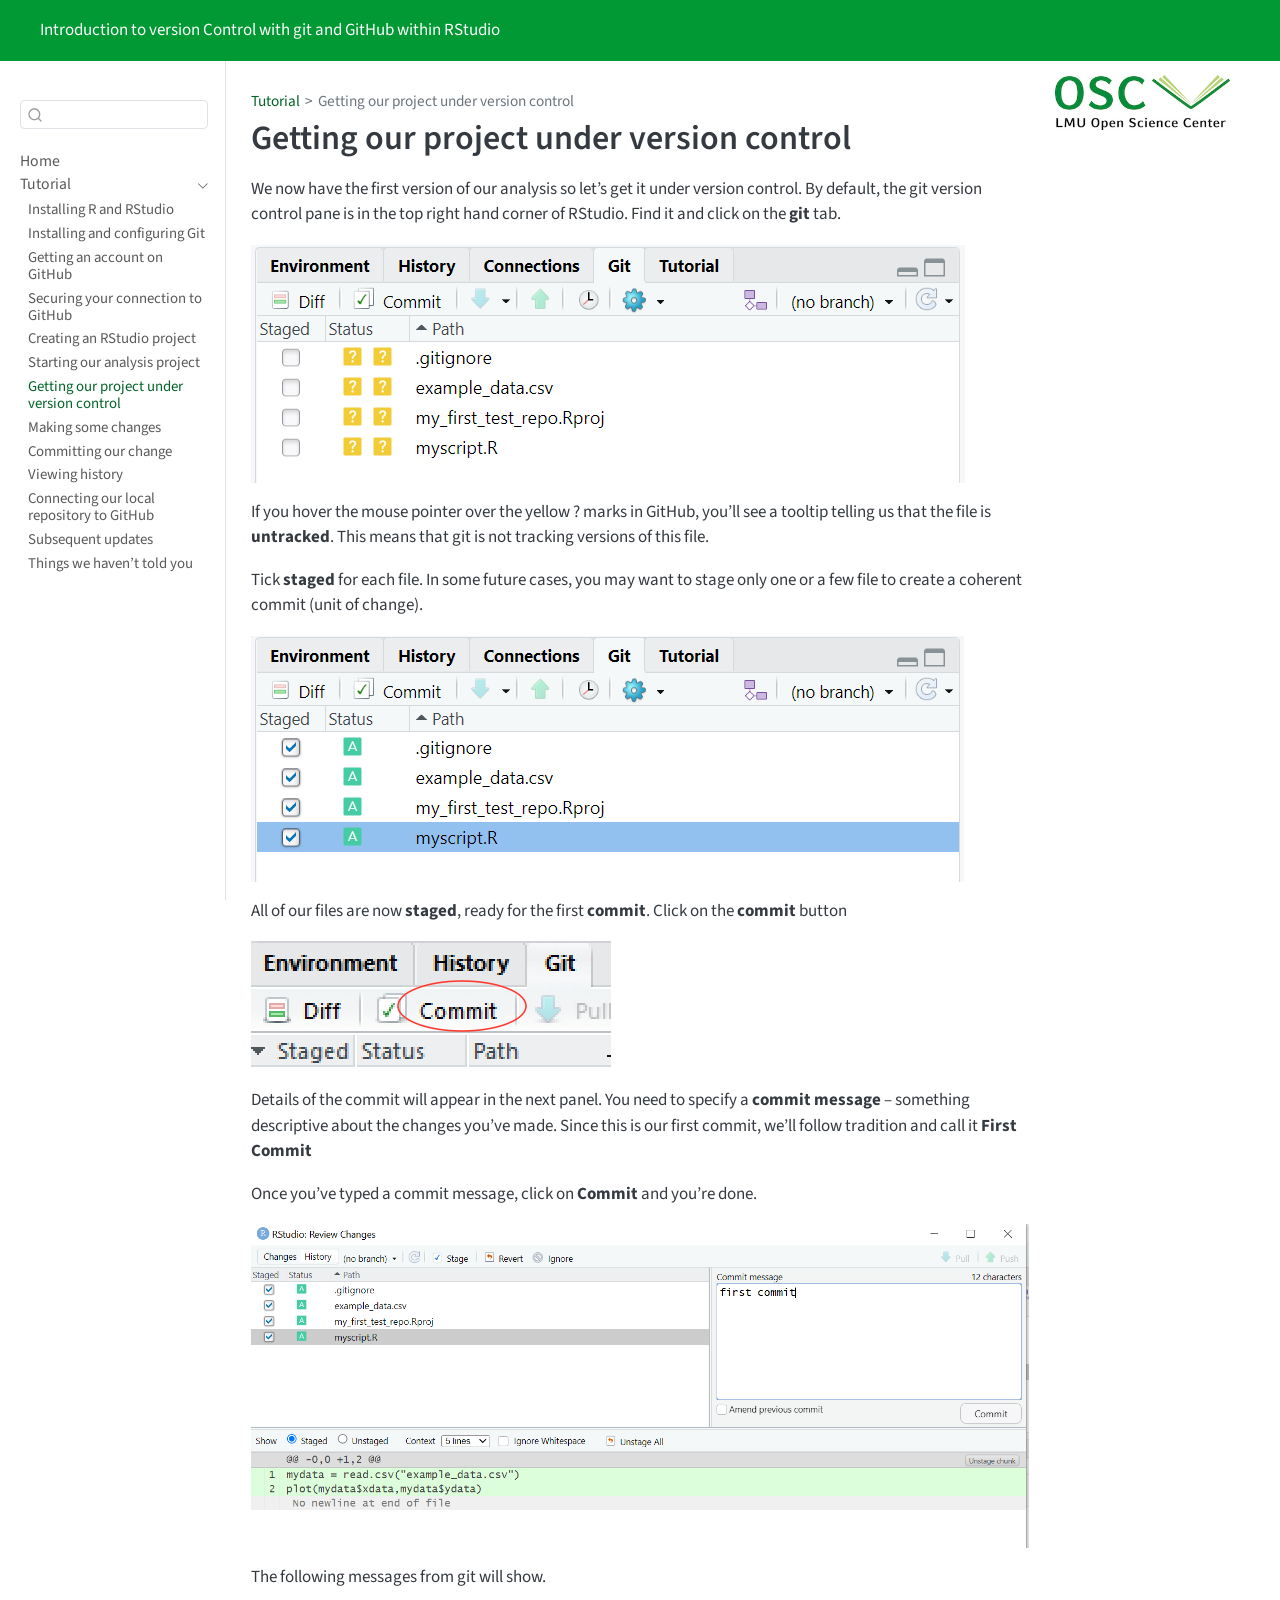
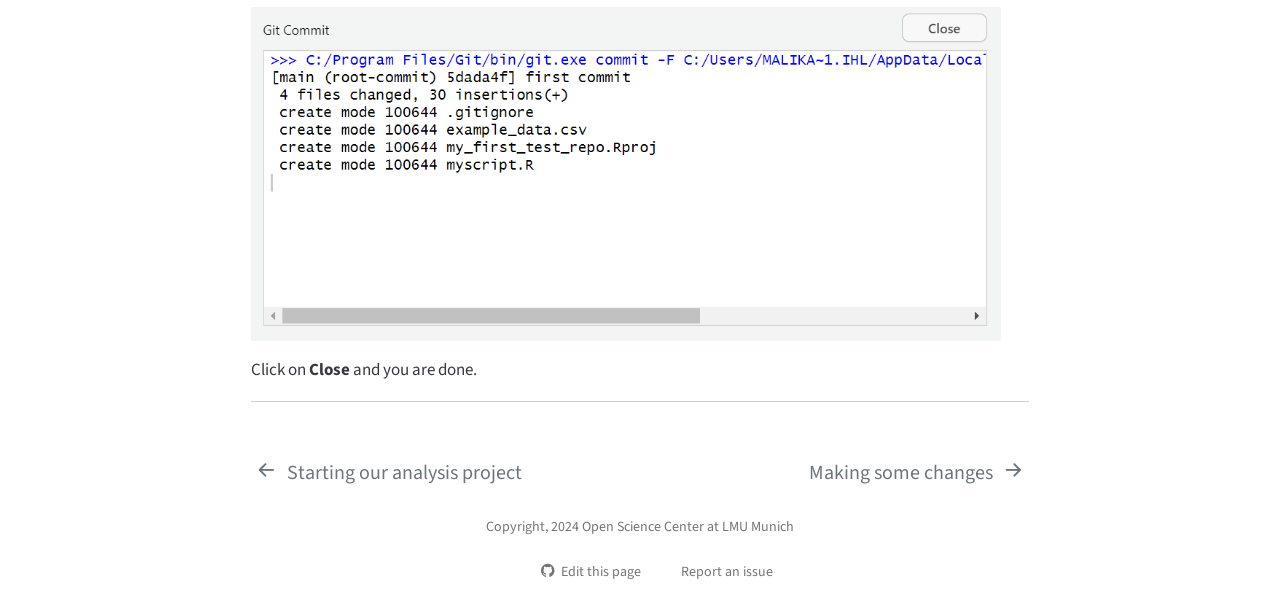
<file: version_control.html>
<!DOCTYPE html>
<html xmlns="http://www.w3.org/1999/xhtml" lang="en" xml:lang="en"><head>

<meta charset="utf-8">
<meta name="generator" content="quarto-1.5.57">

<meta name="viewport" content="width=device-width, initial-scale=1.0, user-scalable=yes">


<title>Getting our project under version control</title>
<style>
code{white-space: pre-wrap;}
span.smallcaps{font-variant: small-caps;}
div.columns{display: flex; gap: min(4vw, 1.5em);}
div.column{flex: auto; overflow-x: auto;}
div.hanging-indent{margin-left: 1.5em; text-indent: -1.5em;}
ul.task-list{list-style: none;}
ul.task-list li input[type="checkbox"] {
  width: 0.8em;
  margin: 0 0.8em 0.2em -1em; /* quarto-specific, see https://github.com/quarto-dev/quarto-cli/issues/4556 */ 
  vertical-align: middle;
}
</style>


<script src="site_libs/quarto-nav/quarto-nav.js"></script>
<script src="site_libs/quarto-nav/headroom.min.js"></script>
<script src="site_libs/clipboard/clipboard.min.js"></script>
<script src="site_libs/quarto-search/autocomplete.umd.js"></script>
<script src="site_libs/quarto-search/fuse.min.js"></script>
<script src="site_libs/quarto-search/quarto-search.js"></script>
<meta name="quarto:offset" content="./">
<link href="./making_change.html" rel="next">
<link href="./analysis_start.html" rel="prev">
<link href="./assets/LMU-OSC_favicon.jpg" rel="icon" type="image/jpeg">
<script src="site_libs/quarto-html/quarto.js"></script>
<script src="site_libs/quarto-html/popper.min.js"></script>
<script src="site_libs/quarto-html/tippy.umd.min.js"></script>
<script src="site_libs/quarto-html/anchor.min.js"></script>
<link href="site_libs/quarto-html/tippy.css" rel="stylesheet">
<link href="site_libs/quarto-html/quarto-syntax-highlighting.css" rel="stylesheet" id="quarto-text-highlighting-styles">
<script src="site_libs/bootstrap/bootstrap.min.js"></script>
<link href="site_libs/bootstrap/bootstrap-icons.css" rel="stylesheet">
<link href="site_libs/bootstrap/bootstrap.min.css" rel="stylesheet" id="quarto-bootstrap" data-mode="light">
<script id="quarto-search-options" type="application/json">{
  "location": "sidebar",
  "copy-button": false,
  "collapse-after": 3,
  "panel-placement": "start",
  "type": "textbox",
  "limit": 50,
  "keyboard-shortcut": [
    "f",
    "/",
    "s"
  ],
  "language": {
    "search-no-results-text": "No results",
    "search-matching-documents-text": "matching documents",
    "search-copy-link-title": "Copy link to search",
    "search-hide-matches-text": "Hide additional matches",
    "search-more-match-text": "more match in this document",
    "search-more-matches-text": "more matches in this document",
    "search-clear-button-title": "Clear",
    "search-text-placeholder": "",
    "search-detached-cancel-button-title": "Cancel",
    "search-submit-button-title": "Submit",
    "search-label": "Search"
  }
}</script>


<link rel="stylesheet" href="styles.css">
</head>

<body class="nav-sidebar docked nav-fixed">

<div id="quarto-search-results"></div>
  <header id="quarto-header" class="headroom fixed-top">
    <nav class="navbar navbar-expand-lg " data-bs-theme="dark">
      <div class="navbar-container container-fluid">
          <button class="navbar-toggler" type="button" data-bs-toggle="collapse" data-bs-target="#navbarCollapse" aria-controls="navbarCollapse" role="menu" aria-expanded="false" aria-label="Toggle navigation" onclick="if (window.quartoToggleHeadroom) { window.quartoToggleHeadroom(); }">
  <span class="navbar-toggler-icon"></span>
</button>
          <div class="collapse navbar-collapse" id="navbarCollapse">
            <ul class="navbar-nav navbar-nav-scroll me-auto">
  <li class="nav-item">
    <a class="nav-link active" href="./index.html" aria-current="page"> 
<span class="menu-text">Introduction to version Control with git and GitHub within RStudio</span></a>
  </li>  
</ul>
          </div> <!-- /navcollapse -->
            <div class="quarto-navbar-tools">
</div>
      </div> <!-- /container-fluid -->
    </nav>
  <nav class="quarto-secondary-nav">
    <div class="container-fluid d-flex">
      <button type="button" class="quarto-btn-toggle btn" data-bs-toggle="collapse" role="button" data-bs-target=".quarto-sidebar-collapse-item" aria-controls="quarto-sidebar" aria-expanded="false" aria-label="Toggle sidebar navigation" onclick="if (window.quartoToggleHeadroom) { window.quartoToggleHeadroom(); }">
        <i class="bi bi-layout-text-sidebar-reverse"></i>
      </button>
        <nav class="quarto-page-breadcrumbs" aria-label="breadcrumb"><ol class="breadcrumb"><li class="breadcrumb-item"><a href="./installing_software.html">Tutorial</a></li><li class="breadcrumb-item"><a href="./version_control.html">Getting our project under version control</a></li></ol></nav>
        <a class="flex-grow-1" role="navigation" data-bs-toggle="collapse" data-bs-target=".quarto-sidebar-collapse-item" aria-controls="quarto-sidebar" aria-expanded="false" aria-label="Toggle sidebar navigation" onclick="if (window.quartoToggleHeadroom) { window.quartoToggleHeadroom(); }">      
        </a>
      <button type="button" class="btn quarto-search-button" aria-label="Search" onclick="window.quartoOpenSearch();">
        <i class="bi bi-search"></i>
      </button>
    </div>
  </nav>
</header>
<!-- content -->
<div id="quarto-content" class="quarto-container page-columns page-rows-contents page-layout-article page-navbar">
<!-- sidebar -->
  <nav id="quarto-sidebar" class="sidebar collapse collapse-horizontal quarto-sidebar-collapse-item sidebar-navigation docked overflow-auto">
        <div class="mt-2 flex-shrink-0 align-items-center">
        <div class="sidebar-search">
        <div id="quarto-search" class="" title="Search"></div>
        </div>
        </div>
    <div class="sidebar-menu-container"> 
    <ul class="list-unstyled mt-1">
        <li class="sidebar-item">
  <div class="sidebar-item-container"> 
  <a href="./index.html" class="sidebar-item-text sidebar-link">
 <span class="menu-text">Home</span></a>
  </div>
</li>
        <li class="sidebar-item sidebar-item-section">
      <div class="sidebar-item-container"> 
            <a class="sidebar-item-text sidebar-link text-start" data-bs-toggle="collapse" data-bs-target="#quarto-sidebar-section-1" role="navigation" aria-expanded="true">
 <span class="menu-text">Tutorial</span></a>
          <a class="sidebar-item-toggle text-start" data-bs-toggle="collapse" data-bs-target="#quarto-sidebar-section-1" role="navigation" aria-expanded="true" aria-label="Toggle section">
            <i class="bi bi-chevron-right ms-2"></i>
          </a> 
      </div>
      <ul id="quarto-sidebar-section-1" class="collapse list-unstyled sidebar-section depth1 show">  
          <li class="sidebar-item">
  <div class="sidebar-item-container"> 
  <a href="./installing_software.html" class="sidebar-item-text sidebar-link">
 <span class="menu-text">Installing R and RStudio</span></a>
  </div>
</li>
          <li class="sidebar-item">
  <div class="sidebar-item-container"> 
  <a href="./installing_git.html" class="sidebar-item-text sidebar-link">
 <span class="menu-text">Installing and configuring Git</span></a>
  </div>
</li>
          <li class="sidebar-item">
  <div class="sidebar-item-container"> 
  <a href="./github.html" class="sidebar-item-text sidebar-link">
 <span class="menu-text">Getting an account on GitHub</span></a>
  </div>
</li>
          <li class="sidebar-item">
  <div class="sidebar-item-container"> 
  <a href="./SSH.html" class="sidebar-item-text sidebar-link">
 <span class="menu-text">Securing your connection to GitHub</span></a>
  </div>
</li>
          <li class="sidebar-item">
  <div class="sidebar-item-container"> 
  <a href="./rstudio_project.html" class="sidebar-item-text sidebar-link">
 <span class="menu-text">Creating an RStudio project</span></a>
  </div>
</li>
          <li class="sidebar-item">
  <div class="sidebar-item-container"> 
  <a href="./analysis_start.html" class="sidebar-item-text sidebar-link">
 <span class="menu-text">Starting our analysis project</span></a>
  </div>
</li>
          <li class="sidebar-item">
  <div class="sidebar-item-container"> 
  <a href="./version_control.html" class="sidebar-item-text sidebar-link active">
 <span class="menu-text">Getting our project under version control</span></a>
  </div>
</li>
          <li class="sidebar-item">
  <div class="sidebar-item-container"> 
  <a href="./making_change.html" class="sidebar-item-text sidebar-link">
 <span class="menu-text">Making some changes</span></a>
  </div>
</li>
          <li class="sidebar-item">
  <div class="sidebar-item-container"> 
  <a href="./commit.html" class="sidebar-item-text sidebar-link">
 <span class="menu-text">Committing our change</span></a>
  </div>
</li>
          <li class="sidebar-item">
  <div class="sidebar-item-container"> 
  <a href="./viewing_history.html" class="sidebar-item-text sidebar-link">
 <span class="menu-text">Viewing history</span></a>
  </div>
</li>
          <li class="sidebar-item">
  <div class="sidebar-item-container"> 
  <a href="./github_sync.html" class="sidebar-item-text sidebar-link">
 <span class="menu-text">Connecting our local repository to GitHub</span></a>
  </div>
</li>
          <li class="sidebar-item">
  <div class="sidebar-item-container"> 
  <a href="./updates.html" class="sidebar-item-text sidebar-link">
 <span class="menu-text">Subsequent updates</span></a>
  </div>
</li>
          <li class="sidebar-item">
  <div class="sidebar-item-container"> 
  <a href="./next_steps.html" class="sidebar-item-text sidebar-link">
 <span class="menu-text">Things we haven’t told you</span></a>
  </div>
</li>
      </ul>
  </li>
    </ul>
    </div>
</nav>
<div id="quarto-sidebar-glass" class="quarto-sidebar-collapse-item" data-bs-toggle="collapse" data-bs-target=".quarto-sidebar-collapse-item"></div>
<!-- margin-sidebar -->
    <div id="quarto-margin-sidebar" class="sidebar margin-sidebar"><div class="quarto-margin-header"><div class="margin-header-item">
<p><img src=".\assets/LMU-OSC_logo.jpg" class="img-fluid" width="175"></p>
</div></div>
        
    </div>
<!-- main -->
<main class="content" id="quarto-document-content">

<header id="title-block-header" class="quarto-title-block default"><nav class="quarto-page-breadcrumbs quarto-title-breadcrumbs d-none d-lg-block" aria-label="breadcrumb"><ol class="breadcrumb"><li class="breadcrumb-item"><a href="./installing_software.html">Tutorial</a></li><li class="breadcrumb-item"><a href="./version_control.html">Getting our project under version control</a></li></ol></nav>
<div class="quarto-title">
<h1 class="title">Getting our project under version control</h1>
</div>



<div class="quarto-title-meta">

    
  
    
  </div>
  


</header>


<p>We now have the first version of our analysis so let’s get it under version control. By default, the git version control pane is in the top right hand corner of RStudio. Find it and click on the <strong>git</strong> tab.</p>
<p><img src="./assets/git_pane.png" class="img-fluid"></p>
<p>If you hover the mouse pointer over the yellow ? marks in GitHub, you’ll see a tooltip telling us that the file is <strong>untracked</strong>. This means that git is not tracking versions of this file.</p>
<p>Tick <strong>staged</strong> for each file. In some future cases, you may want to stage only one or a few file to create a coherent commit (unit of change).</p>
<p><img src="./assets/git_pane_added.png" class="img-fluid"></p>
<p>All of our files are now <strong>staged</strong>, ready for the first <strong>commit</strong>. Click on the <strong>commit</strong> button</p>
<p><img src="./assets/commit.png" class="img-fluid"></p>
<p>Details of the commit will appear in the next panel. You need to specify a <strong>commit message</strong> – something descriptive about the changes you’ve made. Since this is our first commit, we’ll follow tradition and call it <strong>First Commit</strong></p>
<p>Once you’ve typed a commit message, click on <strong>Commit</strong> and you’re done.</p>
<p><img src="./assets/first_commit.png" class="img-fluid"></p>
<p>The following messages from git will show.</p>
<p><img src="assets/git_commit_message.png" width="750"></p>
<p>Click on <strong>Close</strong> and you are done.</p>
<hr>



</main> <!-- /main -->
<script id="quarto-html-after-body" type="application/javascript">
window.document.addEventListener("DOMContentLoaded", function (event) {
  const toggleBodyColorMode = (bsSheetEl) => {
    const mode = bsSheetEl.getAttribute("data-mode");
    const bodyEl = window.document.querySelector("body");
    if (mode === "dark") {
      bodyEl.classList.add("quarto-dark");
      bodyEl.classList.remove("quarto-light");
    } else {
      bodyEl.classList.add("quarto-light");
      bodyEl.classList.remove("quarto-dark");
    }
  }
  const toggleBodyColorPrimary = () => {
    const bsSheetEl = window.document.querySelector("link#quarto-bootstrap");
    if (bsSheetEl) {
      toggleBodyColorMode(bsSheetEl);
    }
  }
  toggleBodyColorPrimary();  
  const icon = "";
  const anchorJS = new window.AnchorJS();
  anchorJS.options = {
    placement: 'right',
    icon: icon
  };
  anchorJS.add('.anchored');
  const isCodeAnnotation = (el) => {
    for (const clz of el.classList) {
      if (clz.startsWith('code-annotation-')) {                     
        return true;
      }
    }
    return false;
  }
  const onCopySuccess = function(e) {
    // button target
    const button = e.trigger;
    // don't keep focus
    button.blur();
    // flash "checked"
    button.classList.add('code-copy-button-checked');
    var currentTitle = button.getAttribute("title");
    button.setAttribute("title", "Copied!");
    let tooltip;
    if (window.bootstrap) {
      button.setAttribute("data-bs-toggle", "tooltip");
      button.setAttribute("data-bs-placement", "left");
      button.setAttribute("data-bs-title", "Copied!");
      tooltip = new bootstrap.Tooltip(button, 
        { trigger: "manual", 
          customClass: "code-copy-button-tooltip",
          offset: [0, -8]});
      tooltip.show();    
    }
    setTimeout(function() {
      if (tooltip) {
        tooltip.hide();
        button.removeAttribute("data-bs-title");
        button.removeAttribute("data-bs-toggle");
        button.removeAttribute("data-bs-placement");
      }
      button.setAttribute("title", currentTitle);
      button.classList.remove('code-copy-button-checked');
    }, 1000);
    // clear code selection
    e.clearSelection();
  }
  const getTextToCopy = function(trigger) {
      const codeEl = trigger.previousElementSibling.cloneNode(true);
      for (const childEl of codeEl.children) {
        if (isCodeAnnotation(childEl)) {
          childEl.remove();
        }
      }
      return codeEl.innerText;
  }
  const clipboard = new window.ClipboardJS('.code-copy-button:not([data-in-quarto-modal])', {
    text: getTextToCopy
  });
  clipboard.on('success', onCopySuccess);
  if (window.document.getElementById('quarto-embedded-source-code-modal')) {
    // For code content inside modals, clipBoardJS needs to be initialized with a container option
    // TODO: Check when it could be a function (https://github.com/zenorocha/clipboard.js/issues/860)
    const clipboardModal = new window.ClipboardJS('.code-copy-button[data-in-quarto-modal]', {
      text: getTextToCopy,
      container: window.document.getElementById('quarto-embedded-source-code-modal')
    });
    clipboardModal.on('success', onCopySuccess);
  }
    var localhostRegex = new RegExp(/^(?:http|https):\/\/localhost\:?[0-9]*\//);
    var mailtoRegex = new RegExp(/^mailto:/);
      var filterRegex = new RegExp('/' + window.location.host + '/');
    var isInternal = (href) => {
        return filterRegex.test(href) || localhostRegex.test(href) || mailtoRegex.test(href);
    }
    // Inspect non-navigation links and adorn them if external
 	var links = window.document.querySelectorAll('a[href]:not(.nav-link):not(.navbar-brand):not(.toc-action):not(.sidebar-link):not(.sidebar-item-toggle):not(.pagination-link):not(.no-external):not([aria-hidden]):not(.dropdown-item):not(.quarto-navigation-tool):not(.about-link)');
    for (var i=0; i<links.length; i++) {
      const link = links[i];
      if (!isInternal(link.href)) {
        // undo the damage that might have been done by quarto-nav.js in the case of
        // links that we want to consider external
        if (link.dataset.originalHref !== undefined) {
          link.href = link.dataset.originalHref;
        }
      }
    }
  function tippyHover(el, contentFn, onTriggerFn, onUntriggerFn) {
    const config = {
      allowHTML: true,
      maxWidth: 500,
      delay: 100,
      arrow: false,
      appendTo: function(el) {
          return el.parentElement;
      },
      interactive: true,
      interactiveBorder: 10,
      theme: 'quarto',
      placement: 'bottom-start',
    };
    if (contentFn) {
      config.content = contentFn;
    }
    if (onTriggerFn) {
      config.onTrigger = onTriggerFn;
    }
    if (onUntriggerFn) {
      config.onUntrigger = onUntriggerFn;
    }
    window.tippy(el, config); 
  }
  const noterefs = window.document.querySelectorAll('a[role="doc-noteref"]');
  for (var i=0; i<noterefs.length; i++) {
    const ref = noterefs[i];
    tippyHover(ref, function() {
      // use id or data attribute instead here
      let href = ref.getAttribute('data-footnote-href') || ref.getAttribute('href');
      try { href = new URL(href).hash; } catch {}
      const id = href.replace(/^#\/?/, "");
      const note = window.document.getElementById(id);
      if (note) {
        return note.innerHTML;
      } else {
        return "";
      }
    });
  }
  const xrefs = window.document.querySelectorAll('a.quarto-xref');
  const processXRef = (id, note) => {
    // Strip column container classes
    const stripColumnClz = (el) => {
      el.classList.remove("page-full", "page-columns");
      if (el.children) {
        for (const child of el.children) {
          stripColumnClz(child);
        }
      }
    }
    stripColumnClz(note)
    if (id === null || id.startsWith('sec-')) {
      // Special case sections, only their first couple elements
      const container = document.createElement("div");
      if (note.children && note.children.length > 2) {
        container.appendChild(note.children[0].cloneNode(true));
        for (let i = 1; i < note.children.length; i++) {
          const child = note.children[i];
          if (child.tagName === "P" && child.innerText === "") {
            continue;
          } else {
            container.appendChild(child.cloneNode(true));
            break;
          }
        }
        if (window.Quarto?.typesetMath) {
          window.Quarto.typesetMath(container);
        }
        return container.innerHTML
      } else {
        if (window.Quarto?.typesetMath) {
          window.Quarto.typesetMath(note);
        }
        return note.innerHTML;
      }
    } else {
      // Remove any anchor links if they are present
      const anchorLink = note.querySelector('a.anchorjs-link');
      if (anchorLink) {
        anchorLink.remove();
      }
      if (window.Quarto?.typesetMath) {
        window.Quarto.typesetMath(note);
      }
      // TODO in 1.5, we should make sure this works without a callout special case
      if (note.classList.contains("callout")) {
        return note.outerHTML;
      } else {
        return note.innerHTML;
      }
    }
  }
  for (var i=0; i<xrefs.length; i++) {
    const xref = xrefs[i];
    tippyHover(xref, undefined, function(instance) {
      instance.disable();
      let url = xref.getAttribute('href');
      let hash = undefined; 
      if (url.startsWith('#')) {
        hash = url;
      } else {
        try { hash = new URL(url).hash; } catch {}
      }
      if (hash) {
        const id = hash.replace(/^#\/?/, "");
        const note = window.document.getElementById(id);
        if (note !== null) {
          try {
            const html = processXRef(id, note.cloneNode(true));
            instance.setContent(html);
          } finally {
            instance.enable();
            instance.show();
          }
        } else {
          // See if we can fetch this
          fetch(url.split('#')[0])
          .then(res => res.text())
          .then(html => {
            const parser = new DOMParser();
            const htmlDoc = parser.parseFromString(html, "text/html");
            const note = htmlDoc.getElementById(id);
            if (note !== null) {
              const html = processXRef(id, note);
              instance.setContent(html);
            } 
          }).finally(() => {
            instance.enable();
            instance.show();
          });
        }
      } else {
        // See if we can fetch a full url (with no hash to target)
        // This is a special case and we should probably do some content thinning / targeting
        fetch(url)
        .then(res => res.text())
        .then(html => {
          const parser = new DOMParser();
          const htmlDoc = parser.parseFromString(html, "text/html");
          const note = htmlDoc.querySelector('main.content');
          if (note !== null) {
            // This should only happen for chapter cross references
            // (since there is no id in the URL)
            // remove the first header
            if (note.children.length > 0 && note.children[0].tagName === "HEADER") {
              note.children[0].remove();
            }
            const html = processXRef(null, note);
            instance.setContent(html);
          } 
        }).finally(() => {
          instance.enable();
          instance.show();
        });
      }
    }, function(instance) {
    });
  }
      let selectedAnnoteEl;
      const selectorForAnnotation = ( cell, annotation) => {
        let cellAttr = 'data-code-cell="' + cell + '"';
        let lineAttr = 'data-code-annotation="' +  annotation + '"';
        const selector = 'span[' + cellAttr + '][' + lineAttr + ']';
        return selector;
      }
      const selectCodeLines = (annoteEl) => {
        const doc = window.document;
        const targetCell = annoteEl.getAttribute("data-target-cell");
        const targetAnnotation = annoteEl.getAttribute("data-target-annotation");
        const annoteSpan = window.document.querySelector(selectorForAnnotation(targetCell, targetAnnotation));
        const lines = annoteSpan.getAttribute("data-code-lines").split(",");
        const lineIds = lines.map((line) => {
          return targetCell + "-" + line;
        })
        let top = null;
        let height = null;
        let parent = null;
        if (lineIds.length > 0) {
            //compute the position of the single el (top and bottom and make a div)
            const el = window.document.getElementById(lineIds[0]);
            top = el.offsetTop;
            height = el.offsetHeight;
            parent = el.parentElement.parentElement;
          if (lineIds.length > 1) {
            const lastEl = window.document.getElementById(lineIds[lineIds.length - 1]);
            const bottom = lastEl.offsetTop + lastEl.offsetHeight;
            height = bottom - top;
          }
          if (top !== null && height !== null && parent !== null) {
            // cook up a div (if necessary) and position it 
            let div = window.document.getElementById("code-annotation-line-highlight");
            if (div === null) {
              div = window.document.createElement("div");
              div.setAttribute("id", "code-annotation-line-highlight");
              div.style.position = 'absolute';
              parent.appendChild(div);
            }
            div.style.top = top - 2 + "px";
            div.style.height = height + 4 + "px";
            div.style.left = 0;
            let gutterDiv = window.document.getElementById("code-annotation-line-highlight-gutter");
            if (gutterDiv === null) {
              gutterDiv = window.document.createElement("div");
              gutterDiv.setAttribute("id", "code-annotation-line-highlight-gutter");
              gutterDiv.style.position = 'absolute';
              const codeCell = window.document.getElementById(targetCell);
              const gutter = codeCell.querySelector('.code-annotation-gutter');
              gutter.appendChild(gutterDiv);
            }
            gutterDiv.style.top = top - 2 + "px";
            gutterDiv.style.height = height + 4 + "px";
          }
          selectedAnnoteEl = annoteEl;
        }
      };
      const unselectCodeLines = () => {
        const elementsIds = ["code-annotation-line-highlight", "code-annotation-line-highlight-gutter"];
        elementsIds.forEach((elId) => {
          const div = window.document.getElementById(elId);
          if (div) {
            div.remove();
          }
        });
        selectedAnnoteEl = undefined;
      };
        // Handle positioning of the toggle
    window.addEventListener(
      "resize",
      throttle(() => {
        elRect = undefined;
        if (selectedAnnoteEl) {
          selectCodeLines(selectedAnnoteEl);
        }
      }, 10)
    );
    function throttle(fn, ms) {
    let throttle = false;
    let timer;
      return (...args) => {
        if(!throttle) { // first call gets through
            fn.apply(this, args);
            throttle = true;
        } else { // all the others get throttled
            if(timer) clearTimeout(timer); // cancel #2
            timer = setTimeout(() => {
              fn.apply(this, args);
              timer = throttle = false;
            }, ms);
        }
      };
    }
      // Attach click handler to the DT
      const annoteDls = window.document.querySelectorAll('dt[data-target-cell]');
      for (const annoteDlNode of annoteDls) {
        annoteDlNode.addEventListener('click', (event) => {
          const clickedEl = event.target;
          if (clickedEl !== selectedAnnoteEl) {
            unselectCodeLines();
            const activeEl = window.document.querySelector('dt[data-target-cell].code-annotation-active');
            if (activeEl) {
              activeEl.classList.remove('code-annotation-active');
            }
            selectCodeLines(clickedEl);
            clickedEl.classList.add('code-annotation-active');
          } else {
            // Unselect the line
            unselectCodeLines();
            clickedEl.classList.remove('code-annotation-active');
          }
        });
      }
  const findCites = (el) => {
    const parentEl = el.parentElement;
    if (parentEl) {
      const cites = parentEl.dataset.cites;
      if (cites) {
        return {
          el,
          cites: cites.split(' ')
        };
      } else {
        return findCites(el.parentElement)
      }
    } else {
      return undefined;
    }
  };
  var bibliorefs = window.document.querySelectorAll('a[role="doc-biblioref"]');
  for (var i=0; i<bibliorefs.length; i++) {
    const ref = bibliorefs[i];
    const citeInfo = findCites(ref);
    if (citeInfo) {
      tippyHover(citeInfo.el, function() {
        var popup = window.document.createElement('div');
        citeInfo.cites.forEach(function(cite) {
          var citeDiv = window.document.createElement('div');
          citeDiv.classList.add('hanging-indent');
          citeDiv.classList.add('csl-entry');
          var biblioDiv = window.document.getElementById('ref-' + cite);
          if (biblioDiv) {
            citeDiv.innerHTML = biblioDiv.innerHTML;
          }
          popup.appendChild(citeDiv);
        });
        return popup.innerHTML;
      });
    }
  }
});
</script>
<nav class="page-navigation">
  <div class="nav-page nav-page-previous">
      <a href="./analysis_start.html" class="pagination-link" aria-label="Starting our analysis project">
        <i class="bi bi-arrow-left-short"></i> <span class="nav-page-text">Starting our analysis project</span>
      </a>          
  </div>
  <div class="nav-page nav-page-next">
      <a href="./making_change.html" class="pagination-link" aria-label="Making some changes">
        <span class="nav-page-text">Making some changes</span> <i class="bi bi-arrow-right-short"></i>
      </a>
  </div>
</nav>
</div> <!-- /content -->
<footer class="footer">
  <div class="nav-footer">
    <div class="nav-footer-left">
      &nbsp;
    </div>   
    <div class="nav-footer-center">
<p>Copyright, 2024 Open Science Center at LMU Munich</p>
<div class="toc-actions"><ul><li><a href="https://github.com/sprocketsullivan/Introduction-RStudio-Git-GitHub_Berlin/edit/main/version_control.qmd" class="toc-action"><i class="bi bi-github"></i>Edit this page</a></li><li><a href="https://github.com/sprocketsullivan/Introduction-RStudio-Git-GitHub_Berlin/issues/new" class="toc-action"><i class="bi empty"></i>Report an issue</a></li></ul></div></div>
    <div class="nav-footer-right">
      &nbsp;
    </div>
  </div>
</footer>




</body></html>
</file>
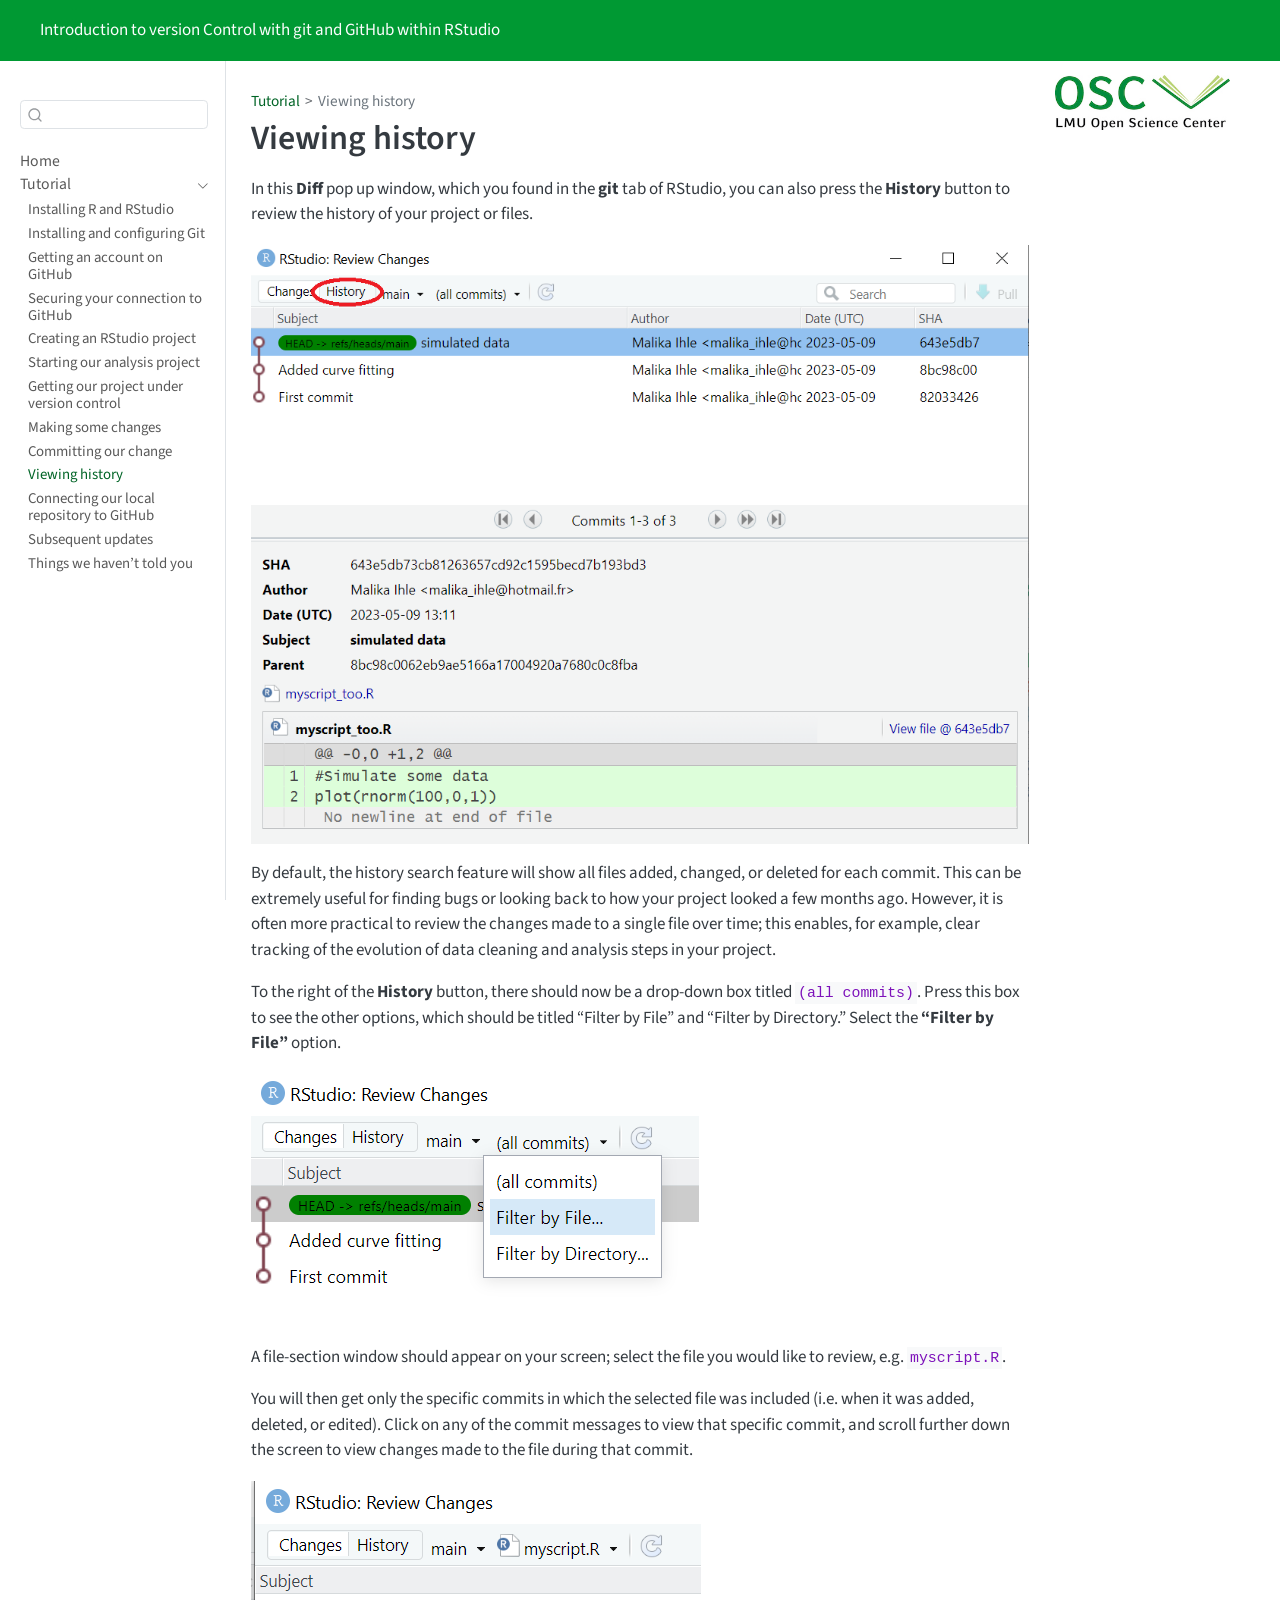
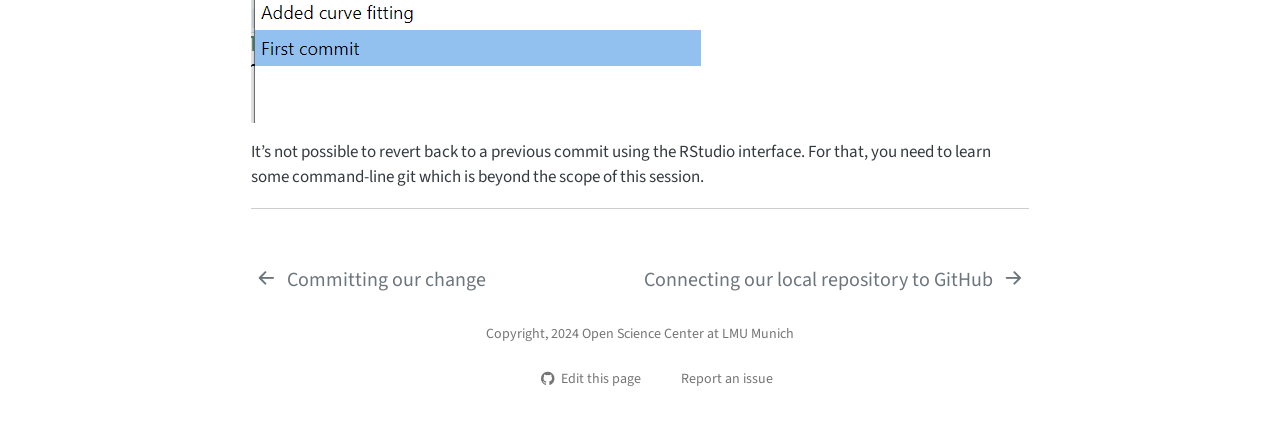
<file: viewing_history.html>
<!DOCTYPE html>
<html xmlns="http://www.w3.org/1999/xhtml" lang="en" xml:lang="en"><head>

<meta charset="utf-8">
<meta name="generator" content="quarto-1.5.57">

<meta name="viewport" content="width=device-width, initial-scale=1.0, user-scalable=yes">


<title>Viewing history</title>
<style>
code{white-space: pre-wrap;}
span.smallcaps{font-variant: small-caps;}
div.columns{display: flex; gap: min(4vw, 1.5em);}
div.column{flex: auto; overflow-x: auto;}
div.hanging-indent{margin-left: 1.5em; text-indent: -1.5em;}
ul.task-list{list-style: none;}
ul.task-list li input[type="checkbox"] {
  width: 0.8em;
  margin: 0 0.8em 0.2em -1em; /* quarto-specific, see https://github.com/quarto-dev/quarto-cli/issues/4556 */ 
  vertical-align: middle;
}
</style>


<script src="site_libs/quarto-nav/quarto-nav.js"></script>
<script src="site_libs/quarto-nav/headroom.min.js"></script>
<script src="site_libs/clipboard/clipboard.min.js"></script>
<script src="site_libs/quarto-search/autocomplete.umd.js"></script>
<script src="site_libs/quarto-search/fuse.min.js"></script>
<script src="site_libs/quarto-search/quarto-search.js"></script>
<meta name="quarto:offset" content="./">
<link href="./github_sync.html" rel="next">
<link href="./commit.html" rel="prev">
<link href="./assets/LMU-OSC_favicon.jpg" rel="icon" type="image/jpeg">
<script src="site_libs/quarto-html/quarto.js"></script>
<script src="site_libs/quarto-html/popper.min.js"></script>
<script src="site_libs/quarto-html/tippy.umd.min.js"></script>
<script src="site_libs/quarto-html/anchor.min.js"></script>
<link href="site_libs/quarto-html/tippy.css" rel="stylesheet">
<link href="site_libs/quarto-html/quarto-syntax-highlighting.css" rel="stylesheet" id="quarto-text-highlighting-styles">
<script src="site_libs/bootstrap/bootstrap.min.js"></script>
<link href="site_libs/bootstrap/bootstrap-icons.css" rel="stylesheet">
<link href="site_libs/bootstrap/bootstrap.min.css" rel="stylesheet" id="quarto-bootstrap" data-mode="light">
<script id="quarto-search-options" type="application/json">{
  "location": "sidebar",
  "copy-button": false,
  "collapse-after": 3,
  "panel-placement": "start",
  "type": "textbox",
  "limit": 50,
  "keyboard-shortcut": [
    "f",
    "/",
    "s"
  ],
  "language": {
    "search-no-results-text": "No results",
    "search-matching-documents-text": "matching documents",
    "search-copy-link-title": "Copy link to search",
    "search-hide-matches-text": "Hide additional matches",
    "search-more-match-text": "more match in this document",
    "search-more-matches-text": "more matches in this document",
    "search-clear-button-title": "Clear",
    "search-text-placeholder": "",
    "search-detached-cancel-button-title": "Cancel",
    "search-submit-button-title": "Submit",
    "search-label": "Search"
  }
}</script>


<link rel="stylesheet" href="styles.css">
</head>

<body class="nav-sidebar docked nav-fixed">

<div id="quarto-search-results"></div>
  <header id="quarto-header" class="headroom fixed-top">
    <nav class="navbar navbar-expand-lg " data-bs-theme="dark">
      <div class="navbar-container container-fluid">
          <button class="navbar-toggler" type="button" data-bs-toggle="collapse" data-bs-target="#navbarCollapse" aria-controls="navbarCollapse" role="menu" aria-expanded="false" aria-label="Toggle navigation" onclick="if (window.quartoToggleHeadroom) { window.quartoToggleHeadroom(); }">
  <span class="navbar-toggler-icon"></span>
</button>
          <div class="collapse navbar-collapse" id="navbarCollapse">
            <ul class="navbar-nav navbar-nav-scroll me-auto">
  <li class="nav-item">
    <a class="nav-link active" href="./index.html" aria-current="page"> 
<span class="menu-text">Introduction to version Control with git and GitHub within RStudio</span></a>
  </li>  
</ul>
          </div> <!-- /navcollapse -->
            <div class="quarto-navbar-tools">
</div>
      </div> <!-- /container-fluid -->
    </nav>
  <nav class="quarto-secondary-nav">
    <div class="container-fluid d-flex">
      <button type="button" class="quarto-btn-toggle btn" data-bs-toggle="collapse" role="button" data-bs-target=".quarto-sidebar-collapse-item" aria-controls="quarto-sidebar" aria-expanded="false" aria-label="Toggle sidebar navigation" onclick="if (window.quartoToggleHeadroom) { window.quartoToggleHeadroom(); }">
        <i class="bi bi-layout-text-sidebar-reverse"></i>
      </button>
        <nav class="quarto-page-breadcrumbs" aria-label="breadcrumb"><ol class="breadcrumb"><li class="breadcrumb-item"><a href="./installing_software.html">Tutorial</a></li><li class="breadcrumb-item"><a href="./viewing_history.html">Viewing history</a></li></ol></nav>
        <a class="flex-grow-1" role="navigation" data-bs-toggle="collapse" data-bs-target=".quarto-sidebar-collapse-item" aria-controls="quarto-sidebar" aria-expanded="false" aria-label="Toggle sidebar navigation" onclick="if (window.quartoToggleHeadroom) { window.quartoToggleHeadroom(); }">      
        </a>
      <button type="button" class="btn quarto-search-button" aria-label="Search" onclick="window.quartoOpenSearch();">
        <i class="bi bi-search"></i>
      </button>
    </div>
  </nav>
</header>
<!-- content -->
<div id="quarto-content" class="quarto-container page-columns page-rows-contents page-layout-article page-navbar">
<!-- sidebar -->
  <nav id="quarto-sidebar" class="sidebar collapse collapse-horizontal quarto-sidebar-collapse-item sidebar-navigation docked overflow-auto">
        <div class="mt-2 flex-shrink-0 align-items-center">
        <div class="sidebar-search">
        <div id="quarto-search" class="" title="Search"></div>
        </div>
        </div>
    <div class="sidebar-menu-container"> 
    <ul class="list-unstyled mt-1">
        <li class="sidebar-item">
  <div class="sidebar-item-container"> 
  <a href="./index.html" class="sidebar-item-text sidebar-link">
 <span class="menu-text">Home</span></a>
  </div>
</li>
        <li class="sidebar-item sidebar-item-section">
      <div class="sidebar-item-container"> 
            <a class="sidebar-item-text sidebar-link text-start" data-bs-toggle="collapse" data-bs-target="#quarto-sidebar-section-1" role="navigation" aria-expanded="true">
 <span class="menu-text">Tutorial</span></a>
          <a class="sidebar-item-toggle text-start" data-bs-toggle="collapse" data-bs-target="#quarto-sidebar-section-1" role="navigation" aria-expanded="true" aria-label="Toggle section">
            <i class="bi bi-chevron-right ms-2"></i>
          </a> 
      </div>
      <ul id="quarto-sidebar-section-1" class="collapse list-unstyled sidebar-section depth1 show">  
          <li class="sidebar-item">
  <div class="sidebar-item-container"> 
  <a href="./installing_software.html" class="sidebar-item-text sidebar-link">
 <span class="menu-text">Installing R and RStudio</span></a>
  </div>
</li>
          <li class="sidebar-item">
  <div class="sidebar-item-container"> 
  <a href="./installing_git.html" class="sidebar-item-text sidebar-link">
 <span class="menu-text">Installing and configuring Git</span></a>
  </div>
</li>
          <li class="sidebar-item">
  <div class="sidebar-item-container"> 
  <a href="./github.html" class="sidebar-item-text sidebar-link">
 <span class="menu-text">Getting an account on GitHub</span></a>
  </div>
</li>
          <li class="sidebar-item">
  <div class="sidebar-item-container"> 
  <a href="./SSH.html" class="sidebar-item-text sidebar-link">
 <span class="menu-text">Securing your connection to GitHub</span></a>
  </div>
</li>
          <li class="sidebar-item">
  <div class="sidebar-item-container"> 
  <a href="./rstudio_project.html" class="sidebar-item-text sidebar-link">
 <span class="menu-text">Creating an RStudio project</span></a>
  </div>
</li>
          <li class="sidebar-item">
  <div class="sidebar-item-container"> 
  <a href="./analysis_start.html" class="sidebar-item-text sidebar-link">
 <span class="menu-text">Starting our analysis project</span></a>
  </div>
</li>
          <li class="sidebar-item">
  <div class="sidebar-item-container"> 
  <a href="./version_control.html" class="sidebar-item-text sidebar-link">
 <span class="menu-text">Getting our project under version control</span></a>
  </div>
</li>
          <li class="sidebar-item">
  <div class="sidebar-item-container"> 
  <a href="./making_change.html" class="sidebar-item-text sidebar-link">
 <span class="menu-text">Making some changes</span></a>
  </div>
</li>
          <li class="sidebar-item">
  <div class="sidebar-item-container"> 
  <a href="./commit.html" class="sidebar-item-text sidebar-link">
 <span class="menu-text">Committing our change</span></a>
  </div>
</li>
          <li class="sidebar-item">
  <div class="sidebar-item-container"> 
  <a href="./viewing_history.html" class="sidebar-item-text sidebar-link active">
 <span class="menu-text">Viewing history</span></a>
  </div>
</li>
          <li class="sidebar-item">
  <div class="sidebar-item-container"> 
  <a href="./github_sync.html" class="sidebar-item-text sidebar-link">
 <span class="menu-text">Connecting our local repository to GitHub</span></a>
  </div>
</li>
          <li class="sidebar-item">
  <div class="sidebar-item-container"> 
  <a href="./updates.html" class="sidebar-item-text sidebar-link">
 <span class="menu-text">Subsequent updates</span></a>
  </div>
</li>
          <li class="sidebar-item">
  <div class="sidebar-item-container"> 
  <a href="./next_steps.html" class="sidebar-item-text sidebar-link">
 <span class="menu-text">Things we haven’t told you</span></a>
  </div>
</li>
      </ul>
  </li>
    </ul>
    </div>
</nav>
<div id="quarto-sidebar-glass" class="quarto-sidebar-collapse-item" data-bs-toggle="collapse" data-bs-target=".quarto-sidebar-collapse-item"></div>
<!-- margin-sidebar -->
    <div id="quarto-margin-sidebar" class="sidebar margin-sidebar"><div class="quarto-margin-header"><div class="margin-header-item">
<p><img src=".\assets/LMU-OSC_logo.jpg" class="img-fluid" width="175"></p>
</div></div>
        
    </div>
<!-- main -->
<main class="content" id="quarto-document-content">

<header id="title-block-header" class="quarto-title-block default"><nav class="quarto-page-breadcrumbs quarto-title-breadcrumbs d-none d-lg-block" aria-label="breadcrumb"><ol class="breadcrumb"><li class="breadcrumb-item"><a href="./installing_software.html">Tutorial</a></li><li class="breadcrumb-item"><a href="./viewing_history.html">Viewing history</a></li></ol></nav>
<div class="quarto-title">
<h1 class="title">Viewing history</h1>
</div>



<div class="quarto-title-meta">

    
  
    
  </div>
  


</header>


<p>In this <strong>Diff</strong> pop up window, which you found in the <strong>git</strong> tab of RStudio, you can also press the <strong>History</strong> button to review the history of your project or files.</p>
<p><img src="./assets/git_history_tab.png" class="img-fluid"></p>
<p>By default, the history search feature will show all files added, changed, or deleted for each commit. This can be extremely useful for finding bugs or looking back to how your project looked a few months ago. However, it is often more practical to review the changes made to a single file over time; this enables, for example, clear tracking of the evolution of data cleaning and analysis steps in your project.</p>
<p>To the right of the <strong>History</strong> button, there should now be a drop-down box titled <code>(all commits)</code>. Press this box to see the other options, which should be titled “Filter by File” and “Filter by Directory.” Select the <strong>“Filter by File”</strong> option.</p>
<p><img src="./assets/git_history_tab_filter.png" class="img-fluid"></p>
<p>A file-section window should appear on your screen; select the file you would like to review, e.g.&nbsp;<code>myscript.R</code>.</p>
<p>You will then get only the specific commits in which the selected file was included (i.e.&nbsp;when it was added, deleted, or edited). Click on any of the commit messages to view that specific commit, and scroll further down the screen to view changes made to the file during that commit.</p>
<p><img src="./assets/git_history_tab_filter_example.png" class="img-fluid"></p>
<p>It’s not possible to revert back to a previous commit using the RStudio interface. For that, you need to learn some command-line git which is beyond the scope of this session.</p>
<hr>



</main> <!-- /main -->
<script id="quarto-html-after-body" type="application/javascript">
window.document.addEventListener("DOMContentLoaded", function (event) {
  const toggleBodyColorMode = (bsSheetEl) => {
    const mode = bsSheetEl.getAttribute("data-mode");
    const bodyEl = window.document.querySelector("body");
    if (mode === "dark") {
      bodyEl.classList.add("quarto-dark");
      bodyEl.classList.remove("quarto-light");
    } else {
      bodyEl.classList.add("quarto-light");
      bodyEl.classList.remove("quarto-dark");
    }
  }
  const toggleBodyColorPrimary = () => {
    const bsSheetEl = window.document.querySelector("link#quarto-bootstrap");
    if (bsSheetEl) {
      toggleBodyColorMode(bsSheetEl);
    }
  }
  toggleBodyColorPrimary();  
  const icon = "";
  const anchorJS = new window.AnchorJS();
  anchorJS.options = {
    placement: 'right',
    icon: icon
  };
  anchorJS.add('.anchored');
  const isCodeAnnotation = (el) => {
    for (const clz of el.classList) {
      if (clz.startsWith('code-annotation-')) {                     
        return true;
      }
    }
    return false;
  }
  const onCopySuccess = function(e) {
    // button target
    const button = e.trigger;
    // don't keep focus
    button.blur();
    // flash "checked"
    button.classList.add('code-copy-button-checked');
    var currentTitle = button.getAttribute("title");
    button.setAttribute("title", "Copied!");
    let tooltip;
    if (window.bootstrap) {
      button.setAttribute("data-bs-toggle", "tooltip");
      button.setAttribute("data-bs-placement", "left");
      button.setAttribute("data-bs-title", "Copied!");
      tooltip = new bootstrap.Tooltip(button, 
        { trigger: "manual", 
          customClass: "code-copy-button-tooltip",
          offset: [0, -8]});
      tooltip.show();    
    }
    setTimeout(function() {
      if (tooltip) {
        tooltip.hide();
        button.removeAttribute("data-bs-title");
        button.removeAttribute("data-bs-toggle");
        button.removeAttribute("data-bs-placement");
      }
      button.setAttribute("title", currentTitle);
      button.classList.remove('code-copy-button-checked');
    }, 1000);
    // clear code selection
    e.clearSelection();
  }
  const getTextToCopy = function(trigger) {
      const codeEl = trigger.previousElementSibling.cloneNode(true);
      for (const childEl of codeEl.children) {
        if (isCodeAnnotation(childEl)) {
          childEl.remove();
        }
      }
      return codeEl.innerText;
  }
  const clipboard = new window.ClipboardJS('.code-copy-button:not([data-in-quarto-modal])', {
    text: getTextToCopy
  });
  clipboard.on('success', onCopySuccess);
  if (window.document.getElementById('quarto-embedded-source-code-modal')) {
    // For code content inside modals, clipBoardJS needs to be initialized with a container option
    // TODO: Check when it could be a function (https://github.com/zenorocha/clipboard.js/issues/860)
    const clipboardModal = new window.ClipboardJS('.code-copy-button[data-in-quarto-modal]', {
      text: getTextToCopy,
      container: window.document.getElementById('quarto-embedded-source-code-modal')
    });
    clipboardModal.on('success', onCopySuccess);
  }
    var localhostRegex = new RegExp(/^(?:http|https):\/\/localhost\:?[0-9]*\//);
    var mailtoRegex = new RegExp(/^mailto:/);
      var filterRegex = new RegExp('/' + window.location.host + '/');
    var isInternal = (href) => {
        return filterRegex.test(href) || localhostRegex.test(href) || mailtoRegex.test(href);
    }
    // Inspect non-navigation links and adorn them if external
 	var links = window.document.querySelectorAll('a[href]:not(.nav-link):not(.navbar-brand):not(.toc-action):not(.sidebar-link):not(.sidebar-item-toggle):not(.pagination-link):not(.no-external):not([aria-hidden]):not(.dropdown-item):not(.quarto-navigation-tool):not(.about-link)');
    for (var i=0; i<links.length; i++) {
      const link = links[i];
      if (!isInternal(link.href)) {
        // undo the damage that might have been done by quarto-nav.js in the case of
        // links that we want to consider external
        if (link.dataset.originalHref !== undefined) {
          link.href = link.dataset.originalHref;
        }
      }
    }
  function tippyHover(el, contentFn, onTriggerFn, onUntriggerFn) {
    const config = {
      allowHTML: true,
      maxWidth: 500,
      delay: 100,
      arrow: false,
      appendTo: function(el) {
          return el.parentElement;
      },
      interactive: true,
      interactiveBorder: 10,
      theme: 'quarto',
      placement: 'bottom-start',
    };
    if (contentFn) {
      config.content = contentFn;
    }
    if (onTriggerFn) {
      config.onTrigger = onTriggerFn;
    }
    if (onUntriggerFn) {
      config.onUntrigger = onUntriggerFn;
    }
    window.tippy(el, config); 
  }
  const noterefs = window.document.querySelectorAll('a[role="doc-noteref"]');
  for (var i=0; i<noterefs.length; i++) {
    const ref = noterefs[i];
    tippyHover(ref, function() {
      // use id or data attribute instead here
      let href = ref.getAttribute('data-footnote-href') || ref.getAttribute('href');
      try { href = new URL(href).hash; } catch {}
      const id = href.replace(/^#\/?/, "");
      const note = window.document.getElementById(id);
      if (note) {
        return note.innerHTML;
      } else {
        return "";
      }
    });
  }
  const xrefs = window.document.querySelectorAll('a.quarto-xref');
  const processXRef = (id, note) => {
    // Strip column container classes
    const stripColumnClz = (el) => {
      el.classList.remove("page-full", "page-columns");
      if (el.children) {
        for (const child of el.children) {
          stripColumnClz(child);
        }
      }
    }
    stripColumnClz(note)
    if (id === null || id.startsWith('sec-')) {
      // Special case sections, only their first couple elements
      const container = document.createElement("div");
      if (note.children && note.children.length > 2) {
        container.appendChild(note.children[0].cloneNode(true));
        for (let i = 1; i < note.children.length; i++) {
          const child = note.children[i];
          if (child.tagName === "P" && child.innerText === "") {
            continue;
          } else {
            container.appendChild(child.cloneNode(true));
            break;
          }
        }
        if (window.Quarto?.typesetMath) {
          window.Quarto.typesetMath(container);
        }
        return container.innerHTML
      } else {
        if (window.Quarto?.typesetMath) {
          window.Quarto.typesetMath(note);
        }
        return note.innerHTML;
      }
    } else {
      // Remove any anchor links if they are present
      const anchorLink = note.querySelector('a.anchorjs-link');
      if (anchorLink) {
        anchorLink.remove();
      }
      if (window.Quarto?.typesetMath) {
        window.Quarto.typesetMath(note);
      }
      // TODO in 1.5, we should make sure this works without a callout special case
      if (note.classList.contains("callout")) {
        return note.outerHTML;
      } else {
        return note.innerHTML;
      }
    }
  }
  for (var i=0; i<xrefs.length; i++) {
    const xref = xrefs[i];
    tippyHover(xref, undefined, function(instance) {
      instance.disable();
      let url = xref.getAttribute('href');
      let hash = undefined; 
      if (url.startsWith('#')) {
        hash = url;
      } else {
        try { hash = new URL(url).hash; } catch {}
      }
      if (hash) {
        const id = hash.replace(/^#\/?/, "");
        const note = window.document.getElementById(id);
        if (note !== null) {
          try {
            const html = processXRef(id, note.cloneNode(true));
            instance.setContent(html);
          } finally {
            instance.enable();
            instance.show();
          }
        } else {
          // See if we can fetch this
          fetch(url.split('#')[0])
          .then(res => res.text())
          .then(html => {
            const parser = new DOMParser();
            const htmlDoc = parser.parseFromString(html, "text/html");
            const note = htmlDoc.getElementById(id);
            if (note !== null) {
              const html = processXRef(id, note);
              instance.setContent(html);
            } 
          }).finally(() => {
            instance.enable();
            instance.show();
          });
        }
      } else {
        // See if we can fetch a full url (with no hash to target)
        // This is a special case and we should probably do some content thinning / targeting
        fetch(url)
        .then(res => res.text())
        .then(html => {
          const parser = new DOMParser();
          const htmlDoc = parser.parseFromString(html, "text/html");
          const note = htmlDoc.querySelector('main.content');
          if (note !== null) {
            // This should only happen for chapter cross references
            // (since there is no id in the URL)
            // remove the first header
            if (note.children.length > 0 && note.children[0].tagName === "HEADER") {
              note.children[0].remove();
            }
            const html = processXRef(null, note);
            instance.setContent(html);
          } 
        }).finally(() => {
          instance.enable();
          instance.show();
        });
      }
    }, function(instance) {
    });
  }
      let selectedAnnoteEl;
      const selectorForAnnotation = ( cell, annotation) => {
        let cellAttr = 'data-code-cell="' + cell + '"';
        let lineAttr = 'data-code-annotation="' +  annotation + '"';
        const selector = 'span[' + cellAttr + '][' + lineAttr + ']';
        return selector;
      }
      const selectCodeLines = (annoteEl) => {
        const doc = window.document;
        const targetCell = annoteEl.getAttribute("data-target-cell");
        const targetAnnotation = annoteEl.getAttribute("data-target-annotation");
        const annoteSpan = window.document.querySelector(selectorForAnnotation(targetCell, targetAnnotation));
        const lines = annoteSpan.getAttribute("data-code-lines").split(",");
        const lineIds = lines.map((line) => {
          return targetCell + "-" + line;
        })
        let top = null;
        let height = null;
        let parent = null;
        if (lineIds.length > 0) {
            //compute the position of the single el (top and bottom and make a div)
            const el = window.document.getElementById(lineIds[0]);
            top = el.offsetTop;
            height = el.offsetHeight;
            parent = el.parentElement.parentElement;
          if (lineIds.length > 1) {
            const lastEl = window.document.getElementById(lineIds[lineIds.length - 1]);
            const bottom = lastEl.offsetTop + lastEl.offsetHeight;
            height = bottom - top;
          }
          if (top !== null && height !== null && parent !== null) {
            // cook up a div (if necessary) and position it 
            let div = window.document.getElementById("code-annotation-line-highlight");
            if (div === null) {
              div = window.document.createElement("div");
              div.setAttribute("id", "code-annotation-line-highlight");
              div.style.position = 'absolute';
              parent.appendChild(div);
            }
            div.style.top = top - 2 + "px";
            div.style.height = height + 4 + "px";
            div.style.left = 0;
            let gutterDiv = window.document.getElementById("code-annotation-line-highlight-gutter");
            if (gutterDiv === null) {
              gutterDiv = window.document.createElement("div");
              gutterDiv.setAttribute("id", "code-annotation-line-highlight-gutter");
              gutterDiv.style.position = 'absolute';
              const codeCell = window.document.getElementById(targetCell);
              const gutter = codeCell.querySelector('.code-annotation-gutter');
              gutter.appendChild(gutterDiv);
            }
            gutterDiv.style.top = top - 2 + "px";
            gutterDiv.style.height = height + 4 + "px";
          }
          selectedAnnoteEl = annoteEl;
        }
      };
      const unselectCodeLines = () => {
        const elementsIds = ["code-annotation-line-highlight", "code-annotation-line-highlight-gutter"];
        elementsIds.forEach((elId) => {
          const div = window.document.getElementById(elId);
          if (div) {
            div.remove();
          }
        });
        selectedAnnoteEl = undefined;
      };
        // Handle positioning of the toggle
    window.addEventListener(
      "resize",
      throttle(() => {
        elRect = undefined;
        if (selectedAnnoteEl) {
          selectCodeLines(selectedAnnoteEl);
        }
      }, 10)
    );
    function throttle(fn, ms) {
    let throttle = false;
    let timer;
      return (...args) => {
        if(!throttle) { // first call gets through
            fn.apply(this, args);
            throttle = true;
        } else { // all the others get throttled
            if(timer) clearTimeout(timer); // cancel #2
            timer = setTimeout(() => {
              fn.apply(this, args);
              timer = throttle = false;
            }, ms);
        }
      };
    }
      // Attach click handler to the DT
      const annoteDls = window.document.querySelectorAll('dt[data-target-cell]');
      for (const annoteDlNode of annoteDls) {
        annoteDlNode.addEventListener('click', (event) => {
          const clickedEl = event.target;
          if (clickedEl !== selectedAnnoteEl) {
            unselectCodeLines();
            const activeEl = window.document.querySelector('dt[data-target-cell].code-annotation-active');
            if (activeEl) {
              activeEl.classList.remove('code-annotation-active');
            }
            selectCodeLines(clickedEl);
            clickedEl.classList.add('code-annotation-active');
          } else {
            // Unselect the line
            unselectCodeLines();
            clickedEl.classList.remove('code-annotation-active');
          }
        });
      }
  const findCites = (el) => {
    const parentEl = el.parentElement;
    if (parentEl) {
      const cites = parentEl.dataset.cites;
      if (cites) {
        return {
          el,
          cites: cites.split(' ')
        };
      } else {
        return findCites(el.parentElement)
      }
    } else {
      return undefined;
    }
  };
  var bibliorefs = window.document.querySelectorAll('a[role="doc-biblioref"]');
  for (var i=0; i<bibliorefs.length; i++) {
    const ref = bibliorefs[i];
    const citeInfo = findCites(ref);
    if (citeInfo) {
      tippyHover(citeInfo.el, function() {
        var popup = window.document.createElement('div');
        citeInfo.cites.forEach(function(cite) {
          var citeDiv = window.document.createElement('div');
          citeDiv.classList.add('hanging-indent');
          citeDiv.classList.add('csl-entry');
          var biblioDiv = window.document.getElementById('ref-' + cite);
          if (biblioDiv) {
            citeDiv.innerHTML = biblioDiv.innerHTML;
          }
          popup.appendChild(citeDiv);
        });
        return popup.innerHTML;
      });
    }
  }
});
</script>
<nav class="page-navigation">
  <div class="nav-page nav-page-previous">
      <a href="./commit.html" class="pagination-link" aria-label="Committing our change">
        <i class="bi bi-arrow-left-short"></i> <span class="nav-page-text">Committing our change</span>
      </a>          
  </div>
  <div class="nav-page nav-page-next">
      <a href="./github_sync.html" class="pagination-link" aria-label="Connecting our local repository to GitHub">
        <span class="nav-page-text">Connecting our local repository to GitHub</span> <i class="bi bi-arrow-right-short"></i>
      </a>
  </div>
</nav>
</div> <!-- /content -->
<footer class="footer">
  <div class="nav-footer">
    <div class="nav-footer-left">
      &nbsp;
    </div>   
    <div class="nav-footer-center">
<p>Copyright, 2024 Open Science Center at LMU Munich</p>
<div class="toc-actions"><ul><li><a href="https://github.com/sprocketsullivan/Introduction-RStudio-Git-GitHub_Berlin/edit/main/viewing_history.qmd" class="toc-action"><i class="bi bi-github"></i>Edit this page</a></li><li><a href="https://github.com/sprocketsullivan/Introduction-RStudio-Git-GitHub_Berlin/issues/new" class="toc-action"><i class="bi empty"></i>Report an issue</a></li></ul></div></div>
    <div class="nav-footer-right">
      &nbsp;
    </div>
  </div>
</footer>




</body></html>
</file>
<file: site_libs/quarto-html/tippy.css>
.tippy-box[data-animation=fade][data-state=hidden]{opacity:0}[data-tippy-root]{max-width:calc(100vw - 10px)}.tippy-box{position:relative;background-color:#333;color:#fff;border-radius:4px;font-size:14px;line-height:1.4;white-space:normal;outline:0;transition-property:transform,visibility,opacity}.tippy-box[data-placement^=top]>.tippy-arrow{bottom:0}.tippy-box[data-placement^=top]>.tippy-arrow:before{bottom:-7px;left:0;border-width:8px 8px 0;border-top-color:initial;transform-origin:center top}.tippy-box[data-placement^=bottom]>.tippy-arrow{top:0}.tippy-box[data-placement^=bottom]>.tippy-arrow:before{top:-7px;left:0;border-width:0 8px 8px;border-bottom-color:initial;transform-origin:center bottom}.tippy-box[data-placement^=left]>.tippy-arrow{right:0}.tippy-box[data-placement^=left]>.tippy-arrow:before{border-width:8px 0 8px 8px;border-left-color:initial;right:-7px;transform-origin:center left}.tippy-box[data-placement^=right]>.tippy-arrow{left:0}.tippy-box[data-placement^=right]>.tippy-arrow:before{left:-7px;border-width:8px 8px 8px 0;border-right-color:initial;transform-origin:center right}.tippy-box[data-inertia][data-state=visible]{transition-timing-function:cubic-bezier(.54,1.5,.38,1.11)}.tippy-arrow{width:16px;height:16px;color:#333}.tippy-arrow:before{content:"";position:absolute;border-color:transparent;border-style:solid}.tippy-content{position:relative;padding:5px 9px;z-index:1}
</file>
<file: site_libs/quarto-html/quarto-syntax-highlighting.css>
/* quarto syntax highlight colors */
:root {
  --quarto-hl-ot-color: #003B4F;
  --quarto-hl-at-color: #657422;
  --quarto-hl-ss-color: #20794D;
  --quarto-hl-an-color: #5E5E5E;
  --quarto-hl-fu-color: #4758AB;
  --quarto-hl-st-color: #20794D;
  --quarto-hl-cf-color: #003B4F;
  --quarto-hl-op-color: #5E5E5E;
  --quarto-hl-er-color: #AD0000;
  --quarto-hl-bn-color: #AD0000;
  --quarto-hl-al-color: #AD0000;
  --quarto-hl-va-color: #111111;
  --quarto-hl-bu-color: inherit;
  --quarto-hl-ex-color: inherit;
  --quarto-hl-pp-color: #AD0000;
  --quarto-hl-in-color: #5E5E5E;
  --quarto-hl-vs-color: #20794D;
  --quarto-hl-wa-color: #5E5E5E;
  --quarto-hl-do-color: #5E5E5E;
  --quarto-hl-im-color: #00769E;
  --quarto-hl-ch-color: #20794D;
  --quarto-hl-dt-color: #AD0000;
  --quarto-hl-fl-color: #AD0000;
  --quarto-hl-co-color: #5E5E5E;
  --quarto-hl-cv-color: #5E5E5E;
  --quarto-hl-cn-color: #8f5902;
  --quarto-hl-sc-color: #5E5E5E;
  --quarto-hl-dv-color: #AD0000;
  --quarto-hl-kw-color: #003B4F;
}

/* other quarto variables */
:root {
  --quarto-font-monospace: SFMono-Regular, Menlo, Monaco, Consolas, "Liberation Mono", "Courier New", monospace;
}

pre > code.sourceCode > span {
  color: #003B4F;
}

code span {
  color: #003B4F;
}

code.sourceCode > span {
  color: #003B4F;
}

div.sourceCode,
div.sourceCode pre.sourceCode {
  color: #003B4F;
}

code span.ot {
  color: #003B4F;
  font-style: inherit;
}

code span.at {
  color: #657422;
  font-style: inherit;
}

code span.ss {
  color: #20794D;
  font-style: inherit;
}

code span.an {
  color: #5E5E5E;
  font-style: inherit;
}

code span.fu {
  color: #4758AB;
  font-style: inherit;
}

code span.st {
  color: #20794D;
  font-style: inherit;
}

code span.cf {
  color: #003B4F;
  font-weight: bold;
  font-style: inherit;
}

code span.op {
  color: #5E5E5E;
  font-style: inherit;
}

code span.er {
  color: #AD0000;
  font-style: inherit;
}

code span.bn {
  color: #AD0000;
  font-style: inherit;
}

code span.al {
  color: #AD0000;
  font-style: inherit;
}

code span.va {
  color: #111111;
  font-style: inherit;
}

code span.bu {
  font-style: inherit;
}

code span.ex {
  font-style: inherit;
}

code span.pp {
  color: #AD0000;
  font-style: inherit;
}

code span.in {
  color: #5E5E5E;
  font-style: inherit;
}

code span.vs {
  color: #20794D;
  font-style: inherit;
}

code span.wa {
  color: #5E5E5E;
  font-style: italic;
}

code span.do {
  color: #5E5E5E;
  font-style: italic;
}

code span.im {
  color: #00769E;
  font-style: inherit;
}

code span.ch {
  color: #20794D;
  font-style: inherit;
}

code span.dt {
  color: #AD0000;
  font-style: inherit;
}

code span.fl {
  color: #AD0000;
  font-style: inherit;
}

code span.co {
  color: #5E5E5E;
  font-style: inherit;
}

code span.cv {
  color: #5E5E5E;
  font-style: italic;
}

code span.cn {
  color: #8f5902;
  font-style: inherit;
}

code span.sc {
  color: #5E5E5E;
  font-style: inherit;
}

code span.dv {
  color: #AD0000;
  font-style: inherit;
}

code span.kw {
  color: #003B4F;
  font-weight: bold;
  font-style: inherit;
}

.prevent-inlining {
  content: "</";
}

/*# sourceMappingURL=debc5d5d77c3f9108843748ff7464032.css.map */
</file>
<file: styles.css>
/* css styles */

.nav-page .nav-page-text {
  font-size: 15pt;
}
</file>
